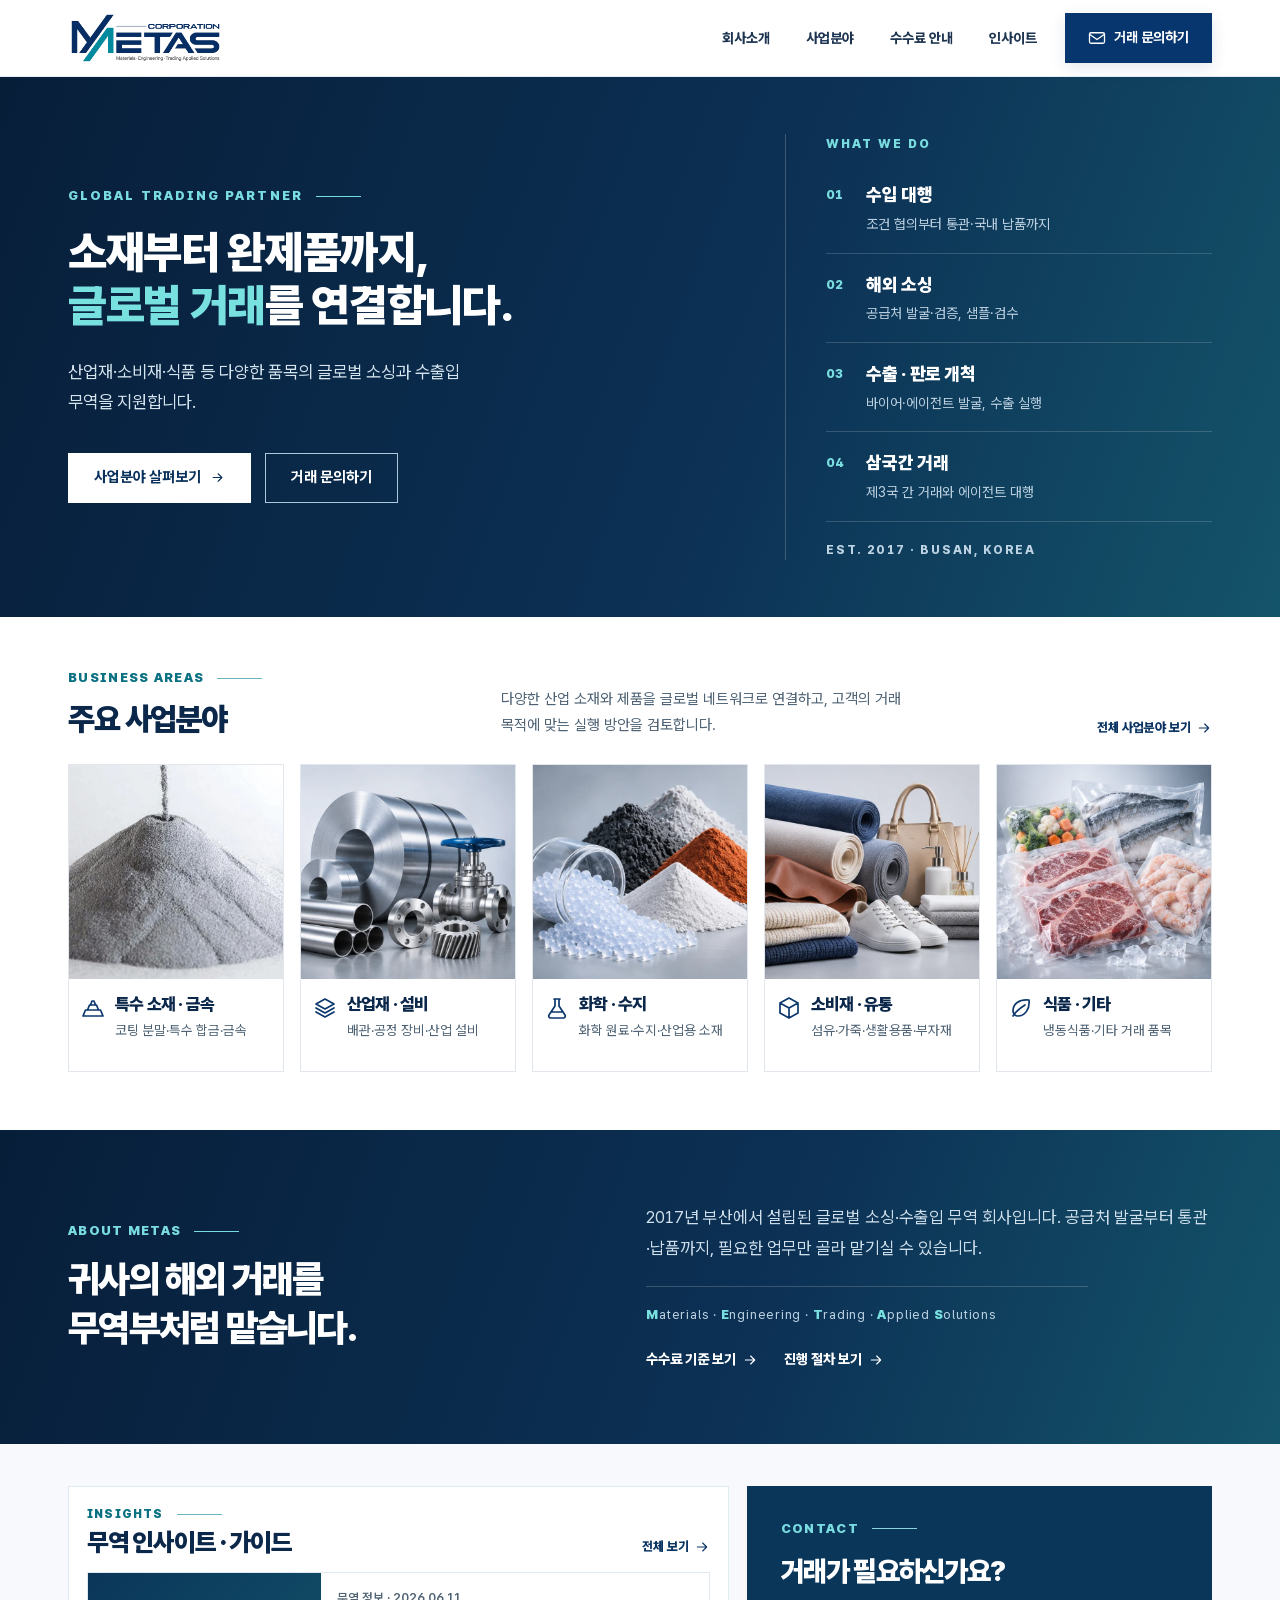
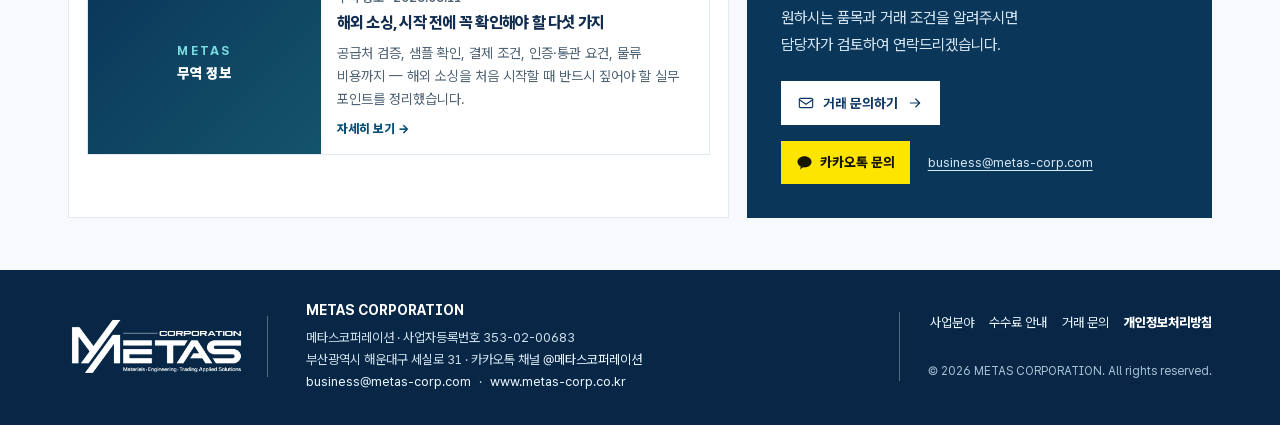
<file: index.html>
<!DOCTYPE html>

<html lang="ko">
<head>
<meta charset="utf-8"/>
<meta content="width=device-width, initial-scale=1.0" name="viewport"/>
<title>METAS CORPORATION / 글로벌 소싱·수출입 무역</title>
<meta content="메타스코퍼레이션의 글로벌 소싱, 수출입 무역대행 및 해외 거래 지원 서비스. 품목과 거래 조건을 알려주시면 분야별 담당자가 검토합니다." name="description"/>
<link href="https://www.metas-corp.co.kr/" rel="canonical"/>
<link href="assets/favicon.png?v=20261122-final-powder" rel="icon" sizes="64x64" type="image/png"/>
<link href="/favicon.ico?v=20261122-final-powder" rel="shortcut icon" type="image/x-icon"/>
<link href="assets/apple-touch-icon.png?v=20261122-final-powder" rel="apple-touch-icon" sizes="180x180"/>
<link href="assets/site.webmanifest?v=20261122-final-powder" rel="manifest"/>
<meta content="#062338" name="theme-color"/>
<meta content="ko_KR" property="og:locale"/>
<meta content="website" property="og:type"/>
<meta content="METAS CORPORATION" property="og:site_name"/>
<meta content="METAS CORPORATION / 글로벌 소싱·수출입 무역" property="og:title"/>
<meta content="메타스코퍼레이션의 글로벌 소싱, 수출입 무역대행 및 해외 거래 지원 서비스. 품목과 거래 조건을 알려주시면 분야별 담당자가 검토합니다." property="og:description"/>
<meta content="https://www.metas-corp.co.kr/" property="og:url"/>
<meta content="https://www.metas-corp.co.kr/assets/og-metas-corporation.jpg?v=20261122-final-powder" property="og:image"/>
<meta content="https://www.metas-corp.co.kr/assets/og-metas-corporation.jpg?v=20261122-final-powder" property="og:image:secure_url"/>
<meta content="image/jpeg" property="og:image:type"/>
<meta content="1200" property="og:image:width"/>
<meta content="630" property="og:image:height"/>
<meta content="METAS CORPORATION - 글로벌 소싱과 수출입 무역대행" property="og:image:alt"/>
<meta content="summary_large_image" name="twitter:card"/>
<meta content="METAS CORPORATION / 글로벌 소싱·수출입 무역" name="twitter:title"/>
<meta content="메타스코퍼레이션의 글로벌 소싱, 수출입 무역대행 및 해외 거래 지원 서비스. 품목과 거래 조건을 알려주시면 분야별 담당자가 검토합니다." name="twitter:description"/>
<meta content="https://www.metas-corp.co.kr/assets/og-metas-corporation.jpg?v=20261122-final-powder" name="twitter:image"/>
<link href="assets/site.css?v=20261122-1" rel="stylesheet"/>
<link href="assets/home.css?v=20261122-contained-final" rel="stylesheet"/>
<link href="assets/home-refinement.css?v=20261122-business-v2" rel="stylesheet"/>
<link href="assets/home-v3.css?v=20261122-v43" rel="stylesheet"/>
<script type="application/ld+json">{"@context": "https://schema.org", "@type": "Organization", "name": "METAS CORPORATION", "alternateName": "메타스코퍼레이션", "url": "https://www.metas-corp.co.kr/", "logo": "https://www.metas-corp.co.kr/assets/metas-logo-transparent.png", "email": "business@metas-corp.com", "foundingDate": "2017", "address": {"@type": "PostalAddress", "streetAddress": "세실로 31", "addressLocality": "해운대구", "addressRegion": "부산광역시", "addressCountry": "KR"}, "sameAs": ["http://pf.kakao.com/_SASyn"]}</script>
<link href="assets/fonts/pretendard/pretendardvariable-dynamic-subset.css" rel="stylesheet"/>
<link href="assets/typography.css?v=20261122-v34" rel="stylesheet"/>
<link href="assets/flat-corners.css?v=20261122-v3" rel="stylesheet"/>
</head>
<body class="home-page" id="top">
<a class="home-skip" href="#mainContent">본문 바로가기</a>
<header class="home-header"><div class="wrap nav">
<a aria-label="METAS CORPORATION 홈" class="brand" href="#top"><img alt="METAS CORPORATION" class="brand-logo" height="240" src="assets/metas-logo-transparent.png" width="720"/></a>
<button aria-controls="homeNavList" aria-expanded="false" aria-label="메뉴 열기" class="menu-toggle" type="button"><span></span><span></span><span></span></button>
<ul id="homeNavList"><li><a href="#about">회사소개</a></li><li><a href="#business">사업분야</a></li><li><a href="fee.html">수수료 안내</a></li><li><a href="#blog">인사이트</a></li></ul><a class="top-cta" href="inquiry.html"><span class="home-icon"><svg aria-hidden="true" viewbox="0 0 24 24"><rect height="14" rx="2" width="20" x="2" y="5"></rect><path d="m2 7 10 7 10-7"></path></svg></span> 거래 문의하기</a></div></header>
<main id="mainContent">
<section aria-labelledby="homeHeroTitle" class="home-hero">
<div class="wrap home-hero-wrap mx-hero">
<div class="home-hero-content reveal show">
<div class="home-kicker">GLOBAL TRADING PARTNER <span></span></div>
<h1 id="homeHeroTitle">소재부터 완제품까지,<br/><span class="mx-nw"><em>글로벌 거래</em>를 연결합니다.</span></h1>
<p>산업재·소비재·식품 등 다양한 품목의 글로벌 소싱과 수출입 무역을 지원합니다.</p>
<div class="home-hero-actions"><a class="btn primary" href="#business">사업분야 살펴보기 <span class="home-icon"><svg aria-hidden="true" viewbox="0 0 24 24"><path d="M5 12h14m-6-6 6 6-6 6"></path></svg></span></a><a class="btn ghost" href="inquiry.html">거래 문의하기</a></div>
</div>
<aside class="mx-hero-side" aria-label="메타스 업무">
<div class="mx-hero-label">WHAT WE DO</div>
<ol>
<li><span>01</span><strong>수입 대행</strong><em>조건 협의부터 통관·국내 납품까지</em></li>
<li><span>02</span><strong>해외 소싱</strong><em>공급처 발굴·검증, 샘플·검수</em></li>
<li><span>03</span><strong>수출 · 판로 개척</strong><em>바이어·에이전트 발굴, 수출 실행</em></li>
<li><span>04</span><strong>삼국간 거래</strong><em>제3국 간 거래와 에이전트 대행</em></li>
</ol>
<div class="mx-hero-fact">EST. 2017 · BUSAN, KOREA</div>
</aside>
</div>
</section>
<section aria-labelledby="businessTitle" class="home-section home-business" id="business">
<div class="wrap"><div class="home-section-title-row reveal"><div><div class="home-kicker">BUSINESS AREAS <span></span></div><h2 id="businessTitle">주요 사업분야</h2></div>
<p>다양한 산업 소재와 제품을 글로벌 네트워크로 연결하고, 고객의 거래 목적에 맞는 실행 방안을 검토합니다.</p>
<a class="home-text-link" href="business.html">전체 사업분야 보기 <span class="home-icon"><svg aria-hidden="true" viewbox="0 0 24 24"><path d="M5 12h14m-6-6 6 6-6 6"></path></svg></span></a></div>
<div class="home-business-grid"><a aria-label="특수 소재 · 금속 상세 사업분야 보기" class="home-business-card reveal" href="business.html#materials">
<picture><source media="(max-width:1020px)" srcset="assets/home-materials-wide.webp?v=20261122-v42" width="800" height="450"/><img alt="금속 분말" decoding="async" height="620" loading="lazy" src="assets/home-materials.webp?v=20261122-v42" width="620"/></picture>
<div class="home-business-card-body"><span class="home-icon business-icon"><svg aria-hidden="true" viewbox="0 0 24 24"><path d="M2 20l2.5-6h15L22 20H2ZM6.5 14 8.5 9h7l2 5M9.5 9l1.5-4h2l1.5 4"></path></svg></span><div><h3>특수 소재 · 금속</h3><p><span class="mx-seg">코팅 분말·</span><wbr/><span class="mx-seg">특수 합금·</span><wbr/><span class="mx-seg">금속</span></p></div></div></a><a aria-label="산업재 · 설비 상세 사업분야 보기" class="home-business-card reveal" href="business.html#industrial">
<img alt="배관자재, 밸브, 기계부품" decoding="async" height="620" loading="lazy" src="assets/home-industrial.webp?v=20261122-business-v2" width="620"/>
<div class="home-business-card-body"><span class="home-icon business-icon"><svg aria-hidden="true" viewbox="0 0 24 24"><path d="m12 3 9 5-9 5-9-5 9-5Zm-9 9 9 5 9-5M3 16l9 5 9-5"></path></svg></span><div><h3>산업재 · 설비</h3><p><span class="mx-seg">배관·</span><wbr/><span class="mx-seg">공정 장비·</span><wbr/><span class="mx-seg">산업 설비</span></p></div></div></a><a aria-label="화학 · 수지 상세 사업분야 보기" class="home-business-card reveal" href="business.html#chemical">
<img alt="수지 펠릿과 산업용 파우더" decoding="async" height="620" loading="lazy" src="assets/home-chemicals.webp?v=20261122-business-v2" width="620"/>
<div class="home-business-card-body"><span class="home-icon business-icon"><svg aria-hidden="true" viewbox="0 0 24 24"><path d="M9 3h6M10 3v7l-6 9a2 2 0 0 0 1.7 3h12.6a2 2 0 0 0 1.7-3l-6-9V3M7 16h10"></path></svg></span><div><h3>화학 · 수지</h3><p><span class="mx-seg">화학 원료·</span><wbr/><span class="mx-seg">수지·</span><wbr/><span class="mx-seg">산업용 소재</span></p></div></div></a><a aria-label="소비재 · 유통 상세 사업분야 보기" class="home-business-card reveal" href="business.html#consumer">
<img alt="섬유, 가죽, 신발과 생활용품" decoding="async" height="620" loading="lazy" src="assets/home-consumer.webp?v=20261122-business-v2" width="620"/>
<div class="home-business-card-body"><span class="home-icon business-icon"><svg aria-hidden="true" viewbox="0 0 24 24"><path d="m12 2 9 5-9 5-9-5 9-5ZM3 7v10l9 5 9-5V7M12 12v10"></path></svg></span><div><h3>소비재 · 유통</h3><p><span class="mx-seg">섬유·</span><wbr/><span class="mx-seg">가죽·</span><wbr/><span class="mx-seg">생활용품·</span><wbr/><span class="mx-seg">부자재</span></p></div></div></a><a aria-label="식품 · 기타 상세 사업분야 보기" class="home-business-card reveal" href="business.html#food">
<img alt="포장된 냉동육 및 냉동식품" decoding="async" height="620" loading="lazy" src="assets/home-food.webp?v=20261122-business-v2" width="620"/>
<div class="home-business-card-body"><span class="home-icon business-icon"><svg aria-hidden="true" viewbox="0 0 24 24"><path d="M20 4C10 3 4 8 4 15a5 5 0 0 0 5 5c7 0 12-7 11-16ZM4 20c3-5 7-8 12-11"></path></svg></span><div><h3>식품 · 기타</h3><p><span class="mx-seg">냉동식품·</span><wbr/><span class="mx-seg">기타 거래 품목</span></p></div></div></a></div>
</div>
</section>
<section aria-labelledby="aboutTitle" class="mx-identity" id="about">
<div class="wrap mx-identity-grid">
<div class="mx-identity-head reveal"><div class="home-kicker">ABOUT METAS <span></span></div>
<h2 id="aboutTitle">귀사의 해외 거래를 <br/>무역부처럼 맡습니다.</h2></div>
<div class="mx-identity-body reveal">
<p>2017년 부산에서 설립된 글로벌 소싱·수출입 무역 회사입니다. 공급처 발굴부터 통관·납품까지, 필요한 업무만 골라 맡기실 수 있습니다.</p>
<p class="mx-motto"><b>M</b>aterials · <b>E</b>ngineering · <b>T</b>rading · <b>A</b>pplied <b>S</b>olutions</p>
<div class="mx-identity-services" aria-label="서비스">
<a href="inquiry.html#importProcessTitle"><span>01</span><strong>수입 대행</strong><em>조건 협의부터 통관·국내 납품까지</em></a>
<a href="inquiry.html"><span>02</span><strong>해외 소싱</strong><em>공급처 발굴·검증, 샘플·검수</em></a>
<a href="inquiry.html#exportProcessTitle"><span>03</span><strong>수출 · 판로 개척</strong><em>바이어·에이전트 발굴, 수출 실행</em></a>
<a href="business.html#services-scope"><span>04</span><strong>삼국간 거래</strong><em>제3국 간 거래와 에이전트 대행</em></a>
</div>
<div class="mx-identity-links"><a href="fee.html">수수료 기준 보기 <span class="home-icon"><svg aria-hidden="true" viewbox="0 0 24 24"><path d="M5 12h14m-6-6 6 6-6 6"></path></svg></span></a><a href="inquiry.html#importProcessTitle">진행 절차 보기 <span class="home-icon"><svg aria-hidden="true" viewbox="0 0 24 24"><path d="M5 12h14m-6-6 6 6-6 6"></path></svg></span></a></div>
</div>
</div>
</section>
<section aria-label="인사이트 및 거래 문의 안내" class="home-section home-editorial">
<div class="wrap home-editorial-grid"><div class="home-insights" id="blog"><div class="home-editorial-heading"><div><div class="home-kicker">INSIGHTS <span></span></div><h2>무역 인사이트 · 가이드</h2></div><a class="home-text-link" href="blog/index.html">전체 보기 <span class="home-icon"><svg aria-hidden="true" viewbox="0 0 24 24"><path d="M5 12h14m-6-6 6 6-6 6"></path></svg></span></a></div>
<div aria-live="polite" class="blog-grid home-blog-grid" data-limit="3" data-post-view="home" id="latestBlogGrid"><p class="post-status" role="status">등록된 블로그 글을 불러오고 있습니다.</p></div><noscript><a href="blog/index.html">블로그 전체 글 보기</a></noscript></div>
<aside class="home-contact-panel" id="contact"><div class="home-contact-content"><div class="home-kicker">CONTACT <span></span></div><h2>거래가 필요하신가요?</h2>
<p>원하시는 품목과 거래 조건을 알려주시면 담당자가 검토하여 연락드리겠습니다.</p>
<a class="btn light" href="inquiry.html"><span class="home-icon"><svg aria-hidden="true" viewbox="0 0 24 24"><rect height="14" rx="2" width="20" x="2" y="5"></rect><path d="m2 7 10 7 10-7"></path></svg></span> 거래 문의하기 <span class="home-icon"><svg aria-hidden="true" viewbox="0 0 24 24"><path d="M5 12h14m-6-6 6 6-6 6"></path></svg></span></a>
<div class="mx-contact-alt"><a class="mx-kakao" href="http://pf.kakao.com/_SASyn/chat" rel="noopener noreferrer" target="_blank"><svg aria-hidden="true" fill="#191600" viewbox="0 0 24 24"><path d="M12 3C6.48 3 2 6.58 2 10.99c0 2.86 1.9 5.37 4.76 6.78-.21.77-.76 2.8-.87 3.24-.14.55.2.54.42.39.17-.11 2.71-1.84 3.81-2.59.6.09 1.23.14 1.88.14 5.52 0 10-3.58 10-7.99C22 6.58 17.52 3 12 3z"></path></svg> 카카오톡 문의</a><a class="mx-mail" href="mailto:business@metas-corp.com">business@metas-corp.com</a></div></div></aside>
</div>
</section>
</main>
<footer class="footer">
<div class="wrap home-footer-row">
<div class="home-footer-logo"><a aria-label="METAS CORPORATION 홈" href="index.html"><img alt="METAS CORPORATION" height="240" src="assets/metas-logo-white-transparent.png" width="720"/></a></div>
<div class="home-footer-info"><strong>METAS CORPORATION</strong><p>메타스코퍼레이션 · 사업자등록번호 353-02-00683</p><p>부산광역시 해운대구 세실로 31 · 카카오톡 채널 <a href="http://pf.kakao.com/_SASyn" rel="noopener" target="_blank">@메타스코퍼레이션</a></p><p><a href="mailto:business@metas-corp.com">business@metas-corp.com</a><span class="dot">·</span><a href="https://www.metas-corp.co.kr">www.metas-corp.co.kr</a></p></div>
<div class="home-footer-links"><div><a href="business.html">사업분야</a><a href="fee.html">수수료 안내</a><a href="inquiry.html">거래 문의</a><a href="privacy.html"><b>개인정보처리방침</b></a></div><small>© 2026 METAS CORPORATION. All rights reserved.</small></div>
</div>
</footer>
<button aria-label="맨 위로 이동" class="to-top" id="toTop" type="button">
<svg fill="none" stroke="currentColor" stroke-linecap="round" stroke-linejoin="round" stroke-width="2.4" viewbox="0 0 24 24"><path d="M12 19V5M5 12l7-7 7 7"></path></svg>
</button>
<script>
(function(){
  const toTop=document.getElementById('toTop');
  if(toTop){
    window.addEventListener('scroll',()=>toTop.classList.toggle('show',window.scrollY>400),{passive:true});
    toTop.addEventListener('click',()=>window.scrollTo({top:0,behavior:'smooth'}));
  }
  if('IntersectionObserver' in window){
    const io=new IntersectionObserver(entries=>entries.forEach(e=>{if(e.isIntersecting){e.target.classList.add('show');io.unobserve(e.target)}}),{threshold:.08});
    document.querySelectorAll('.reveal').forEach(n=>io.observe(n));
  }else{document.querySelectorAll('.reveal').forEach(n=>n.classList.add('show'))}
})();
</script>
<script>
(function(){
  const button=document.querySelector('.menu-toggle');
  const menu=document.querySelector('.nav ul');
  if(!button||!menu)return;
  const close=()=>{button.setAttribute('aria-expanded','false');menu.classList.remove('open');document.body.classList.remove('menu-open');};
  button.addEventListener('click',()=>{const open=button.getAttribute('aria-expanded')==='true';button.setAttribute('aria-expanded',String(!open));menu.classList.toggle('open',!open);document.body.classList.toggle('menu-open',!open);});
  menu.querySelectorAll('a').forEach(a=>a.addEventListener('click',close));
  document.addEventListener('click',e=>{if(!menu.contains(e.target)&&!button.contains(e.target))close();});
  window.addEventListener('resize',()=>{if(window.innerWidth>860)close();});
})();
</script>
<script defer="" src="assets/blog-feed.js?v=20261122-v43"></script></body></html>
</file>
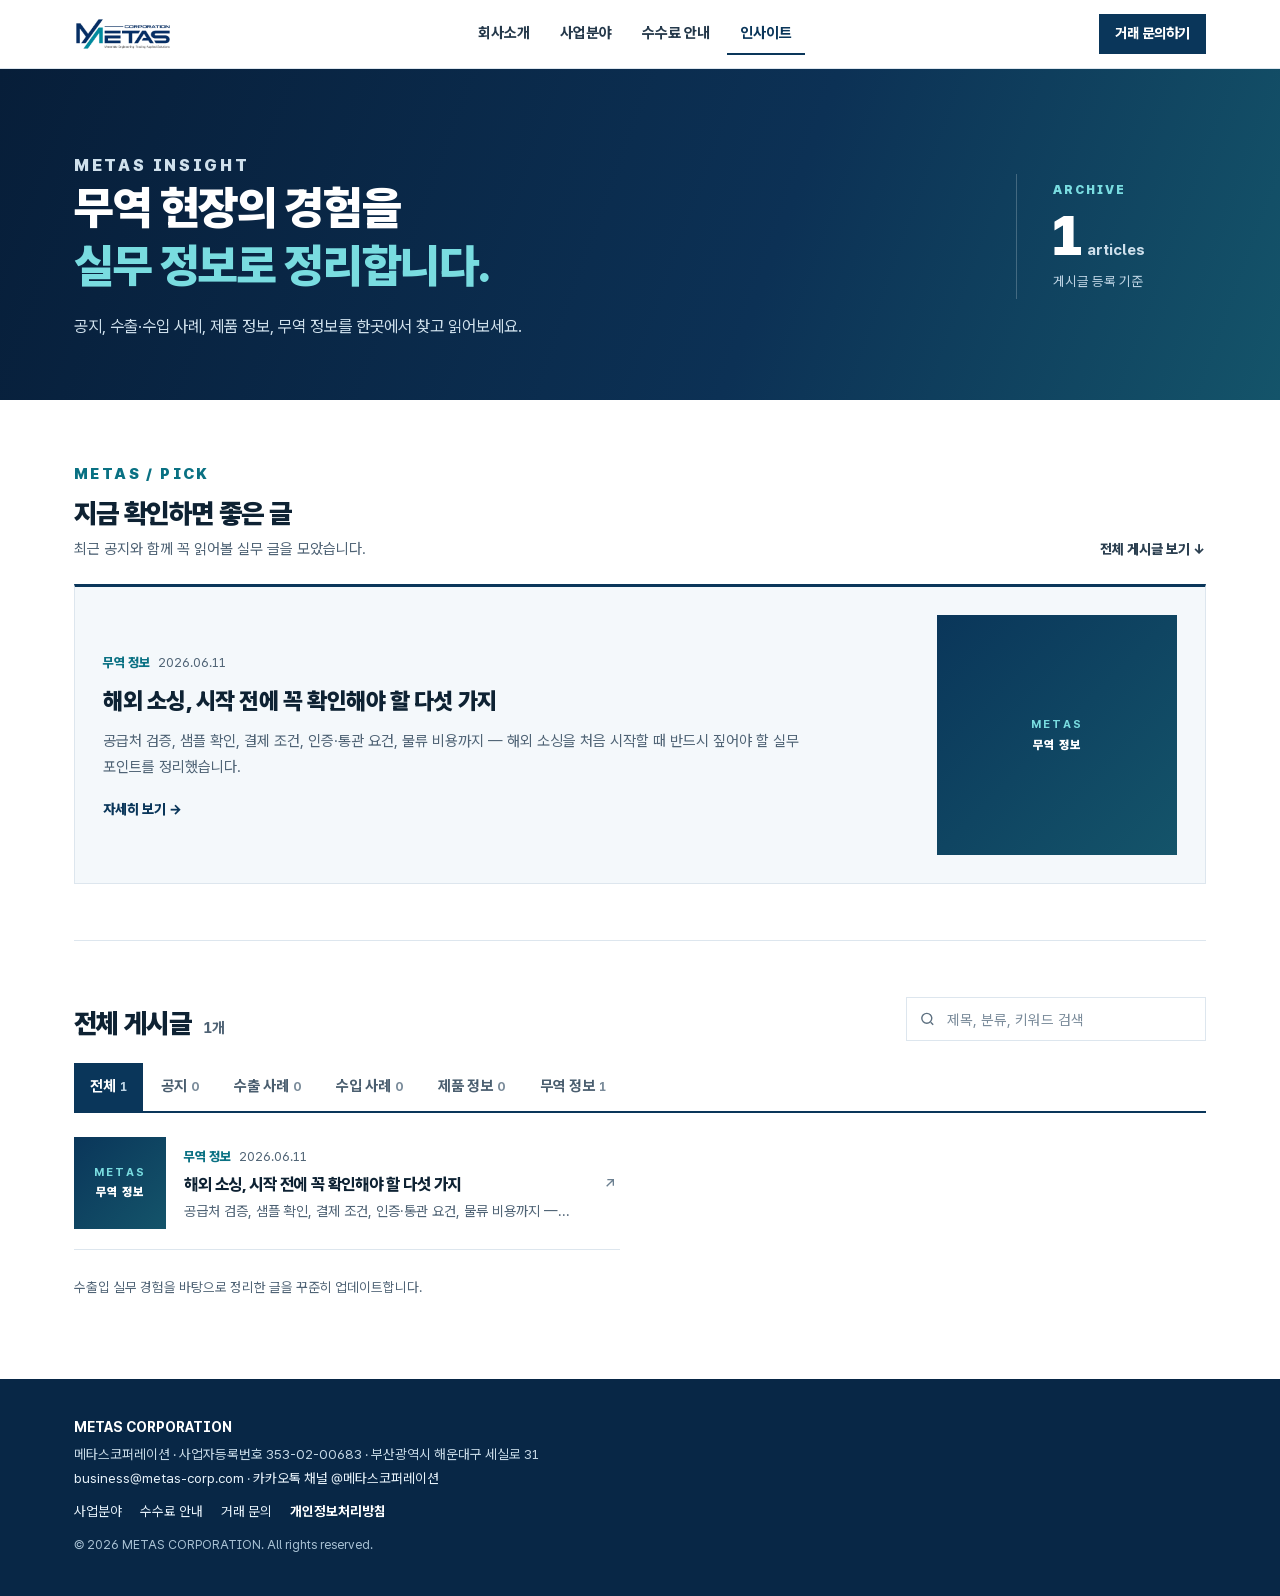
<file: blog/index.html>
<!DOCTYPE html>
<html lang="ko">
<head>
<meta charset="utf-8"/>
<meta content="width=device-width, initial-scale=1.0" name="viewport"/>
<title>인사이트 | METAS CORPORATION</title>
<meta content="메타스코퍼레이션의 공지, 수출·수입 사례, 제품 정보, 무역 정보를 한곳에서 확인하세요." name="description"/>
<link href="https://www.metas-corp.co.kr/blog/" rel="canonical"/>
<link href="../assets/favicon.png?v=20261122-final-powder" rel="icon" sizes="64x64" type="image/png"/>
<link href="/favicon.ico?v=20261122-final-powder" rel="shortcut icon" type="image/x-icon"/>
<link href="../assets/apple-touch-icon.png?v=20261122-final-powder" rel="apple-touch-icon" sizes="180x180"/>
<link href="../assets/site.webmanifest?v=20261122-final-powder" rel="manifest"/>
<meta content="#062338" name="theme-color"/>
<meta content="ko_KR" property="og:locale"/>
<meta content="website" property="og:type"/>
<meta content="METAS CORPORATION" property="og:site_name"/>
<meta content="인사이트 | METAS CORPORATION" property="og:title"/>
<meta content="메타스코퍼레이션의 공지, 수출·수입 사례, 제품 정보, 무역 정보를 한곳에서 확인하세요." property="og:description"/>
<meta content="https://www.metas-corp.co.kr/blog/" property="og:url"/>
<meta content="https://www.metas-corp.co.kr/assets/og-metas-corporation.jpg?v=20261122-final-powder" property="og:image"/>
<meta content="https://www.metas-corp.co.kr/assets/og-metas-corporation.jpg?v=20261122-final-powder" property="og:image:secure_url"/>
<meta content="image/jpeg" property="og:image:type"/>
<meta content="1200" property="og:image:width"/>
<meta content="630" property="og:image:height"/>
<meta content="METAS CORPORATION - 글로벌 소싱과 수출입 무역대행" property="og:image:alt"/>
<meta content="summary_large_image" name="twitter:card"/>
<meta content="인사이트 | METAS CORPORATION" name="twitter:title"/>
<meta content="메타스코퍼레이션의 공지, 수출·수입 사례, 제품 정보, 무역 정보를 한곳에서 확인하세요." name="twitter:description"/>
<meta content="https://www.metas-corp.co.kr/assets/og-metas-corporation.jpg?v=20261122-final-powder" name="twitter:image"/>
<link href="../assets/fonts/pretendard/pretendardvariable-dynamic-subset.css" rel="stylesheet"/>
<link href="../assets/typography.css?v=20261122-v34" rel="stylesheet"/>
<link href="../assets/insight.css?v=20261122-v44" rel="stylesheet"/>
</head>
<body class="ins">
<header class="ins-header">
<div class="wrap">
<a aria-label="METAS CORPORATION 홈" class="brand" href="../index.html"><img alt="METAS CORPORATION" src="../assets/metas-logo-transparent.png" width="148" height="34"/></a>
<nav aria-label="주요 메뉴"><ul class="ins-nav"><li><a href="../index.html#about">회사소개</a></li><li><a href="../business.html">사업분야</a></li><li><a href="../fee.html">수수료 안내</a></li><li><a href="index.html" aria-current="page">인사이트</a></li></ul></nav>
<a class="ins-cta" href="../inquiry.html">거래 문의하기</a>
</div>
</header>
<main>
<section class="ins-hero" aria-labelledby="insTitle">
<div class="wrap">
<div>
<p class="ins-kicker">METAS INSIGHT</p>
<h1 id="insTitle">무역 현장의 경험을<br/><em>실무 정보로 정리합니다.</em></h1>
<p>공지, 수출·수입 사례, 제품 정보, 무역 정보를 한곳에서 찾고 읽어보세요.</p>
</div>
<div class="ins-archive" aria-label="전체 게시글 수"><span>ARCHIVE</span><strong id="insTotal">–</strong><small>articles</small><p>게시글 등록 기준</p></div>
</div>
</section>

<div class="wrap">
<section class="ins-section" id="insFeaturedSection" aria-labelledby="featTitle">
<div class="ins-head"><div><p class="ins-kicker">METAS / PICK</p><h2 id="featTitle">지금 확인하면 좋은 글</h2><p>최근 공지와 함께 꼭 읽어볼 실무 글을 모았습니다.</p></div><a class="ins-more" href="#all">전체 게시글 보기 ↓</a></div>
<div class="ins-featured" id="insFeatured"></div>
</section>

<section class="ins-all" id="all" aria-labelledby="allTitle">
<div class="ins-head"><h2 id="allTitle">전체 게시글 <small id="insAllCount"></small></h2>
<label class="ins-search"><svg aria-hidden="true" viewBox="0 0 24 24"><circle cx="11" cy="11" r="7"/><path d="m20 20-3.5-3.5"/></svg><span class="sr-only" style="position:absolute;width:1px;height:1px;overflow:hidden;clip:rect(0 0 0 0)">게시글 검색</span><input id="insSearch" type="search" placeholder="제목, 분류, 키워드 검색" autocomplete="off"/></label></div>
<ul class="ins-tabs" id="insTabs" role="tablist" aria-label="카테고리"></ul>
<p class="ins-result" aria-live="polite" style="position:absolute;width:1px;height:1px;overflow:hidden;clip:rect(0 0 0 0)">검색 결과 <span id="insResultCount"></span></p>
<ul class="ins-list" id="insList"><li class="ins-empty">게시글을 불러오고 있습니다.</li></ul>
<div class="ins-pager" id="insPager" hidden><button id="insMore" type="button">더 보기</button></div>
<p class="ins-note">수출입 실무 경험을 바탕으로 정리한 글을 꾸준히 업데이트합니다.</p>
</section>
</div>
</main>
<footer class="ins-footer">
<div class="wrap">
<strong>METAS CORPORATION</strong>
<p>메타스코퍼레이션 · 사업자등록번호 353-02-00683 · 부산광역시 해운대구 세실로 31</p>
<p><a href="mailto:business@metas-corp.com">business@metas-corp.com</a> · <a href="http://pf.kakao.com/_SASyn" rel="noopener" target="_blank">카카오톡 채널 @메타스코퍼레이션</a></p>
<p class="links"><a href="../business.html">사업분야</a><a href="../fee.html">수수료 안내</a><a href="../inquiry.html">거래 문의</a><a href="../privacy.html"><b>개인정보처리방침</b></a></p>
<small>© 2026 METAS CORPORATION. All rights reserved.</small>
</div>
</footer>
<script src="../assets/insight.js?v=20261122-v42"></script>
</body>
</html>
</file>
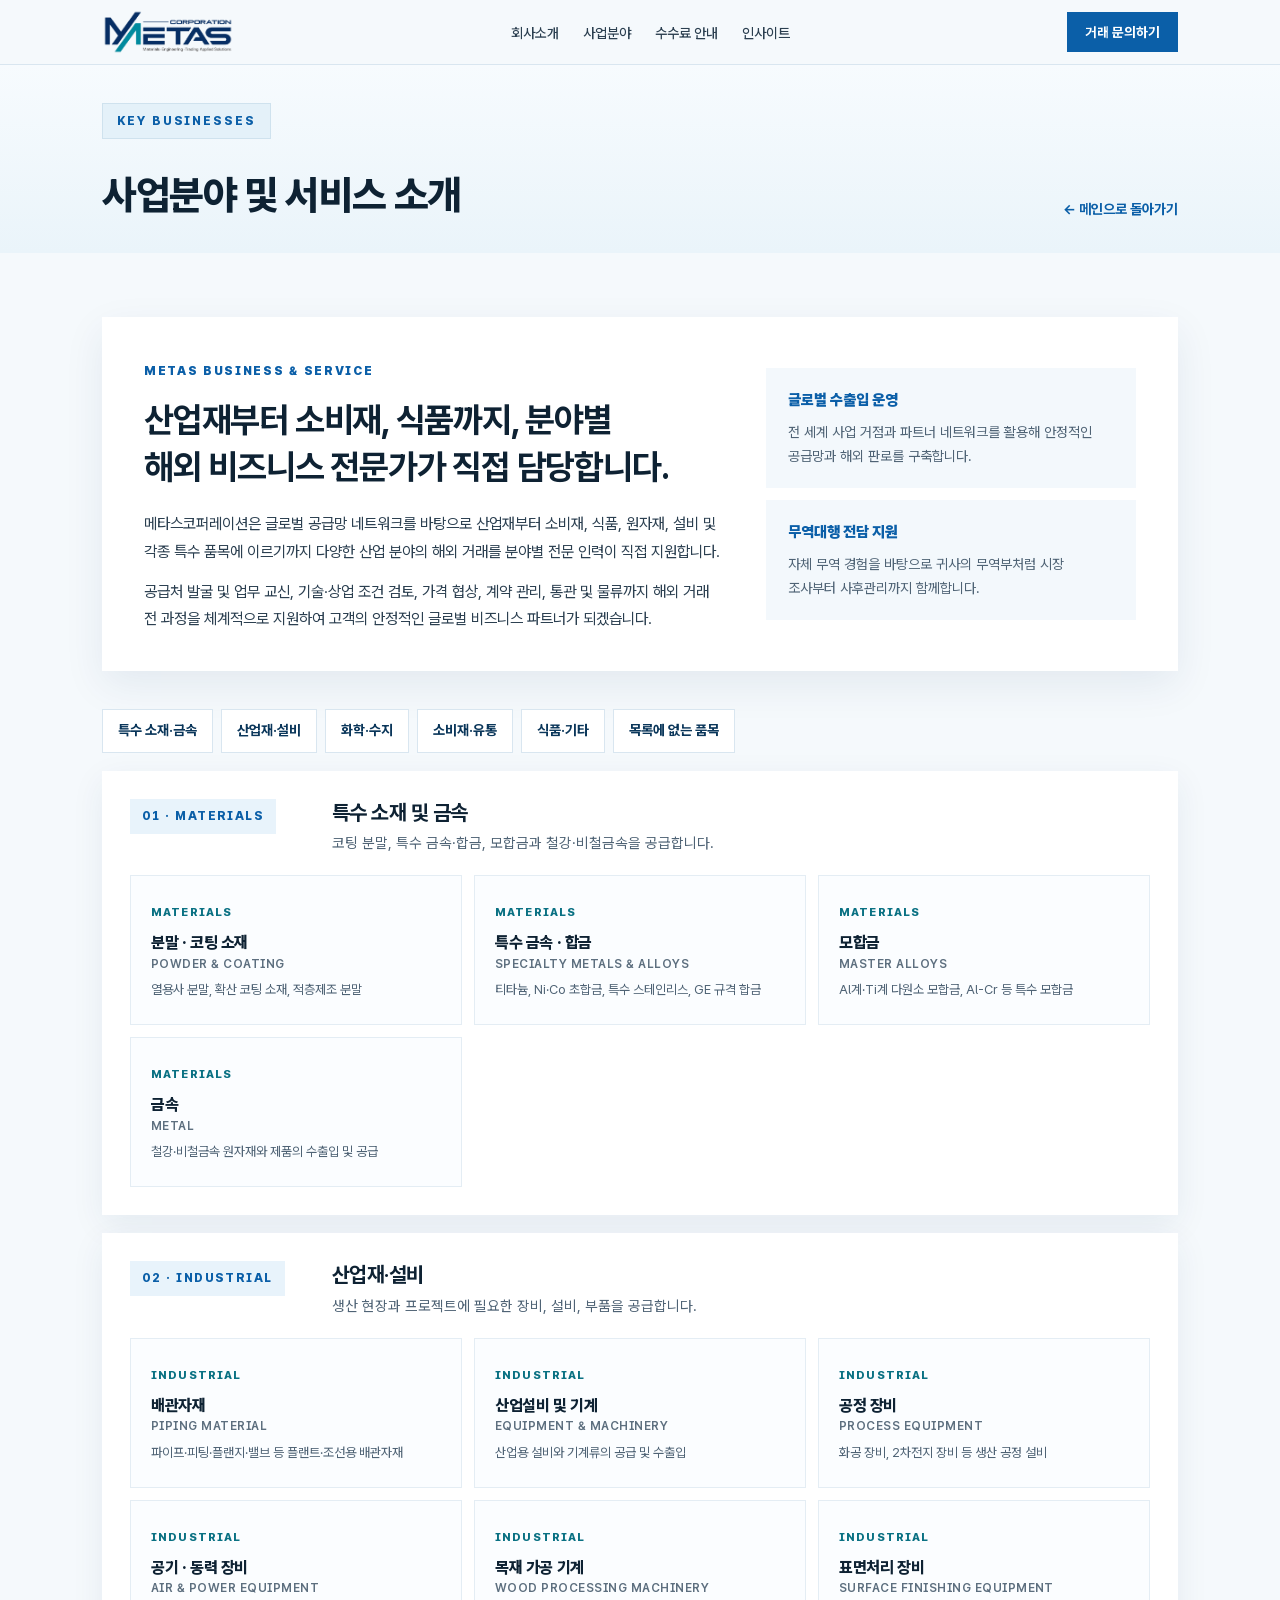
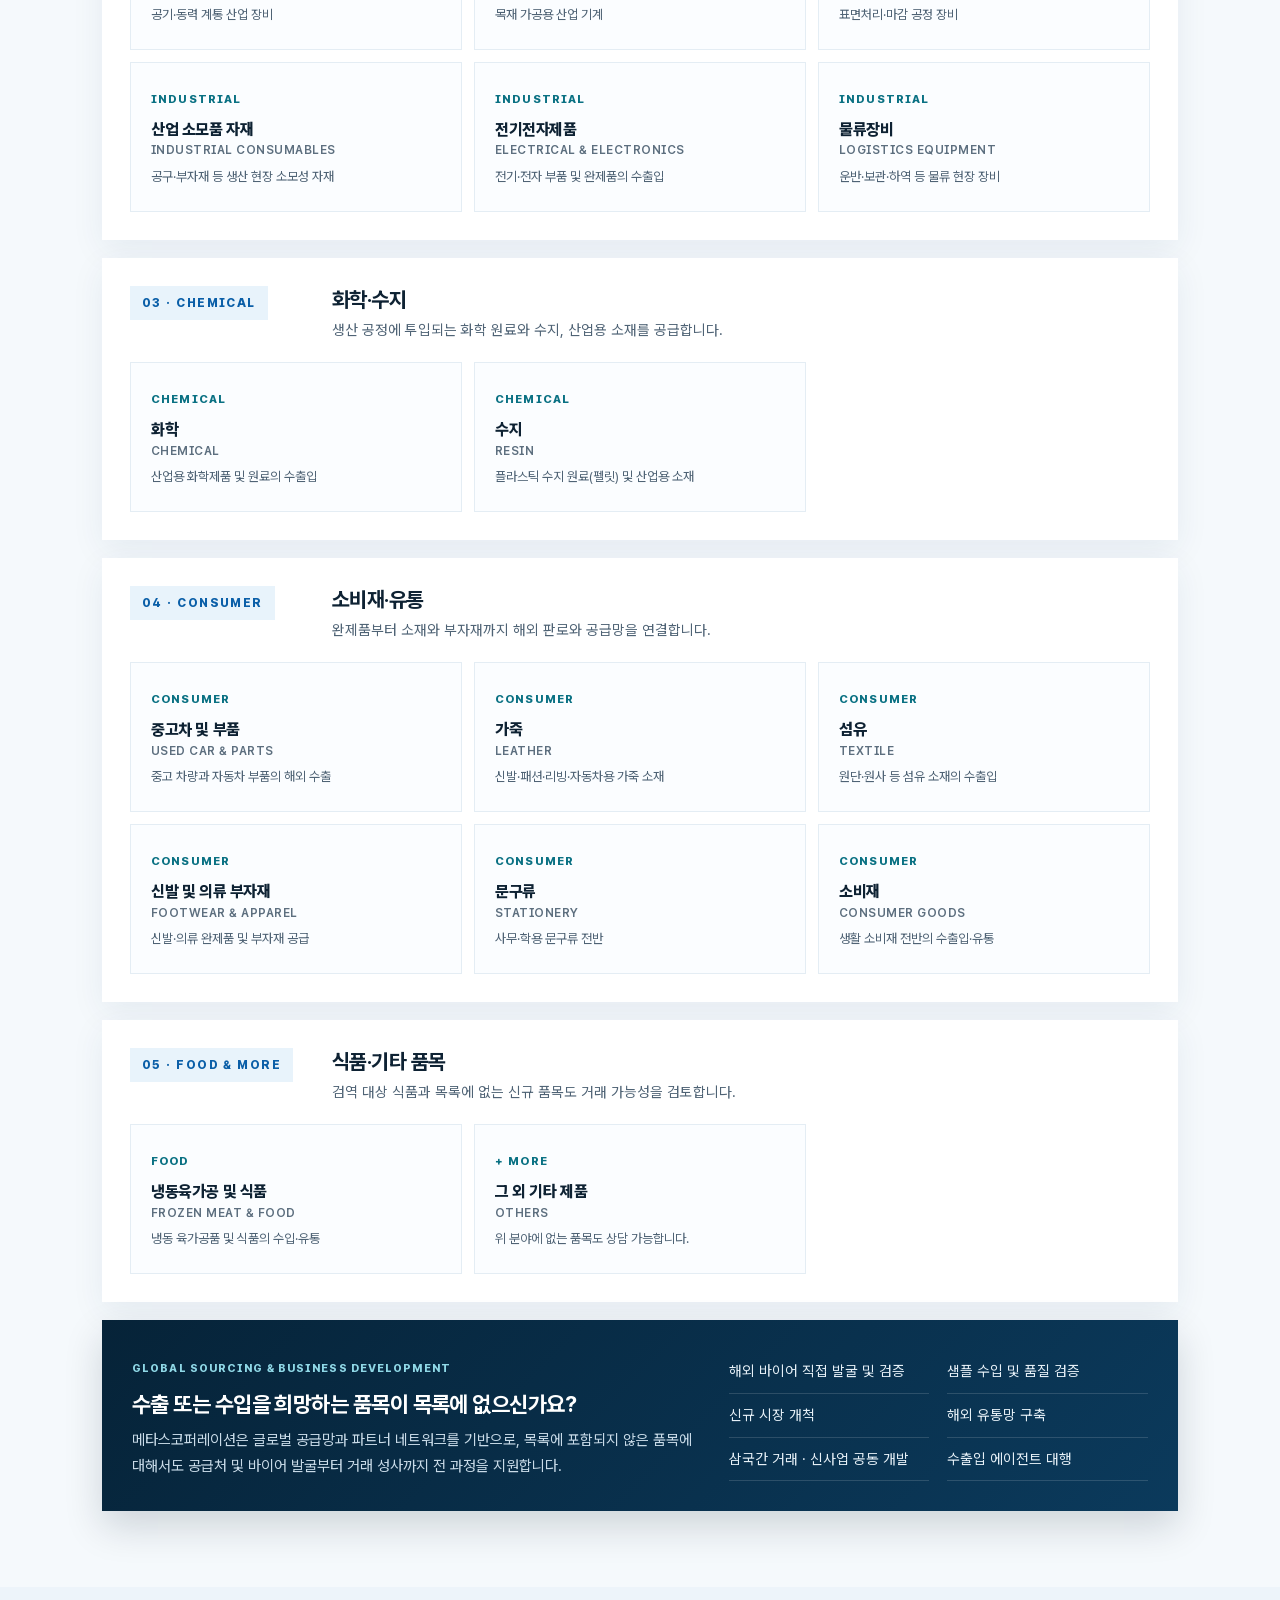
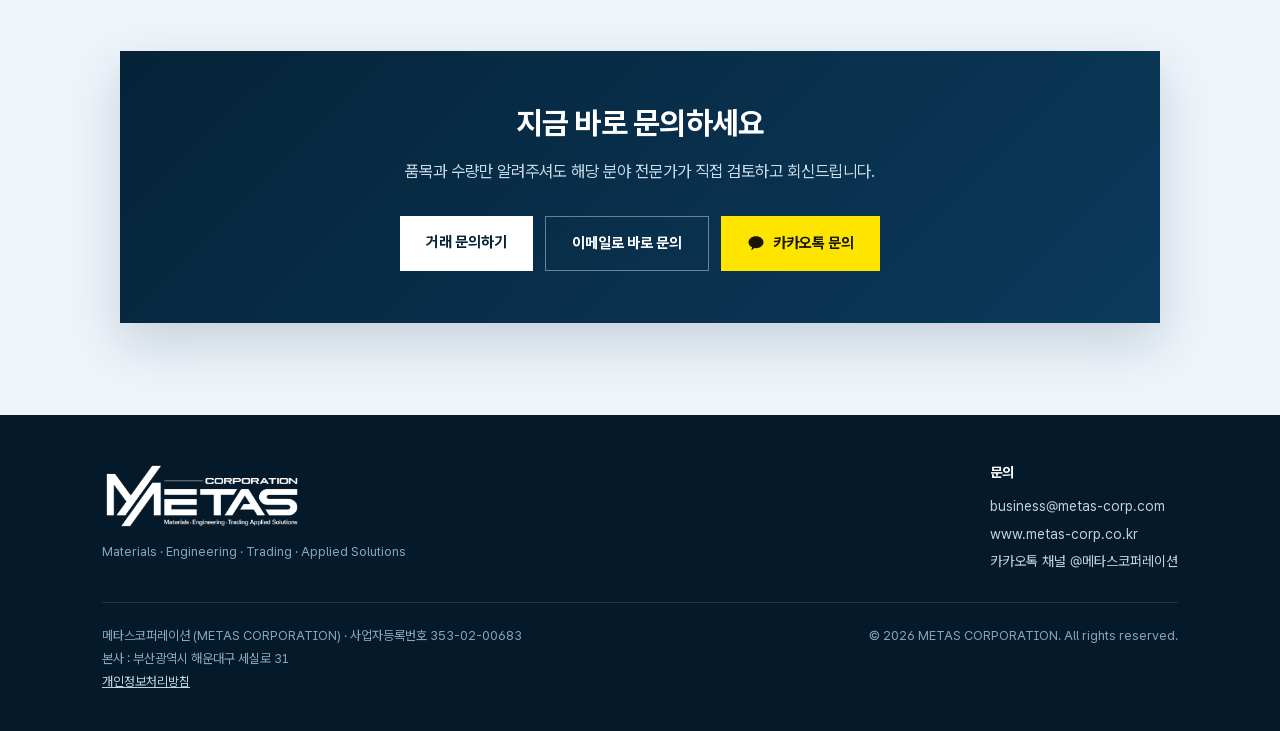
<file: business.html>
<!DOCTYPE html>

<html lang="ko">
<head>
<meta charset="utf-8"/>
<meta content="width=device-width, initial-scale=1.0" name="viewport"/>
<title>사업분야 및 서비스 소개 | METAS CORPORATION</title>
<meta name="description" content="산업재, 기계, 소비재, 식품 등 다양한 품목의 글로벌 소싱과 수출입 무역대행 서비스를 안내합니다."/>
<link rel="canonical" href="https://www.metas-corp.co.kr/business.html"/>
<link rel="icon" href="assets/favicon.png?v=20261122-final-powder" type="image/png" sizes="64x64"/>
<link rel="shortcut icon" href="/favicon.ico?v=20261122-final-powder" type="image/x-icon"/>
<link rel="apple-touch-icon" href="assets/apple-touch-icon.png?v=20261122-final-powder" sizes="180x180"/>
<link rel="manifest" href="assets/site.webmanifest?v=20261122-final-powder"/>
<meta name="theme-color" content="#062338"/>
<meta property="og:locale" content="ko_KR"/>
<meta property="og:type" content="website"/>
<meta property="og:site_name" content="METAS CORPORATION"/>
<meta property="og:title" content="사업분야 및 서비스 소개 | METAS CORPORATION"/>
<meta property="og:description" content="산업재, 기계, 소비재, 식품 등 다양한 품목의 글로벌 소싱과 수출입 무역대행 서비스를 안내합니다."/>
<meta property="og:url" content="https://www.metas-corp.co.kr/business.html"/>
<meta property="og:image" content="https://www.metas-corp.co.kr/assets/og-metas-corporation.jpg?v=20261122-final-powder"/>
<meta property="og:image:secure_url" content="https://www.metas-corp.co.kr/assets/og-metas-corporation.jpg?v=20261122-final-powder"/>
<meta property="og:image:type" content="image/jpeg"/>
<meta property="og:image:width" content="1200"/>
<meta property="og:image:height" content="630"/>
<meta property="og:image:alt" content="METAS CORPORATION - 글로벌 소싱과 수출입 무역대행"/>
<meta name="twitter:card" content="summary_large_image"/>
<meta name="twitter:title" content="사업분야 및 서비스 소개 | METAS CORPORATION"/>
<meta name="twitter:description" content="산업재, 기계, 소비재, 식품 등 다양한 품목의 글로벌 소싱과 수출입 무역대행 서비스를 안내합니다."/>
<meta name="twitter:image" content="https://www.metas-corp.co.kr/assets/og-metas-corporation.jpg?v=20261122-final-powder"/>

<link href="assets/site.css?v=20261122-1" rel="stylesheet"/>
<link rel="stylesheet" href="assets/subpage-v3.css?v=20261122-v37"/>
<link href="assets/fonts/pretendard/pretendardvariable-dynamic-subset.css" rel="stylesheet"/>
<link href="assets/typography.css?v=20261122-v34" rel="stylesheet"/>
<link rel="stylesheet" href="assets/flat-corners.css?v=20261122-v3"/>
</head>
<body id="top">
<header>
<div class="wrap nav">
<a aria-label="METAS CORPORATION 홈" class="brand" href="index.html"><img alt="METAS CORPORATION" class="brand-logo" src="assets/metas-logo-transparent.png"/></a>
<button aria-expanded="false" aria-label="메뉴 열기" class="menu-toggle" type="button"><span></span><span></span><span></span></button><ul><li><a href="index.html#about">회사소개</a></li><li><a href="business.html">사업분야</a></li><li><a href="fee.html">수수료 안내</a></li><li><a href="blog/index.html">인사이트</a></li></ul>
<a class="top-cta" href="inquiry.html">거래 문의하기</a>
</div>
</header>
<main>
<div class="page-top">
<div class="wrap">
<div>
<div class="eyebrow">KEY BUSINESSES</div>
<h1>사업분야 및 서비스 소개</h1>
</div>
<a class="back" href="index.html">← 메인으로 돌아가기</a>
</div>
</div>
<!-- 사업분야 -->
<section class="section" id="business">
<div class="wrap">
<div class="business-overview reveal">
  <div class="business-overview-main">
    <span class="business-overview-label">METAS BUSINESS &amp; SERVICE</span>
    <h2>산업재부터 소비재, 식품까지, 분야별 해외 비즈니스 전문가가 직접 담당합니다.</h2>
    <p>메타스코퍼레이션은 글로벌 공급망 네트워크를 바탕으로 산업재부터 소비재, 식품, 원자재, 설비 및 각종 특수 품목에 이르기까지 다양한 산업 분야의 해외 거래를 분야별 전문 인력이 직접 지원합니다.</p><p>공급처 발굴 및 업무 교신, 기술·상업 조건 검토, 가격 협상, 계약 관리, 통관 및 물류까지 해외 거래 전 과정을 체계적으로 지원하여 고객의 안정적인 글로벌 비즈니스 파트너가 되겠습니다.</p>
  </div>
  <div class="business-overview-points">
    <article>
      <strong>글로벌 수출입 운영</strong>
      <p>전 세계 사업 거점과 파트너 네트워크를 활용해 안정적인 공급망과 해외 판로를 구축합니다.</p>
    </article>
    <article>
      <strong>무역대행 전담 지원</strong>
      <p>자체 무역 경험을 바탕으로 귀사의 무역부처럼 시장 조사부터 사후관리까지 함께합니다.</p>
    </article>
  </div>
</div>
<nav class="biz-jump reveal" aria-label="사업분야 바로가기"><a href="#materials">특수 소재·금속</a><a href="#industrial">산업재·설비</a><a href="#chemical">화학·수지</a><a href="#consumer">소비재·유통</a><a href="#food">식품·기타</a><a href="#services-scope">목록에 없는 품목</a></nav>
<div class="business-groups reveal"><section class="business-group materials-group" id="materials"><div class="business-group-head"><span class="group-label">01 · MATERIALS</span><h3>특수 소재 및 금속</h3><p>코팅 분말, 특수 금속·합금, 모합금과 철강·비철금속을 공급합니다.</p></div><div class="business-card-grid"><div class="biz-card"><span class="cat">MATERIALS</span><h3>분말 · 코팅 소재 <small>POWDER &amp; COATING</small></h3><p>열용사 분말, 확산 코팅 소재, 적층제조 분말</p></div><div class="biz-card"><span class="cat">MATERIALS</span><h3>특수 금속 · 합금 <small>SPECIALTY METALS &amp; ALLOYS</small></h3><p>티타늄, Ni·Co 초합금, 특수&nbsp;스테인리스, GE&nbsp;규격&nbsp;합금</p></div><div class="biz-card"><span class="cat">MATERIALS</span><h3>모합금 <small>MASTER ALLOYS</small></h3><p>Al계·Ti계 다원소 모합금, Al-Cr 등 특수 모합금</p></div><div class="biz-card"><span class="cat">MATERIALS</span><h3>금속 <small>METAL</small></h3><p>철강·비철금속 원자재와 제품의 수출입 및 공급</p></div></div></section><section class="business-group industrial-group" id="industrial"><div class="business-group-head"><span class="group-label">02 · INDUSTRIAL</span><h3>산업재·설비</h3><p>생산 현장과 프로젝트에 필요한 장비, 설비, 부품을 공급합니다.</p></div><div class="business-card-grid"><div class="biz-card"><span class="cat">INDUSTRIAL</span><h3>배관자재 <small>PIPING MATERIAL</small></h3><p>파이프·피팅·플랜지·밸브 등 플랜트·조선용 배관자재</p></div><div class="biz-card"><span class="cat">INDUSTRIAL</span><h3>산업설비 및 기계 <small>EQUIPMENT &amp; MACHINERY</small></h3><p>산업용 설비와 기계류의 공급 및 수출입</p></div><div class="biz-card"><span class="cat">INDUSTRIAL</span><h3>공정 장비 <small>PROCESS EQUIPMENT</small></h3><p>화공 장비, 2차전지 장비 등 생산 공정 설비</p></div><div class="biz-card"><span class="cat">INDUSTRIAL</span><h3>공기 · 동력 장비 <small>AIR &amp; POWER EQUIPMENT</small></h3><p>공기·동력 계통 산업 장비</p></div><div class="biz-card"><span class="cat">INDUSTRIAL</span><h3>목재 가공 기계 <small>WOOD PROCESSING MACHINERY</small></h3><p>목재 가공용 산업 기계</p></div><div class="biz-card"><span class="cat">INDUSTRIAL</span><h3>표면처리 장비 <small>SURFACE FINISHING EQUIPMENT</small></h3><p>표면처리·마감 공정 장비</p></div><div class="biz-card"><span class="cat">INDUSTRIAL</span><h3>산업 소모품 자재 <small>INDUSTRIAL CONSUMABLES</small></h3><p>공구·부자재 등 생산 현장 소모성 자재</p></div><div class="biz-card"><span class="cat">INDUSTRIAL</span><h3>전기전자제품 <small>ELECTRICAL &amp; ELECTRONICS</small></h3><p>전기·전자 부품 및 완제품의 수출입</p></div><div class="biz-card"><span class="cat">INDUSTRIAL</span><h3>물류장비 <small>LOGISTICS EQUIPMENT</small></h3><p>운반·보관·하역 등 물류 현장 장비</p></div></div></section><section class="business-group chemical-group" id="chemical"><div class="business-group-head"><span class="group-label">03 · CHEMICAL</span><h3>화학·수지</h3><p>생산 공정에 투입되는 화학 원료와 수지, 산업용 소재를 공급합니다.</p></div><div class="business-card-grid"><div class="biz-card"><span class="cat">CHEMICAL</span><h3>화학 <small>CHEMICAL</small></h3><p>산업용 화학제품 및 원료의 수출입</p></div><div class="biz-card"><span class="cat">CHEMICAL</span><h3>수지 <small>RESIN</small></h3><p>플라스틱 수지 원료(펠릿) 및 산업용 소재</p></div></div></section><section class="business-group consumer-group" id="consumer"><div class="business-group-head"><span class="group-label">04 · CONSUMER</span><h3>소비재·유통</h3><p>완제품부터 소재와 부자재까지 해외 판로와 공급망을 연결합니다.</p></div><div class="business-card-grid"><div class="biz-card"><span class="cat">CONSUMER</span><h3>중고차 및 부품 <small>USED CAR &amp; PARTS</small></h3><p>중고 차량과 자동차 부품의 해외 수출</p></div><div class="biz-card"><span class="cat">CONSUMER</span><h3>가죽 <small>LEATHER</small></h3><p>신발·패션·리빙·자동차용 가죽 소재</p></div><div class="biz-card"><span class="cat">CONSUMER</span><h3>섬유 <small>TEXTILE</small></h3><p>원단·원사 등 섬유 소재의 수출입</p></div><div class="biz-card"><span class="cat">CONSUMER</span><h3>신발 및 의류 부자재 <small>FOOTWEAR &amp; APPAREL</small></h3><p>신발·의류 완제품 및 부자재 공급</p></div><div class="biz-card"><span class="cat">CONSUMER</span><h3>문구류 <small>STATIONERY</small></h3><p>사무·학용 문구류 전반</p></div><div class="biz-card"><span class="cat">CONSUMER</span><h3>소비재 <small>CONSUMER GOODS</small></h3><p>생활 소비재 전반의 수출입·유통</p></div></div></section><section class="business-group food-group" id="food"><div class="business-group-head"><span class="group-label">05 · FOOD &amp; MORE</span><h3>식품·기타 품목</h3><p>검역 대상 식품과 목록에 없는 신규 품목도 거래 가능성을 검토합니다.</p></div><div class="business-card-grid"><div class="biz-card"><span class="cat">FOOD</span><h3>냉동육가공 및 식품 <small>FROZEN MEAT &amp; FOOD</small></h3><p>냉동 육가공품 및 식품의 수입·유통</p></div><div class="biz-card"><span class="cat">+ MORE</span><h3>그 외 기타 제품 <small>OTHERS</small></h3><p>위 분야에 없는 품목도 상담 가능합니다.</p></div></div></section><div class="sourcing-panel" id="services-scope">
<div>
<span class="cat">GLOBAL SOURCING &amp; BUSINESS DEVELOPMENT</span>
<h3>수출 또는 수입을 희망하는 품목이 목록에 없으신가요?</h3>
<p>메타스코퍼레이션은 글로벌 공급망과 파트너 네트워크를 기반으로, 목록에 포함되지 않은 품목에<br/>대해서도 공급처 및 바이어 발굴부터 거래 성사까지 전 과정을 지원합니다.</p>
</div>
<ul>
<li>해외 바이어 직접 발굴 및 검증</li>
<li>샘플 수입 및 품질 검증</li>
<li>신규 시장 개척</li>
<li>해외 유통망 구축</li>
<li>삼국간 거래 · 신사업 공동 개발</li>
<li>수출입 에이전트 대행</li>
</ul>
</div></div>
</div>
</section>
<section class="section dark contact-cta" id="contact">
<div class="wrap">
<h2>지금 바로 문의하세요</h2>
<p>품목과 수량만 알려주셔도 해당 분야 전문가가 직접 검토하고 회신드립니다.</p>
<div class="contact-actions">
<a class="btn light" href="inquiry.html">거래 문의하기</a>
<a class="btn outline" href="mailto:business@metas-corp.com">이메일로 바로 문의</a>
<a class="btn kakao" href="http://pf.kakao.com/_SASyn/chat" rel="noopener noreferrer" target="_blank">
<svg aria-hidden="true" fill="#191600" viewbox="0 0 24 24"><path d="M12 3C6.48 3 2 6.58 2 10.99c0 2.86 1.9 5.37 4.76 6.78-.21.77-.76 2.8-.87 3.24-.14.55.2.54.42.39.17-.11 2.71-1.84 3.81-2.59.6.09 1.23.14 1.88.14 5.52 0 10-3.58 10-7.99C22 6.58 17.52 3 12 3z"></path></svg>
          카카오톡 문의
        </a>
</div>
</div>
</section>
</main>
<footer class="footer">
<div class="wrap">
<div class="footer-top">
<div>
<a aria-label="METAS CORPORATION 홈" class="footer-brand" href="#top"><span class="logo-chip"><img alt="METAS CORPORATION" src="assets/metas-logo-white-transparent.png"/></span></a>
<p class="footer-desc">Materials · Engineering · Trading · Applied Solutions</p>
</div>
<div class="footer-contact">
<div class="footer-contact-title">문의</div>
<a href="mailto:business@metas-corp.com">business@metas-corp.com</a>
<a href="https://www.metas-corp.co.kr" rel="noopener" target="_blank">www.metas-corp.co.kr</a>
<a href="http://pf.kakao.com/_SASyn" rel="noopener" target="_blank">카카오톡 채널 @메타스코퍼레이션</a>
</div>
</div>
<div class="footer-divider"></div>
<div class="footer-bottom">
<div class="footer-company">
        메타스코퍼레이션 (METAS CORPORATION) · 사업자등록번호 353-02-00683<br/>
        본사 : 부산광역시 해운대구 세실로 31<br/>
<a class="policy-link" href="privacy.html" id="privacyPolicyLink">개인정보처리방침</a>
</div>
<div class="footer-copy">© 2026 METAS CORPORATION. All rights reserved.</div>
</div>
</div>
</footer>
<button aria-label="맨 위로 이동" class="to-top" id="toTop" type="button">
<svg fill="none" stroke="currentColor" stroke-linecap="round" stroke-linejoin="round" stroke-width="2.4" viewbox="0 0 24 24"><path d="M12 19V5M5 12l7-7 7 7"></path></svg>
</button>
<script>
  const io = new IntersectionObserver(es=>{es.forEach(e=>{if(e.isIntersecting){e.target.classList.add('show');io.unobserve(e.target);}});},{threshold:.12});
  document.querySelectorAll('.reveal').forEach(n=>io.observe(n));
  const t=document.getElementById('toTop');
  if(t){window.addEventListener('scroll',()=>{if(window.scrollY>400)t.classList.add('show');else t.classList.remove('show');},{passive:true});
  t.addEventListener('click',()=>window.scrollTo({top:0,behavior:'smooth'}));}
</script>
<script>
(function(){
  const button=document.querySelector('.menu-toggle');
  const menu=document.querySelector('.nav ul');
  if(!button||!menu)return;
  const close=()=>{button.setAttribute('aria-expanded','false');menu.classList.remove('open');document.body.classList.remove('menu-open');};
  button.addEventListener('click',()=>{const open=button.getAttribute('aria-expanded')==='true';button.setAttribute('aria-expanded',String(!open));menu.classList.toggle('open',!open);document.body.classList.toggle('menu-open',!open);});
  menu.querySelectorAll('a').forEach(a=>a.addEventListener('click',close));
  document.addEventListener('click',e=>{if(!menu.contains(e.target)&&!button.contains(e.target))close();});
  window.addEventListener('resize',()=>{if(window.innerWidth>860)close();});
})();
</script></body>
</html>
</file>
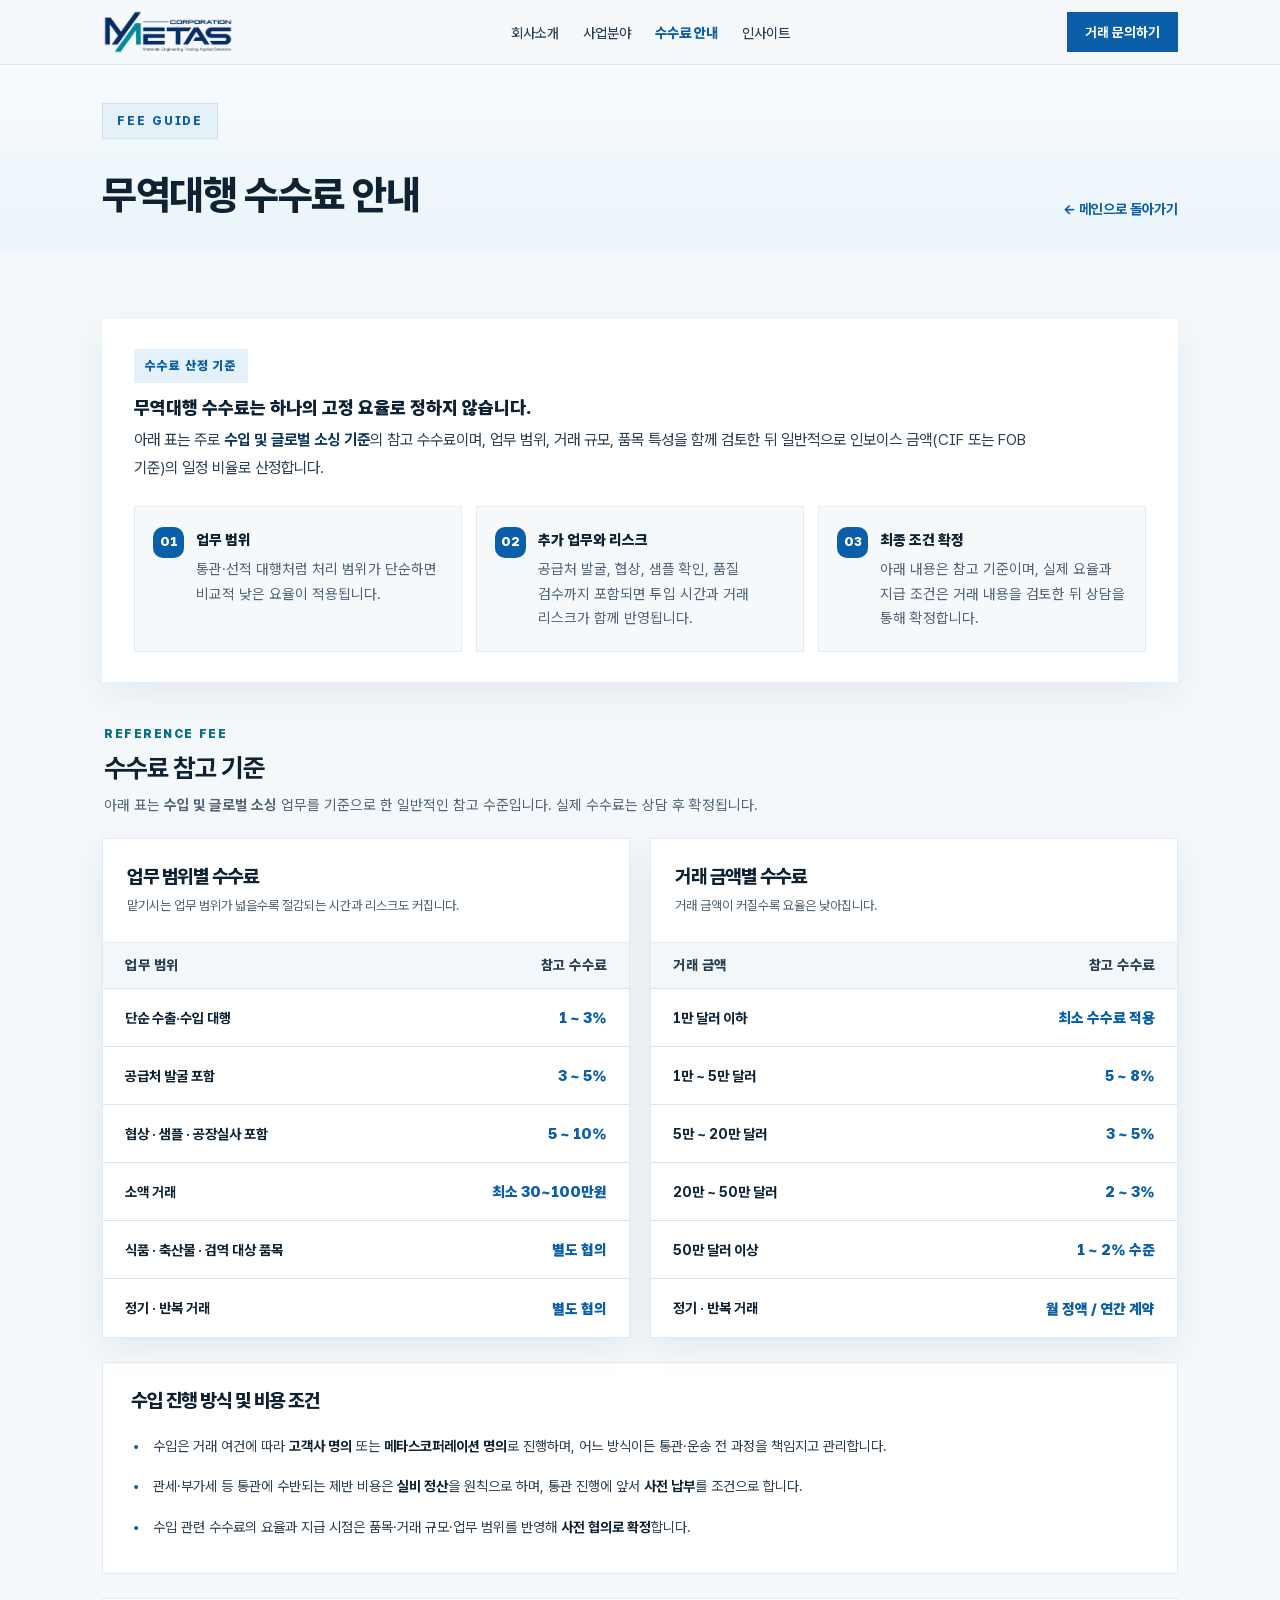
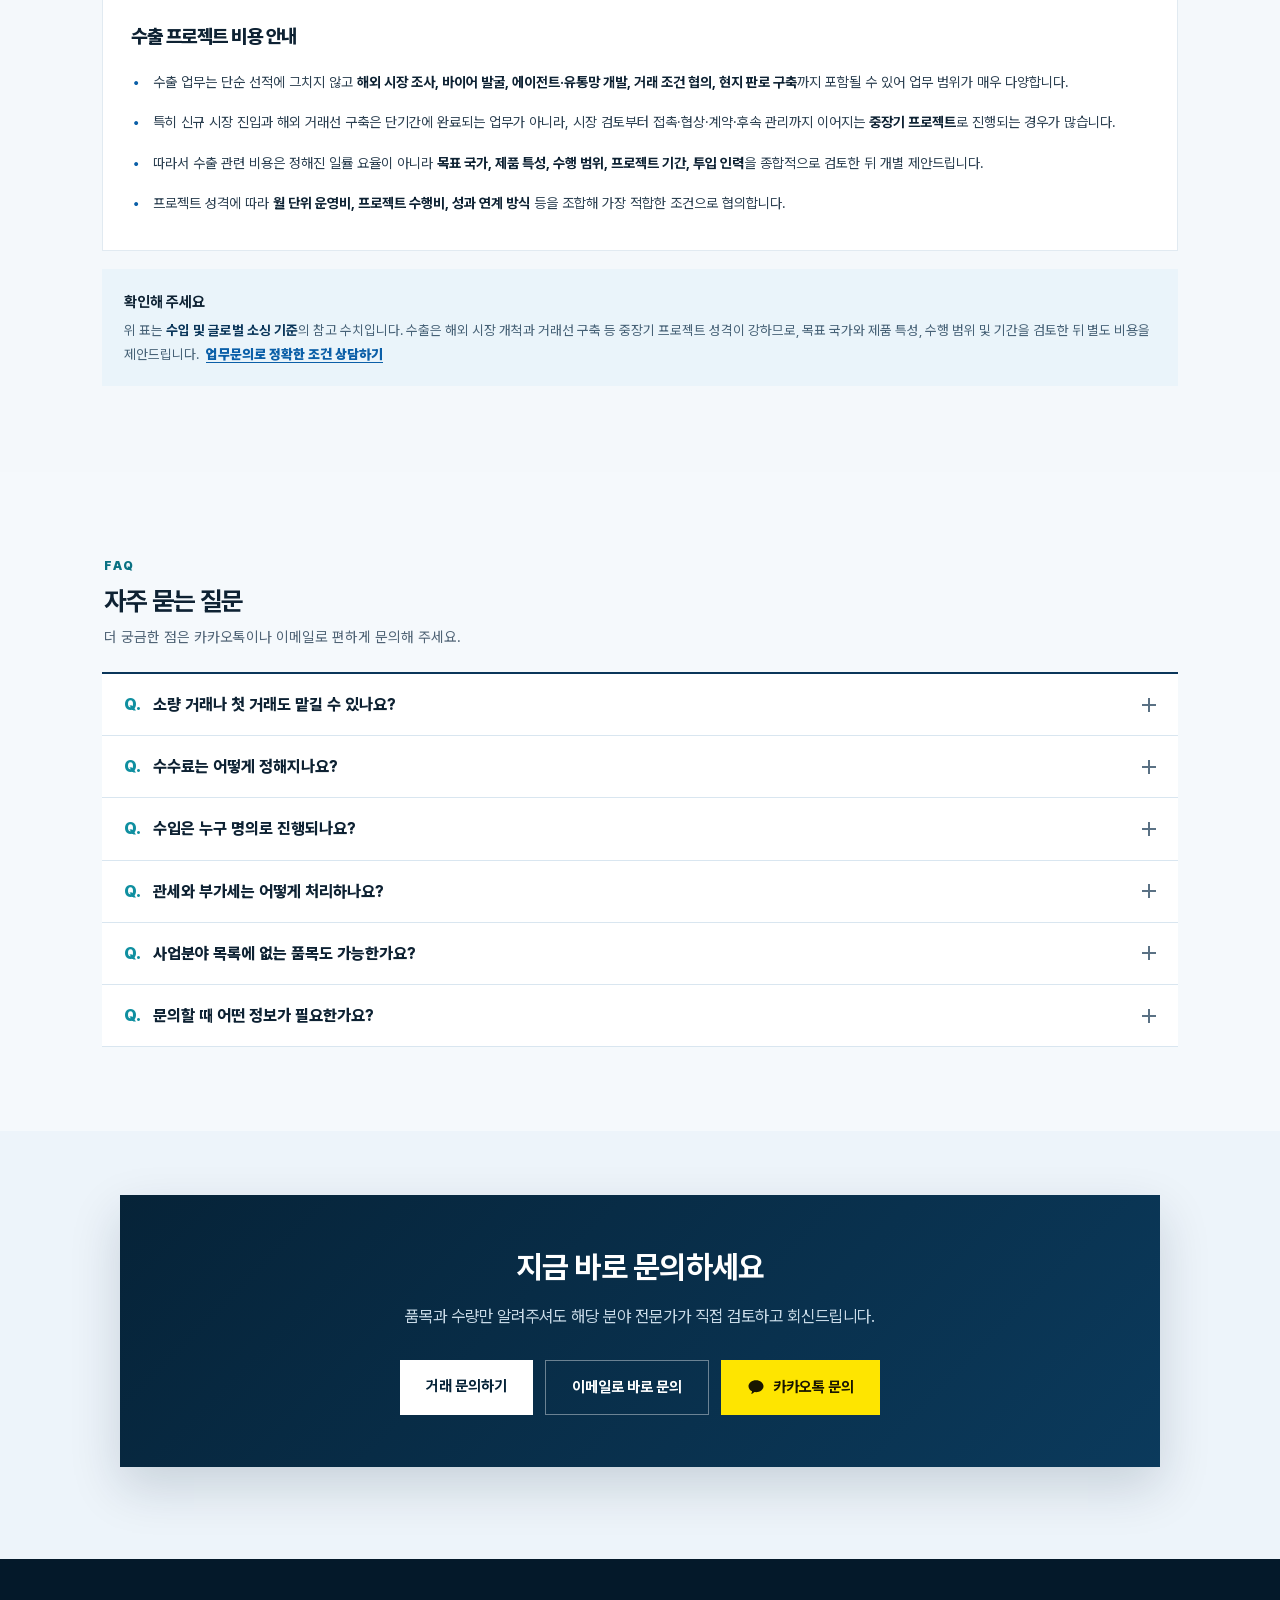
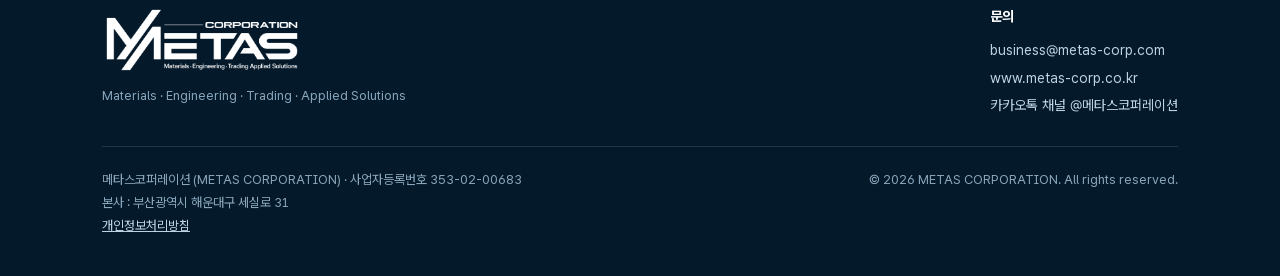
<file: fee.html>
<!DOCTYPE html>

<html lang="ko">
<head>
<meta charset="utf-8"/>
<meta content="width=device-width, initial-scale=1.0" name="viewport"/>
<title>무역대행 수수료 안내 | METAS CORPORATION</title>
<meta name="description" content="업무 범위와 거래 규모에 따른 무역대행 수수료 참고 기준을 확인하세요. 실제 조건은 개별 상담으로 결정됩니다."/>
<link rel="canonical" href="https://www.metas-corp.co.kr/fee.html"/>
<link rel="icon" href="assets/favicon.png?v=20261122-final-powder" type="image/png" sizes="64x64"/>
<link rel="shortcut icon" href="/favicon.ico?v=20261122-final-powder" type="image/x-icon"/>
<link rel="apple-touch-icon" href="assets/apple-touch-icon.png?v=20261122-final-powder" sizes="180x180"/>
<link rel="manifest" href="assets/site.webmanifest?v=20261122-final-powder"/>
<meta name="theme-color" content="#062338"/>
<meta property="og:locale" content="ko_KR"/>
<meta property="og:type" content="website"/>
<meta property="og:site_name" content="METAS CORPORATION"/>
<meta property="og:title" content="무역대행 수수료 안내 | METAS CORPORATION"/>
<meta property="og:description" content="업무 범위와 거래 규모에 따른 무역대행 수수료 참고 기준을 확인하세요. 실제 조건은 개별 상담으로 결정됩니다."/>
<meta property="og:url" content="https://www.metas-corp.co.kr/fee.html"/>
<meta property="og:image" content="https://www.metas-corp.co.kr/assets/og-metas-corporation.jpg?v=20261122-final-powder"/>
<meta property="og:image:secure_url" content="https://www.metas-corp.co.kr/assets/og-metas-corporation.jpg?v=20261122-final-powder"/>
<meta property="og:image:type" content="image/jpeg"/>
<meta property="og:image:width" content="1200"/>
<meta property="og:image:height" content="630"/>
<meta property="og:image:alt" content="METAS CORPORATION - 글로벌 소싱과 수출입 무역대행"/>
<meta name="twitter:card" content="summary_large_image"/>
<meta name="twitter:title" content="무역대행 수수료 안내 | METAS CORPORATION"/>
<meta name="twitter:description" content="업무 범위와 거래 규모에 따른 무역대행 수수료 참고 기준을 확인하세요. 실제 조건은 개별 상담으로 결정됩니다."/>
<meta name="twitter:image" content="https://www.metas-corp.co.kr/assets/og-metas-corporation.jpg?v=20261122-final-powder"/>

<link href="assets/site.css?v=20261122-1" rel="stylesheet"/>
<link rel="stylesheet" href="assets/subpage-v3.css?v=20261122-v31"/>
<script type="application/ld+json">{"@context": "https://schema.org", "@type": "FAQPage", "mainEntity": [{"@type": "Question", "name": "소량 거래나 첫 거래도 맡길 수 있나요?", "acceptedAnswer": {"@type": "Answer", "text": "가능합니다. 소액 거래는 최소 수수료(30~100만원 수준)가 적용되며, 품목과 업무 범위를 확인한 뒤 진행 가능 여부를 안내드립니다."}}, {"@type": "Question", "name": "수수료는 어떻게 정해지나요?", "acceptedAnswer": {"@type": "Answer", "text": "하나의 고정 요율이 아니라 업무 범위, 거래 금액, 품목 특성을 함께 검토해 인보이스 금액(CIF 또는 FOB 기준)의 일정 비율로 산정합니다. 참고 기준은 수수료 안내 페이지에서 확인하실 수 있습니다."}}, {"@type": "Question", "name": "수입은 누구 명의로 진행되나요?", "acceptedAnswer": {"@type": "Answer", "text": "거래 여건에 따라 고객사 명의 또는 메타스코퍼레이션 명의로 진행하며, 어느 방식이든 통관·운송 전 과정을 관리합니다."}}, {"@type": "Question", "name": "관세와 부가세는 어떻게 처리하나요?", "acceptedAnswer": {"@type": "Answer", "text": "관세·부가세 등 통관에 수반되는 비용은 실비 정산을 원칙으로 하며, 통관 진행에 앞서 사전 납부를 조건으로 합니다."}}, {"@type": "Question", "name": "사업분야 목록에 없는 품목도 가능한가요?", "acceptedAnswer": {"@type": "Answer", "text": "가능합니다. 목록에 없는 품목도 공급처·바이어 발굴부터 거래 성사까지 진행 가능성을 검토합니다. 식품·화학품·전기제품 등 인허가가 필요한 품목은 사전 검토 후 안내드립니다."}}, {"@type": "Question", "name": "문의할 때 어떤 정보가 필요한가요?", "acceptedAnswer": {"@type": "Answer", "text": "품목 사진이나 사양서, 예상 수량, 거래 국가, 희망 일정을 알려주시면 검토가 빨라집니다. 정확한 품명이나 HS코드를 모르셔도 사진 한 장으로 시작할 수 있습니다."}}]}</script>
<link href="assets/fonts/pretendard/pretendardvariable-dynamic-subset.css" rel="stylesheet"/>
<link href="assets/typography.css?v=20261122-v34" rel="stylesheet"/>
<link rel="stylesheet" href="assets/flat-corners.css?v=20261122-v3"/>
</head>
<body id="top">
<header>
<div class="wrap nav">
<a aria-label="METAS CORPORATION 홈" class="brand" href="index.html"><img alt="METAS CORPORATION" class="brand-logo" src="assets/metas-logo-transparent.png"/></a>
<button aria-expanded="false" aria-label="메뉴 열기" class="menu-toggle" type="button"><span></span><span></span><span></span></button><ul><li><a href="index.html#about">회사소개</a></li><li><a href="business.html">사업분야</a></li><li><a href="fee.html" aria-current="page">수수료 안내</a></li><li><a href="blog/index.html">인사이트</a></li></ul>
<a class="top-cta" href="inquiry.html">거래 문의하기</a>
</div>
</header>
<main>
<div class="page-top">
<div class="wrap">
<div>
<div class="eyebrow">FEE GUIDE</div>
<h1>무역대행 수수료 안내</h1>
</div>
<a class="back" href="index.html">← 메인으로 돌아가기</a>
</div>
</div>
<!-- 수수료 안내 -->
<section class="section soft" id="fee">
<div class="wrap">
<div class="fee-guide-intro reveal">
<div class="fee-guide-summary">
<span class="fee-guide-badge">수수료 산정 기준</span>
<p><strong>무역대행 수수료는 하나의 고정 요율로 정하지 않습니다.</strong><br/>아래 표는 주로 <b>수입 및 글로벌 소싱 기준</b>의 참고 수수료이며, 업무 범위, 거래 규모, 품목 특성을 함께 검토한 뒤 일반적으로 인보이스 금액(CIF 또는 FOB 기준)의 일정 비율로 산정합니다.</p>
</div>
<div class="fee-guide-points">
<div class="fee-guide-point"><span>01</span><div><strong>업무 범위</strong><p>통관·선적 대행처럼 처리 범위가 단순하면 비교적 낮은 요율이 적용됩니다.</p></div></div>
<div class="fee-guide-point"><span>02</span><div><strong>추가 업무와 리스크</strong><p>공급처 발굴, 협상, 샘플 확인, 품질 검수까지 포함되면 투입 시간과 거래 리스크가 함께 반영됩니다.</p></div></div>
<div class="fee-guide-point"><span>03</span><div><strong>최종 조건 확정</strong><p>아래 내용은 참고 기준이며, 실제 요율과 지급 조건은 거래 내용을 검토한 뒤 상담을 통해 확정합니다.</p></div></div>
</div>
</div>
<div class="fee-section-heading reveal"><span>REFERENCE FEE</span><h2>수수료 참고 기준</h2><p>아래 표는 <b>수입 및 글로벌 소싱</b> 업무를 기준으로 한 일반적인 참고 수준입니다. 실제 수수료는 상담 후 확정됩니다.</p></div><div class="fee-grid reveal">
<div class="fee-card">
<div class="fee-card-head">
<h3>업무 범위별 수수료</h3>
<p>맡기시는 업무 범위가 넓을수록 절감되는 시간과 리스크도 커집니다.</p>
</div>
<table class="fee-table">
<thead><tr><th>업무 범위</th><th>참고 수수료</th></tr></thead>
<tbody>
<tr><td class="scope">단순 수출·수입 대행</td><td class="rate">1 ~ 3%</td></tr>
<tr><td class="scope">공급처 발굴 포함</td><td class="rate">3 ~ 5%</td></tr>
<tr><td class="scope">협상 · 샘플 · 공장실사 포함</td><td class="rate">5 ~ 10%</td></tr>
<tr><td class="scope">소액 거래</td><td class="rate">최소 30~100만원</td></tr>
<tr><td class="scope">식품 · 축산물 · 검역 대상 품목</td><td class="rate">별도 협의</td></tr>
<tr><td class="scope">정기 · 반복 거래</td><td class="rate">별도 협의</td></tr></tbody>
</table>
</div>
<div class="fee-card">
<div class="fee-card-head">
<h3>거래 금액별 수수료</h3>
<p>거래 금액이 커질수록 요율은 낮아집니다.</p>
</div>
<table class="fee-table fee-table-amount"><thead><tr><th>거래 금액</th><th>참고 수수료</th></tr></thead><tbody><tr><td class="scope">1만 달러 이하</td><td class="rate">최소 수수료 적용</td></tr><tr><td class="scope">1만 ~ 5만 달러</td><td class="rate">5 ~ 8%</td></tr><tr><td class="scope">5만 ~ 20만 달러</td><td class="rate">3 ~ 5%</td></tr><tr><td class="scope">20만 ~ 50만 달러</td><td class="rate">2 ~ 3%</td></tr><tr><td class="scope">50만 달러 이상</td><td class="rate">1 ~ 2% 수준</td></tr><tr><td class="scope">정기 · 반복 거래</td><td class="rate">월 정액 / 연간 계약</td></tr></tbody></table>
</div>
</div>
<div class="fee-terms reveal fee-condition-card">
<h3>수입 진행 방식 및 비용 조건</h3>
<ul>
<li>수입은 거래 여건에 따라 <b>고객사 명의</b> 또는 <b>메타스코퍼레이션 명의</b>로 진행하며, 어느 방식이든 통관·운송 전 과정을 책임지고 관리합니다.</li>
<li>관세·부가세 등 통관에 수반되는 제반 비용은 <b>실비 정산</b>을 원칙으로 하며, 통관 진행에 앞서 <b>사전 납부</b>를 조건으로 합니다.</li>
<li>수입 관련 수수료의 요율과 지급 시점은 품목·거래 규모·업무 범위를 반영해 <b>사전 협의로 확정</b>합니다.</li>
</ul>
</div>
<div class="fee-terms reveal fee-condition-card">
<h3>수출 프로젝트 비용 안내</h3>
<ul>
<li>수출 업무는 단순 선적에 그치지 않고 <b>해외 시장 조사, 바이어 발굴, 에이전트·유통망 개발, 거래 조건 협의, 현지 판로 구축</b>까지 포함될 수 있어 업무 범위가 매우 다양합니다.</li>
<li>특히 신규 시장 진입과 해외 거래선 구축은 단기간에 완료되는 업무가 아니라, 시장 검토부터 접촉·협상·계약·후속 관리까지 이어지는 <b>중장기 프로젝트</b>로 진행되는 경우가 많습니다.</li>
<li>따라서 수출 관련 비용은 정해진 일률 요율이 아니라 <b>목표 국가, 제품 특성, 수행 범위, 프로젝트 기간, 투입 인력</b>을 종합적으로 검토한 뒤 개별 제안드립니다.</li>
<li>프로젝트 성격에 따라 <b>월 단위 운영비, 프로젝트 수행비, 성과 연계 방식</b> 등을 조합해 가장 적합한 조건으로 협의합니다.</li>
</ul>
</div>
<p class="fee-note reveal fee-reference-note"><strong>확인해 주세요</strong> 위 표는 <b>수입 및 글로벌 소싱 기준</b>의 참고 수치입니다. 수출은 해외 시장 개척과 거래선 구축 등 중장기 프로젝트 성격이 강하므로, 목표 국가와 제품 특성, 수행 범위 및 기간을 검토한 뒤 별도 비용을 제안드립니다. <a href="inquiry.html">업무문의로 정확한 조건 상담하기</a></p>
</div>
</section>
<section class="section" id="faq">
<div class="wrap faq-wrap">
<div class="fee-section-heading reveal"><span>FAQ</span><h2>자주 묻는 질문</h2><p>더 궁금한 점은 카카오톡이나 이메일로 편하게 문의해 주세요.</p></div>
<div class="faq-list reveal">
<details class="faq-item"><summary><span>Q.</span>소량 거래나 첫 거래도 맡길 수 있나요?<i aria-hidden="true"></i></summary><p>가능합니다. 소액 거래는 최소 수수료(30~100만원 수준)가 적용되며, 품목과 업무 범위를 확인한 뒤 진행 가능 여부를 안내드립니다.</p></details>
<details class="faq-item"><summary><span>Q.</span>수수료는 어떻게 정해지나요?<i aria-hidden="true"></i></summary><p>하나의 고정 요율이 아니라 업무 범위, 거래 금액, 품목 특성을 함께 검토해 인보이스 금액(CIF 또는 FOB 기준)의 일정 비율로 산정합니다. 참고 기준은 수수료 안내 페이지에서 확인하실 수 있습니다.</p></details>
<details class="faq-item"><summary><span>Q.</span>수입은 누구 명의로 진행되나요?<i aria-hidden="true"></i></summary><p>거래 여건에 따라 고객사 명의 또는 메타스코퍼레이션 명의로 진행하며, 어느 방식이든 통관·운송 전 과정을 관리합니다.</p></details>
<details class="faq-item"><summary><span>Q.</span>관세와 부가세는 어떻게 처리하나요?<i aria-hidden="true"></i></summary><p>관세·부가세 등 통관에 수반되는 비용은 실비 정산을 원칙으로 하며, 통관 진행에 앞서 사전 납부를 조건으로 합니다.</p></details>
<details class="faq-item"><summary><span>Q.</span>사업분야 목록에 없는 품목도 가능한가요?<i aria-hidden="true"></i></summary><p>가능합니다. 목록에 없는 품목도 공급처·바이어 발굴부터 거래 성사까지 진행 가능성을 검토합니다. 식품·화학품·전기제품 등 인허가가 필요한 품목은 사전 검토 후 안내드립니다.</p></details>
<details class="faq-item"><summary><span>Q.</span>문의할 때 어떤 정보가 필요한가요?<i aria-hidden="true"></i></summary><p>품목 사진이나 사양서, 예상 수량, 거래 국가, 희망 일정을 알려주시면 검토가 빨라집니다. 정확한 품명이나 HS코드를 모르셔도 사진 한 장으로 시작할 수 있습니다.</p></details>
</div>
</div>
</section>
<section class="section dark contact-cta" id="contact">
<div class="wrap">
<h2>지금 바로 문의하세요</h2>
<p>품목과 수량만 알려주셔도 해당 분야 전문가가 직접 검토하고 회신드립니다.</p>
<div class="contact-actions">
<a class="btn light" href="inquiry.html">거래 문의하기</a>
<a class="btn outline" href="mailto:business@metas-corp.com">이메일로 바로 문의</a>
<a class="btn kakao" href="http://pf.kakao.com/_SASyn/chat" rel="noopener noreferrer" target="_blank">
<svg aria-hidden="true" fill="#191600" viewbox="0 0 24 24"><path d="M12 3C6.48 3 2 6.58 2 10.99c0 2.86 1.9 5.37 4.76 6.78-.21.77-.76 2.8-.87 3.24-.14.55.2.54.42.39.17-.11 2.71-1.84 3.81-2.59.6.09 1.23.14 1.88.14 5.52 0 10-3.58 10-7.99C22 6.58 17.52 3 12 3z"></path></svg>
          카카오톡 문의
        </a>
</div>
</div>
</section>
</main>
<footer class="footer">
<div class="wrap">
<div class="footer-top">
<div>
<a aria-label="METAS CORPORATION 홈" class="footer-brand" href="#top"><span class="logo-chip"><img alt="METAS CORPORATION" src="assets/metas-logo-white-transparent.png"/></span></a>
<p class="footer-desc">Materials · Engineering · Trading · Applied Solutions</p>
</div>
<div class="footer-contact">
<div class="footer-contact-title">문의</div>
<a href="mailto:business@metas-corp.com">business@metas-corp.com</a>
<a href="https://www.metas-corp.co.kr" rel="noopener" target="_blank">www.metas-corp.co.kr</a>
<a href="http://pf.kakao.com/_SASyn" rel="noopener" target="_blank">카카오톡 채널 @메타스코퍼레이션</a>
</div>
</div>
<div class="footer-divider"></div>
<div class="footer-bottom">
<div class="footer-company">
        메타스코퍼레이션 (METAS CORPORATION) · 사업자등록번호 353-02-00683<br/>
        본사 : 부산광역시 해운대구 세실로 31<br/>
<a class="policy-link" href="privacy.html" id="privacyPolicyLink">개인정보처리방침</a>
</div>
<div class="footer-copy">© 2026 METAS CORPORATION. All rights reserved.</div>
</div>
</div>
</footer>
<button aria-label="맨 위로 이동" class="to-top" id="toTop" type="button">
<svg fill="none" stroke="currentColor" stroke-linecap="round" stroke-linejoin="round" stroke-width="2.4" viewbox="0 0 24 24"><path d="M12 19V5M5 12l7-7 7 7"></path></svg>
</button>
<script>
  const io = new IntersectionObserver(es=>{es.forEach(e=>{if(e.isIntersecting){e.target.classList.add('show');io.unobserve(e.target);}});},{threshold:.12});
  document.querySelectorAll('.reveal').forEach(n=>io.observe(n));
  const t=document.getElementById('toTop');
  if(t){window.addEventListener('scroll',()=>{if(window.scrollY>400)t.classList.add('show');else t.classList.remove('show');},{passive:true});
  t.addEventListener('click',()=>window.scrollTo({top:0,behavior:'smooth'}));}
</script>
<script>
(function(){
  const button=document.querySelector('.menu-toggle');
  const menu=document.querySelector('.nav ul');
  if(!button||!menu)return;
  const close=()=>{button.setAttribute('aria-expanded','false');menu.classList.remove('open');document.body.classList.remove('menu-open');};
  button.addEventListener('click',()=>{const open=button.getAttribute('aria-expanded')==='true';button.setAttribute('aria-expanded',String(!open));menu.classList.toggle('open',!open);document.body.classList.toggle('menu-open',!open);});
  menu.querySelectorAll('a').forEach(a=>a.addEventListener('click',close));
  document.addEventListener('click',e=>{if(!menu.contains(e.target)&&!button.contains(e.target))close();});
  window.addEventListener('resize',()=>{if(window.innerWidth>860)close();});
})();
</script></body>
</html>
</file>
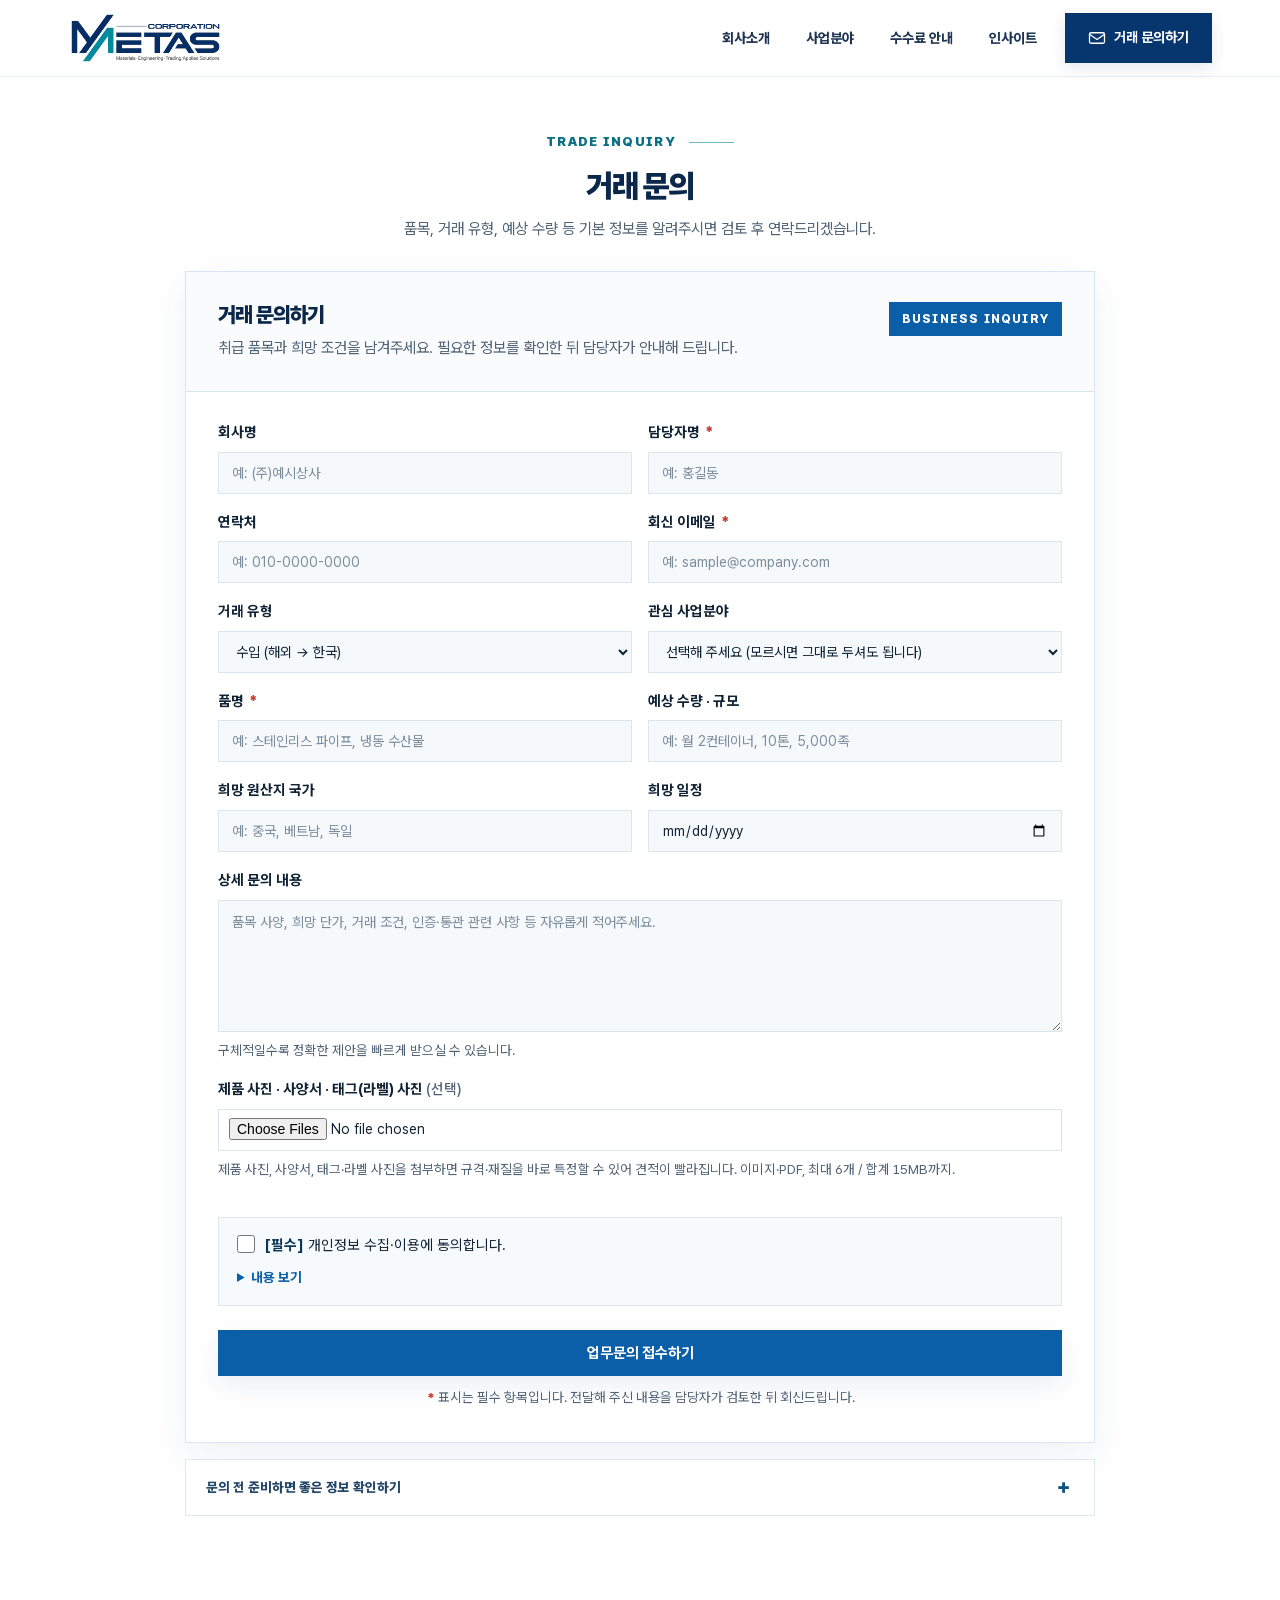
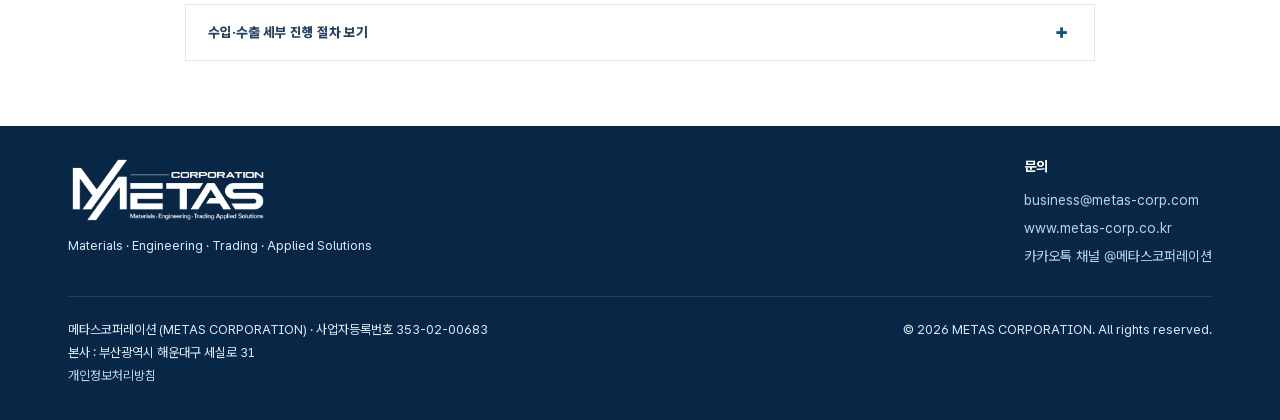
<file: inquiry.html>
<!DOCTYPE html>

<html lang="ko">
<head>
<meta charset="utf-8"/>
<meta content="width=device-width, initial-scale=1.0" name="viewport"/>
<title>METAS CORPORATION / 글로벌 소싱·수출입 무역</title>
<meta content="METAS CORPORATION 글로벌 소싱·수출입 무역대행 거래 문의. 품목·수량·희망 일정 등을 전달해 주세요." name="description"/>
<link href="https://www.metas-corp.co.kr/inquiry.html" rel="canonical"/>
<link href="assets/favicon.png?v=20261122-final-powder" rel="icon" sizes="64x64" type="image/png"/>
<link href="/favicon.ico?v=20261122-final-powder" rel="shortcut icon" type="image/x-icon"/>
<link href="assets/apple-touch-icon.png?v=20261122-final-powder" rel="apple-touch-icon" sizes="180x180"/>
<link href="assets/site.webmanifest?v=20261122-final-powder" rel="manifest"/>
<meta content="#062338" name="theme-color"/>
<meta content="ko_KR" property="og:locale"/>
<meta content="website" property="og:type"/>
<meta content="METAS CORPORATION" property="og:site_name"/>
<meta content="METAS CORPORATION / 글로벌 소싱·수출입 무역" property="og:title"/>
<meta content="METAS CORPORATION 글로벌 소싱·수출입 무역대행 거래 문의. 품목·수량·희망 일정 등을 전달해 주세요." property="og:description"/>
<meta content="https://www.metas-corp.co.kr/inquiry.html" property="og:url"/>
<meta content="https://www.metas-corp.co.kr/assets/og-metas-corporation.jpg?v=20261122-final-powder" property="og:image"/>
<meta content="https://www.metas-corp.co.kr/assets/og-metas-corporation.jpg?v=20261122-final-powder" property="og:image:secure_url"/>
<meta content="image/jpeg" property="og:image:type"/>
<meta content="1200" property="og:image:width"/>
<meta content="630" property="og:image:height"/>
<meta content="METAS CORPORATION - 글로벌 소싱과 수출입 무역대행" property="og:image:alt"/>
<meta content="summary_large_image" name="twitter:card"/>
<meta content="METAS CORPORATION / 글로벌 소싱·수출입 무역" name="twitter:title"/>
<meta content="METAS CORPORATION 글로벌 소싱·수출입 무역대행 거래 문의. 품목·수량·희망 일정 등을 전달해 주세요." name="twitter:description"/>
<meta content="https://www.metas-corp.co.kr/assets/og-metas-corporation.jpg?v=20261122-final-powder" name="twitter:image"/>
<link href="assets/site.css?v=20261122-1" rel="stylesheet"/>
<link href="assets/home.css?v=20261122-mockup-faithful-2" rel="stylesheet"/><link rel="stylesheet" href="assets/inquiry-v3.css?v=20261122-v3"/>
<link href="assets/fonts/pretendard/pretendardvariable-dynamic-subset.css" rel="stylesheet"/>
<link href="assets/typography.css?v=20261122-v34" rel="stylesheet"/>
<link rel="stylesheet" href="assets/flat-corners.css?v=20261122-v3"/>
</head>
<body class="home-page inquiry-page" id="top">
<a class="home-skip" href="#mainContent">본문 바로가기</a>
<header class="home-header"><div class="wrap nav">
<a aria-label="METAS CORPORATION 홈" class="brand" href="index.html"><img alt="METAS CORPORATION" class="brand-logo" height="240" src="assets/metas-logo-transparent.png" width="720"/></a>
<button aria-controls="homeNavList" aria-expanded="false" aria-label="메뉴 열기" class="menu-toggle" type="button"><span></span><span></span><span></span></button>
<ul id="homeNavList"><li><a href="index.html#about">회사소개</a></li><li><a href="business.html">사업분야</a></li><li><a href="fee.html">수수료 안내</a></li><li><a href="blog/index.html">인사이트</a></li></ul><a class="top-cta" href="inquiry.html"><span class="home-icon"><svg aria-hidden="true" viewbox="0 0 24 24"><rect height="14" rx="2" width="20" x="2" y="5"></rect><path d="m2 7 10 7 10-7"></path></svg></span> 거래 문의하기</a></div></header>
<main id="mainContent">
<section aria-labelledby="quoteTitle" class="home-section home-inquiry" id="quote"><div class="wrap">
<div class="home-inquiry-intro reveal"><div class="home-kicker">TRADE INQUIRY <span></span></div><h2 id="quoteTitle">거래 문의</h2><p>품목, 거래 유형, 예상 수량 등 기본 정보를 알려주시면 검토 후 연락드리겠습니다.</p></div>
<div class="quote-shell reveal">
<div class="quote-head">
<div>
<h2>거래 문의하기</h2>
<p>취급 품목과 희망 조건을 남겨주세요. 필요한 정보를 확인한 뒤 담당자가 안내해 드립니다.</p>
</div>
<span class="badge">BUSINESS INQUIRY</span>
</div>
<div class="quote-body">
<form id="quoteForm" onsubmit="return false">
<div class="form-grid">
<div class="field"><label for="company">회사명</label><input autocomplete="organization" id="company" placeholder="예: (주)예시상사"/></div>
<div class="field"><label for="name">담당자명 <em class="req" aria-hidden="true">*</em></label><input autocomplete="name" id="name" placeholder="예: 홍길동" required aria-required="true"/></div>
<div class="field"><label for="phone">연락처</label><input autocomplete="tel" id="phone" placeholder="예: 010-0000-0000" type="tel"/></div>
<div class="field"><label for="email">회신 이메일 <em class="req" aria-hidden="true">*</em></label><input autocomplete="email" id="email" placeholder="예: sample@company.com" type="email" required aria-required="true"/></div>
<div class="field"><label for="tradeType">거래 유형</label>
<select id="tradeType">
<option>수입 (해외 → 한국)</option>
<option>수출 (한국 → 해외)</option>
<option>해외 소싱 의뢰</option>
<option>삼국간 거래</option>
<option>기타 / 상담 후 결정</option>
</select>
</div>
<div class="field"><label for="bizField">관심 사업분야</label>
<select id="bizField">
<option value="" selected>선택해 주세요 (모르시면 그대로 두셔도 됩니다)</option>
<option>특수 소재 · 코팅 분말 (Powder &amp; Coating Solutions)</option>
<option>특수 금속 · 합금 (Specialty Metals &amp; Alloys)</option>
<option>모합금 (Master Alloys)</option>
<option>금속 (Metal)</option>
<option>배관자재 (Piping Material)</option>
<option>산업설비 및 기계 (Industrial Equipment &amp; Machinery)</option>
<option>공정 장비 · 화공 · 2차전지 (Process Equipment)</option>
<option>공기 · 동력 장비 (Air &amp; Power Equipment)</option>
<option>목재 가공 기계 (Wood Processing Machinery)</option>
<option>표면처리 장비 (Surface Finishing Equipment)</option>
<option>화학 (Chemical)</option>
<option>수지 (Resin)</option>
<option>산업 소모품 자재 (Industrial Consumables)</option>
<option>전기전자제품 (Electrical &amp; Electronics)</option>
<option>물류장비 (Logistics Equipment)</option>
<option>중고차 및 부품 (Used Car &amp; Parts)</option>
<option>가죽 (Leather)</option>
<option>섬유 (Textile)</option>
<option>신발 및 의류 부자재 (Footwear &amp; Apparel Materials)</option>
<option>냉동육가공 및 식품 (Frozen Meat &amp; Food)</option>
<option>문구류 (Stationery)</option>
<option>소비재 (Consumer Goods)</option>
<option>그 외 기타 제품 / 글로벌 소싱 의뢰</option>
</select>
</div>
<div class="field"><label for="itemName">품명 <em class="req" aria-hidden="true">*</em></label><input id="itemName" placeholder="예: 스테인리스 파이프, 냉동 수산물" required aria-required="true"/></div>
<div class="field"><label for="quantity">예상 수량 · 규모</label><input id="quantity" placeholder="예: 월 2컨테이너, 10톤, 5,000족"/></div>
<div class="field"><label for="country" id="countryLabel">거래 국가 / 지역</label><input id="country" placeholder="예: 베트남, UAE, 칠레"/></div>
<div class="field"><label for="targetDate">희망 일정</label><input id="targetDate" type="date"/></div>
<div class="field full"><label for="memo">상세 문의 내용</label>
<textarea id="memo" placeholder="품목 사양, 희망 단가, 거래 조건, 인증·통관 관련 사항 등 자유롭게 적어주세요." rows="5"></textarea>
<small>구체적일수록 정확한 제안을 빠르게 받으실 수 있습니다.</small>
</div>
<div class="field full">
<label for="attachments">제품 사진 · 사양서 · 태그(라벨) 사진 <span class="optional-label">(선택)</span></label>
<input accept="image/*,.pdf" id="attachments" multiple="" type="file"/>
<small>제품 사진, 사양서, 태그·라벨 사진을 첨부하면 규격·재질을 바로 특정할 수 있어 견적이 빨라집니다. 이미지·PDF, 최대 6개 / 합계 15MB까지.</small>
<div class="file-list" id="fileList"></div>
</div>
<div class="field full hp-field" aria-hidden="true"><label for="website">웹사이트</label><input id="website" name="website" tabindex="-1" autocomplete="off"/></div>
</div>
<div class="consent-box">
<label class="consent-check"><input id="privacyAgree" type="checkbox" required aria-required="true"/> <span><b>[필수]</b> 개인정보 수집·이용에 동의합니다.</span></label>
<details class="consent-detail"><summary>내용 보기</summary>
<table><tr><th>수집 항목</th><td>필수: 담당자명, 회신 이메일, 품명·문의 내용 / 선택: 회사명, 연락처, 거래 정보, 첨부파일</td></tr>
<tr><th>이용 목적</th><td>거래 문의 확인 및 견적·상담 회신</td></tr>
<tr><th>보유 기간</th><td>문의 처리 완료일로부터 1년 (거래 성사 시 관계 법령에 따른 기간)</td></tr></table>
<p>문의 양식 내용은 메일 전달을 위해 Google LLC(미국)로 전송됩니다. 동의를 거부하실 수 있으며, 이 경우 양식 대신 이메일 또는 카카오톡으로 문의해 주세요. 자세한 내용은 <a href="privacy.html" target="_blank" rel="noopener">개인정보처리방침</a>을 확인해 주세요.</p>
</details>
</div>
<p class="form-error" id="formError" role="alert" hidden></p>
<div class="form-actions">
<button class="btn primary" id="submitBtn" type="button">업무문의 접수하기</button>
<p class="hint"><em class="req">*</em> 표시는 필수 항목입니다. 전달해 주신 내용을 담당자가 검토한 뒤 회신드립니다.</p>
</div>
</form>
</div>
</div>
<details class="home-detail-toggle home-check-toggle" id="check"><summary>문의 전 준비하면 좋은 정보 확인하기 <span aria-hidden="true">＋</span></summary>
<div class="home-detail-inner"><p class="home-details-description">제품 사진·규격·수량·거래 국가 등 정보를 함께 전달하면 보다 정확한 검토가 가능합니다.</p><div class="check-grid reveal">
<div class="check-card"><span class="no">1</span><h3>품목 정보</h3><p>찾으시는 제품의 사진, 제조사 웹사이트, 제품 카탈로그 등 어떤 형태라도 좋습니다. 정확한 품명·규격·용도나 HS코드를 알고 계시면 함께 적어주세요.</p></div>
<div class="check-card"><span class="no">2</span><h3>수량 · 거래 규모</h3><p>1회 발주량과 연간 예상 규모, 정기 거래인지 단발성 거래인지도 알려주세요.</p></div>
<div class="check-card"><span class="no">3</span><h3>거래 조건</h3><p>희망 단가 수준, 결제 조건, 인코텀즈(FOB/CIF 등) 선호가 있다면 기재해 주세요. 수입의 경우 기본적으로 수입통관 및 내륙운송까지 포함합니다.</p></div>
<div class="check-card"><span class="no">4</span><h3>일정</h3><p>희망 납기일과 거래 시작 희망 시점을 알려주세요. 정기 납품이 필요하다면 공급 주기와 물량 변동 폭도 함께 공유해 주시면 일정 조율이 빨라집니다.</p></div>
<div class="check-card"><span class="no">5</span><h3>인증</h3><p>필요한 인증·검역·통관 요건 여부를 확인해 주세요. 식품·화학품·전기제품 등 인허가가 필요한 품목은 사전 검토 후 진행 가능 여부를 안내드립니다.</p></div>
<div class="check-card"><span class="no">6</span><h3>희망 서비스 범위</h3><p>단순 수출입 통관·운송 대행인지, 공급처·바이어 발굴과 협상·샘플·품질 검수까지 포함하는지 등 맡기고 싶은 업무의 범위를 구체적으로 알려주세요.</p></div>
</div></div></details>
</div></section>
<details class="home-detail-toggle trade-extra-detail"><summary>수입·수출 세부 진행 절차 보기 <span aria-hidden="true">＋</span></summary><div class="home-detail-inner"><div class="process-split reveal">
<section aria-labelledby="importProcessTitle" class="process-panel import-process">
<div class="process-panel-head">
<span class="process-kicker">IMPORT PROCESS</span>
<h3 id="importProcessTitle">수입 진행 절차</h3>
<p>해외 공급처 발굴부터 국내 통관·납품까지 전 과정을 관리합니다.</p>
</div>
<ol class="process-steps">
<li><span>01</span><div><strong>수입 상담 접수</strong><p>품목, 규격, 수량, 원산지, 희망 일정 등 기본 조건을 확인합니다.</p></div></li>
<li><span>02</span><div><strong>공급처 발굴 · 조건 검토</strong><p>해외 제조사와 공급처를 조사하고 가격, 품질, 거래 조건을 비교합니다.</p></div></li>
<li><span>03</span><div><strong>견적 · 계약 협의</strong><p>제품 가격, 국제 운송, 통관 비용과 거래 조건을 포함한 실행안을 제안합니다.</p></div></li>
<li><span>04</span><div><strong>생산 · 샘플 · 품질 검수</strong><p>생산 일정과 샘플을 확인하고 필요한 경우 출하 전 품질 검수를 진행합니다.</p></div></li>
<li><span>05</span><div><strong>국제 운송 · 수입 통관</strong><p>선적 일정, 국제 운송, 수입 신고와 국내 통관 절차를 일괄 관리합니다.</p></div></li>
<li><span>06</span><div><strong>국내 납품 · 사후관리</strong><p>지정 장소까지 납품하고 클레임, 재주문, 공급 일정 관리를 지원합니다.</p></div></li>
</ol>
</section>
<section aria-labelledby="exportProcessTitle" class="process-panel export-process">
<div class="process-panel-head">
<span class="process-kicker">EXPORT PROCESS</span>
<h3 id="exportProcessTitle">수출 진행 절차</h3>
<p>해외 시장 검토부터 바이어·에이전트 발굴, 수출 실행까지 지원합니다.</p>
</div>
<ol class="process-steps">
<li><span>01</span><div><strong>수출 상담 접수</strong><p>제품 정보, 목표 국가, 희망 거래 방식과 수출 목표를 확인합니다.</p></div></li>
<li><span>02</span><div><strong>해외 시장 · 바이어 발굴</strong><p>목표 시장을 조사하고 적합한 해외 바이어와 잠재 거래처를 발굴합니다.</p></div></li>
<li><span>03</span><div><strong>에이전트 · 유통망 개발</strong><p>현지 에이전트, 수입자, 유통사와의 협력 가능성을 검토하고 판로를 구축합니다.</p></div></li>
<li><span>04</span><div><strong>거래 제안 · 협상</strong><p>가격, 최소주문수량, 결제 조건, 인코텀즈와 계약 조건을 협의합니다.</p></div></li>
<li><span>05</span><div><strong>수출 통관 · 국제 운송</strong><p>수출 서류, 통관, 선적과 현지 도착까지 국제 물류를 관리합니다.</p></div></li>
<li><span>06</span><div><strong>현지 납품 · 거래 확대</strong><p>납품 이후 재주문, 클레임, 에이전트 운영과 유통망 확대를 지속 지원합니다.</p></div></li>
</ol>
</section>
</div></div></details></main>
<footer class="footer">
<div class="wrap">
<div class="footer-top">
<div>
<a aria-label="METAS CORPORATION 홈" class="footer-brand" href="index.html"><span class="logo-chip"><img alt="METAS CORPORATION" src="assets/metas-logo-white-transparent.png"/></span></a>
<p class="footer-desc">Materials · Engineering · Trading · Applied Solutions</p>
</div>
<div class="footer-contact">
<div class="footer-contact-title">문의</div>
<a href="mailto:business@metas-corp.com">business@metas-corp.com</a>
<a href="https://www.metas-corp.co.kr" rel="noopener" target="_blank">www.metas-corp.co.kr</a>
<a href="http://pf.kakao.com/_SASyn" rel="noopener" target="_blank">카카오톡 채널 @메타스코퍼레이션</a>
</div>
</div>
<div class="footer-divider"></div>
<div class="footer-bottom">
<div class="footer-company">
        메타스코퍼레이션 (METAS CORPORATION) · 사업자등록번호 353-02-00683<br/>
        본사 : 부산광역시 해운대구 세실로 31<br/>
<a class="policy-link" href="privacy.html" id="privacyPolicyLink">개인정보처리방침</a>
</div>
<div class="footer-copy">© 2026 METAS CORPORATION. All rights reserved.</div>
</div>
</div>
</footer>
<div aria-labelledby="doneTitle" aria-modal="true" class="modal" id="doneModal" role="dialog">
<div class="modal-box">
<div class="ok-mark">✓</div>
<h3 id="doneTitle">업무문의가 접수되었습니다</h3>
<p>담당자가 내용을 확인한 뒤 입력하신 연락처로 회신드리겠습니다.</p>
<button class="btn primary" id="doneClose" type="button">확인</button>
</div>
</div>
<button aria-label="맨 위로 이동" class="to-top" id="toTop" type="button">
<svg fill="none" stroke="currentColor" stroke-linecap="round" stroke-linejoin="round" stroke-width="2.4" viewbox="0 0 24 24"><path d="M12 19V5M5 12l7-7 7 7"></path></svg>
</button>
<script>
  // Google Apps Script 배포 후 받은 웹 앱 URL을 아래에 넣어주세요. (README.md 참고)
  const GOOGLE_SCRIPT_URL = 'https://script.google.com/macros/s/AKfycbyjqMd2rb49zEl6B7hy9KIzOrEblso11nvtdVUdEoK_jp1mUTl9PdtfKBC2CZG67fCBcw/exec';

  const el = id => document.getElementById(id);
  const val = id => (el(id)?.value || '').trim() || '-';

  /* ---------- 스크롤 등장 ---------- */
  const io = new IntersectionObserver(entries => {
    entries.forEach(e => { if (e.isIntersecting) { e.target.classList.add('show'); io.unobserve(e.target); } });
  }, { threshold: .12 });
  document.querySelectorAll('.reveal').forEach(n => io.observe(n));

  /* ---------- 맨 위로 버튼 ---------- */
  const toTop = el('toTop');
  if (toTop) {
    window.addEventListener('scroll', () => {
      if (window.scrollY > 400) toTop.classList.add('show');
      else toTop.classList.remove('show');
    }, { passive: true });
    toTop.addEventListener('click', () => window.scrollTo({ top: 0, behavior: 'smooth' }));
  }

  /* ---------- 거래 유형에 따른 라벨 전환 (수입 → 희망 원산지 국가) ---------- */
  const tradeTypeEl = el('tradeType');
  const countryLabelEl = el('countryLabel');
  const countryInputEl = el('country');
  function isImport() { return (tradeTypeEl?.value || '').startsWith('수입'); }
  function isExport() { return (tradeTypeEl?.value || '').startsWith('수출'); }
  function updateCountryLabel() {
    if (isImport()) {
      countryLabelEl.textContent = '희망 원산지 국가';
      countryInputEl.placeholder = '예: 중국, 베트남, 독일';
    } else if (isExport()) {
      countryLabelEl.textContent = '거래 희망 국가 / 지역';
      countryInputEl.placeholder = '예: 베트남, UAE, 칠레';
    } else {
      countryLabelEl.textContent = '거래 국가 / 지역';
      countryInputEl.placeholder = '예: 베트남, UAE, 칠레';
    }
  }
  tradeTypeEl?.addEventListener('change', updateCountryLabel);
  updateCountryLabel();

  /* ---------- 업무문의 접수 ---------- */
  function makeBody() {
    const countryLabelText = isImport() ? '희망 원산지 국가' : (isExport() ? '거래 희망 국가/지역' : '거래 국가/지역');
    return `[메타스코퍼레이션 업무문의]\n\n` +
      `■ 기본 정보\n` +
      `회사명: ${val('company')}\n` +
      `담당자명: ${val('name')}\n` +
      `연락처: ${val('phone')}\n` +
      `회신 이메일: ${val('email')}\n\n` +
      `■ 거래 정보\n` +
      `거래 유형: ${val('tradeType')}\n` +
      `관심 사업분야: ${val('bizField') === '-' ? '미선택' : val('bizField')}\n` +
      `품명: ${val('itemName')}\n` +
      `예상 수량·규모: ${val('quantity')}\n` +
      `${countryLabelText}: ${val('country')}\n` +
      `희망 일정: ${val('targetDate')}\n\n` +
      `■ 상세 문의 내용\n${val('memo')}\n\n` +
      `개인정보 수집·이용 동의: 동의함\n` +
      `접수 시간: ${new Date().toLocaleString('ko-KR')}`;
  }

  const modal = el('doneModal');
  const openModal = () => modal.classList.add('open');
  const closeModal = () => modal.classList.remove('open');
  el('doneClose').addEventListener('click', closeModal);
  modal.addEventListener('click', e => { if (e.target === modal) closeModal(); });

  /* ---------- 첨부 파일 선택 표시 / 용량 제한 ---------- */
  const MAX_FILES = 6;
  const MAX_TOTAL = 15 * 1024 * 1024; // 합계 15MB
  const attachEl = el('attachments');
  const fileListEl = el('fileList');
  function selectedFiles() { return attachEl && attachEl.files ? Array.from(attachEl.files) : []; }
  function fmtSize(n) { return n >= 1048576 ? (n/1048576).toFixed(1)+'MB' : Math.ceil(n/1024)+'KB'; }
  function refreshFileList() {
    const files = selectedFiles();
    if (!files.length) { fileListEl.textContent = ''; return; }
    const total = files.reduce((s,f)=>s+f.size, 0);
    let msg = `선택한 파일 ${files.length}개 (합계 ${fmtSize(total)})`;
    if (files.length > MAX_FILES) msg += ` · 최대 ${MAX_FILES}개까지 첨부됩니다`;
    if (total > MAX_TOTAL) msg += ` · 합계 15MB를 초과해 일부는 메일에 직접 첨부해 주세요`;
    fileListEl.textContent = msg;
  }
  attachEl?.addEventListener('change', refreshFileList);
  el('quoteForm').addEventListener('input', e => { e.target.classList?.remove('invalid'); });

  function readFileAsBase64(file) {
    return new Promise((resolve, reject) => {
      const r = new FileReader();
      r.onload = () => resolve({ name: file.name, mimeType: file.type || 'application/octet-stream', dataBase64: String(r.result).split(',')[1] });
      r.onerror = () => reject(r.error);
      r.readAsDataURL(file);
    });
  }
  // 용량 한도 안에서 첨부할 파일만 추려 base64로 변환
  async function collectAttachments() {
    let files = selectedFiles().slice(0, MAX_FILES);
    const picked = [];
    let total = 0;
    for (const f of files) {
      if (total + f.size > MAX_TOTAL) continue;
      total += f.size;
      picked.push(await readFileAsBase64(f));
    }
    return picked;
  }

  el('submitBtn').addEventListener('click', async () => {
    const btn = el('submitBtn');
    const payload = {
      subject: `[메타스 업무문의] ${val('company')} / ${val('bizField') === '-' ? val('itemName') : val('bizField')}`,
      body: makeBody(),
      email: val('email'),
      website: (el('website').value || '').trim()
    };

    // 필수 항목 확인
    const errBox = el('formError');
    const fields = [['name','담당자명'],['email','회신 이메일'],['itemName','품명']];
    document.querySelectorAll('#quoteForm .invalid').forEach(n => n.classList.remove('invalid'));
    const missing = fields.filter(([id]) => !(el(id).value || '').trim());
    const emailVal = (el('email').value || '').trim();
    const emailBad = emailVal && !/^[^\s@]+@[^\s@]+\.[^\s@]+$/.test(emailVal);
    const agreeOk = el('privacyAgree').checked;
    if (missing.length || emailBad || !agreeOk) {
      missing.forEach(([id]) => el(id).classList.add('invalid'));
      if (emailBad) el('email').classList.add('invalid');
      const msgs = [];
      if (missing.length) msgs.push(missing.map(f => f[1]).join(', ') + '을(를) 입력해 주세요.');
      if (emailBad) msgs.push('회신 이메일 형식을 확인해 주세요.');
      if (!agreeOk) msgs.push('개인정보 수집·이용에 동의해 주세요.');
      errBox.textContent = msgs.join(' ');
      errBox.hidden = false;
      (missing.length ? el(missing[0][0]) : (emailBad ? el('email') : el('privacyAgree'))).focus();
      return;
    }
    errBox.hidden = true;

    // 스팸 방지: 사람에게 보이지 않는 칸이 채워져 있으면 전송하지 않음
    if ((el('website').value || '').trim()) { openModal(); el('quoteForm').reset(); return; }

    const hasFiles = selectedFiles().length > 0;

    // 홈페이지 자체 접수만 사용합니다. 메일 작성 창으로 전환하지 않습니다.
    if (GOOGLE_SCRIPT_URL.startsWith('PASTE_')) {
      alert('홈페이지 업무문의 접수 기능이 아직 연결되지 않았습니다. README.md 안내에 따라 Google Apps Script 웹 앱 URL을 설정해 주세요.');
      return;
    }

    btn.disabled = true;
    btn.textContent = '접수 중...';
    try {
      if (hasFiles) {
        btn.textContent = '사진 첨부 중...';
        payload.files = await collectAttachments();
        btn.textContent = '접수 중...';
      }
      await fetch(GOOGLE_SCRIPT_URL, {
        method: 'POST',
        mode: 'no-cors',
        headers: { 'Content-Type': 'text/plain;charset=utf-8' },
        body: JSON.stringify(payload)
      });
      openModal();
      el('quoteForm').reset();
      refreshFileList();
    } catch (e) {
      alert('접수 중 오류가 발생했습니다. business@metas-corp.com 으로 직접 메일을 보내주세요.');
    } finally {
      btn.disabled = false;
      btn.textContent = '업무문의 접수하기';
    }
  });
</script>
<script>
(function(){
  const button=document.querySelector('.menu-toggle');
  const menu=document.querySelector('.nav ul');
  if(!button||!menu)return;
  const close=()=>{button.setAttribute('aria-expanded','false');menu.classList.remove('open');document.body.classList.remove('menu-open');};
  button.addEventListener('click',()=>{const open=button.getAttribute('aria-expanded')==='true';button.setAttribute('aria-expanded',String(!open));menu.classList.toggle('open',!open);document.body.classList.toggle('menu-open',!open);});
  menu.querySelectorAll('a').forEach(a=>a.addEventListener('click',close));
  document.addEventListener('click',e=>{if(!menu.contains(e.target)&&!button.contains(e.target))close();});
  window.addEventListener('resize',()=>{if(window.innerWidth>860)close();});
})();
</script>
<script>
// 주소에 #importProcessTitle 등 접힌 영역 안의 위치가 지정되면 해당 영역을 열고 이동
(function(){
  function openHash(){
    if(!location.hash)return;
    var t=document.getElementById(decodeURIComponent(location.hash.slice(1)));
    if(!t)return;
    var d=t.closest('details'); if(d&&!d.open){d.open=true;}
    var r=t.closest('.reveal'); if(r)r.classList.add('show');
    setTimeout(function(){t.scrollIntoView({block:'start'});},60);
  }
  window.addEventListener('hashchange',openHash); openHash();
})();
</script>
</body></html>
</file>
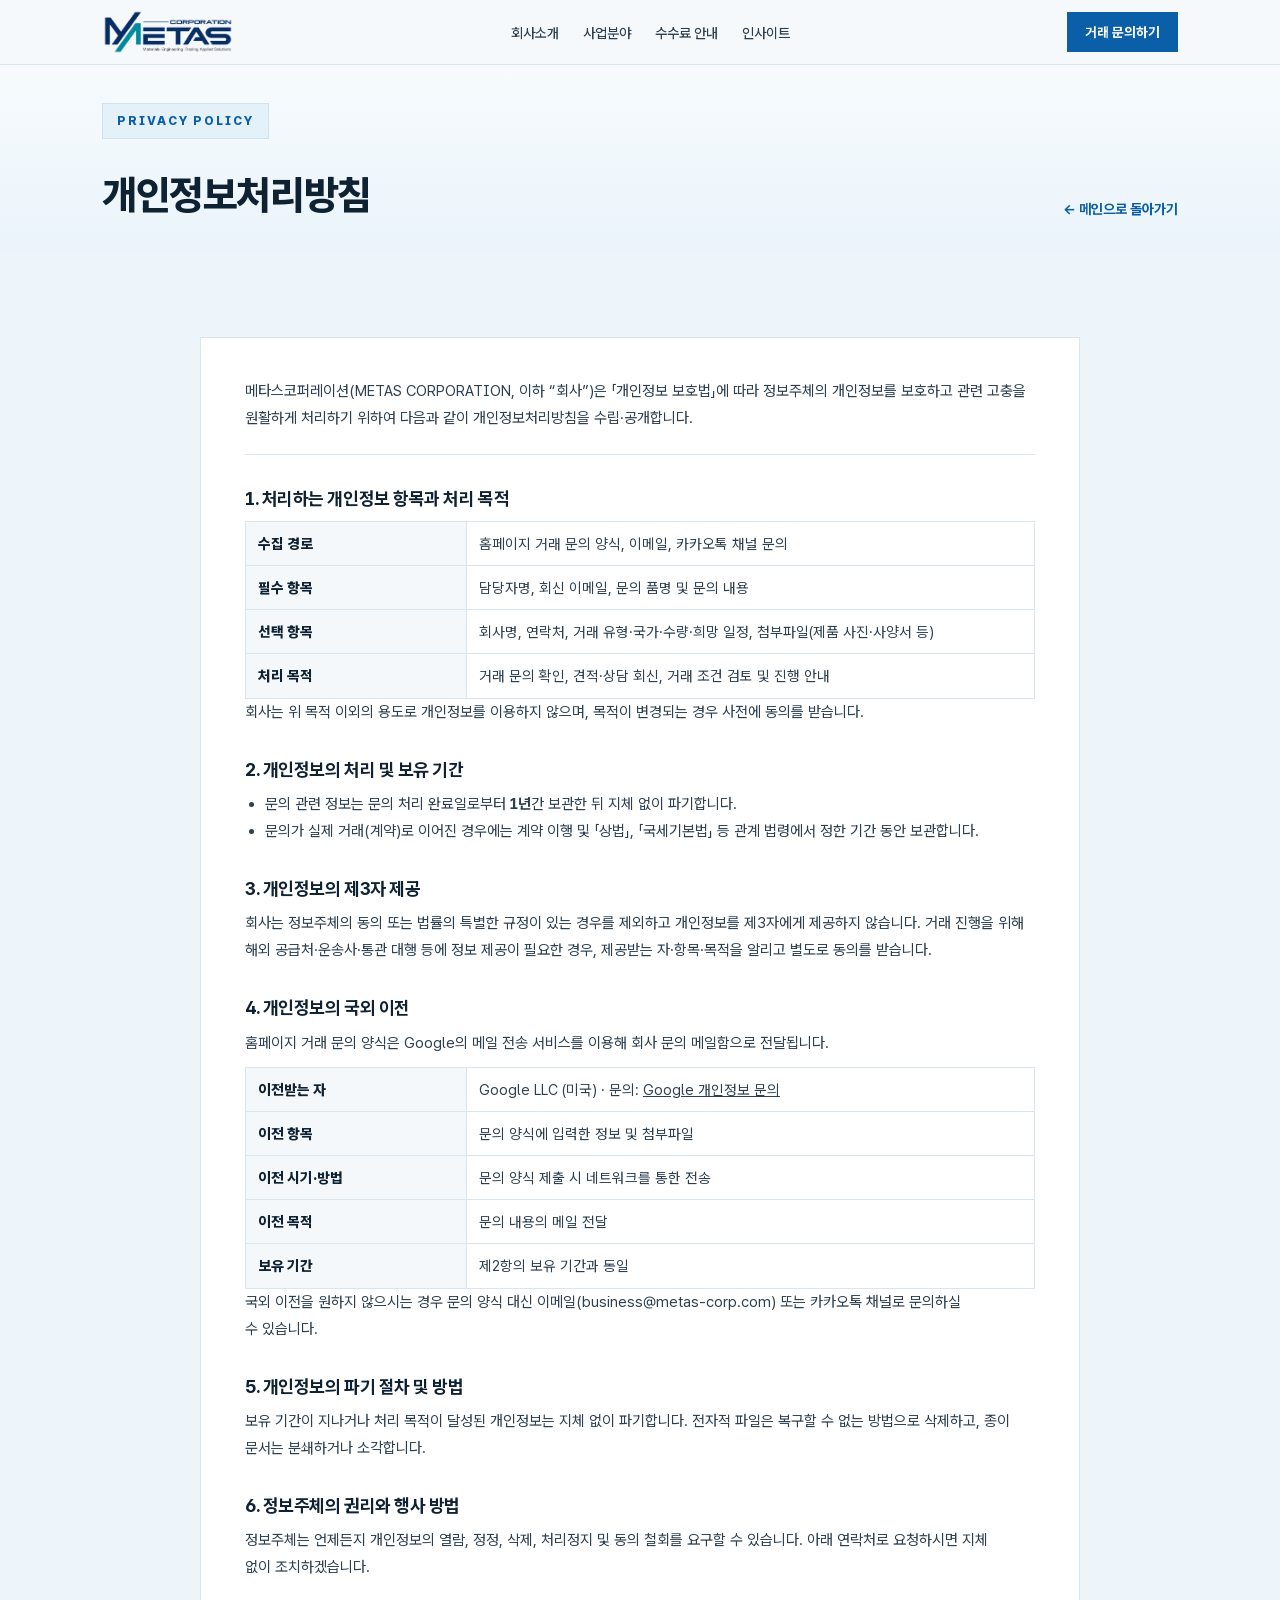
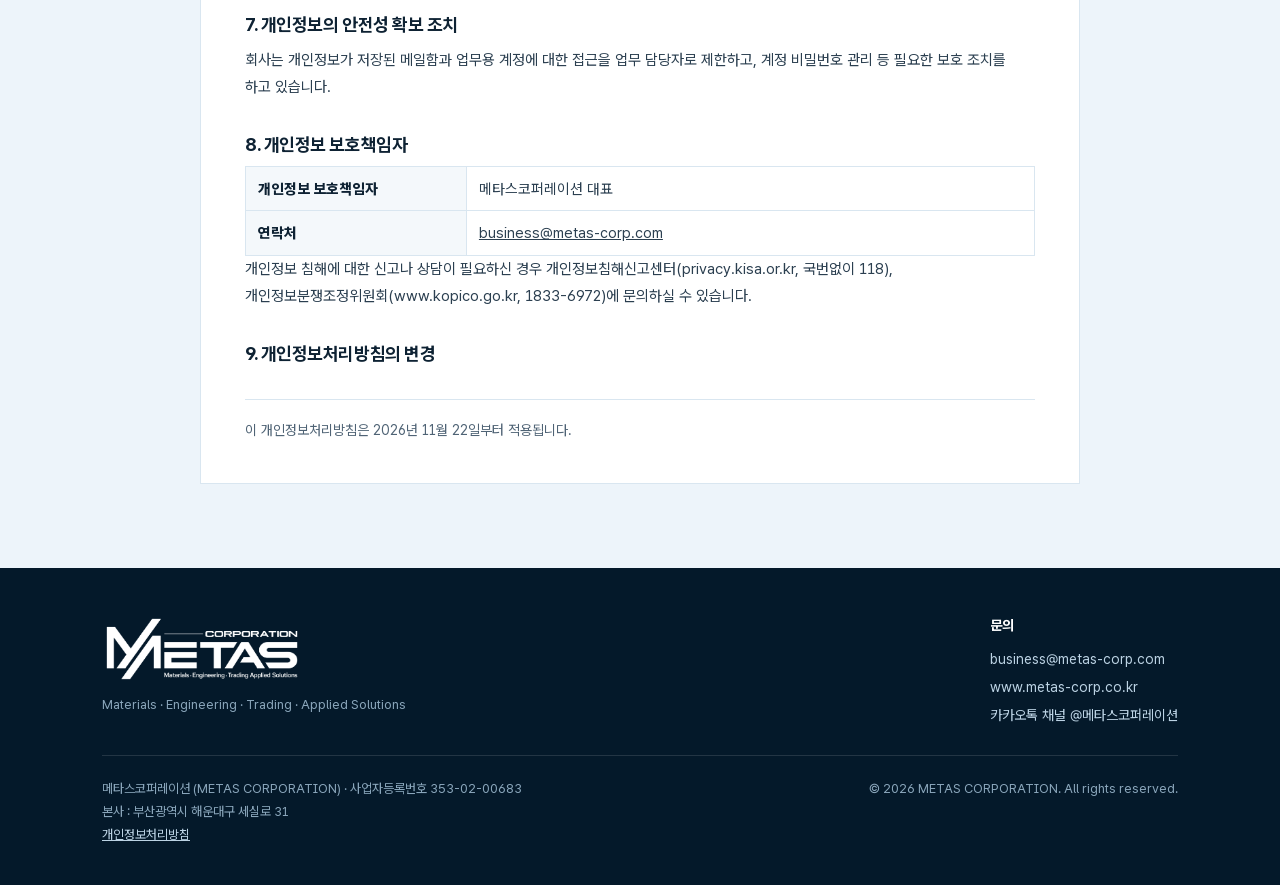
<file: privacy.html>
<!DOCTYPE html>

<html lang="ko">
<head>
<meta charset="utf-8"/>
<meta content="width=device-width, initial-scale=1.0" name="viewport"/>
<title>개인정보처리방침 | METAS CORPORATION</title>
<meta name="description" content="메타스코퍼레이션 홈페이지 거래 문의 과정에서 처리하는 개인정보의 항목, 목적, 보유기간과 정보주체의 권리를 안내합니다."/>
<link rel="canonical" href="https://www.metas-corp.co.kr/privacy.html"/>
<link rel="icon" href="assets/favicon.png?v=20261122-final-powder" type="image/png" sizes="64x64"/>
<link rel="shortcut icon" href="/favicon.ico?v=20261122-final-powder" type="image/x-icon"/>
<link rel="apple-touch-icon" href="assets/apple-touch-icon.png?v=20261122-final-powder" sizes="180x180"/>
<link rel="manifest" href="assets/site.webmanifest?v=20261122-final-powder"/>
<meta name="theme-color" content="#062338"/>
<meta property="og:locale" content="ko_KR"/>
<meta property="og:type" content="website"/>
<meta property="og:site_name" content="METAS CORPORATION"/>
<meta property="og:title" content="개인정보처리방침 | METAS CORPORATION"/>
<meta property="og:description" content="메타스코퍼레이션 홈페이지 거래 문의 과정에서 처리하는 개인정보의 항목, 목적, 보유기간과 정보주체의 권리를 안내합니다."/>
<meta property="og:url" content="https://www.metas-corp.co.kr/privacy.html"/>
<meta property="og:image" content="https://www.metas-corp.co.kr/assets/og-metas-corporation.jpg?v=20261122-final-powder"/>
<meta property="og:image:secure_url" content="https://www.metas-corp.co.kr/assets/og-metas-corporation.jpg?v=20261122-final-powder"/>
<meta property="og:image:type" content="image/jpeg"/>
<meta property="og:image:width" content="1200"/>
<meta property="og:image:height" content="630"/>
<meta property="og:image:alt" content="METAS CORPORATION - 글로벌 소싱과 수출입 무역대행"/>
<meta name="twitter:card" content="summary_large_image"/>
<meta name="twitter:title" content="개인정보처리방침 | METAS CORPORATION"/>
<meta name="twitter:description" content="메타스코퍼레이션 홈페이지 거래 문의 과정에서 처리하는 개인정보의 항목, 목적, 보유기간과 정보주체의 권리를 안내합니다."/>
<meta name="twitter:image" content="https://www.metas-corp.co.kr/assets/og-metas-corporation.jpg?v=20261122-final-powder"/>

<link href="assets/site.css?v=20261122-1" rel="stylesheet"/>
<link rel="stylesheet" href="assets/subpage-v3.css?v=20261122-v31"/>
<link href="assets/fonts/pretendard/pretendardvariable-dynamic-subset.css" rel="stylesheet"/>
<link href="assets/typography.css?v=20261122-v34" rel="stylesheet"/>
<link rel="stylesheet" href="assets/flat-corners.css?v=20261122-v3"/>
</head>
<body id="top">
<header>
<div class="wrap nav">
<a aria-label="METAS CORPORATION 홈" class="brand" href="index.html"><img alt="METAS CORPORATION" class="brand-logo" src="assets/metas-logo-transparent.png"/></a>
<button aria-expanded="false" aria-label="메뉴 열기" class="menu-toggle" type="button"><span></span><span></span><span></span></button><ul><li><a href="index.html#about">회사소개</a></li><li><a href="business.html">사업분야</a></li><li><a href="fee.html">수수료 안내</a></li><li><a href="blog/index.html">인사이트</a></li></ul>
<a class="top-cta" href="inquiry.html">거래 문의하기</a>
</div>
</header>
<main>
<div class="page-top">
<div class="wrap">
<div>
<div class="eyebrow">PRIVACY POLICY</div>
<h1>개인정보처리방침</h1>
</div>
<a class="back" href="index.html">← 메인으로 돌아가기</a>
</div>
</div>
<section class="section soft">
<div class="wrap">
<div class="policy-doc">
<p class="policy-lead">메타스코퍼레이션(METAS CORPORATION, 이하 “회사”)은 「개인정보 보호법」에 따라 정보주체의 개인정보를 보호하고 관련 고충을 원활하게 처리하기 위하여 다음과 같이 개인정보처리방침을 수립·공개합니다.</p>

<h2>1. 처리하는 개인정보 항목과 처리 목적</h2>
<table>
<tr><th>수집 경로</th><td>홈페이지 거래 문의 양식, 이메일, 카카오톡 채널 문의</td></tr>
<tr><th>필수 항목</th><td>담당자명, 회신 이메일, 문의 품명 및 문의 내용</td></tr>
<tr><th>선택 항목</th><td>회사명, 연락처, 거래 유형·국가·수량·희망 일정, 첨부파일(제품 사진·사양서 등)</td></tr>
<tr><th>처리 목적</th><td>거래 문의 확인, 견적·상담 회신, 거래 조건 검토 및 진행 안내</td></tr>
</table>
<p>회사는 위 목적 이외의 용도로 개인정보를 이용하지 않으며, 목적이 변경되는 경우 사전에 동의를 받습니다.</p>

<h2>2. 개인정보의 처리 및 보유 기간</h2>
<ul>
<li>문의 관련 정보는 문의 처리 완료일로부터 <b>1년</b>간 보관한 뒤 지체 없이 파기합니다.</li>
<li>문의가 실제 거래(계약)로 이어진 경우에는 계약 이행 및 「상법」, 「국세기본법」 등 관계 법령에서 정한 기간 동안 보관합니다.</li>
</ul>

<h2>3. 개인정보의 제3자 제공</h2>
<p>회사는 정보주체의 동의 또는 법률의 특별한 규정이 있는 경우를 제외하고 개인정보를 제3자에게 제공하지 않습니다. 거래 진행을 위해 해외 공급처·운송사·통관 대행 등에 정보 제공이 필요한 경우, 제공받는 자·항목·목적을 알리고 별도로 동의를 받습니다.</p>

<h2>4. 개인정보의 국외 이전</h2>
<p>홈페이지 거래 문의 양식은 Google의 메일 전송 서비스를 이용해 회사 문의 메일함으로 전달됩니다.</p>
<table>
<tr><th>이전받는 자</th><td>Google LLC (미국) · 문의: <a href="https://support.google.com/policies/contact/general_privacy_form" rel="noopener" target="_blank">Google 개인정보 문의</a></td></tr>
<tr><th>이전 항목</th><td>문의 양식에 입력한 정보 및 첨부파일</td></tr>
<tr><th>이전 시기·방법</th><td>문의 양식 제출 시 네트워크를 통한 전송</td></tr>
<tr><th>이전 목적</th><td>문의 내용의 메일 전달</td></tr>
<tr><th>보유 기간</th><td>제2항의 보유 기간과 동일</td></tr>
</table>
<p>국외 이전을 원하지 않으시는 경우 문의 양식 대신 이메일(business@metas-corp.com) 또는 카카오톡 채널로 문의하실 수 있습니다.</p>

<h2>5. 개인정보의 파기 절차 및 방법</h2>
<p>보유 기간이 지나거나 처리 목적이 달성된 개인정보는 지체 없이 파기합니다. 전자적 파일은 복구할 수 없는 방법으로 삭제하고, 종이 문서는 분쇄하거나 소각합니다.</p>

<h2>6. 정보주체의 권리와 행사 방법</h2>
<p>정보주체는 언제든지 개인정보의 열람, 정정, 삭제, 처리정지 및 동의 철회를 요구할 수 있습니다. 아래 연락처로 요청하시면 지체 없이 조치하겠습니다.</p>

<h2>7. 개인정보의 안전성 확보 조치</h2>
<p>회사는 개인정보가 저장된 메일함과 업무용 계정에 대한 접근을 업무 담당자로 제한하고, 계정 비밀번호 관리 등 필요한 보호 조치를 하고 있습니다.</p>

<h2>8. 개인정보 보호책임자</h2>
<table>
<tr><th>개인정보 보호책임자</th><td>메타스코퍼레이션 대표</td></tr>
<tr><th>연락처</th><td><a href="mailto:business@metas-corp.com">business@metas-corp.com</a></td></tr>
</table>
<p>개인정보 침해에 대한 신고나 상담이 필요하신 경우 개인정보침해신고센터(privacy.kisa.or.kr, 국번없이 118), 개인정보분쟁조정위원회(www.kopico.go.kr, 1833-6972)에 문의하실 수 있습니다.</p>

<h2>9. 개인정보처리방침의 변경</h2>
<p class="policy-date">이 개인정보처리방침은 2026년 11월 22일부터 적용됩니다.</p>
</div>
</div>
</section>
</main>
<footer class="footer">
<div class="wrap">
<div class="footer-top">
<div>
<a aria-label="METAS CORPORATION 홈" class="footer-brand" href="#top"><span class="logo-chip"><img alt="METAS CORPORATION" src="assets/metas-logo-white-transparent.png"/></span></a>
<p class="footer-desc">Materials · Engineering · Trading · Applied Solutions</p>
</div>
<div class="footer-contact">
<div class="footer-contact-title">문의</div>
<a href="mailto:business@metas-corp.com">business@metas-corp.com</a>
<a href="https://www.metas-corp.co.kr" rel="noopener" target="_blank">www.metas-corp.co.kr</a>
<a href="http://pf.kakao.com/_SASyn" rel="noopener" target="_blank">카카오톡 채널 @메타스코퍼레이션</a>
</div>
</div>
<div class="footer-divider"></div>
<div class="footer-bottom">
<div class="footer-company">
        메타스코퍼레이션 (METAS CORPORATION) · 사업자등록번호 353-02-00683<br/>
        본사 : 부산광역시 해운대구 세실로 31<br/>
<a class="policy-link" href="privacy.html" id="privacyPolicyLink">개인정보처리방침</a>
</div>
<div class="footer-copy">© 2026 METAS CORPORATION. All rights reserved.</div>
</div>
</div>
</footer>
<button aria-label="맨 위로 이동" class="to-top" id="toTop" type="button">
<svg fill="none" stroke="currentColor" stroke-linecap="round" stroke-linejoin="round" stroke-width="2.4" viewbox="0 0 24 24"><path d="M12 19V5M5 12l7-7 7 7"></path></svg>
</button>
<script>
  const io = new IntersectionObserver(es=>{es.forEach(e=>{if(e.isIntersecting){e.target.classList.add('show');io.unobserve(e.target);}});},{threshold:.12});
  document.querySelectorAll('.reveal').forEach(n=>io.observe(n));
  const t=document.getElementById('toTop');
  if(t){window.addEventListener('scroll',()=>{if(window.scrollY>400)t.classList.add('show');else t.classList.remove('show');},{passive:true});
  t.addEventListener('click',()=>window.scrollTo({top:0,behavior:'smooth'}));}
</script>
<script>
(function(){
  const button=document.querySelector('.menu-toggle');
  const menu=document.querySelector('.nav ul');
  if(!button||!menu)return;
  const close=()=>{button.setAttribute('aria-expanded','false');menu.classList.remove('open');document.body.classList.remove('menu-open');};
  button.addEventListener('click',()=>{const open=button.getAttribute('aria-expanded')==='true';button.setAttribute('aria-expanded',String(!open));menu.classList.toggle('open',!open);document.body.classList.toggle('menu-open',!open);});
  menu.querySelectorAll('a').forEach(a=>a.addEventListener('click',close));
  document.addEventListener('click',e=>{if(!menu.contains(e.target)&&!button.contains(e.target))close();});
  window.addEventListener('resize',()=>{if(window.innerWidth>860)close();});
})();
</script></body>
</html>
</file>
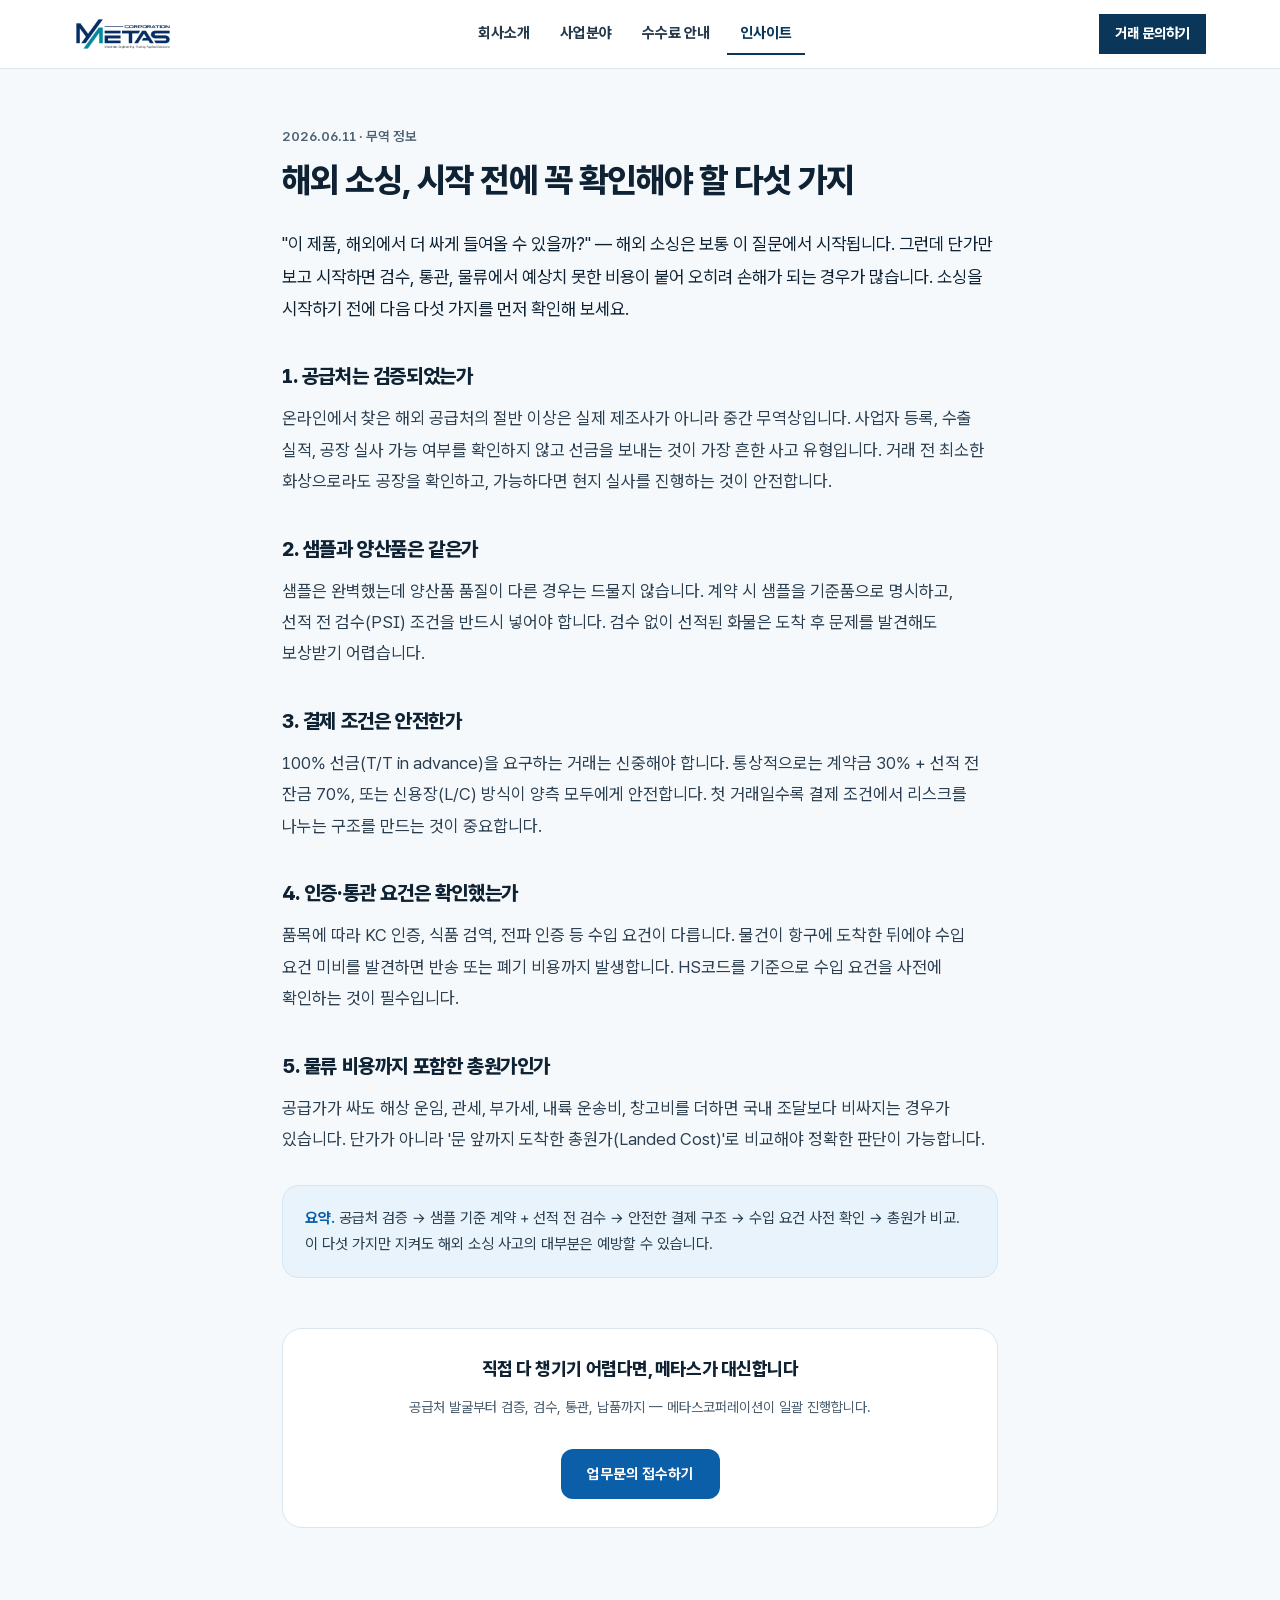
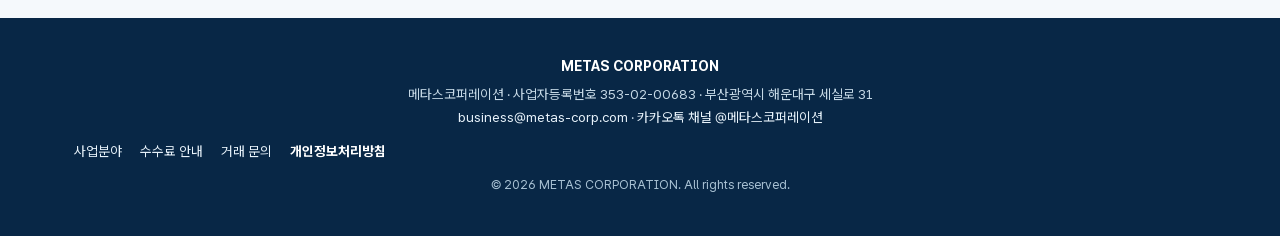
<file: blog/global-sourcing-checklist.html>
<!DOCTYPE html>
<html lang="ko">
<head>
<meta charset="UTF-8">
<meta name="viewport" content="width=device-width, initial-scale=1.0">
<title>해외 소싱, 시작 전에 확인할 다섯 가지 | METAS CORPORATION</title>
<meta name="description" content="공급처 검증부터 샘플, 결제 조건, 인증·통관 요건, 총물류비까지 해외 소싱에서 확인할 핵심 실무를 정리했습니다."/>
<link rel="canonical" href="https://www.metas-corp.co.kr/blog/global-sourcing-checklist.html"/>
<link rel="icon" href="../assets/favicon.png?v=20261122-final-powder" type="image/png" sizes="64x64"/>
<link rel="shortcut icon" href="/favicon.ico?v=20261122-final-powder" type="image/x-icon"/>
<link rel="apple-touch-icon" href="../assets/apple-touch-icon.png?v=20261122-final-powder" sizes="180x180"/>
<link rel="manifest" href="../assets/site.webmanifest?v=20261122-final-powder"/>
<meta name="theme-color" content="#062338"/>
<meta property="og:locale" content="ko_KR"/>
<meta property="og:type" content="article"/>
<meta property="og:site_name" content="METAS CORPORATION"/>
<meta property="og:title" content="해외 소싱, 시작 전에 확인할 다섯 가지 | METAS CORPORATION"/>
<meta property="og:description" content="공급처 검증부터 샘플, 결제 조건, 인증·통관 요건, 총물류비까지 해외 소싱에서 확인할 핵심 실무를 정리했습니다."/>
<meta property="og:url" content="https://www.metas-corp.co.kr/blog/global-sourcing-checklist.html"/>
<meta property="og:image" content="https://www.metas-corp.co.kr/assets/og-metas-corporation.jpg?v=20261122-final-powder"/>
<meta property="og:image:secure_url" content="https://www.metas-corp.co.kr/assets/og-metas-corporation.jpg?v=20261122-final-powder"/>
<meta property="og:image:type" content="image/jpeg"/>
<meta property="og:image:width" content="1200"/>
<meta property="og:image:height" content="630"/>
<meta property="og:image:alt" content="METAS CORPORATION - 글로벌 소싱과 수출입 무역대행"/>
<meta name="twitter:card" content="summary_large_image"/>
<meta name="twitter:title" content="해외 소싱, 시작 전에 확인할 다섯 가지 | METAS CORPORATION"/>
<meta name="twitter:description" content="공급처 검증부터 샘플, 결제 조건, 인증·통관 요건, 총물류비까지 해외 소싱에서 확인할 핵심 실무를 정리했습니다."/>
<meta name="twitter:image" content="https://www.metas-corp.co.kr/assets/og-metas-corporation.jpg?v=20261122-final-powder"/>

<style>
  :root{--bg:#f5f9fc;--ink:#0e2233;--text:#324a5c;--muted:#6e8294;--line:#d9e6f0;
    --brand:#0b5fa8;--brand2:#1899c9;--sky:#e8f3fb}
  *{margin:0;padding:0;box-sizing:border-box}
  body{font-family:-apple-system,BlinkMacSystemFont,"Pretendard","Noto Sans KR","Apple SD Gothic Neo","Segoe UI",Arial,sans-serif;
    background:var(--bg);color:var(--text);line-height:1.85;font-size:16.5px}
  a{color:inherit}
  .wrap{max-width:760px;margin:0 auto;padding:0 22px}
  header{position:sticky;top:0;z-index:60;background:rgba(245,249,252,.9);backdrop-filter:blur(10px);border-bottom:1px solid var(--line)}
  .nav{display:flex;align-items:center;justify-content:space-between;height:64px;max-width:1120px;margin:0 auto;padding:0 22px}
  .brand{display:flex;align-items:center;gap:10px;text-decoration:none}
  .brand-mark{width:30px;height:30px;border-radius:9px;background:linear-gradient(135deg,var(--brand),var(--brand2));
    display:grid;place-items:center;color:#fff;font-weight:800;font-size:14px}
  .brand b{font-size:16.5px;color:var(--ink)}
  .brand-logo{height:32px;width:auto;display:block}
  .back{text-decoration:none;font-size:13.5px;font-weight:700;color:var(--brand);background:#fff;border:1.5px solid var(--line);border-radius:99px;padding:9px 18px}
  article{padding:60px 0 90px}
  .meta{font-size:13px;color:var(--muted);font-weight:600}
  h1{font-size:clamp(25px,3.6vw,34px);font-weight:800;color:var(--ink);letter-spacing:-.02em;line-height:1.35;margin:10px 0 26px}
  h2{font-size:20px;font-weight:800;color:var(--ink);margin:38px 0 12px;letter-spacing:-.01em}
  p{margin:14px 0}
  .lead{font-size:17.5px;color:var(--ink)}
  .tipbox{background:var(--sky);border:1px solid var(--line);border-radius:16px;padding:20px 22px;margin:30px 0;font-size:15px}
  .tipbox b{color:var(--brand)}
  .cta{margin-top:50px;background:#fff;border:1px solid var(--line);border-radius:20px;padding:28px 26px;text-align:center}
  .cta h3{font-size:18px;font-weight:800;color:var(--ink)}
  .cta p{font-size:14px;color:var(--muted)}
  .cta a{display:inline-block;margin-top:14px;background:var(--brand);color:#fff;text-decoration:none;font-weight:700;font-size:14.5px;border-radius:12px;padding:13px 26px}
  .cta a:hover{background:var(--brand2)}
  footer{background:#04192a;color:#8aa6bb;padding:32px 0;font-size:13px;text-align:center}
  footer a{color:#bcd3e4}

/* 모바일 최적화 */
*{box-sizing:border-box}img{max-width:100%;height:auto}body{overflow-x:hidden}
@media(max-width:720px){body{font-size:15px}.wrap{padding-left:16px!important;padding-right:16px!important}header .wrap{min-height:62px;gap:12px}.brand-logo{height:32px!important}h1{font-size:28px!important;line-height:1.3!important}.grid,.blog-grid{grid-template-columns:1fr!important}.card,.blog-card{min-width:0}.back{font-size:13px;white-space:nowrap}article{padding-top:36px!important;padding-bottom:60px!important}article h2{font-size:21px!important;margin-top:34px!important}.lead{font-size:16px!important;padding:18px!important}}
@media(max-width:420px){.wrap{padding-left:14px!important;padding-right:14px!important}h1{font-size:25px!important}.brand-logo{height:29px!important}}


/* 2026-11-22: consistent Korean line breaks on blog pages */
:where(h1,h2,h3,p,li,.blog-title,.blog-excerpt,.head p,.meta,.lead,.tipbox,.cta,
 .blog-body,.blog-card,footer){word-break:keep-all;overflow-wrap:break-word}
:where(h1,h2,h3){text-wrap:balance}
:where(p,li,.blog-excerpt){text-wrap:pretty}
:where(.wrap,.blog-grid,.blog-card,.blog-body,.nav,.brand,.cta){min-width:0}
.back{max-width:100%;white-space:normal;text-align:center}
footer{padding-left:16px;padding-right:16px}
@media(max-width:420px){.nav{gap:9px}.back{padding:9px 12px}}
</style>
<style>
.blog-actions{display:flex;align-items:center;gap:8px}
.blog-cta{text-decoration:none;font-size:13.5px;font-weight:800;color:#fff;background:#0a365a;padding:10px 16px;white-space:nowrap}
.blog-cta:hover{background:#0b5fa8}
footer.blog-footer{background:#082746;color:#c6d9e6;padding:34px 16px 38px;font-size:12.5px;text-align:left;line-height:1.75}
footer.blog-footer .wrap{max-width:1120px;margin:0 auto}
footer.blog-footer strong{color:#fff;font-size:13.5px;display:block;margin-bottom:4px}
footer.blog-footer p{margin:0}
footer.blog-footer a{color:#e8f3fb;text-decoration:none}
footer.blog-footer .blog-footer-links{display:flex;flex-wrap:wrap;gap:6px 16px;margin-top:10px}
footer.blog-footer b{color:#fff}
footer.blog-footer small{display:block;margin-top:10px;color:#93b0c4}
@media(max-width:520px){.blog-cta{display:none}}
</style>
<link href="../assets/fonts/pretendard/pretendardvariable-dynamic-subset.css" rel="stylesheet"/>
<link href="../assets/typography.css?v=20261122-v34" rel="stylesheet"/>
<link href="../assets/insight.css?v=20261122-v44" rel="stylesheet"/>
<link rel="stylesheet" href="../assets/flat-corners.css?v=20261122-v3"/>
</head>
<body>
<header class="ins-header">
<div class="wrap">
<a aria-label="METAS CORPORATION 홈" class="brand" href="../index.html"><img alt="METAS CORPORATION" src="../assets/metas-logo-transparent.png" width="148" height="34"/></a>
<nav aria-label="주요 메뉴"><ul class="ins-nav"><li><a href="../index.html#about">회사소개</a></li><li><a href="../business.html">사업분야</a></li><li><a href="../fee.html">수수료 안내</a></li><li><a href="index.html" aria-current="page">인사이트</a></li></ul></nav>
<a class="ins-cta" href="../inquiry.html">거래 문의하기</a>
</div>
</header>

<article class="wrap">
  <div class="meta">2026.06.11 · 무역 정보</div>
  <h1>해외 소싱, 시작 전에 꼭 확인해야 할 다섯 가지</h1>

  <p class="lead">"이 제품, 해외에서 더 싸게 들여올 수 있을까?" — 해외 소싱은 보통 이 질문에서 시작됩니다. 그런데 단가만 보고 시작하면 검수, 통관, 물류에서 예상치 못한 비용이 붙어 오히려 손해가 되는 경우가 많습니다. 소싱을 시작하기 전에 다음 다섯 가지를 먼저 확인해 보세요.</p>

  <h2>1. 공급처는 검증되었는가</h2>
  <p>온라인에서 찾은 해외 공급처의 절반 이상은 실제 제조사가 아니라 중간 무역상입니다. 사업자 등록, 수출 실적, 공장 실사 가능 여부를 확인하지 않고 선금을 보내는 것이 가장 흔한 사고 유형입니다. 거래 전 최소한 화상으로라도 공장을 확인하고, 가능하다면 현지 실사를 진행하는 것이 안전합니다.</p>

  <h2>2. 샘플과 양산품은 같은가</h2>
  <p>샘플은 완벽했는데 양산품 품질이 다른 경우는 드물지 않습니다. 계약 시 샘플을 기준품으로 명시하고, 선적 전 검수(PSI) 조건을 반드시 넣어야 합니다. 검수 없이 선적된 화물은 도착 후 문제를 발견해도 보상받기 어렵습니다.</p>

  <h2>3. 결제 조건은 안전한가</h2>
  <p>100% 선금(T/T in advance)을 요구하는 거래는 신중해야 합니다. 통상적으로는 계약금 30% + 선적 전 잔금 70%, 또는 신용장(L/C) 방식이 양측 모두에게 안전합니다. 첫 거래일수록 결제 조건에서 리스크를 나누는 구조를 만드는 것이 중요합니다.</p>

  <h2>4. 인증·통관 요건은 확인했는가</h2>
  <p>품목에 따라 KC 인증, 식품 검역, 전파 인증 등 수입 요건이 다릅니다. 물건이 항구에 도착한 뒤에야 수입 요건 미비를 발견하면 반송 또는 폐기 비용까지 발생합니다. HS코드를 기준으로 수입 요건을 사전에 확인하는 것이 필수입니다.</p>

  <h2>5. 물류 비용까지 포함한 총원가인가</h2>
  <p>공급가가 싸도 해상 운임, 관세, 부가세, 내륙 운송비, 창고비를 더하면 국내 조달보다 비싸지는 경우가 있습니다. 단가가 아니라 '문 앞까지 도착한 총원가(Landed Cost)'로 비교해야 정확한 판단이 가능합니다.</p>

  <div class="tipbox">
    <b>요약.</b> 공급처 검증 → 샘플 기준 계약 + 선적 전 검수 → 안전한 결제 구조 → 수입 요건 사전 확인 → 총원가 비교. 이 다섯 가지만 지켜도 해외 소싱 사고의 대부분은 예방할 수 있습니다.
  </div>

  <div class="cta">
    <h3>직접 다 챙기기 어렵다면, 메타스가 대신합니다</h3>
    <p>공급처 발굴부터 검증, 검수, 통관, 납품까지 — 메타스코퍼레이션이 일괄 진행합니다.</p>
    <a href="../inquiry.html">업무문의 접수하기</a>
  </div>
</article>

<footer class="ins-footer">
<div class="wrap">
<strong>METAS CORPORATION</strong>
<p>메타스코퍼레이션 · 사업자등록번호 353-02-00683 · 부산광역시 해운대구 세실로 31</p>
<p><a href="mailto:business@metas-corp.com">business@metas-corp.com</a> · <a href="http://pf.kakao.com/_SASyn" rel="noopener" target="_blank">카카오톡 채널 @메타스코퍼레이션</a></p>
<p class="links"><a href="../business.html">사업분야</a><a href="../fee.html">수수료 안내</a><a href="../inquiry.html">거래 문의</a><a href="../privacy.html"><b>개인정보처리방침</b></a></p>
<small>© 2026 METAS CORPORATION. All rights reserved.</small>
</div>
</footer>
</body>
</html>
</file>
<file: assets/site.css>
:root{--bg:#f5f9fc;--bg2:#edf4fa;--ink:#0e2233;--text:#324a5c;--muted:#6e8294;--line:#d9e6f0;--card:#fff;
    --brand:#0b5fa8;--brand2:#1899c9;--navy:#062338;--sky:#e8f3fb;--green:#24b883;--orange:#f2a338;--mint:#00a4c0;--mint-d:#00829a;
    --shadow:0 18px 55px rgba(9,52,96,.11);--shadow2:0 10px 26px rgba(9,52,96,.08);--radius:26px}
  *{margin:0;padding:0;box-sizing:border-box}
  html{scroll-behavior:smooth}
  body{font-family:-apple-system,BlinkMacSystemFont,"Pretendard","Noto Sans KR","Apple SD Gothic Neo","Segoe UI",Arial,sans-serif;
    background:var(--bg);color:var(--text);line-height:1.7;font-size:16.5px;-webkit-font-smoothing:antialiased}
  a{color:inherit}
  :focus-visible{outline:3px solid var(--brand2);outline-offset:2px;border-radius:6px}
  .wrap{max-width:1120px;margin:0 auto;padding:0 22px}
  h1,h2,h3{color:var(--ink);letter-spacing:-.02em;line-height:1.32}
  .reveal{opacity:0;transform:translateY(16px);transition:opacity .55s ease,transform .55s ease}
  .reveal.show{opacity:1;transform:none}
  @media(prefers-reduced-motion:reduce){.reveal{opacity:1;transform:none;transition:none}}

  /* 헤더 */
  header{position:sticky;top:0;z-index:60;background:rgba(245,249,252,.9);backdrop-filter:blur(10px);border-bottom:1px solid var(--line)}
  .nav{display:flex;align-items:center;justify-content:space-between;height:64px}
  .brand{display:flex;align-items:center;gap:10px;text-decoration:none}
  .brand-mark{width:30px;height:30px;border-radius:9px;background:linear-gradient(135deg,var(--navy),var(--mint));
    display:grid;place-items:center;color:#fff;font-weight:800;font-size:14px}
  .brand b{font-size:16.5px;color:var(--ink);letter-spacing:.02em}
  .brand-logo{height:46px;width:auto;display:block}
  @media(max-width:480px){.brand-logo{height:36px}}
  .nav ul{display:flex;gap:24px;list-style:none}
  .nav ul a{text-decoration:none;font-size:14px;font-weight:500;color:var(--text)}
  .nav ul a:hover{color:var(--brand)}
  .nav .top-cta{background:var(--brand);color:#fff;text-decoration:none;font-size:13.5px;font-weight:700;padding:9px 18px;border-radius:99px}
  .nav .top-cta:hover{background:var(--brand2)}
  

  /* 버튼 */
  .btn{display:inline-block;text-decoration:none;font-weight:700;font-size:15px;border-radius:14px;padding:14px 26px;
    border:none;cursor:pointer;transition:background .18s,color .18s,box-shadow .18s}
  .btn.primary{background:var(--brand);color:#fff;box-shadow:var(--shadow2)}
  .btn.primary:hover{background:var(--brand2)}
  .btn.ghost{background:#fff;color:var(--brand);border:1.5px solid var(--line)}
  .btn.ghost:hover{border-color:var(--brand)}

  /* 히어로 */
  .hero{padding:64px 0 76px;background:linear-gradient(180deg,var(--bg) 0%,var(--bg2) 100%)}
  .hero-inner{display:grid;grid-template-columns:1fr 1.05fr;gap:46px;align-items:center}
  .eyebrow{display:inline-block;font-size:12px;font-weight:800;letter-spacing:.16em;color:var(--brand);
    background:var(--sky);border:1px solid var(--line);border-radius:99px;padding:7px 14px;margin-bottom:18px}
  h1{font-size:clamp(30px,4.4vw,44px);font-weight:800}
  h1 .accent{color:var(--mint-d)}
  .hero-copy h1{word-break:keep-all}
  .hero-copy h1 .hl{white-space:nowrap}
  .hero-copy p{margin-top:16px;font-size:17px;max-width:46ch}
  .hero-actions{display:flex;gap:12px;margin-top:28px;flex-wrap:wrap}

  /* 히어로 정보 패널 */
  .biz-panel{background:var(--card);border:1px solid var(--line);border-radius:var(--radius);box-shadow:var(--shadow);padding:30px 28px}
  .panel-title{display:flex;justify-content:space-between;gap:16px;align-items:flex-start}
  .panel-title h2{font-size:20px;font-weight:800}
  .panel-title p{margin-top:8px;font-size:14px;color:var(--muted)}
  .panel-badge{flex:none;font-size:11px;font-weight:800;letter-spacing:.12em;color:var(--brand);background:var(--sky);border-radius:99px;padding:6px 12px}
  .biz-flow{display:grid;grid-template-columns:repeat(3,1fr);gap:10px;margin-top:20px}
  .flow-card{background:var(--bg);border:1px solid var(--line);border-radius:16px;padding:14px 13px}
  .flow-card small{display:block;font-weight:800;color:var(--brand2);font-size:11.5px;letter-spacing:.1em}
  .flow-card b{display:block;color:var(--ink);font-size:14px;margin:5px 0 3px}
  .flow-card span{font-size:12px;color:var(--muted);line-height:1.5;display:block}
  .panel-check{margin-top:20px;background:var(--sky);border-radius:18px;padding:18px 18px 16px}
  .panel-check h3{font-size:14.5px;font-weight:800}
  .check-row{display:flex;flex-wrap:wrap;gap:8px;margin-top:12px}
  .check-row span{font-size:12.5px;font-weight:600;color:var(--brand);background:#fff;border:1px solid var(--line);border-radius:99px;padding:6px 12px}
  .panel-note{margin-top:16px;font-size:12.5px;color:var(--muted);border-top:1px dashed var(--line);padding-top:14px}
  @media(max-width:920px){.hero-inner{grid-template-columns:1fr}.biz-flow{grid-template-columns:1fr 1fr}}

  /* 공통 섹션 */
  .section{padding:84px 0}
  .section.soft{background:var(--bg2)}
  .section-head{margin-bottom:40px}
  .section-head .eyebrow{margin-bottom:14px}
  .section-head h2{font-size:clamp(24px,3vw,32px);font-weight:800}
  .section-head p{margin-top:12px;max-width:60ch;color:var(--muted)}

  /* 문의 폼 */
  .quote-shell{background:var(--card);border:1px solid var(--line);border-radius:var(--radius);box-shadow:var(--shadow);overflow:hidden}
  .quote-head{display:flex;justify-content:space-between;align-items:flex-start;gap:16px;padding:30px 32px;border-bottom:1px solid var(--line);background:linear-gradient(120deg,#fff,var(--sky))}
  .quote-head h2{font-size:22px;font-weight:800}
  .quote-head p{margin-top:6px;font-size:14px;color:var(--muted)}
  .badge{flex:none;font-size:11px;font-weight:800;letter-spacing:.1em;color:#fff;background:var(--brand);border-radius:99px;padding:7px 13px}
  .quote-body{padding:30px 32px 34px}
  .form-grid{display:grid;grid-template-columns:repeat(2,1fr);gap:16px}
  .field{display:flex;flex-direction:column;gap:7px}
  .field.full{grid-column:1/-1}
  .field label{font-size:13px;font-weight:700;color:var(--ink)}
  .field input,.field select,.field textarea{width:100%;border:1px solid var(--line);border-radius:10px;padding:0 13px;font-family:inherit;font-size:14px;background:var(--bg);color:var(--ink)}
  .field input,.field select{height:42px}
  .field textarea{min-height:108px;padding:11px 13px;resize:vertical;line-height:1.55}
  .field input[type="file"]{height:auto;min-height:42px;padding:8px 10px;background:#fff}
  .field input:focus,.field select:focus,.field textarea:focus{outline:2px solid var(--brand2);outline-offset:0;border-color:var(--brand2);background:#fff}
  .field small{font-size:12px;color:var(--muted)}
  .form-actions{margin-top:24px;display:flex;flex-direction:column;gap:10px}
  .form-actions .hint{font-size:12.5px;color:var(--muted);text-align:center}
  @media(max-width:720px){.form-grid{grid-template-columns:1fr}}

  /* 확인 항목 */
  .check-grid{display:grid;grid-template-columns:repeat(3,1fr);gap:14px}
  .check-card{background:var(--card);border:1px solid var(--line);border-radius:20px;box-shadow:var(--shadow2);padding:24px 22px}
  .check-card .no{display:inline-grid;place-items:center;width:34px;height:34px;border-radius:11px;background:var(--sky);color:var(--brand);font-weight:800;font-size:13px}
  .check-card h3{font-size:16.5px;font-weight:800;margin:14px 0 8px}
  .check-card p{font-size:13.5px;color:var(--muted);line-height:1.65}
  @media(max-width:860px){.check-grid{grid-template-columns:1fr 1fr}}
  @media(max-width:540px){.check-grid{grid-template-columns:1fr}}

  /* 사업분야 */
  .biz-grid{display:grid;grid-template-columns:repeat(3,1fr);gap:16px}
  .biz-card{background:var(--card);border:1px solid var(--line);border-radius:20px;box-shadow:var(--shadow2);padding:22px 22px 24px;transition:transform .18s,box-shadow .18s}
  .biz-card:hover{transform:translateY(-3px);box-shadow:var(--shadow)}
  .biz-card .cat{font-size:11px;font-weight:800;letter-spacing:.1em;color:var(--brand2)}
  .biz-card h3{font-size:17px;font-weight:800;margin:8px 0 6px}
  .biz-card h3 small{display:block;font-size:11px;font-weight:600;color:var(--muted);letter-spacing:.06em;margin-top:2px}
  .biz-card p{font-size:13.5px;color:var(--muted);line-height:1.6}
  .biz-card.wide{grid-column:1/-1;background:linear-gradient(120deg,var(--navy),#0b3a5c);border:none;color:#cfe3f2;
    display:grid;grid-template-columns:1.2fr 1fr;gap:24px;align-items:center;padding:30px 30px}
  .biz-card.wide h3{color:#fff;font-size:20px}
  .biz-card.wide p{color:#a9c4d8;font-size:14.5px}
  .biz-card.wide .cat{color:var(--mint)}
  .biz-card.wide ul{list-style:none;font-size:13.5px}
  .biz-card.wide ul li{padding:8px 0;border-top:1px dashed rgba(255,255,255,.18)}
  @media(max-width:920px){.biz-grid{grid-template-columns:1fr 1fr}}
  @media(max-width:560px){.biz-grid{grid-template-columns:1fr}.biz-card.wide{grid-template-columns:1fr}}

  /* 회사 소개 박스 */
  .biz-intro{background:var(--card);border:1px solid var(--line);border-radius:20px;box-shadow:var(--shadow2);padding:28px 30px;margin-bottom:28px}
  .biz-intro p{font-size:15px;color:var(--text);line-height:1.85}
  .biz-intro p + p{margin-top:14px}
  .biz-intro .lead-line{color:var(--ink);font-weight:700}
  .biz-intro .accent-line{color:var(--mint-d);font-weight:700}
  /* 분야 그룹 / 칩 */
  .field-group{margin-bottom:22px}
  .field-group h4{font-size:13px;font-weight:800;letter-spacing:.08em;color:var(--brand);margin-bottom:12px;display:flex;align-items:center;gap:10px}
  .field-group h4::before{content:"";width:22px;height:2px;background:var(--brand2)}
  .field-chips{display:flex;flex-wrap:wrap;gap:10px}
  .field-chips span{font-size:14px;font-weight:600;color:var(--ink);background:var(--card);border:1px solid var(--line);
    border-radius:12px;padding:11px 16px;box-shadow:var(--shadow2)}
  .field-chips span small{color:var(--muted);font-weight:500;font-size:11px;margin-left:5px}
  .field-chips span.etc{background:var(--sky);border-style:dashed;color:var(--brand);border-color:var(--brand2)}

  /* 블로그 */
  .blog-section{padding:84px 0;background:var(--bg2)}
  .blog-head{display:flex;justify-content:space-between;align-items:flex-end;gap:18px;margin-bottom:34px;flex-wrap:wrap}
  .blog-badge{display:inline-block;font-size:11px;font-weight:800;letter-spacing:.14em;color:var(--brand);background:var(--sky);border:1px solid var(--line);border-radius:99px;padding:6px 13px;margin-bottom:12px}
  .blog-head h2{font-size:clamp(24px,3vw,30px);font-weight:800}
  .blog-head p{margin-top:10px;font-size:14px;color:var(--muted)}
  .blog-filter{text-decoration:none;font-size:13.5px;font-weight:700;color:var(--brand);background:#fff;border:1.5px solid var(--line);border-radius:99px;padding:10px 20px}
  .blog-filter:hover{border-color:var(--brand)}
  .blog-grid{display:grid;grid-template-columns:repeat(3,1fr);gap:16px}
  .blog-card{background:var(--card);border:1px solid var(--line);border-radius:20px;box-shadow:var(--shadow2);overflow:hidden;display:flex;flex-direction:column}
  .blog-thumb{display:block;aspect-ratio:1/1;background:linear-gradient(120deg,var(--brand),var(--brand2));overflow:hidden}
  .blog-thumb img{width:100%;height:100%;object-fit:cover;background:#fff}
  .blog-thumb.placeholder{display:grid;place-items:center;color:#fff;font-weight:800;font-size:14px;letter-spacing:.1em;text-decoration:none}
  .blog-body{padding:18px 20px 22px;display:flex;flex-direction:column;gap:8px;flex:1}
  .blog-meta{font-size:12px;color:var(--muted);font-weight:600}
  .blog-title{font-size:16px;font-weight:800;color:var(--ink)}
  .blog-excerpt{font-size:13.5px;color:var(--muted);line-height:1.6;flex:1}
  .blog-read{margin-top:4px;font-size:13px;font-weight:700;color:var(--brand);text-decoration:none}
  .blog-read:hover{text-decoration:underline}
  @media(max-width:920px){.blog-grid{grid-template-columns:1fr}}

  /* 수치 섹션 (METAS AT A GLANCE / WHY METAS) — 다크 */
  .stat-section{background:var(--navy);color:#bcd3e4}
  .stat-section .eyebrow{background:rgba(255,255,255,.08);border-color:rgba(255,255,255,.15);color:#fff}
  .stat-section h2{color:#fff}
  .stat-section .section-head p{color:#9fbacd}
  .stat-grid{display:grid;gap:0;border:1px solid rgba(255,255,255,.14);border-radius:18px;overflow:hidden}
  .stat-grid.cols-3{grid-template-columns:repeat(3,1fr)}
  .stat-grid.cols-4{grid-template-columns:repeat(4,1fr)}
  .stat-cell{padding:30px 28px 34px;border-right:1px solid rgba(255,255,255,.14)}
  .stat-cell:last-child{border-right:none}
  .stat-num{font-size:38px;font-weight:800;color:var(--mint);letter-spacing:-.02em;line-height:1}
  .stat-num small{font-size:15px;font-weight:600;color:#9fbacd;margin-left:5px;letter-spacing:0}
  .stat-cell h3{font-size:16.5px;font-weight:800;color:#fff;margin:16px 0 8px}
  .stat-cell p{font-size:13.5px;color:#9fbacd;line-height:1.6}
  .stat-note{margin-top:18px;font-size:12.5px;color:#7d97ab;letter-spacing:.02em}
  @media(max-width:860px){.stat-grid.cols-4{grid-template-columns:1fr 1fr}.stat-grid.cols-3{grid-template-columns:1fr}.stat-cell{border-bottom:1px solid rgba(255,255,255,.14)}}
  @media(max-width:540px){.stat-grid.cols-4{grid-template-columns:1fr}}

  /* 진행 절차 — 리스트형 (라이트) */
  .proc-list{list-style:none;border-top:1px solid var(--line);margin-top:8px}
  .proc-list li{display:grid;grid-template-columns:80px 220px 1fr;gap:24px;align-items:baseline;
    padding:24px 6px;border-bottom:1px solid var(--line)}
  .proc-list .step-no{font-size:14px;font-weight:800;color:var(--mint-d);letter-spacing:.06em}
  .proc-list h3{font-size:18px;font-weight:800;color:var(--ink);letter-spacing:-.01em}
  .proc-list p{font-size:14.5px;color:var(--muted);margin:0}
  @media(max-width:760px){.proc-list li{grid-template-columns:54px 1fr}.proc-list p{grid-column:2}}

  /* 다크 섹션 (문의 CTA) */
  .section.dark{background:var(--navy);color:#bcd3e4}
  .section.dark h2{color:#fff}
  .section.dark .section-head p{color:#9fbacd}
  .contact-cta{text-align:center}
  .contact-cta h2{font-size:clamp(24px,3.2vw,34px)}
  .contact-cta p{margin:14px auto 0;max-width:52ch;color:#9fbacd}
  .contact-actions{display:flex;gap:12px;justify-content:center;margin-top:30px;flex-wrap:wrap}
  .btn.light{background:#fff;color:var(--navy)}
  .btn.light:hover{background:var(--sky)}
  .btn.outline{background:transparent;color:#fff;border:1.5px solid rgba(255,255,255,.4)}
  .btn.outline:hover{border-color:#fff}
  .btn.kakao{background:#FEE500;color:#191600;display:inline-flex;align-items:center;gap:8px}
  .btn.kakao:hover{background:#f5d800}
  .btn.kakao svg{width:18px;height:18px;display:block}

  /* 수수료 안내 */
  .fee-grid{display:grid;grid-template-columns:1.15fr .85fr;gap:20px;align-items:stretch}
  .fee-card{background:var(--card);border:1px solid var(--line);border-radius:20px;box-shadow:var(--shadow2);overflow:hidden;display:flex;flex-direction:column}
  .fee-card-head{padding:20px 24px;border-bottom:1px solid var(--line);background:linear-gradient(120deg,#fff,var(--sky))}
  .fee-card-head h3{font-size:17px;font-weight:800;color:var(--ink)}
  .fee-card-head p{font-size:12.5px;color:var(--muted);margin-top:4px}
  .fee-table{width:100%;border-collapse:collapse;flex:1}
  .fee-table th,.fee-table td{text-align:left;padding:14px 24px;font-size:14px;border-bottom:1px solid var(--line)}
  .fee-table th{font-size:12px;font-weight:800;letter-spacing:.04em;color:var(--muted);background:var(--bg)}
  .fee-table tr:last-child td{border-bottom:none}
  .fee-table .scope{color:var(--ink);font-weight:600}
  .fee-table .rate{color:var(--brand);font-weight:800;white-space:nowrap}
  .fee-list{list-style:none;padding:6px 0;flex:1;display:flex;flex-direction:column;justify-content:space-around}
  .fee-list li{display:flex;justify-content:space-between;gap:14px;align-items:baseline;padding:14px 24px;border-bottom:1px solid var(--line);font-size:14px}
  .fee-list li:last-child{border-bottom:none}
  .fee-list .label{color:var(--ink);font-weight:600}
  .fee-list .value{color:var(--brand);font-weight:800;white-space:nowrap;text-align:right}
  .fee-note{margin-top:18px;font-size:12.5px;color:var(--muted);line-height:1.7;border-top:1px dashed var(--line);padding-top:14px}
  .fee-note b{color:var(--ink)}
  .fee-terms{margin-top:20px;background:var(--card);border:1px solid var(--line);border-left:4px solid var(--brand);
    border-radius:14px;box-shadow:var(--shadow2);padding:22px 24px}
  .fee-terms h3{font-size:15.5px;font-weight:800;color:var(--ink);margin-bottom:12px}
  .fee-terms ul{list-style:none}
  .fee-terms li{position:relative;padding:7px 0 7px 20px;font-size:14px;color:var(--text);line-height:1.65}
  .fee-terms li::before{content:"•";position:absolute;left:2px;color:var(--brand);font-weight:800}
  .fee-terms li b{color:var(--ink)}
  @media(max-width:820px){.fee-grid{grid-template-columns:1fr}}

  /* 푸터 */
  .footer{background:#04192a;color:#8aa6bb;padding:46px 0 38px;font-size:13.5px}
  .footer-top{display:flex;justify-content:space-between;gap:24px;flex-wrap:wrap}
  .footer-brand{display:flex;align-items:center;gap:10px;text-decoration:none}
  .footer-brand .brand-mark{width:28px;height:28px;font-size:13px}
  .footer-brand .brand-copy{color:#fff;font-weight:800;letter-spacing:.04em}
  .logo-chip{display:inline-block;background:#fff;border-radius:12px;padding:10px 14px;line-height:0;box-shadow:0 6px 18px rgba(0,0,0,.25)}
  .logo-chip img{height:42px;width:auto;display:block}
  .footer-desc{margin-top:10px;font-size:13px}
  .footer-contact-title{color:#fff;font-weight:700;margin-bottom:8px}
  .footer-contact a{display:block;text-decoration:none;color:#bcd3e4;font-size:13.5px;padding:2px 0}
  .footer-contact a:hover{color:#fff}
  .footer-divider{height:1px;background:rgba(255,255,255,.12);margin:26px 0 22px}
  .footer-bottom{display:flex;justify-content:space-between;gap:18px;flex-wrap:wrap}
  .to-top{position:fixed;right:22px;bottom:22px;width:46px;height:46px;border-radius:50%;background:var(--brand);color:#fff;border:none;cursor:pointer;display:grid;place-items:center;box-shadow:0 6px 20px rgba(8,40,72,.28);opacity:0;visibility:hidden;transform:translateY(10px);transition:opacity .25s,transform .25s,visibility .25s;z-index:90}
  .to-top.show{opacity:1;visibility:visible;transform:translateY(0)}
  .to-top:hover{background:var(--brand2)}
  .to-top svg{width:22px;height:22px}
  @media(max-width:600px){.to-top{right:16px;bottom:16px;width:42px;height:42px}}
  .footer-company{font-size:12.5px;line-height:1.8}
  .policy-link{color:#bcd3e4}
  .footer-copy{font-size:12.5px}

  /* 접수 완료 팝업 */
  .modal{position:fixed;inset:0;background:rgba(6,35,56,.55);display:none;place-items:center;z-index:100;padding:20px}
  .modal.open{display:grid}
  .modal-box{background:#fff;border-radius:22px;box-shadow:var(--shadow);max-width:380px;width:100%;padding:34px 30px;text-align:center}
  .modal-box .ok-mark{width:54px;height:54px;border-radius:50%;background:var(--green);color:#fff;display:grid;place-items:center;margin:0 auto 16px;font-size:26px;font-weight:800}
  .modal-box h3{font-size:19px;font-weight:800}
  .modal-box p{margin-top:8px;font-size:14px;color:var(--muted)}
  .modal-box .btn{margin-top:22px;width:100%}

  /* ---------- 요약 섹션 / 상세 페이지 ---------- */
  .detail-cta{margin-top:28px;display:flex;justify-content:center}
  .btn.detail{background:var(--brand);color:#fff;box-shadow:var(--shadow2);display:inline-flex;align-items:center;gap:8px}
  .btn.detail:hover{background:var(--brand2)}
  .btn.detail svg{width:18px;height:18px}
  .field-chips{display:flex;flex-wrap:wrap;gap:9px;justify-content:center;margin-top:8px}
  .field-chips span{background:var(--card);border:1px solid var(--line);border-radius:99px;padding:9px 16px;font-size:13.5px;font-weight:600;color:var(--ink);box-shadow:var(--shadow2)}
  .field-chips span.more{background:var(--navy);color:#fff;border-color:var(--navy)}
  .fee-mini{display:grid;grid-template-columns:repeat(3,1fr);gap:16px;margin-top:8px}
  .fee-mini .m{background:var(--card);border:1px solid var(--line);border-radius:18px;box-shadow:var(--shadow2);padding:22px 20px;text-align:center}
  .fee-mini .m b{display:block;color:var(--mint-d);font-size:15px;font-weight:800;margin-bottom:6px}
  .fee-mini .m span{font-size:13.5px;color:var(--muted);line-height:1.6}
  @media(max-width:760px){.fee-mini{grid-template-columns:1fr}}
  .page-top{background:linear-gradient(135deg,var(--navy),#0a3358);color:#fff;padding:38px 0 30px}
  .page-top .wrap{display:flex;align-items:flex-end;justify-content:space-between;gap:18px;flex-wrap:wrap}
  .page-top .eyebrow{color:#bcd9ec;background:rgba(255,255,255,.08);border:1px solid rgba(255,255,255,.16)}
  .page-top h1{font-size:clamp(24px,3vw,32px);margin-top:12px;color:#fff}
  .page-top .back{color:#cfe6f5;text-decoration:none;font-weight:700;font-size:14px;white-space:nowrap}
  .page-top .back:hover{color:#fff}

/* ===== 정리된 메인 흐름 및 모바일 최적화 ===== */
#quote{background:#fff;padding-bottom:88px}
#check{background:linear-gradient(180deg,#f7fafc 0%,#eef5fa 100%);padding:88px 0 94px}
#glance{padding:90px 0 66px}
#why{padding:22px 0 90px!important}
#process{background:#fff;padding:90px 0 96px}
.blog-section{background:linear-gradient(180deg,#f5f9fc 0%,#edf4fa 100%);padding:94px 0 100px}
.blog-grid{gap:20px}
.blog-card{border:0;box-shadow:0 12px 32px rgba(9,52,96,.09)}
.blog-thumb{aspect-ratio:1/1}
.blog-thumb img{object-fit:cover}
.contact-cta{background:var(--bg2)!important;padding:64px 22px 92px;text-align:center}
.contact-cta .wrap{max-width:1040px;background:linear-gradient(135deg,var(--navy),#0b3a5c);border-radius:24px;padding:52px 30px;box-shadow:0 20px 48px rgba(5,32,53,.16)}
.contact-cta h2{font-size:clamp(23px,3vw,31px)}

/* 모바일 내비게이션 */
.menu-toggle{display:none;width:42px;height:42px;border:1px solid var(--line);border-radius:11px;background:#fff;color:var(--ink);cursor:pointer;align-items:center;justify-content:center;flex-direction:column;gap:5px;padding:0}
.menu-toggle span{display:block;width:20px;height:2px;background:currentColor;border-radius:2px;transition:transform .2s,opacity .2s}
.menu-toggle[aria-expanded="true"] span:nth-child(1){transform:translateY(7px) rotate(45deg)}
.menu-toggle[aria-expanded="true"] span:nth-child(2){opacity:0}
.menu-toggle[aria-expanded="true"] span:nth-child(3){transform:translateY(-7px) rotate(-45deg)}

@media(max-width:920px){
  .wrap{padding-left:20px;padding-right:20px}
  .section{padding:70px 0}
  .hero{padding:48px 0 58px}
  .hero-inner{gap:30px}
  .quote-head,.quote-body{padding-left:24px;padding-right:24px}
  .stat-grid.cols-4{grid-template-columns:1fr 1fr}
  .footer-top,.footer-bottom{gap:20px}
}

@media(max-width:860px){
  header{overflow:visible}
  .nav{height:62px;position:relative}
  .menu-toggle{display:flex;margin-left:auto}
  .nav .top-cta{display:none}
  .nav ul{display:none;position:absolute;top:calc(100% + 1px);left:0;right:0;z-index:80;flex-direction:column;gap:0;background:#fff;border:1px solid var(--line);border-top:0;border-radius:0 0 16px 16px;box-shadow:0 16px 34px rgba(9,52,96,.13);padding:8px 14px 14px}
  .nav ul.open{display:flex}
  .nav ul li{width:100%}
  .nav ul a{display:block;width:100%;padding:12px 8px;font-size:15px;border-bottom:1px solid #edf2f6}
  .nav ul li:last-child a{border-bottom:0}
  body.menu-open{overflow:hidden}
}

@media(max-width:720px){
  body{font-size:15px;line-height:1.65}
  .wrap{padding-left:16px;padding-right:16px}
  .brand-logo{height:34px}
  .hero{padding:38px 0 48px}
  .hero-inner{grid-template-columns:1fr;gap:24px}
  h1{font-size:clamp(28px,9vw,36px)}
  .hero-copy p{font-size:15.5px;margin-top:13px}
  .hero-actions{margin-top:22px}
  .hero-actions .btn{width:100%;text-align:center}
  .biz-panel{padding:22px 18px;border-radius:20px}
  .biz-flow{grid-template-columns:1fr;gap:8px}
  .panel-title{align-items:center}
  .panel-badge{display:none}
  .section{padding:60px 0}
  .section-head{margin-bottom:26px}
  .section-head h2{font-size:24px}
  .section-head p{font-size:14px;margin-top:9px}
  #quote{padding-bottom:64px}
  #check,#process{padding:64px 0 68px}
  #glance{padding:66px 0 48px}
  #why{padding:14px 0 66px!important}
  .quote-shell{border-radius:20px}
  .quote-head{padding:22px 18px}
  .quote-head h2{font-size:20px}
  .quote-head p{font-size:13px;line-height:1.55}
  .quote-head .badge{display:none}
  .quote-body{padding:20px 18px 24px}
  .form-grid{grid-template-columns:1fr;gap:13px}
  .field{gap:6px}
  .field label{font-size:12.5px}
  .field input,.field select,.field textarea{font-size:16px}
  .field input,.field select{height:44px}
  .field textarea{min-height:102px}
  .field small{font-size:11.5px;line-height:1.5}
  .form-actions{margin-top:18px}
  .form-actions .btn{width:100%;padding:13px 18px}
  .check-grid,.biz-grid,.blog-grid{grid-template-columns:1fr}
  .check-card,.biz-card{padding:20px 18px}
  .stat-grid.cols-4,.stat-grid.cols-3{grid-template-columns:1fr}
  .stat-cell{padding:24px 20px;border-right:0;border-bottom:1px solid rgba(255,255,255,.14)}
  .stat-cell:last-child{border-bottom:0}
  .stat-num{font-size:32px}
  .proc-list li{grid-template-columns:46px 1fr;gap:12px;padding:20px 2px}
  .proc-list h3{font-size:16px}
  .proc-list p{grid-column:2;font-size:13.5px}
  .fee-card{overflow-x:auto}
  .fee-table{min-width:560px}
  .fee-table th,.fee-table td{padding:12px 16px;font-size:13px}
  .blog-section{padding:68px 0 74px}
  .blog-head{align-items:flex-start;margin-bottom:24px}
  .blog-filter{width:100%;text-align:center}
  .contact-cta{padding:38px 16px 62px}
  .contact-cta .wrap{padding:36px 18px;border-radius:20px}
  .contact-actions{flex-direction:column;gap:10px;margin-top:24px}
  .contact-actions .btn{width:100%;justify-content:center;text-align:center}
  .footer{padding:38px 0 30px}
  .footer-top,.footer-bottom{display:block}
  .footer-contact{margin-top:24px}
  .footer-copy{margin-top:16px}
  .modal-box{padding:28px 22px;border-radius:18px}
  .page-top{padding:30px 0 24px}
  .page-top .wrap{display:block}
  .page-top .back{display:inline-block;margin-top:16px}
}

@media(max-width:420px){
  .wrap{padding-left:14px;padding-right:14px}
  .brand-logo{height:31px}
  .menu-toggle{width:40px;height:40px}
  .hero h1{font-size:29px}
  .eyebrow{font-size:10.5px;padding:6px 11px}
  .btn{font-size:14px}
  .panel-check{padding:15px}
  .check-row span{font-size:11.5px;padding:6px 9px}
  .quote-head,.quote-body{padding-left:15px;padding-right:15px}
  .footer-company{font-size:11.5px;word-break:keep-all}
}


.optional-label{color:var(--muted);font-weight:500}.file-list{margin-top:8px;font-size:12.5px;color:var(--brand);overflow-wrap:anywhere}

/* ===== Business & Fee readability refinement ===== */
.page-top{padding:38px 0 32px;background:linear-gradient(180deg,#f7fbfe 0%,#eef6fb 100%)}
.page-top .wrap{align-items:flex-end}
.page-top h1{font-size:clamp(28px,3.4vw,40px);letter-spacing:-.035em}
#business.section,#fee.section{padding-top:64px;padding-bottom:76px}
#business .section-head,#fee .section-head{max-width:820px;margin-bottom:28px}
#business .section-head h2,#fee .section-head h2{font-size:clamp(25px,2.8vw,34px)}
#business .section-head p,#fee .section-head p{max-width:760px;font-size:15px;line-height:1.8}

.biz-intro{max-width:980px;padding:28px 30px;margin-bottom:36px;border:0;background:linear-gradient(135deg,#f5fafe,#edf6fb);box-shadow:none}
.biz-intro p{font-size:14.5px;line-height:1.9}
.business-groups{display:flex;flex-direction:column;gap:28px}
.business-group{background:#fff;border-radius:22px;padding:28px;box-shadow:0 10px 32px rgba(9,52,96,.07)}
.business-group-head{display:grid;grid-template-columns:180px 1fr;column-gap:22px;align-items:start;margin-bottom:20px}
.group-label{grid-row:1/3;font-size:11px;font-weight:800;letter-spacing:.12em;color:var(--brand);background:var(--sky);border-radius:999px;padding:7px 12px;width:max-content}
.business-group-head h3{font-size:21px;margin:0 0 5px}
.business-group-head p{font-size:13.5px;color:var(--muted);line-height:1.65}
.business-card-grid{display:grid;grid-template-columns:repeat(3,minmax(0,1fr));gap:12px}
.business-card-grid .biz-card{min-height:150px;padding:20px;border-radius:16px;box-shadow:none;border:1px solid #e4edf4;background:#fbfdff}
.business-card-grid .biz-card:hover{transform:translateY(-2px);box-shadow:0 10px 24px rgba(9,52,96,.08)}
.business-card-grid .biz-card .cat{font-size:10px}
.business-card-grid .biz-card h3{font-size:16px;margin:9px 0 7px}
.business-card-grid .biz-card h3 small{font-size:10.5px;line-height:1.35}
.business-card-grid .biz-card p{font-size:13px;line-height:1.65}
.sourcing-panel{display:grid;grid-template-columns:1.15fr .85fr;gap:30px;align-items:center;padding:30px;border-radius:22px;background:linear-gradient(135deg,var(--navy),#0b3a5c);color:#d5e7f2;box-shadow:0 16px 36px rgba(4,25,42,.16)}
.sourcing-panel .cat{font-size:11px;font-weight:800;letter-spacing:.1em;color:var(--mint)}
.sourcing-panel h3{font-size:22px;color:#fff;margin-top:10px}
.sourcing-panel p{margin-top:8px;font-size:14px;line-height:1.75;color:#b9d0df}
.sourcing-panel ul{list-style:none;display:grid;grid-template-columns:1fr 1fr;gap:0 18px}
.sourcing-panel li{font-size:13.5px;padding:9px 0;border-bottom:1px solid rgba(255,255,255,.14)}

#fee.section.soft{background:#f4f8fb}
#fee .section-head{margin-bottom:24px}
#fee .section-head p{font-size:14.5px;margin-top:10px}
.fee-summary{display:grid;grid-template-columns:repeat(3,1fr);gap:14px;margin:0 0 32px}
.fee-summary-item{background:#fff;border-radius:16px;padding:20px;box-shadow:0 8px 24px rgba(9,52,96,.06)}
.fee-summary-item strong{display:block;color:var(--ink);font-size:15px;margin-bottom:7px}
.fee-summary-item span{display:block;color:var(--muted);font-size:13px;line-height:1.65}
.content-label{margin:4px 0 14px;font-size:13px;font-weight:800;color:var(--ink);letter-spacing:-.01em}
.fee-grid{gap:16px;align-items:start}
.fee-card{border:0;border-radius:18px;box-shadow:0 10px 30px rgba(9,52,96,.07)}
.fee-card-head{padding:20px 22px;background:#fff;border-bottom:1px solid #e8eff4}
.fee-card-head h3{font-size:17px}
.fee-card-head p{font-size:12.5px;line-height:1.55}
.fee-table th,.fee-table td{padding:13px 20px}
.fee-table th{background:#f7fafc}
.fee-table .rate{font-size:14.5px}
.fee-list{padding:0;justify-content:initial}
.fee-list li{min-height:51px;padding:13px 20px;background:#fff}
.fee-list .label{font-size:13.5px}
.fee-list .value{font-size:14px}
.fee-condition-card{margin-top:18px;padding:24px 26px;border:0;border-radius:18px;background:#fff;box-shadow:0 10px 30px rgba(9,52,96,.06)}
.fee-condition-card h3{font-size:17px;margin-bottom:10px}
.fee-condition-card li{padding:8px 0 8px 22px;font-size:13.5px;line-height:1.75}
.fee-reference-note{margin-top:18px;padding:22px 24px;border:0;border-radius:16px;background:#eaf4fa;color:#536b7d;font-size:13px;line-height:1.8}
.fee-reference-note a{color:var(--brand);font-weight:800;text-decoration:none}

@media(max-width:920px){
 .business-card-grid{grid-template-columns:repeat(2,minmax(0,1fr))}
 .sourcing-panel{grid-template-columns:1fr}
 .fee-summary{grid-template-columns:1fr}
}
@media(max-width:680px){
 .page-top{padding:28px 0 24px}
 .page-top .wrap{align-items:flex-start}
 #business.section,#fee.section{padding-top:44px;padding-bottom:56px}
 .biz-intro{padding:22px 18px;margin-bottom:24px}
 .biz-intro p{font-size:14px;line-height:1.8}
 .business-groups{gap:18px}
 .business-group{padding:20px 16px;border-radius:18px}
 .business-group-head{display:block;margin-bottom:15px}
 .group-label{display:inline-block;margin-bottom:10px}
 .business-group-head h3{font-size:19px}
 .business-group-head p{font-size:13px}
 .business-card-grid{grid-template-columns:1fr;gap:10px}
 .business-card-grid .biz-card{min-height:0;padding:17px 16px}
 .sourcing-panel{padding:22px 18px;gap:18px;border-radius:18px}
 .sourcing-panel h3{font-size:19px}
 .sourcing-panel ul{grid-template-columns:1fr}
 .fee-summary{gap:10px;margin-bottom:24px}
 .fee-summary-item{padding:17px 16px}
 .fee-grid{grid-template-columns:1fr;gap:14px}
 .fee-card{overflow:visible}
 .fee-table{min-width:0;table-layout:fixed}
 .fee-table th,.fee-table td{padding:12px 13px;font-size:12.5px;vertical-align:middle}
 .fee-table th:first-child,.fee-table td:first-child{width:62%}
 .fee-table .rate{font-size:13px;white-space:normal;text-align:right}
 .fee-list li{padding:12px 15px;gap:10px}
 .fee-list .value{white-space:normal;max-width:48%;line-height:1.45}
 .fee-condition-card,.fee-reference-note{padding:20px 17px}
}

/* ===== Light subpage header contrast fix ===== */
.page-top{
  background:linear-gradient(180deg,#f7fbfe 0%,#eaf4fa 100%);
  color:var(--text);
}
.page-top h1{
  color:var(--ink);
  text-shadow:none;
}
.page-top .eyebrow{
  color:var(--brand);
  background:#e4f1f9;
  border-color:#cfe2ee;
}
.page-top .back{
  color:var(--brand);
}
.page-top .back:hover{
  color:var(--navy);
}

@media(max-width:560px){
  .page-top h1{font-size:27px;line-height:1.3}
  .page-top .eyebrow{font-size:10.5px}
  .page-top .back{font-size:13px}
}


/* Subpage duplicate-title cleanup */
.subpage-intro{margin-bottom:24px}
.subpage-intro p{margin-top:0;max-width:760px}
@media(max-width:720px){.subpage-intro{margin-bottom:18px}}


/* ===== VERIFIED TEXT READABILITY FIX 2026-06-18 ===== */
.business-key-message{
  display:flex;align-items:center;gap:18px;max-width:900px;margin:0 0 30px;
  padding:24px 28px;border-radius:20px;background:linear-gradient(135deg,#dff0fb 0%,#f4f9fc 100%);
  box-shadow:0 12px 32px rgba(9,52,96,.09)
}
.business-key-icon{flex:none;display:grid;place-items:center;width:42px;height:42px;border-radius:14px;background:var(--brand);color:#fff;font-size:20px;font-weight:900}
.business-key-message p{margin:0;color:var(--ink);font-size:18px;line-height:1.55}
.business-key-message p strong{display:inline-block;color:var(--brand);font-size:21px;font-weight:900;margin-bottom:3px}
.business-key-message p span{font-weight:750;color:var(--ink)}

.fee-guide-intro{max-width:980px;margin:0 0 30px;padding:28px;border-radius:22px;background:#fff;box-shadow:0 12px 34px rgba(9,52,96,.08)}
.fee-guide-summary{padding-bottom:22px}
.fee-guide-badge{display:inline-flex;margin-bottom:12px;padding:6px 11px;border-radius:999px;background:#e4f1fa;color:var(--brand);font-size:11px;font-weight:900;letter-spacing:.08em}
.fee-guide-summary p{margin:0;color:var(--text);font-size:15px;line-height:1.85;max-width:880px}
.fee-guide-summary p strong{color:var(--ink);font-size:17px;font-weight:900}
.fee-guide-points{display:grid;grid-template-columns:repeat(3,minmax(0,1fr));gap:12px}
.fee-guide-point{display:flex;align-items:flex-start;gap:12px;padding:17px 16px;border-radius:15px;background:#f4f8fb}
.fee-guide-point>span{flex:none;display:grid;place-items:center;width:31px;height:31px;border-radius:10px;background:var(--brand);color:#fff;font-size:11px;font-weight:900}
.fee-guide-point strong{display:block;margin:1px 0 5px;color:var(--ink);font-size:14px;font-weight:900}
.fee-guide-point p{margin:0;color:var(--muted);font-size:13px;line-height:1.68}
@media(max-width:820px){.fee-guide-points{grid-template-columns:1fr}.business-key-message{max-width:none}}
@media(max-width:560px){
 .business-key-message{gap:13px;padding:19px 17px;border-radius:17px;margin-bottom:22px}
 .business-key-icon{width:36px;height:36px;border-radius:12px;font-size:17px}
 .business-key-message p{font-size:15px;line-height:1.5}
 .business-key-message p strong{font-size:17px}
 .fee-guide-intro{padding:20px 16px;border-radius:17px;margin-bottom:22px}
 .fee-guide-summary{padding-bottom:17px}
 .fee-guide-summary p{font-size:14px;line-height:1.75}
 .fee-guide-summary p strong{font-size:15.5px}
 .fee-guide-point{padding:15px 13px}
}

/* Fee page readability refinement v4 */
#fee.section{padding-top:66px;padding-bottom:86px}
#fee>.wrap{max-width:1120px}
.fee-guide-intro{max-width:none;margin:0 0 42px;padding:30px 32px;border-radius:22px;background:#fff;box-shadow:0 12px 32px rgba(9,52,96,.07)}
.fee-guide-summary{padding-bottom:24px}
.fee-guide-summary p{font-size:15.5px;line-height:1.8;max-width:920px}
.fee-guide-summary p strong{display:inline-block;margin-bottom:5px;font-size:18px;line-height:1.45}
.fee-guide-points{gap:14px}
.fee-guide-point{min-height:132px;padding:20px 18px;background:#f5f9fc;border:1px solid #e4edf4}
.fee-guide-point strong{font-size:14.5px}
.fee-guide-point p{font-size:13.5px;line-height:1.7}
.fee-section-heading{margin:0 0 20px;padding:0 2px}
.fee-section-heading>span{display:block;margin-bottom:7px;color:var(--brand);font-size:11px;font-weight:900;letter-spacing:.13em}
.fee-section-heading h2{font-size:26px;line-height:1.3;margin:0;color:var(--ink)}
.fee-section-heading p{margin-top:8px;color:var(--muted);font-size:14px;line-height:1.7}
.fee-grid{grid-template-columns:repeat(2,minmax(0,1fr));gap:20px;align-items:stretch}
.fee-card{height:100%;display:flex;flex-direction:column;border:1px solid #e1eaf1!important;border-radius:20px!important;box-shadow:0 12px 30px rgba(9,52,96,.07)!important;overflow:hidden!important;background:#fff}
.fee-card-head{min-height:104px;padding:22px 24px!important;background:#fff!important;display:flex;flex-direction:column;justify-content:center}
.fee-card-head h3{font-size:19px!important;line-height:1.35;margin:0}
.fee-card-head p{margin-top:6px;font-size:13px!important;line-height:1.6}
.fee-table{width:100%;min-width:0!important;table-layout:fixed;border-collapse:collapse;flex:1}
.fee-table thead th{height:46px;padding:0 22px!important;background:#f2f7fb!important;color:#60788b;font-size:12px!important;vertical-align:middle}
.fee-table tbody tr{height:58px}
.fee-table tbody td{height:58px;padding:0 22px!important;vertical-align:middle;font-size:14px!important;line-height:1.45}
.fee-table th:first-child,.fee-table td:first-child{width:66%}
.fee-table th:last-child,.fee-table td:last-child{text-align:right}
.fee-table .scope{font-weight:700;color:var(--ink)}
.fee-table .rate{font-size:14.5px!important;font-weight:900;color:var(--brand);white-space:normal}
.fee-condition-card{margin-top:24px!important;padding:26px 28px!important;border:1px solid #e1eaf1!important;border-radius:20px!important;box-shadow:none!important;background:#fff!important}
.fee-condition-card h3{font-size:19px!important;margin-bottom:12px!important}
.fee-condition-card li{font-size:14px!important;line-height:1.75!important;padding-top:8px!important;padding-bottom:8px!important}
.fee-reference-note{margin-top:18px!important;padding:20px 22px!important;border-radius:16px!important;background:#eaf4fa!important;color:#466176!important;font-size:13.5px!important;line-height:1.75!important}
.fee-reference-note strong{display:block;margin-bottom:4px;color:var(--ink)!important;font-size:15px}
.fee-reference-note a{display:inline-block;margin-left:4px;color:var(--brand);font-weight:900;text-decoration:underline;text-underline-offset:3px}
@media(max-width:820px){
  #fee.section{padding-top:48px;padding-bottom:64px}
  .fee-guide-intro{padding:22px 18px;margin-bottom:32px}
  .fee-guide-points{grid-template-columns:1fr}
  .fee-guide-point{min-height:0}
  .fee-section-heading h2{font-size:23px}
  .fee-grid{grid-template-columns:1fr;gap:18px}
  .fee-card-head{min-height:0;padding:20px 18px!important}
  .fee-table thead th,.fee-table tbody td{padding-left:16px!important;padding-right:16px!important}
  .fee-table tbody tr,.fee-table tbody td{height:54px}
  .fee-condition-card{padding:22px 18px!important}
}
@media(max-width:480px){
  .fee-guide-summary p{font-size:14.5px}
  .fee-guide-summary p strong{font-size:16.5px}
  .fee-section-heading h2{font-size:21px}
  .fee-section-heading p{font-size:13.5px}
  .fee-table thead th{font-size:11.5px!important}
  .fee-table tbody td{font-size:13px!important}
  .fee-table .rate{font-size:13px!important}
  .fee-table th:first-child,.fee-table td:first-child{width:61%}
}

/* Business overview readability refinement v6 */
.business-overview{
  display:grid;
  grid-template-columns:minmax(0,1.35fr) minmax(300px,.65fr);
  gap:34px;
  align-items:stretch;
  margin:0 0 38px;
  padding:36px 38px;
  border-radius:24px;
  background:#fff;
  box-shadow:0 14px 38px rgba(9,52,96,.08);
}
.business-overview-main{max-width:720px}
.business-overview-label{
  display:inline-flex;
  margin-bottom:14px;
  color:var(--brand);
  font-size:11px;
  font-weight:900;
  letter-spacing:.14em;
}
.business-overview h2{
  margin:0;
  color:var(--ink);
  font-size:clamp(24px,2.5vw,34px);
  line-height:1.38;
  letter-spacing:-.035em;
}
.business-overview-main>p{
  margin:18px 0 0;
  color:var(--text);
  font-size:15px;
  line-height:1.85;
  max-width:68ch;
}
.business-overview-points{
  display:flex;
  flex-direction:column;
  justify-content:center;
  gap:12px;
}
.business-overview-points article{
  padding:18px 19px;
  border-radius:16px;
  background:#f3f8fc;
}
.business-overview-points strong{
  display:block;
  margin-bottom:7px;
  color:var(--brand);
  font-size:14.5px;
  font-weight:900;
}
.business-overview-points p{
  margin:0;
  color:var(--muted);
  font-size:13.5px;
  line-height:1.7;
}
@media(max-width:860px){
  .business-overview{grid-template-columns:1fr;gap:24px;padding:30px 28px}
  .business-overview-points{display:grid;grid-template-columns:repeat(2,minmax(0,1fr))}
}
@media(max-width:560px){
  .business-overview{gap:20px;margin-bottom:24px;padding:23px 18px;border-radius:18px}
  .business-overview h2{font-size:22px;line-height:1.42}
  .business-overview-main>p{margin-top:14px;font-size:14px;line-height:1.75}
  .business-overview-points{grid-template-columns:1fr;gap:10px}
  .business-overview-points article{padding:16px 15px;border-radius:14px}
}


/* ===== Readability tuning v7 ===== */
.hero-copy h1{
  font-size:clamp(26px,3.7vw,36px);
  line-height:1.22;
  letter-spacing:-.04em;
  max-width:12.5ch;
}
.hero-copy h1 .hl{white-space:normal}
.hero-copy h1 .accent{
  display:block;
  margin-top:10px;
  font-size:.88em;
  line-height:1.18;
}
.hero-copy p{
  margin-top:18px;
  font-size:15.5px;
  line-height:1.8;
  max-width:34ch;
}
.business-overview h2{
  font-size:clamp(22px,2.15vw,29px);
  line-height:1.34;
  max-width:13.5ch;
}
.business-overview-main>p{
  margin-top:16px;
  font-size:14.5px;
  line-height:1.8;
  max-width:60ch;
}
@media(max-width:860px){
  .hero-copy h1{max-width:none;font-size:clamp(26px,5.2vw,34px)}
  .hero-copy h1 .accent{margin-top:8px}
  .business-overview h2{max-width:none;font-size:clamp(21px,4.4vw,27px)}
}
@media(max-width:560px){
  .hero-copy h1{font-size:31px;line-height:1.2}
  .hero-copy h1 .accent{font-size:.84em;margin-top:7px}
  .hero-copy p{font-size:14.5px;line-height:1.75;max-width:none}
  .business-overview h2{font-size:24px;line-height:1.32}
}


/* ===== Natural heading readability v8 ===== */
.hero-inner{
  grid-template-columns:minmax(0,1.12fr) minmax(380px,.88fr);
  gap:54px;
}
.hero-copy{max-width:680px}
.hero-copy h1{
  max-width:680px;
  font-size:clamp(34px,4vw,48px);
  line-height:1.2;
  letter-spacing:-.045em;
  word-break:keep-all;
  text-wrap:balance;
}
.hero-copy h1 .hero-main-line,
.hero-copy h1 .accent{
  display:block;
}
.hero-copy h1 .accent{
  margin-top:10px;
  font-size:.9em;
  line-height:1.18;
}
.hero-copy p{
  max-width:620px;
  margin-top:22px;
  font-size:16px;
  line-height:1.78;
  word-break:keep-all;
}
.business-overview{
  grid-template-columns:minmax(0,1.22fr) minmax(320px,.78fr);
  gap:44px;
  padding:38px 42px;
}
.business-overview-main{max-width:none}
.business-overview h2{
  max-width:760px;
  font-size:clamp(26px,2.7vw,36px);
  line-height:1.36;
  letter-spacing:-.035em;
  word-break:keep-all;
  text-wrap:balance;
}
.business-overview-main>p{
  max-width:720px;
  margin-top:20px;
  font-size:15px;
  line-height:1.82;
  word-break:keep-all;
}
.business-overview-points article{
  padding:20px 22px;
}
.business-overview-points strong{font-size:15px}
.business-overview-points p{font-size:13.5px;line-height:1.72;word-break:keep-all}

@media(max-width:980px){
  .hero-inner{grid-template-columns:1fr;gap:34px}
  .hero-copy{max-width:760px}
  .hero-copy h1{max-width:760px;font-size:clamp(34px,6vw,46px)}
  .hero-copy p{max-width:680px}
  .business-overview{grid-template-columns:1fr;gap:26px;padding:32px 30px}
  .business-overview h2{max-width:760px}
  .business-overview-points{grid-template-columns:repeat(2,minmax(0,1fr))}
}
@media(max-width:620px){
  .hero{padding:46px 0 56px}
  .hero-copy h1{
    font-size:clamp(30px,9vw,38px);
    line-height:1.22;
    letter-spacing:-.04em;
  }
  .hero-copy h1 .accent{margin-top:8px;font-size:.88em}
  .hero-copy p{margin-top:18px;font-size:15px;line-height:1.75}
  .business-overview{padding:24px 18px;gap:20px}
  .business-overview h2{font-size:26px;line-height:1.38}
  .business-overview-main>p{margin-top:16px;font-size:14.5px;line-height:1.78}
  .business-overview-points{grid-template-columns:1fr}
}


/* ===== Split import/export process v10 ===== */
.process-split{display:grid;grid-template-columns:repeat(2,minmax(0,1fr));gap:22px;align-items:start}
.process-panel{background:#fff;border-radius:22px;padding:28px 28px 24px;box-shadow:0 12px 32px rgba(9,52,96,.07)}
.process-panel-head{margin-bottom:20px}
.process-kicker{display:inline-block;margin-bottom:8px;color:var(--brand);font-size:10.5px;font-weight:900;letter-spacing:.13em}
.process-panel-head h3{font-size:23px;line-height:1.3;margin:0;color:var(--ink)}
.process-panel-head p{margin-top:8px;color:var(--muted);font-size:13.5px;line-height:1.7}
.process-steps{list-style:none;margin:0;padding:0}
.process-steps li{display:grid;grid-template-columns:42px 1fr;gap:13px;padding:17px 0;border-top:1px solid #e4edf4}
.process-steps li:first-child{border-top:1px solid transparent;padding-top:17px}
.process-steps li>span{display:grid;place-items:center;width:34px;height:34px;border-radius:11px;background:var(--sky);color:var(--brand);font-size:12px;font-weight:900}
.process-steps strong{display:block;color:var(--ink);font-size:15px;line-height:1.45}
.process-steps p{margin-top:5px;color:var(--muted);font-size:13px;line-height:1.65}
.export-process .process-kicker{color:var(--mint-d)}
.export-process .process-steps li>span{background:#e4f7f8;color:var(--mint-d)}
@media(max-width:900px){.process-split{grid-template-columns:1fr}}
@media(max-width:560px){
 .process-panel{padding:22px 17px 18px;border-radius:18px}
 .process-panel-head h3{font-size:21px}
 .process-steps li{grid-template-columns:36px 1fr;gap:10px;padding:15px 0}
 .process-steps li>span{width:31px;height:31px;border-radius:10px;font-size:11px}
 .process-steps strong{font-size:14.5px}
 .process-steps p{font-size:12.8px}
}


/* ===== Process table size alignment v11 ===== */
.process-split{align-items:stretch}
.process-panel{display:flex;flex-direction:column;height:100%}
.process-panel-head{min-height:108px}
.process-steps{
  flex:1;
  display:grid;
  grid-template-rows:repeat(6,minmax(94px,1fr));
}
.process-steps li{
  min-height:94px;
  align-content:start;
}
@media(max-width:1100px){
  .process-panel-head{min-height:116px}
}
@media(max-width:900px){
  .process-panel-head{min-height:0}
  .process-steps{display:block}
  .process-steps li{min-height:0}
}


/* ===== Process heading readability v13 ===== */
#process .section-head{max-width:900px;margin-bottom:34px}
#process .section-head h2{max-width:760px;font-size:clamp(27px,3vw,36px);line-height:1.3;letter-spacing:-.035em;word-break:keep-all}
#process .section-head p{max-width:760px;margin-top:12px;font-size:15.5px;line-height:1.8;color:var(--muted);word-break:keep-all}
@media(max-width:720px){
  #process .section-head{margin-bottom:26px}
  #process .section-head h2{font-size:25px;line-height:1.34}
  #process .section-head p{font-size:14.5px;line-height:1.75}
}


/* ===== Main copy refinement & inquiry wording v18 ===== */
.hero-description{max-width:650px;margin-top:22px;display:grid;gap:10px}
.hero-description p{max-width:none;margin:0;font-size:16px;line-height:1.78;word-break:keep-all}
.business-overview-main>p+p{margin-top:12px}
@media(max-width:620px){
  .hero-description{margin-top:18px;gap:9px}
  .hero-description p{font-size:15px;line-height:1.75}
}


/* ===== Trade inquiry heading line break v19 ===== */
.inquiry-heading span{display:block}
.inquiry-heading span+span{margin-top:2px}


/* ===== Trade inquiry readability v20 ===== */
.biz-panel .panel-title{
  display:flex;
  flex-direction:column;
  align-items:flex-start;
  gap:14px;
}
.biz-panel .panel-title-copy{
  width:100%;
  min-width:0;
}
.biz-panel .panel-badge{
  display:inline-flex;
  align-items:center;
  width:max-content;
  padding:7px 14px;
  line-height:1;
}
.biz-panel .inquiry-heading{
  margin:0;
  font-size:22px;
  line-height:1.38;
  letter-spacing:-.035em;
  word-break:keep-all;
}
.biz-panel .inquiry-heading span{
  display:block;
  white-space:nowrap;
}
.biz-panel .inquiry-heading span+span{
  margin-top:1px;
}
.biz-panel .panel-title-copy>p{
  max-width:42ch;
  margin-top:11px;
  font-size:14px;
  line-height:1.75;
  word-break:keep-all;
}
@media(max-width:520px){
  .biz-panel .panel-title{gap:12px}
  .biz-panel .panel-badge{display:inline-flex;font-size:10.5px;padding:7px 12px}
  .biz-panel .inquiry-heading{font-size:19px;line-height:1.4;letter-spacing:-.04em}
  .biz-panel .panel-title-copy>p{font-size:13.5px;line-height:1.7}
}
@media(max-width:360px){
  .biz-panel .inquiry-heading{font-size:17.5px}
}


/* ===== 2026-11-22 | Whole-site natural line breaks & responsive typography =====
   Korean sentences break at word boundaries wherever possible. Only long,
   unspaced strings may break inside words to avoid horizontal overflow. */
:where(h1,h2,h3,h4,p,li,dt,dd,blockquote,figcaption,label,td,th,
  .eyebrow,.badge,.panel-badge,.flow-card span,.check-row span,.field-chips span,
  .biz-card,.business-overview,.footer-company,.footer-copy,.btn,.nav a){
  word-break:keep-all;
  overflow-wrap:break-word;
}
:where(h1,h2,h3,h4){text-wrap:balance}
:where(p,li,blockquote){text-wrap:pretty}
:where(.hero-inner,.hero-copy,.biz-panel,.panel-title,.panel-title-copy,
 .business-overview,.business-overview-main,.business-overview-points,
 .biz-grid,.biz-card,.check-grid,.check-card,.flow-card,.process-split,.process-panel,
 .quote-shell,.quote-head,.field,.form-grid,.section-head,
 .fee-guide-summary,.fee-section-heading,.footer-company){min-width:0}
:where(.section-head,.hero-copy,.biz-intro,.business-overview-main,.fee-guide-summary) p{
  word-break:keep-all;overflow-wrap:break-word;
}
/* Do not force longer mobile titles onto a single unbreakable line. */
.biz-panel .inquiry-heading span{white-space:normal}
:where(.field input,.field textarea,.field select){min-width:0;max-width:100%}
:where(.fee-table,.table-wrap){max-width:100%}
.footer-company{line-height:1.85}
@media(max-width:620px){
  .hero-copy h1 .hero-main-line,.hero-copy h1 .accent{max-width:100%}
  .biz-panel .inquiry-heading span{white-space:normal}
  .footer-company{font-size:12.5px;line-height:1.85}
  :where(.flow-card,.check-card,.biz-card,.process-panel){overflow-wrap:break-word}
}
</file>
<file: assets/home.css>
/* METAS CORPORATION — homepage redesign / 2026.11.22
   Scoped to .home-page; other pages use their existing layout. */
.home-page{--home-navy:#0a2e5b;--home-teal:#008b9b;--home-soft:#f3f8fc;background:#fff;color:#33475c;font-size:16px}
.home-page *, .home-page *::before,.home-page *::after{box-sizing:border-box}
.home-page h1,.home-page h2,.home-page h3{letter-spacing:-.047em;color:#0b284b}
.home-page a{text-decoration:none}
.home-page .wrap{max-width:1232px;padding-left:28px;padding-right:28px}
.home-page .home-skip{position:fixed;z-index:101;left:15px;top:-80px;background:#072f60;color:#fff;padding:9px 14px;border-radius:5px}
.home-page .home-skip:focus{top:12px}
.home-page :where(#business,#glance,#process,#blog,#quote,#check){scroll-margin-top:90px}
.home-page .home-icon{display:inline-flex;align-items:center;justify-content:center;flex:none;vertical-align:middle}
.home-page .home-icon svg{width:100%;height:100%;fill:none;stroke:currentColor;stroke-width:1.7;stroke-linecap:round;stroke-linejoin:round}
.home-page header.home-header{background:rgba(255,255,255,.96);border-bottom:1px solid #e5edf3;backdrop-filter:blur(14px);box-shadow:0 2px 16px rgba(4,40,75,.035)}
.home-page .home-header .nav{height:76px;gap:28px}
.home-page .home-header .brand-logo{height:49px;width:auto;max-width:176px;object-fit:contain}
.home-page .home-header .nav ul{margin-left:auto;gap:31px}
.home-page .home-header .nav ul a{font-size:14px;color:#1e3552;font-weight:700;white-space:nowrap}
.home-page .home-header .nav ul a:hover{color:var(--home-teal)}
.home-page .home-header .top-cta{display:inline-flex;align-items:center;gap:8px;padding:12px 20px;background:#07366e;box-shadow:0 5px 15px rgba(11,49,93,.11);white-space:nowrap;border-radius:9px;font-size:13px}
.home-page .home-header .top-cta:hover{background:#005681}
.home-page .home-header .top-cta .home-icon{width:18px;height:18px}
.home-page .home-kicker{display:flex;align-items:center;gap:13px;margin:0 0 15px;color:var(--home-teal);font-size:12.5px;letter-spacing:.12em;font-weight:900;line-height:1.4}
.home-page .home-kicker span{width:45px;height:1px;display:block;background:#69b6c2}
/* Hero: no checklist in first viewport; single message and material photography. */
.home-page .home-hero{min-height:548px;position:relative;overflow:hidden;isolation:isolate;background:linear-gradient(120deg,#ffffff,#f5fafc 48%,#d6ecfa)}
.home-page .home-hero-photo{position:absolute;inset:0 0 0 41%;z-index:-2;background-image:url('home-hero-materials.webp');background-size:cover;background-position:57% 54%;}
.home-page .home-hero-fade{position:absolute;inset:0;z-index:-1;pointer-events:none;background:linear-gradient(90deg,#fff 0%,#fff 24%,rgba(255,255,255,.97) 34%,rgba(255,255,255,.70) 44%,rgba(255,255,255,.10) 58%,transparent 76%)}
.home-page .home-hero-wrap{position:relative;display:flex;align-items:center;min-height:548px}
.home-page .home-hero-content{max-width:660px;padding:74px 0 80px;position:relative}
.home-page .home-hero h1{margin:0;font-size:clamp(34px,3.75vw,53px);line-height:1.28;max-width:670px;font-weight:900;letter-spacing:-.065em;word-break:keep-all;text-wrap:balance}
.home-page .home-hero h1 em{font-style:normal;color:var(--home-teal)}
.home-page .home-hero p{max-width:460px;margin-top:20px;color:#435770;font-size:16.5px;line-height:1.75;word-break:keep-all}
.home-page .home-hero-actions{display:flex;align-items:center;gap:12px;flex-wrap:wrap;margin-top:30px}
.home-page .home-hero-actions .btn{min-height:49px;padding:13px 23px;border-radius:9px;font-size:14.5px;line-height:1.55;box-shadow:none}
.home-page .home-hero-actions .btn.primary{background:#07366e}
.home-page .home-hero-actions .btn.primary:hover{background:#005681}
.home-page .home-hero-actions .btn.ghost{border-color:#103e71;color:#103e71;background:rgba(255,255,255,.88)}
.home-page .home-hero-actions .btn.ghost:hover{background:#fff}
.home-page .home-hero-actions .home-icon{width:15px;height:15px;margin-left:6px}
/* Shared section headings */
.home-page .home-section{padding:86px 0}
.home-page .home-section h2,.home-page .home-why h2{font-size:clamp(25px,2.65vw,34px);font-weight:900;line-height:1.28}
.home-page .home-section-title-row{display:grid;grid-template-columns:minmax(0,.75fr) minmax(0,1fr) auto;gap:34px;align-items:end;margin-bottom:30px}
.home-page .home-section-title-row .home-kicker{margin-bottom:12px}
.home-page .home-section-title-row p{font-size:14.5px;color:#617186;line-height:1.6;margin-bottom:1px;max-width:53ch}
.home-page .home-text-link{display:inline-flex;gap:5px;align-items:center;color:#0c3563;font-size:13px;font-weight:800;white-space:nowrap}
.home-page .home-text-link:hover{color:var(--home-teal)}
.home-page .home-text-link .home-icon{width:16px;height:16px}
/* Business cards */
.home-page .home-business{background:#fff;padding-bottom:76px}
.home-page .home-business-grid{display:grid;grid-template-columns:repeat(4,minmax(0,1fr));gap:15px}
.home-page .home-business-card{display:flex;flex-direction:column;min-width:0;overflow:hidden;border:1px solid #e5e9ef;background:#fff;border-radius:12px;transition:transform .2s,box-shadow .2s;box-shadow:0 5px 15px rgba(20,47,71,.04)}
.home-page .home-business-card:hover{transform:translateY(-4px);box-shadow:0 16px 32px rgba(16,46,78,.10)}
.home-page .home-business-card img{display:block;width:100%;height:146px;object-fit:cover;aspect-ratio:auto}
.home-page .home-business-card-body{display:flex;gap:14px;align-items:flex-start;padding:17px 16px 21px;min-height:131px}
.home-page .home-business-card .business-icon{width:38px;height:38px;color:#0b376d;flex:none;margin-top:3px}
.home-page .home-overline{display:block;color:#8e9faf;font-size:9px;letter-spacing:.08em;font-weight:900;line-height:1.2;margin-bottom:5px}
.home-page .home-business-card h3{font-size:17px;font-weight:850;line-height:1.3;margin:0}
.home-page .home-business-card p{font-size:12px;line-height:1.65;margin-top:7px;color:#657588;word-break:keep-all}
.home-page .home-business-note{text-align:right;font-size:12.5px;color:#78889b;margin-top:17px}
.home-page .home-business-note a{display:inline-flex;align-items:center;gap:2px;color:#0b527b;font-weight:800;margin-left:5px}
.home-page .home-business-note .home-icon{width:13px;height:13px}
/* Why METAS */
.home-page .home-why{background:#f4f8fb;padding:53px 0;border-top:1px solid #edf2f6;border-bottom:1px solid #edf2f6}
.home-page .home-why-inner{display:grid;grid-template-columns:minmax(0,.95fr) minmax(0,1.85fr);gap:38px;align-items:center}
.home-page .home-why-title h2{font-size:27px;word-break:keep-all}
.home-page .home-why-title .home-kicker{margin-bottom:12px}
.home-page .home-why-metrics{display:grid;grid-template-columns:repeat(3,minmax(0,1fr));align-items:center}
.home-page .home-metric{display:flex;flex-direction:column;align-items:center;gap:4px;padding:3px 18px;text-align:center;min-width:0;border-left:1px solid #d3e0eb}
.home-page .home-metric:first-child{border-left:none}
.home-page .home-metric .home-icon{width:27px;height:27px;color:#0a3974;margin-bottom:3px}
.home-page .home-metric strong{font-size:25px;line-height:1.25;font-weight:900;letter-spacing:-.035em;color:#0c376e}
.home-page .home-metric>span:last-child{color:#64758a;font-size:12.5px;line-height:1.55;word-break:keep-all}
/* Process summary */
.home-page .home-process{padding-top:84px;padding-bottom:72px;background:#fff}
.home-page .home-process>.wrap{display:grid;grid-template-columns:minmax(0,.9fr) minmax(0,2fr);gap:54px;align-items:start}
.home-page .home-process-intro h2{font-size:clamp(26px,2.55vw,34px);line-height:1.33}
.home-page .home-process-intro p{font-size:13.5px;line-height:1.7;margin-top:14px;color:#67798c;max-width:35ch}
.home-page .home-process-steps{display:grid;grid-template-columns:repeat(4,minmax(0,1fr));gap:7px;margin-top:4px}
.home-page .home-step{position:relative;min-width:0;text-align:center;padding:0 5px}
.home-page .home-step:not(:last-child):after{content:'→';position:absolute;right:-11px;top:29px;color:#7b94b1;font-size:23px;line-height:1;font-weight:400}
.home-page .home-step-icon{width:72px;height:72px;border-radius:50%;display:flex;align-items:center;justify-content:center;background:#eff5f9;color:#0c376a;margin:0 auto 15px}
.home-page .home-step-icon .home-icon{width:33px;height:33px}
.home-page .home-step h3{font-size:14px;line-height:1.4;font-weight:850;word-break:keep-all}
.home-page .home-step h3 span{font-size:10px;letter-spacing:.02em;color:var(--home-teal)}
.home-page .home-step p{font-size:12px;line-height:1.6;color:#68798d;word-break:keep-all;margin:7px auto 0;max-width:16ch}
/* Preserve detailed import/export steps & inquiry prep without overwhelming top page. */
.home-page .home-detail-toggle{grid-column:1/-1;margin:27px auto 0;width:100%;border:1px solid #dce8f1;border-radius:12px;background:#fff;overflow:hidden}
.home-page .home-detail-toggle summary{cursor:pointer;list-style:none;padding:16px 22px;display:flex;justify-content:space-between;gap:12px;align-items:center;font-size:13.5px;color:#224568;font-weight:800}
.home-page .home-detail-toggle summary::-webkit-details-marker{display:none}
.home-page .home-detail-toggle summary span{font-size:21px;line-height:1;color:#0b557f}
.home-page .home-detail-toggle[open] summary span{transform:rotate(45deg)}
.home-page .home-detail-inner{padding:24px 22px 30px;border-top:1px solid #e8eef5;background:#f8fbfd}
.home-page .home-detail-inner .reveal{opacity:1;transform:none}
.home-page .home-detail-inner .process-panel{box-shadow:none;border:1px solid #e1eaf2}
.home-page .home-detail-inner .process-steps{display:block}
.home-page .home-detail-inner .process-steps li{min-height:0}
/* Insights and contact banner */
.home-page .home-editorial{background:#f4f8fb;padding:55px 0 73px}
.home-page .home-editorial-grid{display:grid;grid-template-columns:minmax(0,1.24fr) minmax(0,.96fr);gap:18px;align-items:stretch}
.home-page .home-insights{border-radius:15px;background:#fff;border:1px solid #e0eaf1;padding:27px 25px 24px;min-width:0}
.home-page .home-editorial-heading{display:flex;align-items:end;justify-content:space-between;gap:15px;margin-bottom:20px}
.home-page .home-editorial-heading .home-kicker{margin-bottom:7px}
.home-page .home-editorial-heading h2{font-size:24px}
.home-page .home-blog-grid{display:grid;grid-template-columns:1fr;gap:10px;min-height:210px;padding:0}
.home-page .home-blog-grid .blog-card{display:grid;grid-template-columns:40% 1fr;align-items:stretch;border:1px solid #edf2f6;border-radius:11px;box-shadow:none;overflow:hidden;min-height:220px;background:#fff}
.home-page .home-blog-grid .blog-thumb{display:flex;align-items:center;justify-content:center;text-align:center;aspect-ratio:auto;min-height:100%;width:100%;background:linear-gradient(145deg,rgba(3,45,85,.2),rgba(3,45,85,.05)),url('home-hero-materials.webp') center center/cover no-repeat;color:#fff;font-size:13px;line-height:1.4;padding:14px;letter-spacing:.04em}
.home-page .home-blog-grid .blog-thumb img{width:100%;height:100%;object-fit:cover}
.home-page .home-blog-grid .blog-body{padding:24px 20px;justify-content:center;gap:8px}
.home-page .home-blog-grid .blog-title{font-size:17px;font-weight:850;line-height:1.45;word-break:keep-all}
.home-page .home-blog-grid .blog-excerpt{font-size:13px;line-height:1.6;color:#77889c;display:-webkit-box;-webkit-line-clamp:3;-webkit-box-orient:vertical;overflow:hidden;flex:initial}
.home-page .home-blog-grid .blog-meta{font-size:11px}
.home-page .home-blog-grid .blog-read{font-size:12.5px;margin-top:4px}
.home-page .home-contact-panel{position:relative;isolation:isolate;min-height:324px;background:linear-gradient(135deg,#05395d,#06234c);border-radius:15px;overflow:hidden;box-shadow:0 11px 25px rgba(2,40,78,.1)}
.home-page .home-contact-panel-art{position:absolute;inset:0;z-index:-1;opacity:.38;background:linear-gradient(90deg,#06325f 16%,transparent 100%),none;filter:saturate(1.25)}
.home-page .home-contact-content{padding:35px 34px;max-width:420px}
.home-page .home-contact-panel .home-kicker{color:#b5f3f1}
.home-page .home-contact-panel .home-kicker span{background:#8cd4df}
.home-page .home-contact-panel h2{font-size:27px;line-height:1.3;color:#fff}
.home-page .home-contact-panel p{font-size:14px;color:#d5e6f2;line-height:1.75;max-width:30ch;margin-top:15px}
.home-page .home-contact-panel .btn{display:inline-flex;align-items:center;gap:9px;font-size:13.5px;border-radius:9px;padding:11px 17px;margin-top:25px;background:#fff;color:#0b3764}
.home-page .home-contact-panel .btn:hover{background:#e3f5ff}
.home-page .home-contact-panel .btn .home-icon{width:16px;height:16px}
/* Bottom inquiry: preserve original complete form, but move it after value proposition. */
.home-page .home-inquiry{background:#fff;padding-top:77px;padding-bottom:100px}
.home-page .home-inquiry-intro{text-align:center;margin:0 auto 28px}
.home-page .home-inquiry-intro .home-kicker{justify-content:center}
.home-page .home-inquiry-intro h2{font-size:32px}
.home-page .home-inquiry-intro p{color:#748597;font-size:14px;margin-top:10px}
.home-page .home-inquiry .quote-shell{max-width:910px;margin:0 auto;border-radius:16px;box-shadow:0 13px 35px rgba(23,65,99,.07)}
.home-page .home-inquiry .quote-head{background:#f9fbfd}
.home-page .home-inquiry .quote-head h2{font-size:21px}
.home-page .home-inquiry .quote-body{padding-top:28px}
.home-page .home-check-toggle{max-width:910px;margin:18px auto 0}
.home-page .home-detail-inner .check-grid{margin-top:20px}
.home-page .home-detail-inner .check-card{box-shadow:none;border-radius:12px}
.home-page .home-details-description{font-size:13px;color:#6b7d8f}
.home-page .footer{background:#071f37}
.home-page .logo-chip{box-shadow:none}
/* Responsive */
@media(max-width:1120px){
 .home-page .home-header .nav ul{gap:18px}
 .home-page .home-header .nav ul a{font-size:13px}
 .home-page .home-hero-photo{left:43%}
 .home-page .home-hero-content{max-width:580px}
 .home-page .home-hero h1{font-size:clamp(33px,4vw,45px)}
 .home-page .home-business-card-body{gap:10px;padding:15px 12px 18px}
 .home-page .home-business-card .business-icon{width:31px;height:31px}
 .home-page .home-business-card h3{font-size:15px}
 .home-page .home-business-card p{font-size:11.7px}
 .home-page .home-process>.wrap{gap:28px;grid-template-columns:.8fr 2fr}
}
@media(max-width:860px){
 .home-page .home-header .nav{height:68px}
 .home-page .home-header .brand-logo{height:42px}
 .home-page .home-header .menu-toggle{display:flex;margin-left:auto}
 .home-page .home-header .nav ul{display:none;position:absolute;left:16px;right:16px;top:calc(100% + 1px);z-index:80;padding:8px 13px 12px;flex-direction:column;gap:0;border:1px solid #e0e9f2;border-radius:0 0 13px 13px;box-shadow:0 14px 30px rgba(0,30,60,.13);background:#fff}
 .home-page .home-header .nav ul.open{display:flex}
 .home-page .home-header .nav ul a{display:block;width:100%;padding:11px 10px;font-size:14px;border-bottom:1px solid #edf2f6}
 .home-page .home-header .nav ul li:last-child a{border-bottom:0}
 .home-page .home-header .top-cta{display:none}
 .home-page .home-hero{min-height:530px}
 .home-page .home-hero-wrap{min-height:530px}
 .home-page .home-hero-photo{left:31%;background-position:65% center}
 .home-page .home-hero-fade{background:linear-gradient(90deg,#fff 0%,rgba(255,255,255,.97) 25%,rgba(255,255,255,.84) 48%,rgba(255,255,255,.30) 75%)}
 .home-page .home-hero-content{max-width:600px}
 .home-page .home-section-title-row{grid-template-columns:1fr auto;gap:12px}
 .home-page .home-section-title-row>p{grid-column:1/-1;grid-row:2;max-width:none}
 .home-page .home-business-grid{grid-template-columns:repeat(2,minmax(0,1fr))}
 .home-page .home-business-card img{height:167px}
 .home-page .home-why-inner{grid-template-columns:1fr;gap:22px}
 .home-page .home-why-title{text-align:center}
 .home-page .home-why-title .home-kicker{justify-content:center}
 .home-page .home-process>.wrap{grid-template-columns:1fr;gap:28px}
 .home-page .home-process-intro h2 br{display:none}
 .home-page .home-process-intro p{max-width:65ch}
 .home-page .home-editorial-grid{grid-template-columns:1fr}
 .home-page .home-contact-panel{min-height:300px}
}
@media(max-width:590px){
 .home-page .wrap{padding-left:19px;padding-right:19px}
 .home-page .home-header .nav{height:62px;padding-left:19px;padding-right:19px}
 .home-page .home-header .brand-logo{height:36px}
 .home-page .home-hero{min-height:0}
 .home-page .home-hero-wrap{min-height:0;display:block}
 .home-page .home-hero-content{max-width:none;padding:53px 0 285px}
 .home-page .home-hero-photo{left:0;top:auto;bottom:0;height:290px;right:0;background-position:57% 66%;background-size:cover}
 .home-page .home-hero-fade{background:linear-gradient(180deg,#fff 0%,#fff 19%,rgba(255,255,255,.98) 39%,rgba(255,255,255,.90) 51%,rgba(255,255,255,.22) 65%,transparent 82%)}
 .home-page .home-hero .home-kicker{font-size:11px}
 .home-page .home-hero h1{font-size:clamp(28px,7.5vw,37px);line-height:1.32;letter-spacing:-.055em}
 .home-page .home-hero p{margin-top:15px;font-size:14.5px;line-height:1.7}
 .home-page .home-hero-actions{margin-top:22px;gap:9px}
 .home-page .home-hero-actions .btn{font-size:13px;min-height:44px;padding:11px 15px;flex:initial}
 .home-page .home-hero-actions .home-icon{width:12px;height:12px;margin-left:2px}
 .home-page .home-section{padding:64px 0}
 .home-page .home-section-title-row{grid-template-columns:1fr auto;gap:9px;margin-bottom:22px;align-items:end}
 .home-page .home-section-title-row h2{font-size:25px}
 .home-page .home-section-title-row p{font-size:12.5px}
 .home-page .home-section-title-row>.home-text-link{font-size:11.5px}
 .home-page .home-kicker{font-size:11px;gap:8px;margin-bottom:10px}
 .home-page .home-business-grid{gap:10px}
 .home-page .home-business-card img{height:94px}
 .home-page .home-business-card-body{display:block;padding:13px 12px 15px;min-height:131px}
 .home-page .home-business-card .business-icon{height:24px;width:24px;margin:0 0 5px}
 .home-page .home-overline{font-size:7.5px;margin-bottom:4px}
 .home-page .home-business-card h3{font-size:14px}
 .home-page .home-business-card p{font-size:11px;margin-top:6px}
 .home-page .home-business-note{font-size:11px;line-height:1.6;text-align:left}
 .home-page .home-why{padding:45px 0}
 .home-page .home-why-title h2{font-size:25px}
 .home-page .home-metric{padding:0 8px}
 .home-page .home-metric .home-icon{width:22px;height:22px}
 .home-page .home-metric strong{font-size:17px}
 .home-page .home-metric>span:last-child{font-size:10px}
 .home-page .home-process-steps{grid-template-columns:repeat(2,minmax(0,1fr));gap:23px 14px}
 .home-page .home-step:nth-child(2):after{display:none}
 .home-page .home-step:not(:last-child):after{top:26px;right:-10px}
 .home-page .home-step-icon{height:63px;width:63px;margin-bottom:9px}
 .home-page .home-step-icon .home-icon{width:29px;height:29px}
 .home-page .home-step h3{font-size:13.5px}
 .home-page .home-step p{font-size:11.5px}
 .home-page .home-detail-toggle summary{padding:15px 14px;font-size:12.5px}
 .home-page .home-detail-inner{padding:16px 12px 24px}
 .home-page .home-editorial{padding-top:45px;padding-bottom:60px}
 .home-page .home-insights{padding:22px 17px}
 .home-page .home-editorial-heading h2{font-size:22px}
 .home-page .home-blog-grid .blog-card{grid-template-columns:37% 1fr;min-height:160px}
 .home-page .home-blog-grid .blog-body{padding:14px 12px}
 .home-page .home-blog-grid .blog-title{font-size:14px}
 .home-page .home-blog-grid .blog-excerpt{font-size:11.5px;-webkit-line-clamp:2}
 .home-page .home-blog-grid .blog-thumb{font-size:10px;padding:8px}
 .home-page .home-contact-panel{min-height:265px}
 .home-page .home-contact-content{padding:30px 24px}
 .home-page .home-contact-panel h2{font-size:25px}
 .home-page .home-contact-panel p{font-size:13px}
 .home-page .home-inquiry-intro h2{font-size:26px}
 .home-page .home-inquiry .quote-head,.home-page .home-inquiry .quote-body{padding-left:17px;padding-right:17px}
 .home-page .home-inquiry .quote-head .badge{display:none}
 .home-page .home-inquiry .quote-head h2{font-size:19px}
 .home-page .home-inquiry .quote-head p{font-size:12.5px}
}
@media(max-width:340px){
 .home-page .home-hero h1{font-size:27px}
 .home-page .home-hero-actions .btn{font-size:12px;padding:10px 12px}
 .home-page .home-business-grid{gap:7px}
 .home-page .home-business-card-body{padding:11px 9px}
 .home-page .home-business-card h3{font-size:13px}
 .home-page .home-business-card p{font-size:10px}
 .home-page .home-overline{font-size:7px}
}
/* All main content remains visible without relying on scroll-based reveal JS. */
.home-page .reveal{opacity:1!important;transform:none!important}


/* =======================================================================
  METAS · Approved homepage mockup refinement (2026-11-22)
  The homepage is intentionally limited to: hero → 4 categories → why →
  4 steps → 3 real-resource cards & CTA → footer. The full inquiry is at
  inquiry.html. No sections are deliberately buried on the home page.
  ======================================================================= */
.home-page{--home-navy:#082c5b;--home-teal:#008c97;}
.home-page .wrap{max-width:1320px;padding-left:34px;padding-right:34px}
.home-page .home-header .nav{height:76px;gap:28px}
.home-page .home-header .brand-logo{height:54px;max-width:190px}
.home-page .home-header .nav ul{gap:36px}
.home-page .home-header .nav ul a{font-size:14px;font-weight:750}
.home-page .home-header .top-cta{padding:13px 23px;font-size:14px}
.home-page .home-hero,.home-page .home-hero-wrap{min-height:545px}
.home-page .home-hero-photo{left:31%;background-position:52% 50%}
.home-page .home-hero-fade{background:linear-gradient(90deg,#fff 0%,#fff 22%,rgba(255,255,255,.96) 33%,rgba(255,255,255,.67) 42%,rgba(255,255,255,.12) 57%,transparent 73%)}
.home-page .home-hero-content{max-width:670px;padding:62px 0 68px}
.home-page .home-hero h1{font-size:clamp(38px,3.9vw,58px);line-height:1.24;letter-spacing:-.064em}
.home-page .home-hero p{font-size:19px;max-width:390px;margin-top:18px;line-height:1.65}
.home-page .home-kicker{font-size:13px;letter-spacing:.10em}
.home-page .home-hero-actions{margin-top:28px;gap:14px}
.home-page .home-hero-actions .btn{min-height:51px;font-size:15px;padding:12px 24px}
.home-page .home-section h2,.home-page .home-why h2{font-size:clamp(28px,2.45vw,34px)}
/* Business cards: four equal columns, large photos, no overline subtitles. */
.home-page .home-business{padding:58px 0 60px}
.home-page .home-section-title-row{margin-bottom:24px;gap:48px;grid-template-columns:.83fr 1.18fr auto;align-items:end}
.home-page .home-section-title-row p{font-size:15px;max-width:48ch;color:#516178}
.home-page .home-business-grid{gap:17px}
.home-page .home-business-card{border-radius:11px}
.home-page .home-business-card img{height:116px}
.home-page .home-business-card-body{min-height:105px;padding:14px 14px 16px;gap:14px}
.home-page .home-business-card .business-icon{width:36px;height:36px;margin-top:3px}
.home-page .home-business-card h3{font-size:18px}
.home-page .home-business-card p{font-size:13px;margin-top:4px;line-height:1.45}
/* Why METAS stays one compact band with label left, metrics right */
.home-page .home-why{padding:38px 0}
.home-page .home-why-inner{grid-template-columns:.95fr 2fr;gap:50px}
.home-page .home-why-title h2{font-size:29px}
.home-page .home-metric .home-icon{height:29px;width:29px}
.home-page .home-metric strong{font-size:29px}
.home-page .home-metric>span:last-child{font-size:13px}
/* Process exactly one row, no accordion in the main view */
.home-page .home-process{padding:52px 0 62px}
.home-page .home-process>.wrap{grid-template-columns:.85fr 2.15fr;gap:55px}
.home-page .home-process-intro h2{font-size:32px}
.home-page .home-process-steps{margin-top:0}
.home-page .home-step-icon{height:72px;width:72px;background:#eef3f8;margin-bottom:10px}
.home-page .home-step h3{font-size:15px}
.home-page .home-step h3 span{font-size:15px;color:#092e5d}
.home-page .home-step p{font-size:12.5px;max-width:19ch;margin-top:4px}
.home-page .home-step:not(:last-child):after{top:26px}
/* Three equal miniature editorial cards + matching dark CTA side by side */
.home-page .home-editorial{background:#f7f9fb;padding:25px 0 28px}
.home-page .home-editorial-grid{grid-template-columns:1.42fr 1fr;gap:18px}
.home-page .home-insights{padding:19px 18px 17px;border-radius:12px}
.home-page .home-editorial-heading{margin-bottom:14px}
.home-page .home-editorial-heading h2{font-size:25px}
.home-page .home-editorial-heading .home-kicker{font-size:11px;margin-bottom:4px}
.home-page .home-blog-grid{grid-template-columns:repeat(3,minmax(0,1fr));gap:11px;min-height:0}
.home-page .home-insight-card{min-width:0;overflow:hidden;border:1px solid #e1e9f0;border-radius:10px;background:#fff}
.home-page .home-insight-card a{display:block;color:inherit;height:100%}
.home-page .home-insight-card img{height:95px;width:100%;display:block;object-fit:cover}
.home-page .home-insight-caption{padding:10px 10px 15px}
.home-page .home-insight-caption span{font-size:10px;color:#64758a;font-weight:600}
.home-page .home-insight-caption h3{margin-top:4px;color:#122d50;font-size:13px;line-height:1.5;word-break:keep-all;font-weight:800}
.home-page .home-insight-card a:hover h3{color:#00889a}
.home-page .home-contact-panel{min-height:290px;border-radius:12px;box-shadow:none}
.home-page .home-contact-panel-art{opacity:.4;background:linear-gradient(90deg,#073354 11%,rgba(2,36,69,.65) 52%,transparent 100%),none}
.home-page .home-contact-content{padding:30px 27px;max-width:360px}
.home-page .home-contact-panel h2{font-size:28px}
.home-page .home-contact-panel p{font-size:14px}
/* Homepage footer uses same condensed wide horizontal format as approved comp. */
.home-page .footer{background:#082746;color:#dceaf4;padding:29px 0 32px}
.home-page .home-footer-row{display:grid;grid-template-columns:200px minmax(0,1fr) auto;align-items:center;gap:38px}
.home-page .home-footer-logo{padding-right:22px;border-right:1px solid rgba(255,255,255,.32)}
.home-page .home-footer-logo img{display:block;max-width:164px;width:100%;height:auto;background:#fff;border-radius:4px;padding:4px}
.home-page .home-footer-info{font-size:12px;line-height:1.6}
.home-page .home-footer-info strong{display:block;color:#fff;font-size:13px;margin-bottom:4px}
.home-page .home-footer-info p{margin:0;font-size:12px;color:#d0e1ed}
.home-page .home-footer-info a{color:#ecf7ff;text-decoration:none}
.home-page .home-footer-info .dot{padding:0 8px}
.home-page .home-footer-links{border-left:1px solid rgba(255,255,255,.3);padding-left:28px;min-width:230px;text-align:right}
.home-page .home-footer-links div{display:flex;gap:15px;justify-content:flex-end}
.home-page .home-footer-links a{font-size:11px;color:#ecf7ff}
.home-page .home-footer-links small{display:block;margin-top:27px;color:#a7c4d6;font-size:10px;white-space:nowrap}
/* Dedicated inquiry preserves original form without lengthening home. */
.home-page.inquiry-page .home-inquiry{padding:56px 0 65px;min-height:calc(100vh - 77px)}
.home-page.inquiry-page .trade-extra-detail{max-width:910px;margin:0 auto 65px}
.home-page.inquiry-page .trade-extra-detail .home-detail-inner{padding:24px}
@media(max-width:1120px){
 .home-page .wrap{padding-left:28px;padding-right:28px}
 .home-page .home-header .nav ul{gap:20px}
 .home-page .home-hero-photo{left:31%}
 .home-page .home-hero h1{font-size:clamp(36px,4.3vw,50px)}
 .home-page .home-business-card-body{gap:10px;padding:13px 11px 15px}
 .home-page .home-business-card h3{font-size:16px}
 .home-page .home-business-card p{font-size:12px}
 .home-page .home-editorial-grid{grid-template-columns:1.25fr .9fr}
 .home-page .home-contact-content{padding:26px 23px}
}
@media(max-width:860px){
 .home-page .home-header .nav{height:68px}
 .home-page .home-header .brand-logo{height:43px}
 .home-page .home-hero,.home-page .home-hero-wrap{min-height:490px}
 .home-page .home-hero-photo{left:26%}
 .home-page .home-hero p{font-size:16px}
 .home-page .home-section-title-row{grid-template-columns:1fr auto;gap:12px}
 .home-page .home-section-title-row p{grid-row:2;grid-column:1/-1}
 .home-page .home-business-grid{grid-template-columns:repeat(2,minmax(0,1fr))}
 .home-page .home-business-card img{height:150px}
 .home-page .home-business-card-body{min-height:100px}
 .home-page .home-why-inner{grid-template-columns:1fr;gap:18px}
 .home-page .home-process>.wrap{grid-template-columns:1fr;gap:25px}
 .home-page .home-editorial-grid{grid-template-columns:1fr}
 .home-page .home-contact-panel{min-height:220px}
 .home-page .home-footer-row{grid-template-columns:140px 1fr;gap:18px}
 .home-page .home-footer-links{grid-column:1/-1;border-left:0;border-top:1px solid rgba(255,255,255,.2);padding:14px 0 0;text-align:left}
 .home-page .home-footer-links div{justify-content:flex-start}
 .home-page .home-footer-links small{margin-top:7px}
}
@media(max-width:590px){
 .home-page .wrap{padding-left:20px;padding-right:20px}
 .home-page .home-header .nav{height:62px}
 .home-page .home-header .brand-logo{height:36px}
 .home-page .home-hero,.home-page .home-hero-wrap{min-height:0}
 .home-page .home-hero-photo{left:0;top:auto;bottom:0;height:260px;background-position:55% 55%;}
 .home-page .home-hero-fade{background:linear-gradient(180deg,#fff 0%,#fff 29%,rgba(255,255,255,.96) 47%,rgba(255,255,255,.78) 54%,transparent 78%)}
 .home-page .home-hero-content{padding:43px 0 270px;max-width:100%}
 .home-page .home-hero h1{font-size:clamp(29px,7.8vw,39px);line-height:1.32}
 .home-page .home-hero p{max-width:34ch;font-size:14px}
 .home-page .home-hero-actions .btn{font-size:12.5px;min-height:42px;padding:10px 14px}
 .home-page .home-business{padding:40px 0 45px}
 .home-page .home-section-title-row{margin-bottom:17px}
 .home-page .home-section-title-row p{font-size:12.5px;max-width:none}
 .home-page .home-business-grid{gap:11px}
 .home-page .home-business-card img{height:94px}
 .home-page .home-business-card-body{min-height:125px;padding:12px 10px 14px;display:block}
 .home-page .home-business-card .business-icon{width:28px;height:28px;margin-bottom:4px}
 .home-page .home-business-card h3{font-size:15px}
 .home-page .home-business-card p{font-size:11px}
 .home-page .home-why{padding:32px 0}
 .home-page .home-why-title h2{font-size:24px}
 .home-page .home-metric strong{font-size:17px}
 .home-page .home-process{padding:42px 0 47px}
 .home-page .home-process-intro h2{font-size:28px}
 .home-page .home-process-steps{grid-template-columns:repeat(4,minmax(0,1fr));gap:3px}
 .home-page .home-step{padding:0 2px}
 .home-page .home-step-icon{height:46px;width:46px;margin-bottom:8px}
 .home-page .home-step-icon .home-icon{width:23px;height:23px}
 .home-page .home-step:not(:last-child):after{display:block;top:17px;right:-10px;font-size:13px}
 .home-page .home-step h3{font-size:11.5px}
 .home-page .home-step h3 span{font-size:11.5px}
 .home-page .home-step p{font-size:10px}
 .home-page .home-editorial{padding:23px 0 27px}
 .home-page .home-insights{padding:17px 13px}
 .home-page .home-editorial-heading h2{font-size:22px}
 .home-page .home-blog-grid{gap:6px}
 .home-page .home-insight-card img{height:70px}
 .home-page .home-insight-caption{padding:8px 6px 12px}
 .home-page .home-insight-caption span{font-size:8px}
 .home-page .home-insight-caption h3{font-size:10.5px}
 .home-page .home-contact-panel{min-height:230px}
 .home-page .home-contact-panel h2{font-size:25px}
 .home-page .home-footer-row{display:block}
 .home-page .home-footer-logo{border:0;padding:0;margin-bottom:15px}
 .home-page .home-footer-logo img{max-width:148px}
 .home-page .home-footer-info p{font-size:10.5px;line-height:1.6}
 .home-page .home-footer-links{margin-top:15px}
 .home-page .home-footer-links small{white-space:normal}
 .home-page.inquiry-page .home-inquiry{padding:46px 0}
}
@media(max-width:350px){
 .home-page .home-hero h1{font-size:27px}
 .home-page .home-hero-actions .btn{font-size:11px;padding:10px 11px}
 .home-page .home-business-card h3{font-size:13.5px}
 .home-page .home-business-card p{font-size:10px}
 .home-page .home-insight-caption h3{font-size:9.5px}
}

/* Keep old #check section styles from affecting the compact disclosure in inquiry.html */
.home-page.inquiry-page #check{background:#fff;padding:0;min-height:0;margin-top:16px}
.home-page.inquiry-page #check summary{padding:16px 20px}
.home-page.inquiry-page #check[open]{background:#f8fbfd}

/* 2026-11-22 approved revision: contained hero, balanced spacing, mobile layout */
.home-page {background:#fff}
.home-page .wrap{max-width:1200px;padding-left:28px;padding-right:28px}
.home-page header.home-header{box-shadow:none}
.home-page .home-hero{max-width:1144px;margin:26px auto 30px;min-height:472px;overflow:hidden;border-radius:22px;background:linear-gradient(115deg,#f9fcff 5%,#f0f8fc 60%,#d8eafa 100%);border:1px solid #e6eef5;box-shadow:0 14px 40px rgba(11,50,91,.045)}
.home-page .home-hero-wrap{min-height:472px;max-width:none; padding-left:55px;padding-right:55px}
.home-page .home-hero-content{padding:60px 0;max-width:470px;width:44%;z-index:2}
.home-page .home-hero h1{font-size:43px;line-height:1.30;max-width:475px}
.home-page .home-hero p{font-size:15px;line-height:1.8;max-width:350px;margin-top:16px}
.home-page .home-hero-actions{margin-top:25px}
.home-page .home-hero-photo{inset:35px 36px 35px auto; width:51%;background-image:none;background-size:cover;background-position:55% center;background-repeat:no-repeat;border-radius:15px;box-shadow:0 8px 30px rgba(25,86,135,.12)}
.home-page .home-hero-fade{inset:0; background:linear-gradient(90deg,rgba(248,252,255,1) 0%,rgba(248,252,255,.98) 40%,rgba(248,252,255,.14) 56%,transparent 65%);z-index:-1;pointer-events:none}
.home-page .home-section{padding:64px 0}
.home-page .home-section-title-row{margin-bottom:25px}
.home-page .home-business{padding-top:38px;padding-bottom:75px}
.home-page .home-business-card img{height:140px}
.home-page .home-business-card-body{min-height:110px;padding:17px 15px}
.home-page .home-business-card .business-icon{height:30px;width:30px}
.home-page .home-business-card h3{font-size:16px}
.home-page .home-why{margin:10px auto 0;padding:37px 0;background:#f1f7fb}
.home-page .home-why-inner{gap:22px;grid-template-columns:.9fr 2fr}
.home-page .home-why-title h2{font-size:26px}
.home-page .home-metric strong{font-size:24px}
.home-page .home-process{padding:63px 0 66px}
.home-page .home-process>.wrap{grid-template-columns:.85fr 2fr;gap:38px}
.home-page .home-step-icon{height:68px;width:68px}
.home-page .home-editorial{padding:42px 0 52px;background:#f7f9fc}
.home-page .home-contact-panel{min-height:315px}
.home-page .home-footer-row{max-width:1200px}
@media(max-width:1020px){
 .home-page .home-hero{margin:19px 22px 20px;max-width:none}
 .home-page .home-hero-wrap{padding-left:36px;padding-right:36px}
 .home-page .home-hero-photo{right:24px;width:52%;top:28px;bottom:28px}
 .home-page .home-hero-content{width:48%}
 .home-page .home-hero h1{font-size:clamp(32px,4.5vw,43px)}
}
@media(max-width:720px){
 .home-page .home-hero{margin:14px 16px 22px;border-radius:17px;min-height:0}
 .home-page .home-hero-wrap{min-height:0;display:block;padding:0 25px}
 .home-page .home-hero-content{width:100%;max-width:none;padding:44px 0 290px}
 .home-page .home-hero h1{font-size:clamp(27px,7.4vw,38px)}
 .home-page .home-hero p{max-width:none}
 .home-page .home-hero-photo{top:auto;left:17px;right:17px;bottom:17px;width:auto;height:258px;background-position:55% center}
 .home-page .home-hero-fade{background:linear-gradient(180deg,#f9fcff 0%,#f9fcff 40%,rgba(249,252,255,.3) 61%,transparent 76%)}
 .home-page .home-business{padding-top:29px}
}
@media(max-width:720px){
 .home-page .home-why-inner{display:grid;grid-template-columns:minmax(0,1fr);gap:20px}
 .home-page .home-why-title{text-align:left}
 .home-page .home-why-title .home-kicker{justify-content:flex-start}
 .home-page .home-why-metrics{display:grid;grid-template-columns:repeat(3,minmax(0,1fr));width:100%}
 .home-page .home-metric{padding:0 5px;min-width:0}
 .home-page .home-metric strong{font-size:17px}
 .home-page .home-metric>span:last-child{font-size:10px}
 .home-page .home-process>.wrap{grid-template-columns:minmax(0,1fr);gap:24px}
 .home-page .home-process-steps{display:grid;grid-template-columns:repeat(2,minmax(0,1fr));gap:26px 14px}
 .home-page .home-step:not(:last-child):after{display:none}
 .home-page .home-step{padding:0 7px}
 .home-page .home-step h3{font-size:14px}
 .home-page .home-step p{font-size:11.5px;line-height:1.5}
 .home-page .home-editorial-grid{grid-template-columns:minmax(0,1fr)}
 .home-page .home-insights,.home-page .home-contact-panel{min-width:0}
 .home-page .home-insight-card h3{word-break:keep-all}
}



/* ===========================================================
   METAS 2026-11-22 — six requested refinements
   1) Full-bleed solid-color hero without photo
   2) Square larger business-area images
   3) Solid color contact banner
   4) Official transparent footer logo
   =========================================================== */
.home-page .home-hero {
  width:100%;max-width:none;margin:0;min-height:360px;overflow:visible;
  background:linear-gradient(112deg,#f1faff 0%,#e5f3fb 48%,#d3eaf6 100%);
  border:none;box-shadow:none;border-radius:0;
}
.home-page .home-hero-wrap {
  width:100%;max-width:1200px;margin:0 auto;min-height:360px;
  padding:0 28px;display:flex;align-items:center;
}
.home-page .home-hero-content {
  width:100%;max-width:850px;min-width:0;padding:61px 0 64px;
}
.home-page .home-hero h1 {max-width:860px;font-size:clamp(35px,4.2vw,54px);line-height:1.25}
.home-page .home-hero p {max-width:650px;font-size:17px;line-height:1.7;margin-top:17px}
.home-page .home-hero-actions {margin-top:28px}
.home-page .home-hero-photo,.home-page .home-hero-fade {display:none!important;background-image:none!important}
.home-page .home-business {padding-top:58px;padding-bottom:78px}
.home-page .home-business-grid {grid-template-columns:repeat(4,minmax(0,1fr));gap:18px}
.home-page .home-business-card img {
 width:100%;height:auto!important;aspect-ratio:1/1;display:block;object-fit:cover;object-position:center;
}
.home-page .home-business-card-body {min-height:114px;padding:18px 16px 20px}
.home-page .home-contact-panel {
 background:#0a365a!important;box-shadow:none;min-height:310px;
}
.home-page .home-contact-panel-art {display:none!important;background:none!important}
.home-page .home-contact-content {max-width:100%;padding:34px}
.home-page .home-footer-logo img {
 width:100%;max-width:188px;height:auto;background:transparent!important;
 padding:0!important;box-shadow:none!important;filter:none;
}
.home-page .home-footer-row {align-items:center}
@media(max-width:1020px){
 .home-page .home-hero{margin:0;min-height:340px}
 .home-page .home-hero-wrap{min-height:340px;padding:0 36px}
 .home-page .home-hero-content{width:100%;padding:55px 0}
 .home-page .home-business-grid{gap:12px}
}
@media(max-width:720px){
 .home-page .home-hero{margin:0;min-height:0}
 .home-page .home-hero-wrap{display:block;min-height:0;padding:0 22px}
 .home-page .home-hero-content{width:100%;padding:50px 0 55px;max-width:100%}
 .home-page .home-hero h1{font-size:clamp(29px,7.4vw,38px)}
 .home-page .home-hero p{font-size:14px;max-width:38ch;line-height:1.72}
 .home-page .home-business{padding-top:45px;padding-bottom:60px}
 .home-page .home-business-grid{grid-template-columns:repeat(2,minmax(0,1fr));gap:12px}
 .home-page .home-business-card-body{min-height:113px;padding:14px 12px}
 .home-page .home-contact-content{padding:27px 24px}
 .home-page .home-footer-logo img{max-width:190px}
}
@media(max-width:380px){
 .home-page .home-hero h1{font-size:27px}
 .home-page .home-hero-actions .btn{font-size:12px}
 .home-page .home-business-card-body{padding:12px 10px}
}
</file>
<file: assets/home-refinement.css>
/* Main-only refinement: establish first-screen hierarchy; retain full-bleed, image-free hero. */
.home-page .home-hero{background:linear-gradient(110deg,#071e39 0%,#0c3155 58%,#14546a 100%);min-height:480px;overflow:hidden;}
.home-page .home-hero-wrap{min-height:480px;justify-content:center;text-align:center;}
.home-page .home-hero-content{width:100%;max-width:980px;padding:76px 0 80px;}
.home-page .home-hero .home-kicker{color:#79dce0;justify-content:center;font-size:13px;letter-spacing:.16em;margin-bottom:20px;}
.home-page .home-hero .home-kicker span{background:#79dce0;}
.home-page .home-hero h1{color:#fff;font-size:clamp(40px,4.4vw,64px);line-height:1.24;max-width:100%;margin:0 auto;font-weight:900;}
.home-page .home-hero h1 em{color:#78e0df;}
.home-page .home-hero p{color:#d5e5ef;font-size:18px;max-width:760px;margin:22px auto 0;}
.home-page .home-hero-actions{justify-content:center;margin-top:34px;gap:14px;}
.home-page .home-hero-actions .btn.primary{background:#fff;border:1px solid #fff;color:#0a315b;}
.home-page .home-hero-actions .btn.primary:hover{background:#d9f4f6;border-color:#d9f4f6;}
.home-page .home-hero-actions .btn.ghost{background:transparent;border:1px solid #acc8dc;color:#fff;}
.home-page .home-hero-actions .btn.ghost:hover{background:#ffffff18;}
.home-page .home-hero-actions .btn{min-height:50px;padding:12px 25px;font-size:15px;}
/* Four square product photos remain, but the cards are secondary to the company statement. */
.home-page .home-business{padding:52px 0 58px;}
.home-page .home-business-grid{gap:20px;grid-template-columns:repeat(4,minmax(0,1fr));max-width:1080px;margin-inline:auto;}
.home-page .home-business-card{background:#fff;box-shadow:none;border:1px solid #e1e7ed;}
.home-page .home-business-card:hover{transform:translateY(-2px);box-shadow:0 7px 18px #0a2e5b0d;}
.home-page .home-business-card img{width:100%;height:auto!important;aspect-ratio:1;object-fit:cover;}
.home-page .home-business-card-body{min-height:92px;gap:10px;padding:15px 13px 17px;}
.home-page .home-business-card .business-icon{width:24px;height:24px;}
.home-page .home-business-card h3{font-size:16px;line-height:1.35;}
.home-page .home-business-card p{font-size:12px;line-height:1.55;}
.home-page .home-why{margin-top:0;}
/* The feed shows only published posts. A single post gets a readable horizontal layout. */
.home-page .home-blog-grid{grid-template-columns:repeat(3,minmax(0,1fr));gap:10px;min-height:0;}
.home-page .home-blog-grid[data-count="1"]{grid-template-columns:minmax(0,1fr);}
.home-page .home-blog-grid[data-count="2"]{grid-template-columns:repeat(2,minmax(0,1fr));}
.home-page .home-insight-card{box-shadow:none;}
.home-page .home-insight-card>a{display:flex;flex-direction:column;height:100%;}
.home-page .home-insight-card .post-thumb{display:flex;align-items:center;justify-content:center;aspect-ratio:16/9;background:#ecf3f7;color:#234b69;overflow:hidden;text-align:center;font-size:11px;letter-spacing:.08em;font-weight:800;padding:9px;}
.home-page .home-insight-card .post-thumb.has-image{padding:0;}
.home-page .home-insight-card .post-thumb img{width:100%;height:100%;object-fit:cover;}
.home-page .home-insight-caption{padding:13px 12px 15px;}
.home-page .home-insight-caption span{font-size:11px;line-height:1.4;}
.home-page .home-insight-caption h3{font-size:14px;line-height:1.5;}
.home-page .home-insight-caption p{display:none;margin:7px 0 0;font-size:13px;line-height:1.65;color:#617186;overflow-wrap:anywhere;word-break:keep-all;}
.home-page .home-insight-caption .post-read{display:block;color:#0b5077;margin-top:9px;font-weight:800;}
.home-page .home-blog-grid[data-count="1"] .home-insight-card>a{display:grid;grid-template-columns:minmax(0, .75fr) minmax(0,1.25fr);align-items:stretch;}
.home-page .home-blog-grid[data-count="1"] .post-thumb{aspect-ratio:auto;min-height:165px;}
.home-page .home-blog-grid[data-count="1"] .home-insight-caption{padding:16px;display:flex;flex-direction:column;justify-content:center;}
.home-page .home-blog-grid[data-count="1"] h3{font-size:16px;}
.home-page .home-blog-grid[data-count="1"] .home-insight-caption p{display:block;display:-webkit-box;-webkit-line-clamp:3;-webkit-box-orient:vertical;overflow:hidden;}
.home-page .post-status{grid-column:1/-1;font-size:14px;line-height:1.65;color:#5b6f82;padding:18px 0;}
.home-page .home-contact-panel{min-height:260px;display:flex;align-items:center;}
.home-page .home-contact-content{width:100%;}
@media(max-width:1020px){.home-page .home-hero,.home-page .home-hero-wrap{min-height:430px;}.home-page .home-hero-content{padding:64px 0 70px;}.home-page .home-business-grid{gap:14px;}}
@media(max-width:860px){.home-page .home-hero-wrap{padding-inline:24px;}.home-page .home-hero h1{font-size:clamp(32px,5.5vw,46px);}.home-page .home-business-grid{grid-template-columns:repeat(2,minmax(0,1fr));max-width:620px;}.home-page .home-hero p{font-size:16px;}}
@media(max-width:720px){.home-page .home-hero,.home-page .home-hero-wrap{min-height:0;}.home-page .home-hero-content{padding:56px 0 58px;}.home-page .home-hero h1{font-size:clamp(27px,7.1vw,40px);line-height:1.32;}.home-page .home-hero .home-kicker{font-size:11px;letter-spacing:.11em;margin-bottom:18px;}.home-page .home-hero p{font-size:14px;max-width:33ch;margin-top:17px;}.home-page .home-hero-actions{margin-top:25px;gap:8px;}.home-page .home-hero-actions .btn{font-size:12px;min-height:44px;padding:10px 12px;}.home-page .home-business{padding:38px 0 45px;}.home-page .home-business-grid{gap:12px;}.home-page .home-business-card-body{min-height:91px;padding:11px 10px;display:block;}.home-page .home-business-card .business-icon{width:23px;height:23px;margin:0 0 4px;}.home-page .home-business-card h3{font-size:14px;}.home-page .home-business-card p{font-size:11px;}.home-page .home-blog-grid:not([data-count="1"]){grid-template-columns:1fr;}.home-page .home-blog-grid .home-insight-card>a{display:grid;grid-template-columns:minmax(0,.75fr) minmax(0,1.25fr);}.home-page .home-insight-card .post-thumb{aspect-ratio:auto;min-height:116px;}.home-page .home-blog-grid[data-count="1"] .home-insight-caption{padding:12px;}.home-page .home-blog-grid[data-count="1"] h3{font-size:14px;}.home-page .home-blog-grid[data-count="1"] .home-insight-caption p{font-size:11px;}.home-page .home-contact-panel{min-height:220px;}}
</file>
<file: assets/home-v3.css>
/* 2026-11-22 v3.1: compact home — identity band (about + services), contact alternatives. Loaded before flat-corners.css. */
.home-page{--mx-ink:#0e2233}
@media(min-width:861px) and (max-width:1060px){.home-page .home-header .nav ul a{padding-inline:10px;font-size:14px}}

/* ---------- HERO: PC = 왼쪽 문구 + 오른쪽 업무 요약 / 모바일 = 왼쪽 큰 문구 ---------- */
.home-page .home-hero-wrap.mx-hero{justify-content:flex-start;text-align:left}
.home-page .mx-hero .home-kicker{justify-content:flex-start}
.home-page .mx-hero .home-hero-content{max-width:none;margin:0}
.home-page .mx-hero h1{margin:0;word-break:keep-all;letter-spacing:-.03em}
.home-page .mx-hero p{margin-left:0;margin-right:0}
.home-page .mx-hero .home-hero-actions{justify-content:flex-start}
.home-page .mx-nw{white-space:nowrap}
@media(min-width:981px){
 .home-page .home-hero-wrap.mx-hero{display:grid;grid-template-columns:minmax(0,1.55fr) minmax(0,1fr);gap:56px;align-items:center;min-height:540px}
 .home-page .mx-hero .home-hero-content{padding:84px 0 88px}
 .home-page .mx-hero h1{font-size:clamp(36px,3.5vw,52px);line-height:1.2}
 .home-page .mx-hero p{font-size:17.5px;max-width:520px;margin-top:24px}
 .home-page .mx-hero .home-hero-actions{margin-top:36px}
}
.home-page .mx-hero-side{border-left:1px solid rgba(255,255,255,.2);padding-left:40px;color:#fff}
.home-page .mx-hero-label{font-size:12px;font-weight:900;letter-spacing:.16em;color:#79dce0;margin-bottom:10px}
.home-page .mx-hero-side ol{list-style:none;margin:0;padding:0}
.home-page .mx-hero-side li{display:grid;grid-template-columns:34px 1fr;column-gap:6px;padding:16px 0;border-bottom:1px solid rgba(255,255,255,.16)}
.home-page .mx-hero-side li span{grid-row:1/3;font-size:12px;font-weight:900;color:#79dce0;padding-top:5px}
.home-page .mx-hero-side li strong{font-size:18px;font-weight:900;letter-spacing:-.02em}
.home-page .mx-hero-side li em{font-style:normal;font-size:13.5px;color:#b9cfdf;margin-top:2px}
.home-page .mx-hero-fact{margin-top:18px;font-size:12px;font-weight:800;letter-spacing:.14em;color:#9fbcd0}
@media(max-width:980px){
 .home-page .mx-hero-side{display:none}
 .home-page .home-hero-wrap.mx-hero{min-height:0}
 .home-page .mx-hero .home-hero-content{padding:72px 0 76px}
 .home-page .mx-hero h1{font-size:clamp(32px,6.4vw,56px);line-height:1.18}
 .home-page .mx-hero p{max-width:560px}
}
@media(max-width:720px){
 .home-page .mx-hero .home-hero-content{padding:60px 0 64px}
 .home-page .mx-hero h1{font-size:clamp(32px,9vw,44px)}
 .home-page .mx-hero p{font-size:15px}
 .home-page .mx-nw{white-space:normal}
}

/* ---------- IDENTITY BAND: PC = 소개 문장만 / 모바일 = 소개 + 업무 4가지 ---------- */
.home-page .mx-identity{background:linear-gradient(110deg,#071e39 0%,#0c3155 60%,#14546a 100%);color:#fff;padding:72px 0}
.home-page .mx-identity-grid{display:grid;grid-template-columns:minmax(0,1fr) minmax(0,1.1fr);gap:64px;align-items:center}
.home-page .mx-identity .home-kicker{color:#79dce0}
.home-page .mx-identity .home-kicker span{background:#79dce0}
.home-page .mx-identity h2{color:#fff;font-size:clamp(28px,2.9vw,40px);font-weight:900;line-height:1.3;margin:0}
.home-page .mx-identity-body p{color:#cfe0ec;font-size:16.5px;line-height:1.8;margin:0;max-width:34em}
.home-page .mx-identity-body .mx-motto{margin-top:22px;padding-top:16px;border-top:1px solid rgba(255,255,255,.18);font-size:13px;letter-spacing:.06em;color:#9fbcd0}
.home-page .mx-motto b{color:#78e0df;font-weight:900}
.home-page .mx-identity-services{display:none}
.home-page .mx-identity-links{display:flex;flex-wrap:wrap;gap:8px 26px;margin-top:22px}
.home-page .mx-identity-links a{display:inline-flex;align-items:center;gap:6px;color:#fff;font-size:14px;font-weight:800;text-decoration:none}
.home-page .mx-identity-links a:hover{color:#78e0df}
.home-page .mx-identity-links .home-icon{width:16px;height:16px}
.home-page :where(.mx-identity-head,.mx-identity-body){word-break:keep-all;overflow-wrap:break-word}
@media(max-width:980px){
 .home-page .mx-identity-grid{grid-template-columns:1fr;gap:20px}
 .home-page .mx-identity-services{display:grid;grid-template-columns:1fr 1fr;border-top:1px solid rgba(255,255,255,.22);margin-top:26px}
 .home-page .mx-identity-services>a{display:block;text-decoration:none;color:#fff;padding:18px 14px 18px 0;border-bottom:1px solid rgba(255,255,255,.22)}
 .home-page .mx-identity-services>a:nth-child(even){padding-left:14px;padding-right:0;border-left:1px solid rgba(255,255,255,.22)}
 .home-page .mx-identity-services span{display:block;font-size:12px;font-weight:900;color:#78e0df;letter-spacing:.08em}
 .home-page .mx-identity-services strong{display:block;font-size:17px;font-weight:900;margin:6px 0 5px;letter-spacing:-.02em}
 .home-page .mx-identity-services em{display:block;font-style:normal;font-size:12.5px;color:#b9cfdf;line-height:1.55}
}
@media(max-width:590px){
 .home-page .mx-identity{padding:56px 0}
 .home-page .mx-identity h2 br{display:none}
 .home-page .mx-identity-body p{font-size:15px}
}

/* ---------- CONTACT alternatives ---------- */
.home-page .mx-contact-alt{display:flex;flex-wrap:wrap;align-items:center;gap:10px 18px;margin-top:16px}
.home-page .mx-kakao{display:inline-flex;align-items:center;gap:7px;background:#FEE500;color:#191600;font-weight:800;font-size:13.5px;text-decoration:none;padding:10px 15px}
.home-page .mx-kakao svg{width:17px;height:17px}
.home-page .mx-kakao:hover{background:#f5d800}
.home-page .mx-mail{color:#d6e8f4;font-size:13px;text-decoration:underline;text-underline-offset:3px}
.home-page .mx-mail:hover{color:#fff}
.home-page .home-contact-panel .btn{margin-top:22px}
.home-page .home-footer-links b{font-weight:800;color:#fff}

/* ---------- Responsive ---------- */
@media(max-width:590px){
 .home-page .home-footer-links div{flex-wrap:wrap}
}

/* ---------- 주요 사업분야 5개 카드 (v3.9) ---------- */
.home-page .home-business-grid{grid-template-columns:repeat(5,minmax(0,1fr));max-width:none;gap:16px}
.home-page .home-business-card-body{padding:14px 12px 16px}
@media(max-width:1120px){.home-page .home-business-grid{gap:12px}.home-page .home-business-card h3{font-size:15.5px}}
@media(max-width:1020px){
  .home-page .home-business-grid{grid-template-columns:repeat(2,minmax(0,1fr));max-width:720px;margin-inline:auto}
  .home-page .home-business-grid>.home-business-card:first-child{grid-column:1/-1}
  .home-page .home-business-grid>.home-business-card:first-child img{aspect-ratio:16/9!important;object-position:center}
}
.home-page .home-business-card .mx-seg{white-space:nowrap}
.home-page .home-business-card picture{display:block}
.home-page .home-business-card picture{display:block}

/* 인사이트 썸네일 없는 글 — 인사이트 페이지와 같은 네이비 + 카테고리 표시 (v4.3) */
.home-page .post-thumb.placeholder{background:linear-gradient(135deg,#0a365a,#14546a)!important;color:#fff!important;display:grid;place-items:center;text-align:center}
.home-page .post-thumb.placeholder span{font-size:14px;font-weight:900;letter-spacing:.06em;line-height:1.4}
.home-page .post-thumb.placeholder span b{display:block;font-size:12px;letter-spacing:.18em;color:#79dce0;margin-bottom:4px}
</file>
<file: assets/fonts/pretendard/pretendardvariable-dynamic-subset.css>
/*
Copyright (c) 2021 Kil Hyung-jin, with Reserved Font Name Pretendard.
https://github.com/orioncactus/pretendard

This Font Software is licensed under the SIL Open Font License, Version 1.1.
This license is copied below, and is also available with a FAQ at:
http://scripts.sil.org/OFL
*/
/* [0] */
@font-face {
	font-family: 'Pretendard Variable';
	font-style: normal;
	font-display: swap;
	font-weight: 45 920;
	src: url(./woff2-dynamic-subset/PretendardVariable.subset.0.woff2) format('woff2-variations');
	unicode-range: U+f9ca-fa0b, U+ff03-ff05, U+ff07, U+ff0a-ff0b, U+ff0d-ff19, U+ff1b, U+ff1d, U+ff20-ff5b, U+ff5d, U+ffe0-ffe3, U+ffe5-ffe6;
}

/* [1] */
@font-face {
	font-family: 'Pretendard Variable';
	font-style: normal;
	font-display: swap;
	font-weight: 45 920;
	src: url(./woff2-dynamic-subset/PretendardVariable.subset.1.woff2) format('woff2-variations');
	unicode-range: U+d723-d728, U+d72a-d733, U+d735-d748, U+d74a-d74f, U+d752-d753, U+d755-d757, U+d75a-d75f, U+d762-d764, U+d766-d768, U+d76a-d76b, U+d76d-d76f, U+d771-d787, U+d789-d78b, U+d78d-d78f, U+d791-d797, U+d79a, U+d79c, U+d79e-d7a3, U+f900-f909, U+f90b-f92e;
}

/* [2] */
@font-face {
	font-family: 'Pretendard Variable';
	font-style: normal;
	font-display: swap;
	font-weight: 45 920;
	src: url(./woff2-dynamic-subset/PretendardVariable.subset.2.woff2) format('woff2-variations');
	unicode-range: U+d679-d68b, U+d68e-d69e, U+d6a0, U+d6a2-d6a7, U+d6a9-d6c3, U+d6c6-d6c7, U+d6c9-d6cb, U+d6cd-d6d3, U+d6d5-d6d6, U+d6d8-d6e3, U+d6e5-d6e7, U+d6e9-d6fb, U+d6fd-d717, U+d719-d71f, U+d721-d722;
}

/* [3] */
@font-face {
	font-family: 'Pretendard Variable';
	font-style: normal;
	font-display: swap;
	font-weight: 45 920;
	src: url(./woff2-dynamic-subset/PretendardVariable.subset.3.woff2) format('woff2-variations');
	unicode-range: U+d5bc-d5c7, U+d5ca-d5cb, U+d5cd-d5cf, U+d5d1-d5d7, U+d5d9-d5da, U+d5dc, U+d5de-d5e3, U+d5e6-d5e7, U+d5e9-d5eb, U+d5ed-d5f6, U+d5f8, U+d5fa-d5ff, U+d602-d603, U+d605-d607, U+d609-d60f, U+d612-d613, U+d616-d61b, U+d61d-d637, U+d63a-d63b, U+d63d-d63f, U+d641-d647, U+d64a-d64c, U+d64e-d653, U+d656-d657, U+d659-d65b, U+d65d-d666, U+d668, U+d66a-d678;
}

/* [4] */
@font-face {
	font-family: 'Pretendard Variable';
	font-style: normal;
	font-display: swap;
	font-weight: 45 920;
	src: url(./woff2-dynamic-subset/PretendardVariable.subset.4.woff2) format('woff2-variations');
	unicode-range: U+d507, U+d509-d50b, U+d50d-d513, U+d515-d53b, U+d53e-d53f, U+d541-d543, U+d545-d54c, U+d54e, U+d550, U+d552-d557, U+d55a-d55b, U+d55d-d55f, U+d561-d564, U+d566-d567, U+d56a, U+d56c, U+d56e-d573, U+d576-d577, U+d579-d583, U+d585-d586, U+d58a-d5a4, U+d5a6-d5bb;
}

/* [5] */
@font-face {
	font-family: 'Pretendard Variable';
	font-style: normal;
	font-display: swap;
	font-weight: 45 920;
	src: url(./woff2-dynamic-subset/PretendardVariable.subset.5.woff2) format('woff2-variations');
	unicode-range: U+d464-d477, U+d47a-d47b, U+d47d-d47f, U+d481-d487, U+d489-d48a, U+d48c, U+d48e-d4e7, U+d4e9-d503, U+d505-d506;
}

/* [6] */
@font-face {
	font-family: 'Pretendard Variable';
	font-style: normal;
	font-display: swap;
	font-weight: 45 920;
	src: url(./woff2-dynamic-subset/PretendardVariable.subset.6.woff2) format('woff2-variations');
	unicode-range: U+d3bf-d3c7, U+d3ca-d3cf, U+d3d1-d3eb, U+d3ee-d3ef, U+d3f1-d3f3, U+d3f5-d3fb, U+d3fd-d400, U+d402-d45b, U+d45d-d463;
}

/* [7] */
@font-face {
	font-family: 'Pretendard Variable';
	font-style: normal;
	font-display: swap;
	font-weight: 45 920;
	src: url(./woff2-dynamic-subset/PretendardVariable.subset.7.woff2) format('woff2-variations');
	unicode-range: U+d2ff, U+d302-d304, U+d306-d30b, U+d30f, U+d311-d313, U+d315-d31b, U+d31e, U+d322-d324, U+d326-d327, U+d32a-d32b, U+d32d-d32f, U+d331-d337, U+d339-d33c, U+d33e-d37b, U+d37e-d37f, U+d381-d383, U+d385-d38b, U+d38e-d390, U+d392-d397, U+d39a-d39b, U+d39d-d39f, U+d3a1-d3a7, U+d3a9-d3aa, U+d3ac, U+d3ae-d3b3, U+d3b5-d3b7, U+d3b9-d3bb, U+d3bd-d3be;
}

/* [8] */
@font-face {
	font-family: 'Pretendard Variable';
	font-style: normal;
	font-display: swap;
	font-weight: 45 920;
	src: url(./woff2-dynamic-subset/PretendardVariable.subset.8.woff2) format('woff2-variations');
	unicode-range: U+d257-d27f, U+d281-d29b, U+d29d-d29f, U+d2a1-d2ab, U+d2ad-d2b7, U+d2ba-d2bb, U+d2bd-d2bf, U+d2c1-d2c7, U+d2c9-d2ef, U+d2f2-d2f3, U+d2f5-d2f7, U+d2f9-d2fe;
}

/* [9] */
@font-face {
	font-family: 'Pretendard Variable';
	font-style: normal;
	font-display: swap;
	font-weight: 45 920;
	src: url(./woff2-dynamic-subset/PretendardVariable.subset.9.woff2) format('woff2-variations');
	unicode-range: U+d1b4, U+d1b6-d1f3, U+d1f5-d22b, U+d22e-d22f, U+d231-d233, U+d235-d23b, U+d23d-d240, U+d242-d256;
}

/* [10] */
@font-face {
	font-family: 'Pretendard Variable';
	font-style: normal;
	font-display: swap;
	font-weight: 45 920;
	src: url(./woff2-dynamic-subset/PretendardVariable.subset.10.woff2) format('woff2-variations');
	unicode-range: U+d105-d12f, U+d132-d133, U+d135-d137, U+d139-d13f, U+d141-d142, U+d144, U+d146-d14b, U+d14e-d14f, U+d151-d153, U+d155-d15b, U+d15e-d187, U+d189-d19f, U+d1a2-d1a3, U+d1a5-d1a7, U+d1a9-d1af, U+d1b2-d1b3;
}

/* [11] */
@font-face {
	font-family: 'Pretendard Variable';
	font-style: normal;
	font-display: swap;
	font-weight: 45 920;
	src: url(./woff2-dynamic-subset/PretendardVariable.subset.11.woff2) format('woff2-variations');
	unicode-range: U+d04b-d04f, U+d051-d057, U+d059-d06b, U+d06d-d06f, U+d071-d073, U+d075-d07b, U+d07e-d0a3, U+d0a6-d0a7, U+d0a9-d0ab, U+d0ad-d0b3, U+d0b6, U+d0b8, U+d0ba-d0bf, U+d0c2-d0c3, U+d0c5-d0c7, U+d0c9-d0cf, U+d0d2, U+d0d6-d0db, U+d0de-d0df, U+d0e1-d0e3, U+d0e5-d0eb, U+d0ee-d0f0, U+d0f2-d104;
}

/* [12] */
@font-face {
	font-family: 'Pretendard Variable';
	font-style: normal;
	font-display: swap;
	font-weight: 45 920;
	src: url(./woff2-dynamic-subset/PretendardVariable.subset.12.woff2) format('woff2-variations');
	unicode-range: U+cfa2-cfc3, U+cfc5-cfdf, U+cfe2-cfe3, U+cfe5-cfe7, U+cfe9-cff4, U+cff6-cffb, U+cffd-cfff, U+d001-d003, U+d005-d017, U+d019-d033, U+d036-d037, U+d039-d03b, U+d03d-d04a;
}

/* [13] */
@font-face {
	font-family: 'Pretendard Variable';
	font-style: normal;
	font-display: swap;
	font-weight: 45 920;
	src: url(./woff2-dynamic-subset/PretendardVariable.subset.13.woff2) format('woff2-variations');
	unicode-range: U+cef0-cef3, U+cef6, U+cef9-ceff, U+cf01-cf03, U+cf05-cf07, U+cf09-cf0f, U+cf11-cf12, U+cf14-cf1b, U+cf1d-cf1f, U+cf21-cf2f, U+cf31-cf53, U+cf56-cf57, U+cf59-cf5b, U+cf5d-cf63, U+cf66, U+cf68, U+cf6a-cf6f, U+cf71-cf84, U+cf86-cf8b, U+cf8d-cfa1;
}

/* [14] */
@font-face {
	font-family: 'Pretendard Variable';
	font-style: normal;
	font-display: swap;
	font-weight: 45 920;
	src: url(./woff2-dynamic-subset/PretendardVariable.subset.14.woff2) format('woff2-variations');
	unicode-range: U+ce3c-ce57, U+ce5a-ce5b, U+ce5d-ce5f, U+ce61-ce67, U+ce6a, U+ce6c, U+ce6e-ce73, U+ce76-ce77, U+ce79-ce7b, U+ce7d-ce83, U+ce85-ce88, U+ce8a-ce8f, U+ce91-ce93, U+ce95-ce97, U+ce99-ce9f, U+cea2, U+cea4-ceab, U+cead-cee3, U+cee6-cee7, U+cee9-ceeb, U+ceed-ceef;
}

/* [15] */
@font-face {
	font-family: 'Pretendard Variable';
	font-style: normal;
	font-display: swap;
	font-weight: 45 920;
	src: url(./woff2-dynamic-subset/PretendardVariable.subset.15.woff2) format('woff2-variations');
	unicode-range: U+cd92-cd93, U+cd96-cd97, U+cd99-cd9b, U+cd9d-cda3, U+cda6-cda8, U+cdaa-cdaf, U+cdb1-cdc3, U+cdc5-cdcb, U+cdcd-cde7, U+cde9-ce03, U+ce05-ce1f, U+ce22-ce34, U+ce36-ce3b;
}

/* [16] */
@font-face {
	font-family: 'Pretendard Variable';
	font-style: normal;
	font-display: swap;
	font-weight: 45 920;
	src: url(./woff2-dynamic-subset/PretendardVariable.subset.16.woff2) format('woff2-variations');
	unicode-range: U+ccef-cd07, U+cd0a-cd0b, U+cd0d-cd1a, U+cd1c, U+cd1e-cd2b, U+cd2d-cd5b, U+cd5d-cd77, U+cd79-cd91;
}

/* [17] */
@font-face {
	font-family: 'Pretendard Variable';
	font-style: normal;
	font-display: swap;
	font-weight: 45 920;
	src: url(./woff2-dynamic-subset/PretendardVariable.subset.17.woff2) format('woff2-variations');
	unicode-range: U+cc3f-cc43, U+cc46-cc47, U+cc49-cc4b, U+cc4d-cc53, U+cc55-cc58, U+cc5a-cc5f, U+cc61-cc97, U+cc9a-cc9b, U+cc9d-cc9f, U+cca1-cca7, U+ccaa, U+ccac, U+ccae-ccb3, U+ccb6-ccb7, U+ccb9-ccbb, U+ccbd-cccf, U+ccd1-cce3, U+cce5-ccee;
}

/* [18] */
@font-face {
	font-family: 'Pretendard Variable';
	font-style: normal;
	font-display: swap;
	font-weight: 45 920;
	src: url(./woff2-dynamic-subset/PretendardVariable.subset.18.woff2) format('woff2-variations');
	unicode-range: U+cb91-cbd3, U+cbd5-cbe3, U+cbe5-cc0b, U+cc0e-cc0f, U+cc11-cc13, U+cc15-cc1b, U+cc1d-cc20, U+cc23-cc27, U+cc2a-cc2b, U+cc2d, U+cc2f, U+cc31-cc37, U+cc3a, U+cc3c;
}

/* [19] */
@font-face {
	font-family: 'Pretendard Variable';
	font-style: normal;
	font-display: swap;
	font-weight: 45 920;
	src: url(./woff2-dynamic-subset/PretendardVariable.subset.19.woff2) format('woff2-variations');
	unicode-range: U+caf4-cb47, U+cb4a-cb90;
}

/* [20] */
@font-face {
	font-family: 'Pretendard Variable';
	font-style: normal;
	font-display: swap;
	font-weight: 45 920;
	src: url(./woff2-dynamic-subset/PretendardVariable.subset.20.woff2) format('woff2-variations');
	unicode-range: U+ca4a-ca4b, U+ca4e-ca4f, U+ca51-ca53, U+ca55-ca5b, U+ca5d-ca60, U+ca62-ca83, U+ca85-cabb, U+cabe-cabf, U+cac1-cac3, U+cac5-cacb, U+cacd-cad0, U+cad2, U+cad4-cad8, U+cada-caf3;
}

/* [21] */
@font-face {
	font-family: 'Pretendard Variable';
	font-style: normal;
	font-display: swap;
	font-weight: 45 920;
	src: url(./woff2-dynamic-subset/PretendardVariable.subset.21.woff2) format('woff2-variations');
	unicode-range: U+c996-c997, U+c99a-c99c, U+c99e-c9bf, U+c9c2-c9c3, U+c9c5-c9c7, U+c9c9-c9cf, U+c9d2, U+c9d4, U+c9d7-c9d8, U+c9db, U+c9de-c9df, U+c9e1-c9e3, U+c9e5-c9e6, U+c9e8-c9eb, U+c9ee-c9f0, U+c9f2-c9f7, U+c9f9-ca0b, U+ca0d-ca28, U+ca2a-ca49;
}

/* [22] */
@font-face {
	font-family: 'Pretendard Variable';
	font-style: normal;
	font-display: swap;
	font-weight: 45 920;
	src: url(./woff2-dynamic-subset/PretendardVariable.subset.22.woff2) format('woff2-variations');
	unicode-range: U+c8e9-c8f4, U+c8f6-c8fb, U+c8fe-c8ff, U+c901-c903, U+c905-c90b, U+c90e-c910, U+c912-c917, U+c919-c92b, U+c92d-c94f, U+c951-c953, U+c955-c96b, U+c96d-c973, U+c975-c987, U+c98a-c98b, U+c98d-c98f, U+c991-c995;
}

/* [23] */
@font-face {
	font-family: 'Pretendard Variable';
	font-style: normal;
	font-display: swap;
	font-weight: 45 920;
	src: url(./woff2-dynamic-subset/PretendardVariable.subset.23.woff2) format('woff2-variations');
	unicode-range: U+c841-c84b, U+c84d-c86f, U+c872-c873, U+c875-c877, U+c879-c87f, U+c882-c884, U+c887-c88a, U+c88d-c8c3, U+c8c5-c8df, U+c8e1-c8e8;
}

/* [24] */
@font-face {
	font-family: 'Pretendard Variable';
	font-style: normal;
	font-display: swap;
	font-weight: 45 920;
	src: url(./woff2-dynamic-subset/PretendardVariable.subset.24.woff2) format('woff2-variations');
	unicode-range: U+c779-c77b, U+c77e-c782, U+c786, U+c78b, U+c78d, U+c78f, U+c792-c793, U+c795, U+c797, U+c799-c79f, U+c7a2, U+c7a7-c7ab, U+c7ae-c7bb, U+c7bd-c7c0, U+c7c2-c7c7, U+c7c9-c7dc, U+c7de-c7ff, U+c802-c803, U+c805-c807, U+c809, U+c80b-c80f, U+c812, U+c814, U+c817-c81b, U+c81e-c81f, U+c821-c823, U+c825-c82e, U+c830-c837, U+c839-c83b, U+c83d-c840;
}

/* [25] */
@font-face {
	font-family: 'Pretendard Variable';
	font-style: normal;
	font-display: swap;
	font-weight: 45 920;
	src: url(./woff2-dynamic-subset/PretendardVariable.subset.25.woff2) format('woff2-variations');
	unicode-range: U+c6bb-c6bf, U+c6c2, U+c6c4, U+c6c6-c6cb, U+c6ce-c6cf, U+c6d1-c6d3, U+c6d5-c6db, U+c6dd-c6df, U+c6e1-c6e7, U+c6e9-c6eb, U+c6ed-c6ef, U+c6f1-c6f8, U+c6fa-c703, U+c705-c707, U+c709-c70b, U+c70d-c716, U+c718, U+c71a-c71f, U+c722-c723, U+c725-c727, U+c729-c734, U+c736-c73b, U+c73e-c73f, U+c741-c743, U+c745-c74b, U+c74e-c750, U+c752-c757, U+c759-c773, U+c776-c777;
}

/* [26] */
@font-face {
	font-family: 'Pretendard Variable';
	font-style: normal;
	font-display: swap;
	font-weight: 45 920;
	src: url(./woff2-dynamic-subset/PretendardVariable.subset.26.woff2) format('woff2-variations');
	unicode-range: U+c5f5-c5fb, U+c5fe, U+c602-c605, U+c607, U+c609-c60f, U+c611-c61a, U+c61c-c623, U+c626-c627, U+c629-c62b, U+c62d, U+c62f-c632, U+c636, U+c638, U+c63a-c63f, U+c642-c643, U+c645-c647, U+c649-c652, U+c656-c65b, U+c65d-c65f, U+c661-c663, U+c665-c677, U+c679-c67b, U+c67d-c693, U+c696-c697, U+c699-c69b, U+c69d-c6a3, U+c6a6, U+c6a8, U+c6aa-c6af, U+c6b2-c6b3, U+c6b5-c6b7, U+c6b9-c6ba;
}

/* [27] */
@font-face {
	font-family: 'Pretendard Variable';
	font-style: normal;
	font-display: swap;
	font-weight: 45 920;
	src: url(./woff2-dynamic-subset/PretendardVariable.subset.27.woff2) format('woff2-variations');
	unicode-range: U+c517-c527, U+c52a-c52b, U+c52d-c52f, U+c531-c538, U+c53a, U+c53c, U+c53e-c543, U+c546-c547, U+c54b, U+c54d-c552, U+c556, U+c55a-c55b, U+c55d, U+c55f, U+c562-c563, U+c565-c567, U+c569-c56f, U+c572, U+c574, U+c576-c57b, U+c57e-c57f, U+c581-c583, U+c585-c586, U+c588-c58b, U+c58e, U+c590, U+c592-c596, U+c599-c5b3, U+c5b6-c5b7, U+c5ba, U+c5be-c5c3, U+c5ca-c5cb, U+c5cd, U+c5cf, U+c5d2-c5d3, U+c5d5-c5d7, U+c5d9-c5df, U+c5e1-c5e2, U+c5e4, U+c5e6-c5eb, U+c5ef, U+c5f1-c5f3;
}

/* [28] */
@font-face {
	font-family: 'Pretendard Variable';
	font-style: normal;
	font-display: swap;
	font-weight: 45 920;
	src: url(./woff2-dynamic-subset/PretendardVariable.subset.28.woff2) format('woff2-variations');
	unicode-range: U+c475-c4ef, U+c4f2-c4f3, U+c4f5-c4f7, U+c4f9-c4ff, U+c502-c50b, U+c50d-c516;
}

/* [29] */
@font-face {
	font-family: 'Pretendard Variable';
	font-style: normal;
	font-display: swap;
	font-weight: 45 920;
	src: url(./woff2-dynamic-subset/PretendardVariable.subset.29.woff2) format('woff2-variations');
	unicode-range: U+c3d0-c3d7, U+c3da-c3db, U+c3dd-c3de, U+c3e1-c3ec, U+c3ee-c3f3, U+c3f5-c42b, U+c42d-c463, U+c466-c474;
}

/* [30] */
@font-face {
	font-family: 'Pretendard Variable';
	font-style: normal;
	font-display: swap;
	font-weight: 45 920;
	src: url(./woff2-dynamic-subset/PretendardVariable.subset.30.woff2) format('woff2-variations');
	unicode-range: U+c32b-c367, U+c36a-c36b, U+c36d-c36f, U+c371-c377, U+c37a-c37b, U+c37e-c383, U+c385-c387, U+c389-c3cf;
}

/* [31] */
@font-face {
	font-family: 'Pretendard Variable';
	font-style: normal;
	font-display: swap;
	font-weight: 45 920;
	src: url(./woff2-dynamic-subset/PretendardVariable.subset.31.woff2) format('woff2-variations');
	unicode-range: U+c26a-c26b, U+c26d-c26f, U+c271-c273, U+c275-c27b, U+c27e-c287, U+c289-c28f, U+c291-c297, U+c299-c29a, U+c29c-c2a3, U+c2a5-c2a7, U+c2a9-c2ab, U+c2ad-c2b3, U+c2b6, U+c2b8, U+c2ba-c2bb, U+c2bd-c2db, U+c2de-c2df, U+c2e1-c2e2, U+c2e5-c2ea, U+c2ee, U+c2f0, U+c2f2-c2f5, U+c2f7, U+c2fa-c2fb, U+c2fd-c2ff, U+c301-c307, U+c309-c30c, U+c30e-c312, U+c315-c323, U+c325-c328, U+c32a;
}

/* [32] */
@font-face {
	font-family: 'Pretendard Variable';
	font-style: normal;
	font-display: swap;
	font-weight: 45 920;
	src: url(./woff2-dynamic-subset/PretendardVariable.subset.32.woff2) format('woff2-variations');
	unicode-range: U+c1bc-c1c3, U+c1c5-c1df, U+c1e1-c1fb, U+c1fd-c203, U+c205-c20c, U+c20e, U+c210-c217, U+c21a-c21b, U+c21d-c21e, U+c221-c227, U+c229-c22a, U+c22c, U+c22e, U+c230, U+c233-c24f, U+c251-c257, U+c259-c269;
}

/* [33] */
@font-face {
	font-family: 'Pretendard Variable';
	font-style: normal;
	font-display: swap;
	font-weight: 45 920;
	src: url(./woff2-dynamic-subset/PretendardVariable.subset.33.woff2) format('woff2-variations');
	unicode-range: U+c101-c11b, U+c11f, U+c121-c123, U+c125-c12b, U+c12e, U+c132-c137, U+c13a-c13b, U+c13d-c13f, U+c141-c147, U+c14a, U+c14c-c153, U+c155-c157, U+c159-c15b, U+c15d-c166, U+c169-c16f, U+c171-c177, U+c179-c18b, U+c18e-c18f, U+c191-c193, U+c195-c19b, U+c19d-c19e, U+c1a0, U+c1a2-c1a4, U+c1a6-c1bb;
}

/* [34] */
@font-face {
	font-family: 'Pretendard Variable';
	font-style: normal;
	font-display: swap;
	font-weight: 45 920;
	src: url(./woff2-dynamic-subset/PretendardVariable.subset.34.woff2) format('woff2-variations');
	unicode-range: U+c049-c057, U+c059-c05b, U+c05d-c05f, U+c061-c067, U+c069-c08f, U+c091-c0ab, U+c0ae-c0af, U+c0b1-c0b3, U+c0b5, U+c0b7-c0bb, U+c0be, U+c0c2-c0c7, U+c0ca-c0cb, U+c0cd-c0cf, U+c0d1-c0d7, U+c0d9-c0da, U+c0dc, U+c0de-c0e3, U+c0e5-c0eb, U+c0ed-c0f3, U+c0f6, U+c0f8, U+c0fa-c0ff;
}

/* [35] */
@font-face {
	font-family: 'Pretendard Variable';
	font-style: normal;
	font-display: swap;
	font-weight: 45 920;
	src: url(./woff2-dynamic-subset/PretendardVariable.subset.35.woff2) format('woff2-variations');
	unicode-range: U+bfa7-bfaf, U+bfb1-bfc4, U+bfc6-bfcb, U+bfce-bfcf, U+bfd1-bfd3, U+bfd5-bfdb, U+bfdd-c048;
}

/* [36] */
@font-face {
	font-family: 'Pretendard Variable';
	font-style: normal;
	font-display: swap;
	font-weight: 45 920;
	src: url(./woff2-dynamic-subset/PretendardVariable.subset.36.woff2) format('woff2-variations');
	unicode-range: U+bf07, U+bf09-bf3f, U+bf41-bf4f, U+bf52-bf54, U+bf56-bfa6;
}

/* [37] */
@font-face {
	font-family: 'Pretendard Variable';
	font-style: normal;
	font-display: swap;
	font-weight: 45 920;
	src: url(./woff2-dynamic-subset/PretendardVariable.subset.37.woff2) format('woff2-variations');
	unicode-range: U+be56, U+be58, U+be5c-be5f, U+be62-be63, U+be65-be67, U+be69-be74, U+be76-be7b, U+be7e-be7f, U+be81-be8e, U+be90, U+be92-bea7, U+bea9-becf, U+bed2-bed3, U+bed5-bed6, U+bed9-bee3, U+bee6-bf06;
}

/* [38] */
@font-face {
	font-family: 'Pretendard Variable';
	font-style: normal;
	font-display: swap;
	font-weight: 45 920;
	src: url(./woff2-dynamic-subset/PretendardVariable.subset.38.woff2) format('woff2-variations');
	unicode-range: U+bdb0-bdd3, U+bdd5-bdef, U+bdf1-be0b, U+be0d-be0f, U+be11-be13, U+be15-be43, U+be46-be47, U+be49-be4b, U+be4d-be53;
}

/* [39] */
@font-face {
	font-family: 'Pretendard Variable';
	font-style: normal;
	font-display: swap;
	font-weight: 45 920;
	src: url(./woff2-dynamic-subset/PretendardVariable.subset.39.woff2) format('woff2-variations');
	unicode-range: U+bd03, U+bd06, U+bd08, U+bd0a-bd0f, U+bd11-bd22, U+bd25-bd47, U+bd49-bd58, U+bd5a-bd7f, U+bd82-bd83, U+bd85-bd87, U+bd8a-bd8f, U+bd91-bd92, U+bd94, U+bd96-bd98, U+bd9a-bdaf;
}

/* [40] */
@font-face {
	font-family: 'Pretendard Variable';
	font-style: normal;
	font-display: swap;
	font-weight: 45 920;
	src: url(./woff2-dynamic-subset/PretendardVariable.subset.40.woff2) format('woff2-variations');
	unicode-range: U+bc4e-bc83, U+bc86-bc87, U+bc89-bc8b, U+bc8d-bc93, U+bc96, U+bc98, U+bc9b-bc9f, U+bca2-bca3, U+bca5-bca7, U+bca9-bcb2, U+bcb4-bcbb, U+bcbe-bcbf, U+bcc1-bcc3, U+bcc5-bccc, U+bcce-bcd0, U+bcd2-bcd4, U+bcd6-bcf3, U+bcf7, U+bcf9-bcfb, U+bcfd-bd02;
}

/* [41] */
@font-face {
	font-family: 'Pretendard Variable';
	font-style: normal;
	font-display: swap;
	font-weight: 45 920;
	src: url(./woff2-dynamic-subset/PretendardVariable.subset.41.woff2) format('woff2-variations');
	unicode-range: U+bb90-bba3, U+bba5-bbab, U+bbad-bbbf, U+bbc1-bbf7, U+bbfa-bbfb, U+bbfd-bbfe, U+bc01-bc07, U+bc09-bc0a, U+bc0e, U+bc10, U+bc12-bc13, U+bc17, U+bc19-bc1a, U+bc1e, U+bc20-bc23, U+bc26, U+bc28, U+bc2a-bc2c, U+bc2e-bc2f, U+bc32-bc33, U+bc35-bc37, U+bc39-bc3f, U+bc41-bc42, U+bc44, U+bc46-bc48, U+bc4a-bc4d;
}

/* [42] */
@font-face {
	font-family: 'Pretendard Variable';
	font-style: normal;
	font-display: swap;
	font-weight: 45 920;
	src: url(./woff2-dynamic-subset/PretendardVariable.subset.42.woff2) format('woff2-variations');
	unicode-range: U+bae6-bafb, U+bafd-bb17, U+bb19-bb33, U+bb37, U+bb39-bb3a, U+bb3d-bb43, U+bb45-bb46, U+bb48, U+bb4a-bb4f, U+bb51-bb53, U+bb55-bb57, U+bb59-bb62, U+bb64-bb8f;
}

/* [43] */
@font-face {
	font-family: 'Pretendard Variable';
	font-style: normal;
	font-display: swap;
	font-weight: 45 920;
	src: url(./woff2-dynamic-subset/PretendardVariable.subset.43.woff2) format('woff2-variations');
	unicode-range: U+ba30-ba37, U+ba3a-ba3b, U+ba3d-ba3f, U+ba41-ba47, U+ba49-ba4a, U+ba4c, U+ba4e-ba53, U+ba56-ba57, U+ba59-ba5b, U+ba5d-ba63, U+ba65-ba66, U+ba68-ba6f, U+ba71-ba73, U+ba75-ba77, U+ba79-ba84, U+ba86, U+ba88-baa7, U+baaa, U+baad-baaf, U+bab1-bab7, U+baba, U+babc, U+babe-bae5;
}

/* [44] */
@font-face {
	font-family: 'Pretendard Variable';
	font-style: normal;
	font-display: swap;
	font-weight: 45 920;
	src: url(./woff2-dynamic-subset/PretendardVariable.subset.44.woff2) format('woff2-variations');
	unicode-range: U+b96e-b973, U+b976-b977, U+b979-b97b, U+b97d-b983, U+b986, U+b988, U+b98a-b98d, U+b98f-b9ab, U+b9ae-b9af, U+b9b1-b9b3, U+b9b5-b9bb, U+b9be, U+b9c0, U+b9c2-b9c7, U+b9ca-b9cb, U+b9cd, U+b9d2-b9d7, U+b9da, U+b9dc, U+b9df-b9e0, U+b9e2, U+b9e6-b9e7, U+b9e9-b9f3, U+b9f6, U+b9f8, U+b9fb-ba2f;
}

/* [45] */
@font-face {
	font-family: 'Pretendard Variable';
	font-style: normal;
	font-display: swap;
	font-weight: 45 920;
	src: url(./woff2-dynamic-subset/PretendardVariable.subset.45.woff2) format('woff2-variations');
	unicode-range: U+b8bf-b8cb, U+b8cd-b8e0, U+b8e2-b8e7, U+b8ea-b8eb, U+b8ed-b8ef, U+b8f1-b8f7, U+b8fa, U+b8fc, U+b8fe-b903, U+b905-b917, U+b919-b91f, U+b921-b93b, U+b93d-b957, U+b95a-b95b, U+b95d-b95f, U+b961-b967, U+b969-b96c;
}

/* [46] */
@font-face {
	font-family: 'Pretendard Variable';
	font-style: normal;
	font-display: swap;
	font-weight: 45 920;
	src: url(./woff2-dynamic-subset/PretendardVariable.subset.46.woff2) format('woff2-variations');
	unicode-range: U+b80d-b80f, U+b811-b817, U+b81a, U+b81c-b823, U+b826-b827, U+b829-b82b, U+b82d-b833, U+b836, U+b83a-b83f, U+b841-b85b, U+b85e-b85f, U+b861-b863, U+b865-b86b, U+b86e, U+b870, U+b872-b8af, U+b8b1-b8be;
}

/* [47] */
@font-face {
	font-family: 'Pretendard Variable';
	font-style: normal;
	font-display: swap;
	font-weight: 45 920;
	src: url(./woff2-dynamic-subset/PretendardVariable.subset.47.woff2) format('woff2-variations');
	unicode-range: U+b74d-b75f, U+b761-b763, U+b765-b774, U+b776-b77b, U+b77e-b77f, U+b781-b783, U+b785-b78b, U+b78e, U+b792-b796, U+b79a-b79b, U+b79d-b7a7, U+b7aa, U+b7ae-b7b3, U+b7b6-b7c8, U+b7ca-b7eb, U+b7ee-b7ef, U+b7f1-b7f3, U+b7f5-b7fb, U+b7fe, U+b802-b806, U+b80a-b80b;
}

/* [48] */
@font-face {
	font-family: 'Pretendard Variable';
	font-style: normal;
	font-display: swap;
	font-weight: 45 920;
	src: url(./woff2-dynamic-subset/PretendardVariable.subset.48.woff2) format('woff2-variations');
	unicode-range: U+b6a7-b6aa, U+b6ac-b6b0, U+b6b2-b6ef, U+b6f1-b727, U+b72a-b72b, U+b72d-b72e, U+b731-b737, U+b739-b73a, U+b73c-b743, U+b745-b74c;
}

/* [49] */
@font-face {
	font-family: 'Pretendard Variable';
	font-style: normal;
	font-display: swap;
	font-weight: 45 920;
	src: url(./woff2-dynamic-subset/PretendardVariable.subset.49.woff2) format('woff2-variations');
	unicode-range: U+b605-b60f, U+b612-b617, U+b619-b624, U+b626-b69b, U+b69e-b6a3, U+b6a5-b6a6;
}

/* [50] */
@font-face {
	font-family: 'Pretendard Variable';
	font-style: normal;
	font-display: swap;
	font-weight: 45 920;
	src: url(./woff2-dynamic-subset/PretendardVariable.subset.50.woff2) format('woff2-variations');
	unicode-range: U+b55f, U+b562-b583, U+b585-b59f, U+b5a2-b5a3, U+b5a5-b5a7, U+b5a9-b5b2, U+b5b5-b5ba, U+b5bd-b604;
}

/* [51] */
@font-face {
	font-family: 'Pretendard Variable';
	font-style: normal;
	font-display: swap;
	font-weight: 45 920;
	src: url(./woff2-dynamic-subset/PretendardVariable.subset.51.woff2) format('woff2-variations');
	unicode-range: U+b4a5-b4b6, U+b4b8-b4bf, U+b4c1-b4c7, U+b4c9-b4db, U+b4de-b4df, U+b4e1-b4e2, U+b4e5-b4eb, U+b4ee, U+b4f0, U+b4f2-b513, U+b516-b517, U+b519-b51a, U+b51d-b523, U+b526, U+b528, U+b52b-b52f, U+b532-b533, U+b535-b537, U+b539-b53f, U+b541-b544, U+b546-b54b, U+b54d-b54f, U+b551-b55b, U+b55d-b55e;
}

/* [52] */
@font-face {
	font-family: 'Pretendard Variable';
	font-style: normal;
	font-display: swap;
	font-weight: 45 920;
	src: url(./woff2-dynamic-subset/PretendardVariable.subset.52.woff2) format('woff2-variations');
	unicode-range: U+b3f8-b3fb, U+b3fd-b40f, U+b411-b417, U+b419-b41b, U+b41d-b41f, U+b421-b427, U+b42a-b42b, U+b42d-b44f, U+b452-b453, U+b455-b457, U+b459-b45f, U+b462-b464, U+b466-b46b, U+b46d-b47f, U+b481-b4a3;
}

/* [53] */
@font-face {
	font-family: 'Pretendard Variable';
	font-style: normal;
	font-display: swap;
	font-weight: 45 920;
	src: url(./woff2-dynamic-subset/PretendardVariable.subset.53.woff2) format('woff2-variations');
	unicode-range: U+b342-b353, U+b356-b357, U+b359-b35b, U+b35d-b35e, U+b360-b363, U+b366, U+b368, U+b36a-b36d, U+b36f, U+b372-b373, U+b375-b377, U+b379-b37f, U+b381-b382, U+b384, U+b386-b38b, U+b38d-b3c3, U+b3c6-b3c7, U+b3c9-b3ca, U+b3cd-b3d3, U+b3d6, U+b3d8, U+b3da-b3f7;
}

/* [54] */
@font-face {
	font-family: 'Pretendard Variable';
	font-style: normal;
	font-display: swap;
	font-weight: 45 920;
	src: url(./woff2-dynamic-subset/PretendardVariable.subset.54.woff2) format('woff2-variations');
	unicode-range: U+b27c-b283, U+b285-b28f, U+b292-b293, U+b295-b297, U+b29a-b29f, U+b2a1-b2a4, U+b2a7-b2a9, U+b2ab, U+b2ad-b2c7, U+b2ca-b2cb, U+b2cd-b2cf, U+b2d1-b2d7, U+b2da, U+b2dc, U+b2de-b2e3, U+b2e7, U+b2e9-b2ea, U+b2ef-b2f3, U+b2f6, U+b2f8, U+b2fa-b2fb, U+b2fd-b2fe, U+b302-b303, U+b305-b307, U+b309-b30f, U+b312, U+b316-b31b, U+b31d-b341;
}

/* [55] */
@font-face {
	font-family: 'Pretendard Variable';
	font-style: normal;
	font-display: swap;
	font-weight: 45 920;
	src: url(./woff2-dynamic-subset/PretendardVariable.subset.55.woff2) format('woff2-variations');
	unicode-range: U+b1d6-b1e7, U+b1e9-b1fc, U+b1fe-b203, U+b206-b207, U+b209-b20b, U+b20d-b213, U+b216-b21f, U+b221-b257, U+b259-b273, U+b275-b27b;
}

/* [56] */
@font-face {
	font-family: 'Pretendard Variable';
	font-style: normal;
	font-display: swap;
	font-weight: 45 920;
	src: url(./woff2-dynamic-subset/PretendardVariable.subset.56.woff2) format('woff2-variations');
	unicode-range: U+b120-b122, U+b126-b127, U+b129-b12b, U+b12d-b133, U+b136, U+b138, U+b13a-b13f, U+b142-b143, U+b145-b14f, U+b151-b153, U+b156-b157, U+b159-b177, U+b17a-b17b, U+b17d-b17f, U+b181-b187, U+b189-b18c, U+b18e-b191, U+b195-b1a7, U+b1a9-b1cb, U+b1cd-b1d5;
}

/* [57] */
@font-face {
	font-family: 'Pretendard Variable';
	font-style: normal;
	font-display: swap;
	font-weight: 45 920;
	src: url(./woff2-dynamic-subset/PretendardVariable.subset.57.woff2) format('woff2-variations');
	unicode-range: U+b05f-b07b, U+b07e-b07f, U+b081-b083, U+b085-b08b, U+b08d-b097, U+b09b, U+b09d-b09f, U+b0a2-b0a7, U+b0aa, U+b0b0, U+b0b2, U+b0b6-b0b7, U+b0b9-b0bb, U+b0bd-b0c3, U+b0c6-b0c7, U+b0ca-b0cf, U+b0d1-b0df, U+b0e1-b0e4, U+b0e6-b107, U+b10a-b10b, U+b10d-b10f, U+b111-b112, U+b114-b117, U+b119-b11a, U+b11c-b11f;
}

/* [58] */
@font-face {
	font-family: 'Pretendard Variable';
	font-style: normal;
	font-display: swap;
	font-weight: 45 920;
	src: url(./woff2-dynamic-subset/PretendardVariable.subset.58.woff2) format('woff2-variations');
	unicode-range: U+afac-afb7, U+afba-afbb, U+afbd-afbf, U+afc1-afc6, U+afca-afcc, U+afce-afd3, U+afd5-afe7, U+afe9-afef, U+aff1-b00b, U+b00d-b00f, U+b011-b013, U+b015-b01b, U+b01d-b027, U+b029-b043, U+b045-b047, U+b049, U+b04b, U+b04d-b052, U+b055-b056, U+b058-b05c, U+b05e;
}

/* [59] */
@font-face {
	font-family: 'Pretendard Variable';
	font-style: normal;
	font-display: swap;
	font-weight: 45 920;
	src: url(./woff2-dynamic-subset/PretendardVariable.subset.59.woff2) format('woff2-variations');
	unicode-range: U+af03-af07, U+af09-af2b, U+af2e-af33, U+af35-af3b, U+af3e-af40, U+af44-af47, U+af4a-af5c, U+af5e-af63, U+af65-af7f, U+af81-afab;
}

/* [60] */
@font-face {
	font-family: 'Pretendard Variable';
	font-style: normal;
	font-display: swap;
	font-weight: 45 920;
	src: url(./woff2-dynamic-subset/PretendardVariable.subset.60.woff2) format('woff2-variations');
	unicode-range: U+ae56-ae5b, U+ae5e-ae60, U+ae62-ae64, U+ae66-ae67, U+ae69-ae6b, U+ae6d-ae83, U+ae85-aebb, U+aebf, U+aec1-aec3, U+aec5-aecb, U+aece, U+aed0, U+aed2-aed7, U+aed9-aef3, U+aef5-af02;
}

/* [61] */
@font-face {
	font-family: 'Pretendard Variable';
	font-style: normal;
	font-display: swap;
	font-weight: 45 920;
	src: url(./woff2-dynamic-subset/PretendardVariable.subset.61.woff2) format('woff2-variations');
	unicode-range: U+ad9c-ada3, U+ada5-adbf, U+adc1-adc3, U+adc5-adc7, U+adc9-add2, U+add4-addb, U+addd-addf, U+ade1-ade3, U+ade5-adf7, U+adfa-adfb, U+adfd-adff, U+ae02-ae07, U+ae0a, U+ae0c, U+ae0e-ae13, U+ae15-ae2f, U+ae31-ae33, U+ae35-ae37, U+ae39-ae3f, U+ae42, U+ae44, U+ae46-ae49, U+ae4b, U+ae4f, U+ae51-ae53, U+ae55;
}

/* [62] */
@font-face {
	font-family: 'Pretendard Variable';
	font-style: normal;
	font-display: swap;
	font-weight: 45 920;
	src: url(./woff2-dynamic-subset/PretendardVariable.subset.62.woff2) format('woff2-variations');
	unicode-range: U+ace2-ace3, U+ace5-ace6, U+ace9-acef, U+acf2, U+acf4, U+acf7-acfb, U+acfe-acff, U+ad01-ad03, U+ad05-ad0b, U+ad0d-ad10, U+ad12-ad1b, U+ad1d-ad33, U+ad35-ad48, U+ad4a-ad4f, U+ad51-ad6b, U+ad6e-ad6f, U+ad71-ad72, U+ad77-ad7c, U+ad7e, U+ad80, U+ad82-ad87, U+ad89-ad8b, U+ad8d-ad8f, U+ad91-ad9b;
}

/* [63] */
@font-face {
	font-family: 'Pretendard Variable';
	font-style: normal;
	font-display: swap;
	font-weight: 45 920;
	src: url(./woff2-dynamic-subset/PretendardVariable.subset.63.woff2) format('woff2-variations');
	unicode-range: U+ac25-ac2c, U+ac2e, U+ac30, U+ac32-ac37, U+ac39-ac3f, U+ac41-ac4c, U+ac4e-ac6f, U+ac72-ac73, U+ac75-ac76, U+ac79-ac7f, U+ac82, U+ac84-ac88, U+ac8a-ac8b, U+ac8d-ac8f, U+ac91-ac93, U+ac95-ac9b, U+ac9d-ac9e, U+aca1-aca7, U+acab, U+acad-acaf, U+acb1-acb7, U+acba-acbb, U+acbe-acc0, U+acc2-acc3, U+acc5-acdf;
}

/* [64] */
@font-face {
	font-family: 'Pretendard Variable';
	font-style: normal;
	font-display: swap;
	font-weight: 45 920;
	src: url(./woff2-dynamic-subset/PretendardVariable.subset.64.woff2) format('woff2-variations');
	unicode-range: U+99df, U+99ed, U+99f1, U+99ff, U+9a01, U+9a08, U+9a0e-9a0f, U+9a19, U+9a2b, U+9a30, U+9a36-9a37, U+9a40, U+9a43, U+9a45, U+9a4d, U+9a55, U+9a57, U+9a5a-9a5b, U+9a5f, U+9a62, U+9a65, U+9a69-9a6a, U+9aa8, U+9ab8, U+9ad3, U+9ae5, U+9aee, U+9b1a, U+9b27, U+9b2a, U+9b31, U+9b3c, U+9b41-9b45, U+9b4f, U+9b54, U+9b5a, U+9b6f, U+9b8e, U+9b91, U+9b9f, U+9bab, U+9bae, U+9bc9, U+9bd6, U+9be4, U+9be8, U+9c0d, U+9c10, U+9c12, U+9c15, U+9c25, U+9c32, U+9c3b, U+9c47, U+9c49, U+9c57, U+9ce5, U+9ce7, U+9ce9, U+9cf3-9cf4, U+9cf6, U+9d09, U+9d1b, U+9d26, U+9d28, U+9d3b, U+9d51, U+9d5d, U+9d60-9d61, U+9d6c, U+9d72, U+9da9, U+9daf, U+9db4, U+9dc4, U+9dd7, U+9df2, U+9df8-9dfa, U+9e1a, U+9e1e, U+9e75, U+9e79, U+9e7d, U+9e7f, U+9e92-9e93, U+9e97, U+9e9d, U+9e9f, U+9ea5, U+9eb4-9eb5, U+9ebb, U+9ebe, U+9ec3, U+9ecd-9ece, U+9ed4, U+9ed8, U+9edb-9edc, U+9ede, U+9ee8, U+9ef4, U+9f07-9f08, U+9f0e, U+9f13, U+9f20, U+9f3b, U+9f4a-9f4b, U+9f4e, U+9f52, U+9f5f, U+9f61, U+9f67, U+9f6a, U+9f6c, U+9f77, U+9f8d, U+9f90, U+9f95, U+9f9c, U+ac02-ac03, U+ac05-ac06, U+ac09-ac0f, U+ac17-ac18, U+ac1b, U+ac1e-ac1f, U+ac21-ac23;
}

/* [65] */
@font-face {
	font-family: 'Pretendard Variable';
	font-style: normal;
	font-display: swap;
	font-weight: 45 920;
	src: url(./woff2-dynamic-subset/PretendardVariable.subset.65.woff2) format('woff2-variations');
	unicode-range: U+338c-339c, U+339f-33a0, U+33a2-33cb, U+33cf-33d0, U+33d3, U+33d6, U+33d8, U+33db-33dd, U+4e01, U+4e03, U+4e07-4e08, U+4e11, U+4e14-4e15, U+4e18-4e19, U+4e1e, U+4e32, U+4e38-4e39, U+4e42-4e43, U+4e45, U+4e4d-4e4f, U+4e56, U+4e58-4e59, U+4e5d-4e5e, U+4e6b, U+4e6d, U+4e73, U+4e76-4e77, U+4e7e, U+4e82, U+4e86, U+4e88, U+4e8e, U+4e90-4e92, U+4e94-4e95, U+4e98, U+4e9b, U+4e9e, U+4ea1-4ea2, U+4ea4-4ea6, U+4ea8, U+4eab, U+4ead-4eae, U+4eb6, U+4ec0-4ec1, U+4ec4, U+4ec7, U+4ecb, U+4ecd, U+4ed4-4ed5, U+4ed7-4ed9, U+4edd, U+4edf, U+4ee4, U+4ef0, U+4ef2, U+4ef6-4ef7, U+4efb, U+4f01, U+4f09, U+4f0b, U+4f0d-4f11, U+4f2f, U+4f34, U+4f36, U+4f38, U+4f3a, U+4f3c-4f3d;
}

/* [66] */
@font-face {
	font-family: 'Pretendard Variable';
	font-style: normal;
	font-display: swap;
	font-weight: 45 920;
	src: url(./woff2-dynamic-subset/PretendardVariable.subset.66.woff2) format('woff2-variations');
	unicode-range: U+3136, U+3138, U+313a-3140, U+3143-3144, U+3150, U+3152, U+3154-3156, U+3158-315b, U+315d-315f, U+3162, U+3164-318c, U+318e, U+3200-321b, U+3231, U+3239, U+3251-325a, U+3260-327b, U+327e-327f, U+328a-3290, U+3294, U+329e, U+32a5, U+3380-3384, U+3388-338b;
}

/* [67] */
@font-face {
	font-family: 'Pretendard Variable';
	font-style: normal;
	font-display: swap;
	font-weight: 45 920;
	src: url(./woff2-dynamic-subset/PretendardVariable.subset.67.woff2) format('woff2-variations');
	unicode-range: U+2f7d, U+2f7f-2f8b, U+2f8e-2f90, U+2f92-2f97, U+2f99-2fa0, U+2fa2-2fa3, U+2fa5-2fa9, U+2fac-2fb1, U+2fb3-2fbc, U+2fc1-2fca, U+2fcd-2fd4, U+3003, U+3012-3019, U+301c, U+301e-3020, U+3036, U+3041, U+3043, U+3045, U+3047, U+3049, U+304e, U+3050, U+3052, U+3056, U+305a, U+305c, U+305e, U+3062, U+3065, U+306c, U+3070-307d, U+3080, U+3085, U+3087, U+308e, U+3090-3091, U+30a1, U+30a5, U+30a9, U+30ae, U+30b1-30b2, U+30b4, U+30b6, U+30bc-30be, U+30c2, U+30c5, U+30cc, U+30d2, U+30d4, U+30d8-30dd, U+30e4, U+30e6, U+30e8, U+30ee, U+30f0-30f2, U+30f4-30f6, U+3133, U+3135;
}

/* [68] */
@font-face {
	font-family: 'Pretendard Variable';
	font-style: normal;
	font-display: swap;
	font-weight: 45 920;
	src: url(./woff2-dynamic-subset/PretendardVariable.subset.68.woff2) format('woff2-variations');
	unicode-range: U+2541-254b, U+25a4-25a9, U+25b1, U+25b5, U+25b9, U+25bf, U+25c1, U+25c3, U+25c9-25ca, U+25cc, U+25ce, U+25d0-25d1, U+25e6, U+25ef, U+260f, U+261d, U+261f, U+262f, U+2660, U+2664, U+2667-2669, U+266d, U+266f, U+2716, U+271a, U+273d, U+2756, U+2776-277f, U+278a-2793, U+2963, U+2965, U+2ac5-2ac6, U+2acb-2acc, U+2f00, U+2f04, U+2f06, U+2f08, U+2f0a-2f0b, U+2f11-2f12, U+2f14, U+2f17-2f18, U+2f1c-2f1d, U+2f1f-2f20, U+2f23-2f26, U+2f28-2f29, U+2f2b, U+2f2d, U+2f2f-2f32, U+2f38, U+2f3c-2f40, U+2f42-2f4c, U+2f4f-2f52, U+2f54-2f58, U+2f5a-2f66, U+2f69-2f70, U+2f72-2f76, U+2f78, U+2f7a-2f7c;
}

/* [69] */
@font-face {
	font-family: 'Pretendard Variable';
	font-style: normal;
	font-display: swap;
	font-weight: 45 920;
	src: url(./woff2-dynamic-subset/PretendardVariable.subset.69.woff2) format('woff2-variations');
	unicode-range: U+2479-2487, U+249c-24d1, U+24d3-24d7, U+24d9-24e9, U+24eb-24f4, U+2500-2501, U+2503, U+250c-2513, U+2515-2516, U+2518-2540;
}

/* [70] */
@font-face {
	font-family: 'Pretendard Variable';
	font-style: normal;
	font-display: swap;
	font-weight: 45 920;
	src: url(./woff2-dynamic-subset/PretendardVariable.subset.70.woff2) format('woff2-variations');
	unicode-range: U+215b-215e, U+2162-2169, U+2170-2179, U+2195-2199, U+21b0-21b4, U+21bc, U+21c0, U+21c4-21c5, U+21cd, U+21cf-21d4, U+21e0-21e3, U+21e6-21e9, U+2200, U+2202-2203, U+2206-2209, U+220b-220c, U+220f, U+2211, U+2213, U+221a, U+221d-2220, U+2222, U+2225-2227, U+2229-222c, U+222e, U+2234-2237, U+223d, U+2243, U+2245, U+2248, U+2250-2253, U+225a, U+2260-2262, U+2264-2267, U+226a-226b, U+226e-2273, U+2276-2277, U+2279-227b, U+2280-2287, U+228a-228b, U+2295-2297, U+22a3-22a5, U+22bb-22bc, U+22ce-22cf, U+22da-22db, U+22ee-22ef, U+2306, U+2312, U+2314, U+2467-2478;
}

/* [71] */
@font-face {
	font-family: 'Pretendard Variable';
	font-style: normal;
	font-display: swap;
	font-weight: 45 920;
	src: url(./woff2-dynamic-subset/PretendardVariable.subset.71.woff2) format('woff2-variations');
	unicode-range: U+81-82, U+84, U+a2-a5, U+a7-a8, U+aa, U+ac, U+b1-b3, U+b6, U+b8-ba, U+bc-be, U+c0, U+c2, U+c6-cb, U+ce-d0, U+d4, U+d8-d9, U+db-dc, U+de-df, U+e6, U+eb, U+ee-f0, U+f4, U+f7-f9, U+fb, U+fe-ff, U+111, U+126-127, U+132-133, U+138, U+13f-142, U+149-14b, U+152-153, U+166-167, U+2bc, U+2c7, U+2d0, U+2d8-2d9, U+2db-2dd, U+391-394, U+396-3a1, U+3a3-3a9, U+3b2-3b6, U+3b8, U+3bc, U+3be-3c1, U+3c3-3c9, U+2010, U+2015-2016, U+2018-2019, U+201b, U+201f-2021, U+2025, U+2030, U+2033-2036, U+203c, U+203e, U+2042, U+2074, U+207a-207f, U+2081-2084, U+2109, U+2113, U+2116, U+2121, U+2126, U+212b, U+2153-2154;
}

/* [72] */
@font-face {
	font-family: 'Pretendard Variable';
	font-style: normal;
	font-display: swap;
	font-weight: 45 920;
	src: url(./woff2-dynamic-subset/PretendardVariable.subset.72.woff2) format('woff2-variations');
	unicode-range: U+e8, U+2da, U+2160, U+2194, U+3054, U+3058, U+306d, U+3086, U+308d, U+30ac, U+30bb, U+30c4, U+30cd-30ce, U+30e2, U+3132, U+3146, U+3149, U+339d, U+4e3b, U+4f0a, U+4fdd, U+4fe1, U+5409, U+540c, U+5834, U+592a-592b, U+5b9a, U+5dde, U+5e0c, U+5e73, U+5f0f, U+60f3, U+653f, U+661f, U+662f, U+667a, U+683c, U+6b4c, U+6c11, U+767c, U+76ee, U+76f4, U+77f3, U+79d1, U+7a7a, U+7b2c, U+7d22, U+8207, U+8a00, U+8a71, U+9280, U+9580, U+958b, U+96c6, U+9762, U+98df, U+9ed1, U+ac2d, U+adc8, U+add3, U+af48, U+b014, U+b134-b135, U+b158, U+b2aa, U+b35f, U+b6a4, U+b9cf, U+bb63, U+bd23, U+be91, U+c29b, U+c3f4, U+c42c, U+c55c, U+c573, U+c58f, U+c78c, U+c7dd, U+c8f5, U+cad1, U+cc48, U+cf10, U+cf20, U+d03c, U+d07d, U+d2a0, U+d30e, U+d38d, U+d3a8, U+d3c8, U+d5e5, U+d5f9, U+d6e4, U+f90a, U+ff02, U+ff1c;
}

/* [73] */
@font-face {
	font-family: 'Pretendard Variable';
	font-style: normal;
	font-display: swap;
	font-weight: 45 920;
	src: url(./woff2-dynamic-subset/PretendardVariable.subset.73.woff2) format('woff2-variations');
	unicode-range: U+3b1, U+2466, U+25a1, U+25a3, U+261c, U+3008-3009, U+305b, U+305d, U+3069, U+30a7, U+30ba, U+30cf, U+30ef, U+3151, U+3157, U+4e4b, U+4e5f, U+4e8c, U+4eca, U+4ed6, U+4f5b, U+50cf, U+5149, U+5165, U+5171, U+5229, U+529b, U+5316, U+539f, U+53f2, U+571f, U+5728, U+58eb, U+591c, U+5b78, U+5c11, U+5c55, U+5ddd, U+5e02, U+5fb7, U+60c5, U+610f, U+611f, U+6625, U+66f8, U+6797, U+679c, U+682a, U+6d2a, U+706b, U+7406, U+767b, U+76f8, U+77e5, U+7acb, U+898b, U+8a69, U+8def, U+8fd1, U+901a, U+90e8, U+91cd, U+975e, U+ae14, U+ae6c, U+aec0, U+afc7, U+afc9, U+b01c, U+b028, U+b308, U+b311, U+b314, U+b31c, U+b524, U+b560, U+b764, U+b920, U+b9e3, U+bd48, U+be7d, U+c0db, U+c231, U+c270, U+c2e3, U+c37d, U+c3ed, U+c530, U+c6a5, U+c6dc, U+c7a4, U+c954, U+c974, U+d000, U+d565, U+d667, U+d6c5, U+d79d, U+ff1e;
}

/* [74] */
@font-face {
	font-family: 'Pretendard Variable';
	font-style: normal;
	font-display: swap;
	font-weight: 45 920;
	src: url(./woff2-dynamic-subset/PretendardVariable.subset.74.woff2) format('woff2-variations');
	unicode-range: U+131, U+2032, U+2465, U+2642, U+3048, U+3051, U+3083-3084, U+308f, U+30c0, U+30d1, U+30d3, U+30d6, U+30df, U+30e7, U+3153, U+4e16, U+4e8b, U+4ee5, U+5206, U+52a0, U+52d5, U+53e4, U+53ef, U+54c1, U+57ce, U+597d, U+5b8c, U+5ea6, U+5f8c, U+5f97, U+6210, U+6240, U+624b, U+6728, U+6bd4, U+7236, U+7269, U+7279, U+738b, U+7528, U+7530, U+767e, U+798f, U+8005, U+8a18, U+90fd, U+91cc, U+9577, U+9593, U+98a8, U+ac20, U+acf6, U+ad90, U+af5d, U+af80, U+afcd, U+aff0, U+b0a1, U+b0b5, U+b1fd, U+b2fc, U+b380, U+b51b, U+b584, U+b5b3, U+b8fd, U+b93c, U+b9f4, U+bb44, U+bc08, U+bc27, U+bc49, U+be55, U+be64, U+bfb0, U+bfc5, U+c178, U+c21f, U+c314, U+c4f1, U+c58d, U+c664, U+c698, U+c6a7, U+c6c1, U+c9ed, U+cac0, U+cacc, U+cad9, U+ccb5, U+cdcc, U+d0e4, U+d143, U+d320, U+d330, U+d54d, U+ff06, U+ff1f, U+ff5e;
}

/* [75] */
@font-face {
	font-family: 'Pretendard Variable';
	font-style: normal;
	font-display: swap;
	font-weight: 45 920;
	src: url(./woff2-dynamic-subset/PretendardVariable.subset.75.woff2) format('woff2-variations');
	unicode-range: U+b4, U+20a9, U+20ac, U+2190, U+24d8, U+2502, U+2514, U+2592, U+25c7-25c8, U+2663, U+3060, U+3064, U+3081, U+3088, U+30a3, U+30a6, U+30aa, U+30b5, U+30c7, U+30ca-30cb, U+30d0, U+30e3, U+30e5, U+339e, U+4e09, U+4eac, U+4f5c, U+5167-5168, U+516c, U+51fa, U+5408, U+540d, U+591a, U+5b57, U+6211, U+65b9, U+660e, U+6642, U+6700, U+6b63, U+6e2f, U+7063, U+7532, U+793e, U+81ea, U+8272, U+82b1, U+897f, U+8eca, U+91ce, U+ac38, U+ad76, U+ae84, U+aecc, U+b07d, U+b0b1, U+b215, U+b2a0, U+b310, U+b3d7, U+b52a, U+b618, U+b775, U+b797, U+bcd5, U+bd59, U+be80, U+bea8, U+bed1, U+bee4-bee5, U+c060, U+c2ef, U+c329, U+c3dc, U+c597, U+c5bd, U+c5e5, U+c69c, U+c9d6, U+ca29, U+ca5c, U+ca84, U+cc39, U+cc3b, U+ce89, U+cee5, U+cf65, U+cf85, U+d058, U+d145, U+d22d, U+d325, U+d37d, U+d3ad, U+d769, U+ff0c;
}

/* [76] */
@font-face {
	font-family: 'Pretendard Variable';
	font-style: normal;
	font-display: swap;
	font-weight: 45 920;
	src: url(./woff2-dynamic-subset/PretendardVariable.subset.76.woff2) format('woff2-variations');
	unicode-range: U+2161, U+2228, U+2299, U+2464, U+2517, U+2640, U+3042, U+304a, U+3053, U+3061, U+307f, U+3082, U+308c, U+3092, U+30a8, U+30ab, U+30ad, U+30b0, U+30b3, U+30b7, U+30c1, U+30c6, U+30c9, U+30d5, U+30d7, U+30de, U+30e0-30e1, U+30ec-30ed, U+4e0b, U+4e0d, U+4ee3, U+53f0, U+548c, U+5b89, U+5bb6, U+5c0f, U+611b, U+6771, U+6aa2, U+6bcd, U+6c34, U+6cd5, U+6d77, U+767d, U+795e, U+8ecd, U+9999, U+9ad8, U+ac07, U+ac1a, U+ac40, U+ad0c, U+ad88, U+ada4, U+ae01, U+ae65, U+aebd, U+aec4, U+afe8, U+b139, U+b205, U+b383, U+b38c, U+b42c, U+b461, U+b55c, U+b78f, U+b8fb, U+b9f7, U+bafc, U+bc99, U+bed8, U+bfcd, U+c0bf, U+c0f9, U+c167, U+c204, U+c20f, U+c22f, U+c258, U+c298, U+c2bc, U+c388, U+c501, U+c50c, U+c5b9, U+c5ce, U+c641, U+c648, U+c73d, U+ca50, U+ca61, U+cc4c, U+ceac, U+d0d4, U+d5f7, U+d6d7, U+ff1a;
}

/* [77] */
@font-face {
	font-family: 'Pretendard Variable';
	font-style: normal;
	font-display: swap;
	font-weight: 45 920;
	src: url(./woff2-dynamic-subset/PretendardVariable.subset.77.woff2) format('woff2-variations');
	unicode-range: U+2103, U+2463, U+25c6, U+25cb, U+266c, U+3001, U+300a, U+3046, U+304c-304d, U+304f, U+3055, U+3059, U+3063, U+3066-3068, U+306f, U+3089, U+30b8, U+30bf, U+314f, U+4e0a, U+570b, U+5730, U+5916, U+5929, U+5c71, U+5e74, U+5fc3, U+601d, U+6027, U+63d0, U+6709, U+6734, U+751f, U+7684, U+82f1, U+9053, U+91d1, U+97f3, U+ac2f, U+ac4d, U+adc4, U+ade4, U+ae41, U+ae4d-ae4e, U+aed1, U+afb9, U+b0e0, U+b299, U+b365, U+b46c, U+b480, U+b4c8, U+b7b4, U+b819, U+b918, U+baab, U+bab9, U+be8f, U+bed7, U+c0ec, U+c19f, U+c1a5, U+c3d9, U+c464, U+c53d, U+c553, U+c570, U+c5cc, U+c633, U+c6a4, U+c7a3, U+c7a6, U+c886, U+c9d9-c9da, U+c9ec, U+ca0c, U+cc21, U+cd1b, U+cd78, U+cdc4, U+cef8, U+cfe4, U+d0a5, U+d0b5, U+d0ec, U+d15d, U+d188, U+d23c, U+d2ac, U+d729, U+d79b, U+ff01, U+ff08-ff09, U+ff5c;
}

/* [78] */
@font-face {
	font-family: 'Pretendard Variable';
	font-style: normal;
	font-display: swap;
	font-weight: 45 920;
	src: url(./woff2-dynamic-subset/PretendardVariable.subset.78.woff2) format('woff2-variations');
	unicode-range: U+2039-203a, U+223c, U+25b3, U+25b7, U+25bd, U+25cf, U+266a, U+3002, U+300b, U+304b, U+3057, U+305f, U+306a-306b, U+307e, U+308a-308b, U+3093, U+30a2, U+30af, U+30b9, U+30c3, U+30c8, U+30e9-30eb, U+33a1, U+4e00, U+524d, U+5357, U+5b50, U+7121, U+884c, U+9751, U+ac94, U+aebe, U+aecd, U+af08, U+af41, U+af49, U+b010, U+b053, U+b109, U+b11b, U+b128, U+b154, U+b291, U+b2e6, U+b301, U+b385, U+b525, U+b5b4, U+b729, U+b72f, U+b738, U+b7ff, U+b837, U+b975, U+ba67, U+bb47, U+bc1f, U+bd90, U+bfd4, U+c27c, U+c324, U+c379, U+c3e0, U+c465, U+c53b, U+c58c, U+c610, U+c653, U+c6cd, U+c813, U+c82f, U+c999, U+c9e0, U+cac4, U+cad3, U+cbd4, U+cc10, U+cc22, U+ccb8, U+ccbc, U+cda5, U+ce84, U+cea3, U+cf67, U+cfe1, U+d241, U+d30d, U+d31c, U+d391, U+d401, U+d479, U+d5c9, U+d5db, U+d649, U+d6d4;
}

/* [79] */
@font-face {
	font-family: 'Pretendard Variable';
	font-style: normal;
	font-display: swap;
	font-weight: 45 920;
	src: url(./woff2-dynamic-subset/PretendardVariable.subset.79.woff2) format('woff2-variations');
	unicode-range: U+b0, U+e9, U+2193, U+2462, U+260e, U+261e, U+300e-300f, U+3044, U+30a4, U+30fb-30fc, U+314d, U+5973, U+6545, U+6708, U+7537, U+ac89, U+ac9c, U+acc1, U+ad04, U+ad75, U+ad7d, U+ae45, U+ae61, U+af42, U+b0ab, U+b0af, U+b0b3, U+b12c, U+b194, U+b1a8, U+b220, U+b258, U+b284, U+b2ff, U+b315, U+b371, U+b3d4-b3d5, U+b460, U+b527, U+b534, U+b810, U+b818, U+b98e, U+ba55, U+bbac, U+bc0b, U+bc40, U+bca1, U+bccd, U+bd93, U+be54, U+be5a, U+bf08, U+bf50, U+bf55, U+bfdc, U+c0c0, U+c0d0, U+c0f4, U+c100, U+c11e, U+c170, U+c20d, U+c274, U+c290, U+c308, U+c369, U+c539, U+c587, U+c5ff, U+c6ec, U+c70c, U+c7ad, U+c7c8, U+c83c, U+c881, U+cb48, U+cc60, U+ce69, U+ce6b, U+ce75, U+cf04, U+cf08, U+cf55, U+cf70, U+cffc, U+d0b7, U+d1a8, U+d2c8, U+d384, U+d47c, U+d48b, U+d5dd, U+d5e8, U+d720, U+d759, U+f981;
}

/* [80] */
@font-face {
	font-family: 'Pretendard Variable';
	font-style: normal;
	font-display: swap;
	font-weight: 45 920;
	src: url(./woff2-dynamic-subset/PretendardVariable.subset.80.woff2) format('woff2-variations');
	unicode-range: U+e0, U+e2, U+395, U+3b7, U+3ba, U+2460-2461, U+25a0, U+3010-3011, U+306e, U+30f3, U+314a, U+314c, U+5927, U+65b0, U+7e41, U+97d3, U+9ad4, U+ad49, U+ae0b, U+ae0d, U+ae43, U+ae5d, U+aecf, U+af3c, U+af64, U+afd4, U+b080, U+b084, U+b0c5, U+b10c, U+b1e8, U+b2ac, U+b36e, U+b451, U+b515, U+b540, U+b561, U+b6ab, U+b6b1, U+b72c, U+b730, U+b744, U+b800, U+b8ec, U+b8f0, U+b904, U+b968, U+b96d, U+b987, U+b9d9, U+bb36, U+bb49, U+bc2d, U+bc43, U+bcf6, U+bd89, U+be57, U+be61, U+bed4, U+c090, U+c130, U+c148, U+c19c, U+c2f9, U+c36c, U+c37c, U+c384, U+c3df, U+c575, U+c584, U+c660, U+c719, U+c816, U+ca4d, U+ca54, U+cabc, U+cb49, U+cc14, U+cff5, U+d004, U+d038, U+d0b4, U+d0d3, U+d0e0, U+d0ed, U+d131, U+d1b0, U+d31f, U+d33d, U+d3a0, U+d3ab, U+d514, U+d584, U+d6a1, U+d6cc, U+d749, U+d760, U+d799;
}

/* [81] */
@font-face {
	font-family: 'Pretendard Variable';
	font-style: normal;
	font-display: swap;
	font-weight: 45 920;
	src: url(./woff2-dynamic-subset/PretendardVariable.subset.81.woff2) format('woff2-variations');
	unicode-range: U+24, U+60, U+3b9, U+3bb, U+3bd, U+2191, U+2606, U+300c-300d, U+3131, U+3134, U+3139, U+3141-3142, U+3148, U+3161, U+3163, U+321c, U+4eba, U+5317, U+ac31, U+ac77, U+ac9f, U+acb9, U+acf0-acf1, U+acfd, U+ad73, U+af3d, U+b00c, U+b04a, U+b057, U+b0c4, U+b188, U+b1cc, U+b214, U+b2db, U+b2ee, U+b304, U+b4ed, U+b518, U+b5bc, U+b625, U+b69c-b69d, U+b7ac, U+b801, U+b86c, U+b959, U+b95c, U+b985, U+ba48, U+bb58, U+bc0c, U+bc38, U+bc85, U+bc9a, U+bf40, U+c068, U+c0bd, U+c0cc, U+c12f, U+c149, U+c1e0, U+c22b, U+c22d, U+c250, U+c2fc, U+c300, U+c313, U+c370, U+c3d8, U+c557, U+c580, U+c5e3, U+c62e, U+c634, U+c6f0, U+c74d, U+c783, U+c78e, U+c796, U+c7bc, U+c92c, U+ca4c, U+cc1c, U+cc54, U+cc59, U+ce04, U+cf30, U+cfc4, U+d140, U+d321, U+d38c, U+d399, U+d54f, U+d587, U+d5d0, U+d6e8, U+d770;
}

/* [82] */
@font-face {
	font-family: 'Pretendard Variable';
	font-style: normal;
	font-display: swap;
	font-weight: 45 920;
	src: url(./woff2-dynamic-subset/PretendardVariable.subset.82.woff2) format('woff2-variations');
	unicode-range: U+d7, U+ea, U+fc, U+2192, U+25bc, U+3000, U+3137, U+3145, U+315c, U+7f8e, U+ac13, U+ac71, U+ac90, U+acb8, U+ace7, U+ad7f, U+ae50, U+aef4, U+af34, U+afbc, U+b048, U+b09a, U+b0ad, U+b0bc, U+b113, U+b125, U+b141, U+b20c, U+b2d9, U+b2ed, U+b367, U+b369, U+b374, U+b3cb, U+b4ec, U+b611, U+b760, U+b81b, U+b834, U+b8b0, U+b8e1, U+b989, U+b9d1, U+b9e1, U+b9fa, U+ba4d, U+ba78, U+bb35, U+bb54, U+bbf9, U+bc11, U+bcb3, U+bd05, U+bd95, U+bdd4, U+be10, U+bed0, U+bf51, U+c0d8, U+c232, U+c2b7, U+c2eb, U+c378, U+c500, U+c52c, U+c549, U+c568, U+c598, U+c5c9, U+c61b, U+c639, U+c67c, U+c717, U+c78a, U+c80a, U+c90c-c90d, U+c950, U+c9e7, U+cbe4, U+cca9, U+cce4, U+cdb0, U+ce78, U+ce94, U+ce98, U+cf8c, U+d018, U+d034, U+d0f1, U+d1b1, U+d280, U+d2f8, U+d338, U+d380, U+d3b4, U+d610, U+d69f, U+d6fc, U+d758;
}

/* [83] */
@font-face {
	font-family: 'Pretendard Variable';
	font-style: normal;
	font-display: swap;
	font-weight: 45 920;
	src: url(./woff2-dynamic-subset/PretendardVariable.subset.83.woff2) format('woff2-variations');
	unicode-range: U+e7, U+2022, U+203b, U+25c0, U+2605, U+2661, U+3147, U+318d, U+672c, U+8a9e, U+acaa, U+acbc, U+ad1c, U+ae4a, U+ae5c, U+b044, U+b054, U+b0c8-b0c9, U+b2a6, U+b2d0, U+b35c, U+b364, U+b428, U+b454, U+b465, U+b4b7, U+b4e3, U+b51c, U+b5a1, U+b784, U+b790, U+b7ab, U+b7f4, U+b82c, U+b835, U+b8e9, U+b8f8, U+b9d8, U+b9f9, U+ba5c, U+ba64, U+babd, U+bb18, U+bb3b, U+bbff, U+bc0d, U+bc45, U+bc97, U+bcbc, U+be45, U+be75, U+be7c, U+bfcc, U+c0b6, U+c0f7, U+c14b, U+c2b4, U+c30d, U+c4f8, U+c5bb, U+c5d1, U+c5e0, U+c5ee, U+c5fd, U+c606, U+c6c5, U+c6e0, U+c708, U+c81d, U+c820, U+c824, U+c878, U+c918, U+c96c, U+c9e4, U+c9f1, U+cc2e, U+cd09, U+cea1, U+cef5, U+cef7, U+cf64, U+cf69, U+cfe8, U+d035, U+d0ac, U+d230, U+d234, U+d2f4, U+d31d, U+d575, U+d578, U+d608, U+d614, U+d718, U+d751, U+d761, U+d78c, U+d790;
}

/* [84] */
@font-face {
	font-family: 'Pretendard Variable';
	font-style: normal;
	font-display: swap;
	font-weight: 45 920;
	src: url(./woff2-dynamic-subset/PretendardVariable.subset.84.woff2) format('woff2-variations');
	unicode-range: U+2665, U+3160, U+4e2d, U+6587, U+65e5, U+ac12, U+ac14, U+ac16, U+ac81, U+ad34, U+ade0, U+ae54, U+aebc, U+af2c, U+afc0, U+afc8, U+b04c, U+b08c, U+b099, U+b0a9, U+b0ac, U+b0ae, U+b0b8, U+b123, U+b179, U+b2e5, U+b2f7, U+b4c0, U+b531, U+b538, U+b545, U+b550, U+b5a8, U+b6f0, U+b728, U+b73b, U+b7ad, U+b7ed, U+b809, U+b864, U+b86d, U+b871, U+b9bf, U+b9f5, U+ba40, U+ba4b, U+ba58, U+ba87, U+baac, U+bbc0, U+bc16, U+bc34, U+bd07, U+bd99, U+be59, U+bfd0, U+c058, U+c0e4, U+c0f5, U+c12d, U+c139, U+c228, U+c529, U+c5c7, U+c635, U+c637, U+c735, U+c77d, U+c787, U+c789, U+c8c4, U+c989, U+c98c, U+c9d0, U+c9d3, U+cc0c, U+cc99, U+cd0c, U+cd2c, U+cd98, U+cda4, U+ce59, U+ce60, U+ce6d, U+cea0, U+d0d0-d0d1, U+d0d5, U+d14d, U+d1a4, U+d29c, U+d2f1, U+d301, U+d39c, U+d3bc, U+d4e8, U+d540, U+d5ec, U+d640, U+d750;
}

/* [85] */
@font-face {
	font-family: 'Pretendard Variable';
	font-style: normal;
	font-display: swap;
	font-weight: 45 920;
	src: url(./woff2-dynamic-subset/PretendardVariable.subset.85.woff2) format('woff2-variations');
	unicode-range: U+5e, U+25b2, U+25b6, U+314e, U+ac24, U+ace1, U+ace4, U+ae68, U+af2d, U+b0d0, U+b0e5, U+b150, U+b155, U+b193, U+b2c9, U+b2dd, U+b3c8, U+b3fc, U+b410, U+b458, U+b4dd, U+b5a0, U+b5a4, U+b5bb, U+b7b5, U+b838, U+b840, U+b86f, U+b8f9, U+b960, U+b9e5, U+bab8, U+bb50, U+bc1d, U+bc24-bc25, U+bca8, U+bcbd, U+bd04, U+bd10, U+bd24, U+be48, U+be5b, U+be68, U+c05c, U+c12c, U+c140, U+c15c, U+c168, U+c194, U+c219, U+c27d, U+c2a8, U+c2f1, U+c2f8, U+c368, U+c554-c555, U+c559, U+c564, U+c5d8, U+c5fc, U+c625, U+c65c, U+c6b1, U+c728, U+c794, U+c84c, U+c88c, U+c8e0, U+c8fd, U+c998, U+c9dd, U+cc0d, U+cc30, U+ceec, U+cf13, U+cf1c, U+cf5c, U+d050, U+d07c, U+d0a8, U+d134, U+d138, U+d154, U+d1f4, U+d2bc, U+d329, U+d32c, U+d3d0, U+d3f4, U+d3fc, U+d56b, U+d5cc, U+d600-d601, U+d639, U+d6c8, U+d754, U+d765;
}

/* [86] */
@font-face {
	font-family: 'Pretendard Variable';
	font-style: normal;
	font-display: swap;
	font-weight: 45 920;
	src: url(./woff2-dynamic-subset/PretendardVariable.subset.86.woff2) format('woff2-variations');
	unicode-range: U+3c-3d, U+2026, U+24d2, U+314b, U+ac11, U+acf3, U+ad74, U+ad81, U+adf9, U+ae34, U+af43, U+afb8, U+b05d, U+b07c, U+b110, U+b118, U+b17c, U+b180, U+b18d, U+b192, U+b2cc, U+b355, U+b378, U+b4a4, U+b4ef, U+b78d, U+b799, U+b7a9, U+b7fd, U+b807, U+b80c, U+b839, U+b9b4, U+b9db, U+ba3c, U+bab0, U+bba4, U+bc94, U+be4c, U+c154, U+c1c4, U+c26c, U+c2ac, U+c2ed, U+c4f4, U+c55e, U+c561, U+c571, U+c5b5, U+c5c4, U+c654-c655, U+c695, U+c6e8, U+c6f9, U+c724, U+c751, U+c775, U+c7a0, U+c7c1, U+c874, U+c880, U+c9d5, U+c9f8, U+cabd, U+cc29, U+cc2c, U+cca8, U+ccab, U+ccd0, U+ce21, U+ce35, U+ce7c, U+ce90, U+cee8, U+cef4, U+cfe0, U+d070, U+d0b9, U+d0c1, U+d0c4, U+d0c8, U+d15c, U+d1a1, U+d2c0, U+d300, U+d314, U+d3ed, U+d478, U+d480, U+d48d, U+d508, U+d53d, U+d5e4, U+d611, U+d61c, U+d68d, U+d6a8, U+d798;
}

/* [87] */
@font-face {
	font-family: 'Pretendard Variable';
	font-style: normal;
	font-display: swap;
	font-weight: 45 920;
	src: url(./woff2-dynamic-subset/PretendardVariable.subset.87.woff2) format('woff2-variations');
	unicode-range: U+23, U+25, U+5f, U+a9, U+ac08, U+ac78, U+aca8, U+acac, U+ace8, U+ad70, U+adc0, U+addc, U+b137, U+b140, U+b208, U+b290, U+b2f5, U+b3c5, U+b3cc, U+b420, U+b429, U+b529, U+b530, U+b77d, U+b79c, U+b7a8, U+b7c9, U+b7f0, U+b7fc, U+b828, U+b860, U+b9ad, U+b9c1, U+b9c9, U+b9dd-b9de, U+b9e8, U+ba38-ba39, U+babb, U+bc00, U+bc8c, U+bca0, U+bca4, U+bcd1, U+bcfc, U+bd09, U+bdf0, U+be60, U+c0ad, U+c0b4, U+c0bc, U+c190, U+c1fc, U+c220, U+c288, U+c2b9, U+c2f6, U+c528, U+c545, U+c558, U+c5bc, U+c5d4, U+c600, U+c644, U+c6c0, U+c6c3, U+c721, U+c798, U+c7a1, U+c811, U+c838, U+c871, U+c904, U+c990, U+c9dc, U+cc38, U+cc44, U+cca0, U+cd1d, U+cd95, U+cda9, U+ce5c, U+cf00, U+cf58, U+d150, U+d22c, U+d305, U+d328, U+d37c, U+d3f0, U+d551, U+d5a5, U+d5c8, U+d5d8, U+d63c, U+d64d, U+d669, U+d734, U+d76c;
}

/* [88] */
@font-face {
	font-family: 'Pretendard Variable';
	font-style: normal;
	font-display: swap;
	font-weight: 45 920;
	src: url(./woff2-dynamic-subset/PretendardVariable.subset.88.woff2) format('woff2-variations');
	unicode-range: U+26, U+2b, U+3e, U+40, U+7e, U+ac01, U+ac19, U+ac1d, U+aca0, U+aca9, U+acb0, U+ad8c, U+ae09, U+ae38, U+ae40, U+aed8, U+b09c, U+b0a0, U+b108, U+b204, U+b298, U+b2d8, U+b2eb-b2ec, U+b2f4, U+b313, U+b358, U+b450, U+b4e0, U+b54c, U+b610, U+b780, U+b78c, U+b791, U+b8e8, U+b958, U+b974, U+b984, U+b9b0, U+b9bc-b9bd, U+b9ce, U+ba70, U+bbfc, U+bc0f, U+bc15, U+bc1b, U+bc31, U+bc95, U+bcc0, U+bcc4, U+bd81, U+bd88, U+c0c8, U+c11d, U+c13c, U+c158, U+c18d, U+c1a1, U+c21c, U+c4f0, U+c54a, U+c560, U+c5b8, U+c5c8, U+c5f4, U+c628, U+c62c, U+c678, U+c6cc, U+c808, U+c810, U+c885, U+c88b, U+c900, U+c988, U+c99d, U+c9c8, U+cc3d-cc3e, U+cc45, U+cd08, U+ce20, U+cee4, U+d074, U+d0a4, U+d0dd, U+d2b9, U+d3b8, U+d3c9, U+d488, U+d544, U+d559, U+d56d, U+d588, U+d615, U+d648, U+d655, U+d658, U+d65c;
}

/* [89] */
@font-face {
	font-family: 'Pretendard Variable';
	font-style: normal;
	font-display: swap;
	font-weight: 45 920;
	src: url(./woff2-dynamic-subset/PretendardVariable.subset.89.woff2) format('woff2-variations');
	unicode-range: U+d, U+7c, U+ac10, U+ac15, U+ac74, U+ac80, U+ac83, U+acc4, U+ad11, U+ad50, U+ad6d, U+adfc, U+ae00, U+ae08, U+ae4c, U+b0a8, U+b124, U+b144, U+b178, U+b274, U+b2a5, U+b2e8, U+b2f9, U+b354, U+b370, U+b418, U+b41c, U+b4f1, U+b514, U+b798, U+b808, U+b824-b825, U+b8cc, U+b978, U+b9d0, U+b9e4, U+baa9, U+bb3c, U+bc18, U+bc1c, U+bc30, U+bc84, U+bcf5, U+bcf8, U+bd84, U+be0c, U+be14, U+c0b0, U+c0c9, U+c0dd, U+c124, U+c2dd, U+c2e4, U+c2ec, U+c54c, U+c57c-c57d, U+c591, U+c5c5-c5c6, U+c5ed, U+c608, U+c640, U+c6b8, U+c6d4, U+c784, U+c7ac, U+c800-c801, U+c9c1, U+c9d1, U+cc28, U+cc98, U+cc9c, U+ccad, U+cd5c, U+cd94, U+cd9c, U+cde8, U+ce68, U+cf54, U+d0dc, U+d14c, U+d1a0, U+d1b5, U+d2f0, U+d30c, U+d310, U+d398, U+d45c, U+d50c, U+d53c, U+d560, U+d568, U+d589, U+d604, U+d6c4, U+d788;
}

/* [90] */
@font-face {
	font-family: 'Pretendard Variable';
	font-style: normal;
	font-display: swap;
	font-weight: 45 920;
	src: url(./woff2-dynamic-subset/PretendardVariable.subset.90.woff2) format('woff2-variations');
	unicode-range: U+ac04, U+ac1c, U+ac70, U+ac8c, U+acbd, U+acf5, U+acfc, U+ad00, U+ad6c, U+adf8, U+b098, U+b0b4, U+b294, U+b2c8, U+b300, U+b3c4, U+b3d9, U+b4dc, U+b4e4, U+b77c, U+b7ec, U+b85d, U+b97c, U+b9c8, U+b9cc, U+ba54, U+ba74, U+ba85, U+baa8, U+bb34, U+bb38, U+bbf8, U+bc14, U+bc29, U+bc88, U+bcf4, U+bd80, U+be44, U+c0c1, U+c11c, U+c120, U+c131, U+c138, U+c18c, U+c218, U+c2b5, U+c2e0, U+c544, U+c548, U+c5b4, U+c5d0, U+c5ec, U+c5f0, U+c601, U+c624, U+c694, U+c6a9, U+c6b0, U+c6b4, U+c6d0, U+c704, U+c720, U+c73c, U+c740, U+c744, U+c74c, U+c758, U+c77c, U+c785, U+c788, U+c790-c791, U+c7a5, U+c804, U+c815, U+c81c, U+c870, U+c8fc, U+c911, U+c9c4, U+ccb4, U+ce58, U+ce74, U+d06c, U+d0c0, U+d130, U+d2b8, U+d3ec, U+d504, U+d55c, U+d569, U+d574, U+d638, U+d654, U+d68c;
}

/* [91] */
@font-face {
	font-family: 'Pretendard Variable';
	font-style: normal;
	font-display: swap;
	font-weight: 45 920;
	src: url(./woff2-dynamic-subset/PretendardVariable.subset.91.woff2) format('woff2-variations');
	unicode-range: U+20-22, U+27-2a, U+2c-39, U+3a-3b, U+3f, U+41-4e, U+4f-5d, U+61-7b, U+7d, U+a0-a1, U+ab, U+ad-ae, U+b7, U+bb, U+bf, U+2013-2014, U+201c-201d, U+2122, U+ac00, U+ace0, U+ae30, U+b2e4, U+b85c, U+b9ac, U+c0ac, U+c2a4, U+c2dc, U+c774, U+c778, U+c9c0, U+d558;
}
</file>
<file: assets/typography.css>
/* 2026-11-22 v3.3 — 전 페이지 공통 타이포그래피(가독성). Pretendard 적용 + 최소 글자 크기 + 명도 대비.
   모든 페이지에서 fonts/pretendard/pretendardvariable-dynamic-subset.css 다음, flat-corners.css 앞에 로드합니다. */

:root{
  --font-sans:"Pretendard Variable",Pretendard,-apple-system,BlinkMacSystemFont,system-ui,"Apple SD Gothic Neo","Noto Sans KR","Malgun Gothic","Segoe UI",sans-serif;
  --text:#2b3f50;          /* 본문 */
  --muted:#4f6375;         /* 보조 설명 — 흰 배경 대비 6:1 이상 */
  --label:#0a7183;         /* 영문 라벨·키커 — 흰 배경 대비 5:1 이상 */
}

/* ---------- 글꼴 ---------- */
html body,html body button,html body input,html body select,html body textarea{font-family:var(--font-sans)}
html body{-webkit-font-smoothing:antialiased;-moz-osx-font-smoothing:grayscale;text-rendering:optimizeLegibility;
  font-feature-settings:"ss06";            /* Pretendard: 숫자 1·l 구분 등 가독성 대체 글리프 */
  word-break:keep-all;overflow-wrap:break-word;line-height:1.7}
html body a[href^="mailto:"]{overflow-wrap:anywhere}
html body :where(h1,h2,h3,h4){letter-spacing:-.025em;line-height:1.3;text-wrap:balance}
html body :where(p,li,dd,td){text-wrap:pretty}
html body input::placeholder,html body textarea::placeholder{color:#7b8c9b;opacity:1}

/* ---------- 메인 ---------- */
.home-page .home-kicker{color:var(--label)}
.home-page .home-hero .home-kicker,.home-page .mx-identity .home-kicker,.home-page .home-contact-panel .home-kicker{color:#79dce0}
.home-page .home-section-title-row p{font-size:15px;line-height:1.75;color:var(--muted)}
.home-page .home-business-card h3{font-size:17px}
.home-page .home-business-card p{font-size:13.5px;line-height:1.55;color:var(--muted)}
.home-page .mx-hero-side li em,.home-page .mx-identity-services em{font-size:14px}
.home-page .mx-identity-body p{font-size:17px}
.home-page .home-insight-caption span{font-size:12.5px;color:var(--muted)}
.home-page .home-insight-caption p{font-size:14px;line-height:1.65;color:var(--muted)}
.home-page .post-read{font-size:13.5px}
.home-page .post-thumb.placeholder{font-size:12.5px}
.home-page .home-contact-panel p{font-size:15.5px;line-height:1.75}
.home-page .home-footer-info,.home-page .home-footer-info p{font-size:13px;line-height:1.7}
.home-page .home-footer-info strong{font-size:14px}
.home-page .home-footer-links a{font-size:13px}
.home-page .home-footer-links small{font-size:12px}

/* ---------- 공통 하위 페이지 (site.css) ---------- */
.page-top .eyebrow,.eyebrow{font-size:12px}
.footer-desc{font-size:13px}
.footer-contact a,.footer-contact-title{font-size:14px}
.footer-company,.footer-copy,.policy-link{font-size:13px;line-height:1.75}

/* 사업분야 */
.business-overview-label{font-size:12px}
.business-overview-main p{font-size:15.5px;line-height:1.8;color:var(--text)}
.business-overview-points p{font-size:14px;line-height:1.7;color:var(--muted)}
.group-label{font-size:12px}
.business-group-head p{font-size:14.5px;color:var(--muted)}
.biz-card .cat{font-size:11.5px;color:var(--label)}
.biz-card h3{font-size:17px}
.biz-card h3 small{font-size:12px;color:#5d6f7f;letter-spacing:.04em}
.biz-card p{font-size:14px;line-height:1.6;color:var(--muted)}
.biz-jump a{font-size:14px}
.sourcing-panel p{font-size:15px;line-height:1.75;color:#c9dbe8}
.sourcing-panel li{font-size:14.5px;color:#e6f0f7}

/* 수수료 */
.fee-guide-badge{font-size:12.5px}
.fee-guide-summary p{font-size:15.5px;line-height:1.8}
.fee-guide-point span{font-size:12.5px}
.fee-guide-point p,.fee-card-head p,.fee-section-heading p{font-size:14.5px;line-height:1.7;color:var(--muted)}
.fee-section-heading>span{font-size:12px;color:var(--label)}
.fee-table th{font-size:14px;color:#2b3f50}
.fee-table td{font-size:15px}
.fee-terms li,.fee-note{font-size:15px;line-height:1.8;color:var(--text)}
.fee-note b,.fee-guide-summary b{color:#0a365a}
.faq-item p{color:var(--text)}

/* 거래 문의 */
.home-page .home-inquiry-intro p,.home-page .home-inquiry .quote-head p{font-size:15.5px;color:var(--muted)}
.inquiry-page .badge,.inquiry-page .process-kicker{font-size:12px}
.inquiry-page .field label{font-size:14.5px}
.inquiry-page .field small,.inquiry-page .hint{font-size:13.5px;line-height:1.65;color:var(--muted)}
.inquiry-page .optional-label{color:var(--muted)}
.inquiry-page .home-details-description{font-size:15px;color:var(--muted)}
.inquiry-page .check-card p,.inquiry-page .process-steps p,.inquiry-page .process-panel-head p{font-size:14.5px;line-height:1.7;color:var(--muted)}
.inquiry-page .process-steps li>span,.inquiry-page .check-card .no{font-size:12.5px}
.inquiry-page .consent-detail{font-size:13.5px}

/* 개인정보처리방침 */
.policy-doc p,.policy-doc li{font-size:15px;color:var(--text)}
.policy-doc th,.policy-doc td{font-size:14.5px}
.policy-doc .policy-date{font-size:14px;color:var(--muted)}

/* ---------- 블로그 ---------- */
.badge{font-size:12px}
.head p{font-size:15.5px;color:var(--muted)}
.blog-meta{font-size:13px;color:var(--muted)}
.blog-title{font-size:17px;line-height:1.45}
.blog-excerpt{font-size:14.5px;line-height:1.7;color:var(--muted)}
.blog-read{font-size:14px}
.blog-thumb.placeholder{font-size:13px}
article.wrap{max-width:760px}
article .meta{font-size:13.5px;color:var(--muted)}
article p{font-size:17px;line-height:1.85;color:var(--text)}
article h2{letter-spacing:-.02em}
article .cta p{color:#4a5e6f}
footer.blog-footer{font-size:13.5px}
footer.blog-footer small{font-size:12.5px}

/* ---------- 모바일 ---------- */
@media(max-width:720px){
  .home-page .home-business-card p{font-size:13px}
  .home-page .home-footer-info p{font-size:12.5px}
  article p{font-size:16px;line-height:1.8}
  .biz-card p{font-size:13.5px}
}

/* 우선순위 보강 (기존 규칙보다 구체적인 선택자) */
html body .fee-table thead th,html body .fee-table th{font-size:14px!important;color:#2b3f50}
html body .business-card-grid .biz-card .cat{font-size:11.5px;color:var(--label)}
html body .business-card-grid .biz-card h3 small{font-size:12px;color:#5d6f7f}
html body.home-page .home-editorial-heading .home-kicker{font-size:12px}
@media(max-width:720px){
  html body.home-page .home-blog-grid .home-insight-caption p{font-size:13.5px!important}
  html body.home-page .home-section-title-row>.home-text-link{font-size:13px}
}
html body .back{border-radius:0}

/* 어두운 배경 위 글자 — 밝은 색으로 고정 (v3.4) */
html body .section.dark p,html body .contact-cta p{color:#c9dbe8}
html body .section.dark h2,html body .contact-cta h2,html body .sourcing-panel h3{color:#fff}
html body .sourcing-panel .cat{color:#8fd8e6}
html body.home-page .mx-hero-fact,html body.home-page .mx-identity-body .mx-motto{color:#bdd3e3}
@media(max-width:720px){html body.home-page .home-hero .home-kicker{font-size:12px}}
</file>
<file: assets/flat-corners.css>
/* METAS straight-edge visual system — last stylesheet on every page. */
:root{--radius:0px}
html body img,
html body picture,
html body figure,
html body table,
html body th,
html body td,
html body .table-wrap,
html body .fee-table,
html body .home-hero,
html body .home-business-card,
html body .home-insights,
html body .home-insight-card,
html body .home-contact-panel,
html body .home-detail-toggle,
html body .home-detail-inner,
html body .quote-shell,
html body .quote-head,
html body .check-card,
html body .biz-panel,
html body .biz-card,
html body .biz-intro,
html body .fee-card,
html body .fee-condition-card,
html body .fee-reference-note,
html body .sourcing-panel,
html body .business-group,
html body .business-overview,
html body .business-key-message,
html body .fee-guide-intro,
html body .fee-guide-point,
html body .fee-guide-badge,
html body .fee-guide-summary,
html body .process-panel,
html body .contact-cta .wrap,
html body .blog-card,
html body .blog-thumb,
html body .blog-filter,
html body .blog-badge,
html body .field-chips span,
html body .flow-card,
html body .panel-check,
html body .panel-badge,
html body .check-row span,
html body .modal-box,
html body .btn,
html body .top-cta,
html body .nav ul,
html body .menu-toggle,
html body .logo-chip,
html body .field input,
html body .field select,
html body .field textarea,
html body .badge,
html body .home-blog-grid .blog-card,
html body .home-blog-grid .blog-thumb,
html body .home-insight-caption,
html body .home-step-copy,
html body .home-inquiry .quote-shell,
html body .home-inquiry .quote-head,
html body .home-contact-panel .btn {border-radius:0!important}
/* Clear white logo containers in all subpage footers. */
html body .footer .logo-chip {background:transparent!important;padding:0!important;box-shadow:none!important;border:0!important}
html body .footer .logo-chip img{background:transparent!important;box-shadow:none!important;padding:0!important;height:auto;max-width:200px;max-height:80px;width:auto}
html body .home-footer-logo img{background:transparent!important;padding:0!important;border:0!important;box-shadow:none!important}
/* Keep the small numbered progress icons round, as they are icons—not image/table borders. */
</file>
<file: assets/insight.css>
/* METAS 인사이트(블로그) — 2026-11-22 v4.2. 구성: 상단 소개 / 주요 글 / 전체 게시글(검색·카테고리·2열 목록). */
.ins,.ins-header,.ins-footer{--navy:#0a365a;--navy2:#062338;--ink:#0e2233;--line:#dde6ee}
.ins{--navy:#0a365a;--navy2:#062338;--ink:#0e2233;--text:#2b3f50;--muted:#4f6375;--label:#0a7183;--line:#dde6ee;--soft:#f4f8fb;
  margin:0;background:#fff;color:var(--text);font-family:var(--font-sans,"Pretendard Variable",Pretendard,sans-serif);line-height:1.7;word-break:keep-all;overflow-wrap:break-word}
.ins *{box-sizing:border-box}
.ins a{color:inherit}
.ins .wrap{max-width:1180px;margin:0 auto;padding:0 24px}

/* ---------- 헤더 ---------- */
.ins-header{position:sticky;top:0;z-index:50;background:rgba(255,255,255,.94);backdrop-filter:blur(10px);border-bottom:1px solid var(--line)}
.ins-header .wrap{display:flex;align-items:center;justify-content:space-between;gap:20px;height:68px}
.ins-header .brand img{height:34px;width:auto;display:block}
.ins-nav{display:flex;gap:4px;list-style:none;margin:0;padding:0}
.ins-nav a{display:block;padding:8px 13px;font-size:15px;font-weight:700;color:#24384a;text-decoration:none}
.ins-nav a:hover,.ins-nav a[aria-current="page"]{color:var(--navy)}
.ins-nav a[aria-current="page"]{box-shadow:inset 0 -2px 0 var(--navy)}
.ins-cta{display:inline-flex;align-items:center;height:40px;padding:0 16px;background:var(--navy);color:#fff!important;font-size:14px;font-weight:800;text-decoration:none;white-space:nowrap}
.ins-cta:hover{background:#0b5fa8}

/* ---------- 1. 상단 소개 ---------- */
.ins-hero{background:linear-gradient(110deg,#071e39 0%,#0c3155 60%,#14546a 100%);color:#fff}
.ins-hero .wrap{display:grid;grid-template-columns:1fr auto;gap:48px;align-items:center;padding-top:64px;padding-bottom:60px}
.ins-kicker{font-size:12.5px;font-weight:900;letter-spacing:.16em;color:#79dce0;margin:0 0 14px}
.ins-hero h1{margin:0;font-size:clamp(30px,3.6vw,46px);line-height:1.25;font-weight:900;letter-spacing:-.03em;color:#fff}
.ins-hero h1 em{font-style:normal;color:#79dce0}
.ins-hero p{margin:18px 0 0;font-size:16.5px;color:#cfe0ec;max-width:560px}
.ins-archive{border-left:1px solid rgba(255,255,255,.22);padding:6px 0 6px 36px;min-width:190px}
.ins-archive span{display:block;font-size:12px;font-weight:900;letter-spacing:.16em;color:#79dce0}
.ins-archive strong{display:inline-block;font-size:56px;line-height:1.05;font-weight:900;letter-spacing:-.03em;margin-top:6px}
.ins-archive small{font-size:15px;font-weight:700;color:#cfe0ec;margin-left:6px}
.ins-archive p{margin:4px 0 0;font-size:13.5px;color:#bdd3e3}

/* ---------- 공통 섹션 머리 ---------- */
.ins-section{padding:56px 0 8px}
.ins-head{display:flex;align-items:flex-end;justify-content:space-between;gap:16px;margin-bottom:22px}
.ins-head .ins-kicker{color:var(--label);margin-bottom:8px}
.ins-head h2{margin:0;font-size:27px;font-weight:900;color:var(--ink);letter-spacing:-.025em;line-height:1.3}
.ins-head h2 small{font-size:15px;font-weight:700;color:var(--muted);margin-left:8px;letter-spacing:0}
.ins-head p{margin:6px 0 0;font-size:15px;color:var(--muted)}
.ins-more{font-size:14px;font-weight:800;color:var(--navy);text-decoration:none;white-space:nowrap}
.ins-more:hover{text-decoration:underline}

/* 썸네일 (이미지 없으면 카테고리 이름이 들어간 네이비 칸) */
.ins-thumb{display:block;background:var(--soft);overflow:hidden;position:relative;flex:none}
.ins-thumb img{width:100%;height:100%;object-fit:cover;display:block}
.ins-thumb.placeholder{background:linear-gradient(135deg,#0a365a,#14546a);color:#fff;display:grid;place-items:center;text-align:center;padding:10px}
.ins-thumb.placeholder span{font-size:12px;font-weight:900;letter-spacing:.08em;line-height:1.35}
.ins-thumb.placeholder span b{display:block;font-size:11.5px;letter-spacing:.18em;color:#79dce0;margin-bottom:4px}

.ins-cat{font-size:13px;font-weight:800;color:var(--label)}
.ins-date{font-size:13px;color:var(--muted);margin-left:8px}

/* ---------- 2. 주요 글 ---------- */
.ins-featured{display:grid;grid-template-columns:1.25fr 1fr;gap:18px}
.ins-featured.single{grid-template-columns:1fr}
.ins-feat-main{display:grid;grid-template-columns:1fr 240px;gap:26px;align-items:center;border:1px solid var(--line);border-top:3px solid var(--navy);background:var(--soft);padding:28px;text-decoration:none;min-height:260px}
.ins-feat-main h3{margin:10px 0 12px;font-size:23px;line-height:1.4;font-weight:900;color:var(--ink);letter-spacing:-.02em}
.ins-feat-main p{margin:0;font-size:15px;color:var(--muted);display:-webkit-box;-webkit-line-clamp:3;-webkit-box-orient:vertical;overflow:hidden}
.ins-feat-main .ins-go{display:inline-block;margin-top:18px;font-size:14px;font-weight:800;color:var(--navy)}
.ins-feat-main .ins-thumb{aspect-ratio:1/1;width:100%}
.ins-feat-main:hover h3{text-decoration:underline;text-underline-offset:4px}
.ins-feat-side{display:grid;gap:18px;align-content:start}
.ins-feat-sub{display:grid;grid-template-columns:104px 1fr;gap:18px;align-items:center;border:1px solid var(--line);padding:18px;text-decoration:none;background:#fff}
.ins-feat-sub .ins-thumb{aspect-ratio:1/1;width:104px}
.ins-feat-sub h3{margin:6px 0 4px;font-size:16.5px;line-height:1.45;font-weight:800;color:var(--ink)}
.ins-feat-sub p{margin:0;font-size:14px;color:var(--muted);display:-webkit-box;-webkit-line-clamp:2;-webkit-box-orient:vertical;overflow:hidden}
.ins-feat-sub:hover h3{text-decoration:underline;text-underline-offset:3px}

/* ---------- 3. 전체 게시글 ---------- */
.ins-all{padding-top:56px;margin-top:48px;border-top:1px solid var(--line)}
.ins-search{position:relative;width:300px;max-width:100%}
.ins-search input{width:100%;height:44px;border:1px solid var(--line);background:#fff;padding:0 14px 0 40px;font:inherit;font-size:14.5px;color:var(--ink);border-radius:0}
.ins-search input:focus{outline:2px solid var(--navy);outline-offset:-1px}
.ins-search svg{position:absolute;left:13px;top:50%;width:17px;height:17px;transform:translateY(-50%);fill:none;stroke:#5d7080;stroke-width:2}
.ins-tabs{display:flex;flex-wrap:wrap;gap:2px;border-bottom:2px solid var(--navy);margin:0 0 4px;padding:0;list-style:none}
.ins-tabs button{appearance:none;border:0;background:none;font:inherit;font-size:15px;font-weight:700;color:#4a5e6f;padding:11px 16px;cursor:pointer;position:relative}
.ins-tabs button small{font-size:12.5px;font-weight:700;color:#7b8c9b;margin-left:4px}
.ins-tabs button:hover{color:var(--navy)}
.ins-tabs button[aria-selected="true"]{color:#fff;background:var(--navy)}
.ins-tabs button[aria-selected="true"] small{color:#bcd3e4}
.ins-list{display:grid;grid-template-columns:1fr 1fr;column-gap:40px;margin:0;padding:0;list-style:none}
.ins-row a{display:grid;grid-template-columns:92px 1fr 18px;gap:18px;align-items:center;padding:20px 0;border-bottom:1px solid var(--line);text-decoration:none}
.ins-row .ins-thumb{width:92px;aspect-ratio:1/1}
.ins-row h3{margin:4px 0 3px;font-size:16.5px;line-height:1.45;font-weight:800;color:var(--ink)}
.ins-row p{margin:0;font-size:14px;color:var(--muted);display:-webkit-box;-webkit-line-clamp:1;-webkit-box-orient:vertical;overflow:hidden}
.ins-row .ins-arrow{width:16px;height:16px;fill:none;stroke:#6b7f90;stroke-width:2}
.ins-row a:hover h3{color:var(--navy);text-decoration:underline;text-underline-offset:3px}
.ins-row a:hover .ins-arrow{stroke:var(--navy)}
.ins-empty{grid-column:1/-1;padding:56px 0;text-align:center;color:var(--muted);font-size:15px;border-bottom:1px solid var(--line)}
.ins-empty a{color:var(--navy);font-weight:800}
.ins-pager{text-align:center;margin-top:28px}
.ins-pager button{appearance:none;border:1px solid var(--navy);background:#fff;color:var(--navy);font:inherit;font-size:14.5px;font-weight:800;padding:11px 28px;cursor:pointer}
.ins-pager button:hover{background:var(--navy);color:#fff}
.ins-note{margin:26px 0 80px;font-size:13.5px;color:var(--muted)}

/* ---------- 푸터 ---------- */
.ins-footer{background:#082746;color:#c6d9e6;padding:36px 0 40px;font-size:13.5px;line-height:1.75}
.ins-footer strong{color:#fff;font-size:14px;display:block;margin-bottom:4px}
.ins-footer p{margin:0}
.ins-footer a{color:#e8f3fb;text-decoration:none}
.ins-footer a:hover{text-decoration:underline}
.ins-footer .links{display:flex;flex-wrap:wrap;gap:6px 18px;margin-top:10px}
.ins-footer b{color:#fff}
.ins-footer small{display:block;margin-top:10px;font-size:12.5px;color:#a9c2d4}

/* ---------- 반응형 ---------- */
@media(max-width:1020px){
  .ins-nav{display:none}
  .ins-featured{grid-template-columns:1fr}
  .ins-list{grid-template-columns:1fr}
}
@media(max-width:720px){
  .ins .wrap{padding:0 18px}
  .ins-header .wrap{height:62px}
  .ins-header .brand img{height:30px}
  .ins-hero .wrap{grid-template-columns:1fr;gap:28px;padding-top:44px;padding-bottom:40px}
  .ins-hero p{font-size:15px}
  .ins-archive{border-left:0;border-top:1px solid rgba(255,255,255,.22);padding:18px 0 0;display:flex;align-items:baseline;gap:10px;flex-wrap:wrap}
  .ins-archive strong{font-size:38px;margin:0}
  .ins-archive p{width:100%}
  .ins-section{padding-top:40px}
  .ins-head{flex-direction:column;align-items:stretch;gap:12px}
  .ins-head h2{font-size:23px}
  .ins-search{width:100%}
  .ins-feat-main{grid-template-columns:1fr;padding:20px;gap:18px;min-height:0}
  .ins-feat-main .ins-thumb{order:-1;aspect-ratio:16/9}
  .ins-feat-main h3{font-size:20px}
  .ins-feat-sub{grid-template-columns:80px 1fr;padding:14px;gap:14px}
  .ins-feat-sub .ins-thumb{width:80px}
  .ins-all{margin-top:36px;padding-top:40px}
  .ins-tabs{flex-wrap:nowrap;overflow-x:auto;scrollbar-width:none}
  .ins-tabs::-webkit-scrollbar{display:none}
  .ins-tabs button{white-space:nowrap;padding:10px 13px;font-size:14.5px}
  .ins-row a{grid-template-columns:76px 1fr;gap:14px;padding:16px 0}
  .ins-row .ins-thumb{width:76px}
  .ins-row .ins-arrow{display:none}
  .ins-row h3{font-size:15.5px}
}

/* 글 상세 페이지에서도 헤더 폭은 사이트 전체 기준(1180px) — 본문 폭(760px)과 분리 */
html body .ins-header .wrap{max-width:1180px;width:100%;margin:0 auto;padding:0 24px;min-height:0}
html body .ins-footer .wrap{max-width:1180px;margin:0 auto;padding:0 24px}
html body article.wrap{padding-top:56px;padding-bottom:90px}
@media(max-width:720px){
  html body .ins-header .wrap,html body .ins-footer .wrap{padding:0 18px}
  html body article.wrap{padding-top:36px;padding-bottom:60px}
}
</file>
<file: assets/subpage-v3.css>
/* 2026-11-22 v3: subpage additions (business jump nav, anchors, current nav item, privacy page). */
:where(#industrial,#chemical,#consumer,#food,#services-scope){scroll-margin-top:84px}
.nav ul a[aria-current="page"]{color:var(--brand);font-weight:800}

.biz-jump{display:flex;flex-wrap:wrap;gap:8px;margin:0 0 18px}
.biz-jump a{display:inline-block;text-decoration:none;font-size:13.5px;font-weight:700;color:#0a365a;background:#fff;border:1px solid var(--line);padding:9px 15px;transition:border-color .2s,background .2s}
.biz-jump a:hover{border-color:#0a365a;background:#f1f7fb}
.business-groups{display:grid;gap:18px}

/* Privacy policy page */
.policy-doc{background:#fff;border:1px solid var(--line);padding:40px 44px;max-width:880px;margin:0 auto}
.policy-doc .policy-lead{font-size:15px;color:var(--text);line-height:1.8;padding-bottom:22px;border-bottom:1px solid var(--line)}
.policy-doc h2{font-size:18px;margin:32px 0 10px;color:var(--ink)}
.policy-doc p,.policy-doc li{font-size:14.5px;line-height:1.8;color:var(--text)}
.policy-doc ul{margin:6px 0 0 20px}
.policy-doc table{width:100%;border-collapse:collapse;margin-top:10px;font-size:14px}
.policy-doc th,.policy-doc td{border:1px solid var(--line);padding:10px 12px;text-align:left;vertical-align:top;line-height:1.6}
.policy-doc th{background:#f4f8fb;color:var(--ink);font-weight:800;width:28%}
.policy-doc .policy-date{margin-top:34px;padding-top:18px;border-top:1px solid var(--line);font-size:13.5px;color:var(--muted)}
@media(max-width:720px){.policy-doc{padding:24px 18px}.policy-doc th{width:34%}.policy-doc h2{font-size:16.5px}}
/* straight-edge consistency for remaining pills/boxes */
.business-overview-points article,.group-label,.page-top .eyebrow,.business-overview-label{border-radius:0!important}
/* FAQ (fee page) */
#faq{scroll-margin-top:84px}
.faq-list{border-top:2px solid #0a365a;background:#fff;margin-top:22px}
.faq-item{border-bottom:1px solid var(--line)}
.faq-item summary{list-style:none;cursor:pointer;display:flex;align-items:center;gap:12px;padding:19px 22px;font-size:16px;font-weight:800;color:var(--ink);line-height:1.45;word-break:keep-all}
.faq-item summary::-webkit-details-marker{display:none}
.faq-item summary span{color:#0f8fa0;font-weight:900;flex:none}
.faq-item summary i{margin-left:auto;flex:none;position:relative;width:14px;height:14px}
.faq-item summary i:before,.faq-item summary i:after{content:"";position:absolute;left:0;top:6px;width:14px;height:2px;background:#5a7184;transition:transform .2s}
.faq-item summary i:after{transform:rotate(90deg)}
.faq-item[open] summary i:after{transform:rotate(0)}
.faq-item summary:hover{background:#f9fbfd}
.faq-item p{margin:0;padding:0 22px 22px 50px;font-size:14.5px;line-height:1.75;color:var(--text);word-break:keep-all}
@media(max-width:590px){.faq-item summary{padding:17px 14px;font-size:15px}.faq-item p{padding:0 14px 18px 40px;font-size:14px}}

#materials{scroll-margin-top:84px}
</file>
<file: assets/inquiry-v3.css>
/* 2026-11-22 v3: inquiry form validation, consent, spam trap. */
.inquiry-page .req{color:#c8372b;font-style:normal;font-weight:900;margin-left:2px}
.inquiry-page .hp-field{position:absolute!important;left:-9999px!important;width:1px;height:1px;overflow:hidden}
.inquiry-page .field input.invalid,.inquiry-page .field textarea.invalid{border-color:#c8372b!important;background:#fff7f6}
.inquiry-page .consent-box{margin-top:22px;border:1px solid #dfe7ee;background:#f7fafc;padding:16px 18px}
.inquiry-page .consent-check{display:flex;align-items:flex-start;gap:10px;font-size:14.5px;color:#0e2233;cursor:pointer;line-height:1.5}
.inquiry-page .consent-check input{width:18px;height:18px;margin-top:1px;flex:none;accent-color:#0a365a}
.inquiry-page .consent-check b{color:#0a365a}
.inquiry-page .consent-detail{margin-top:10px;font-size:13px;color:#4a5f70}
.inquiry-page .consent-detail summary{cursor:pointer;font-weight:700;color:#0b5fa8;width:max-content}
.inquiry-page .consent-detail table{width:100%;border-collapse:collapse;margin:10px 0 8px;background:#fff}
.inquiry-page .consent-detail th,.inquiry-page .consent-detail td{border:1px solid #dfe7ee;padding:8px 10px;text-align:left;vertical-align:top;line-height:1.55}
.inquiry-page .consent-detail th{width:90px;background:#f1f6fa;color:#0e2233;white-space:nowrap}
.inquiry-page .consent-detail p{line-height:1.6;margin:0}
.inquiry-page .form-error{margin:14px 0 0;padding:11px 14px;background:#fff3f1;border-left:3px solid #c8372b;color:#9b2a20;font-size:14px;font-weight:600}
.inquiry-page .form-error[hidden]{display:none}
.inquiry-page .nav ul a[aria-current="page"]{color:#0b5fa8}
</file>
